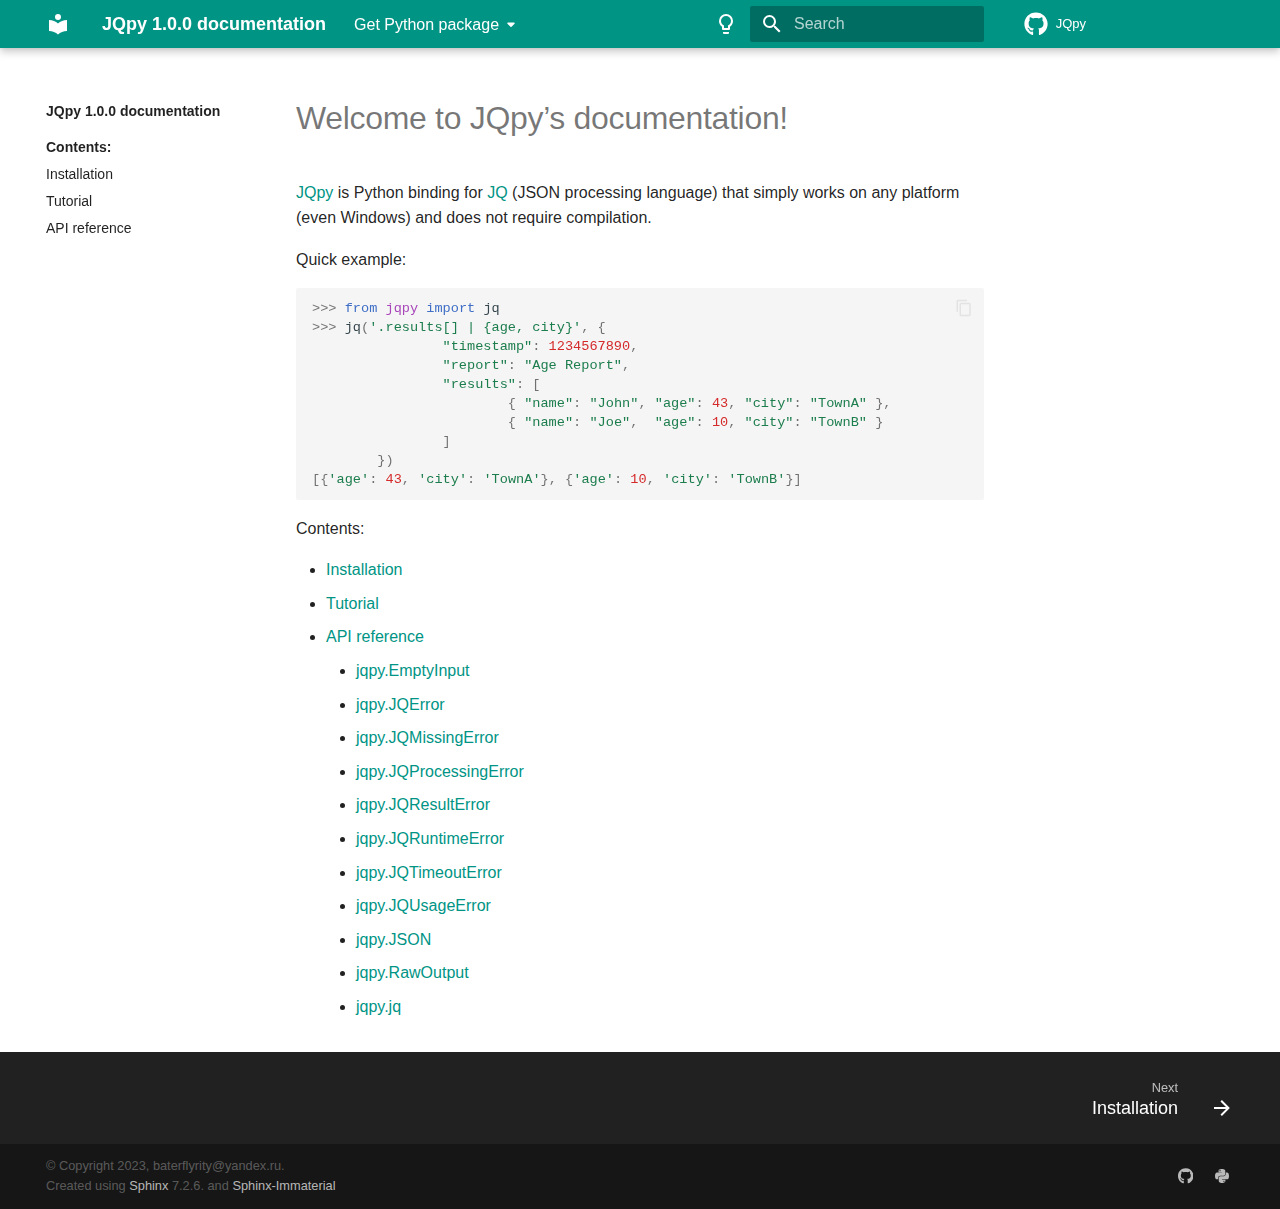
<file: documentation/_build/html/index.html>
<!doctype html>
<html lang="en" class="no-js">
  <head>
    
      <meta charset="utf-8">
      <meta name="viewport" content="width=device-width,initial-scale=1">
      
      
      
      <link rel="icon" href="">
    
    
      
        <title>JQpy 1.0.0 documentation</title>
      
    
    
      
        
        
      
      

    
    
    
      
    
        <link rel="stylesheet" type="text/css" href="_static/sphinx_immaterial_theme.c145f3631d897b861.min.css?v=b0f86f06" />
        <link rel="stylesheet" type="text/css" href="_static/graphviz.css?v=eafc0fe6" />
    <script>__md_scope=new URL(".",location),__md_hash=e=>[...e].reduce((e,_)=>(e<<5)-e+_.charCodeAt(0),0),__md_get=(e,_=localStorage,t=__md_scope)=>JSON.parse(_.getItem(t.pathname+"."+e)),__md_set=(e,_,t=localStorage,a=__md_scope)=>{try{t.setItem(a.pathname+"."+e,JSON.stringify(_))}catch(e){}}</script>
    
      

    
    
    
  </head>
  
  
    
    
      
    
    
    
    
    <body dir="ltr" data-md-color-scheme="default" data-md-color-primary="teal" data-md-color-accent="orange">
  
    
    
      <script>var palette=__md_get("__palette");if(palette&&"object"==typeof palette.color)for(var key of Object.keys(palette.color))document.body.setAttribute("data-md-color-"+key,palette.color[key])</script>
    
    <input class="md-toggle" data-md-toggle="drawer" type="checkbox" id="__drawer" autocomplete="off">
    <input class="md-toggle" data-md-toggle="search" type="checkbox" id="__search" autocomplete="off">
    <label class="md-overlay" for="__drawer"></label>
    <div data-md-component="skip">
      
    </div>
    <div data-md-component="announce">
      
    </div>
    
      <div data-md-component="outdated" hidden>
        
      </div>
    
    
      

<header class="md-header" data-md-component="header">
  <nav class="md-header__inner md-grid" aria-label="Header">
    <a href="#" title="JQpy 1.0.0 documentation" class="md-header__button md-logo" aria-label="JQpy 1.0.0 documentation" data-md-component="logo">
      
  
  <svg xmlns="http://www.w3.org/2000/svg" viewBox="0 0 24 24"><path d="M12 8a3 3 0 0 0 3-3 3 3 0 0 0-3-3 3 3 0 0 0-3 3 3 3 0 0 0 3 3m0 3.54C9.64 9.35 6.5 8 3 8v11c3.5 0 6.64 1.35 9 3.54 2.36-2.19 5.5-3.54 9-3.54V8c-3.5 0-6.64 1.35-9 3.54Z"/></svg>
    </a>
    <label class="md-header__button md-icon" for="__drawer">
      <svg xmlns="http://www.w3.org/2000/svg" viewBox="0 0 24 24"><path d="M3 6h18v2H3V6m0 5h18v2H3v-2m0 5h18v2H3v-2Z"/></svg>
    </label>
    <div class="md-header__title" data-md-component="header-title">
      <div class="md-header__ellipsis">
        <div class="md-header__topic">
          <span class="md-ellipsis">
            JQpy 1.0.0 documentation
          </span>
        </div>
        <div class="md-header__topic" data-md-component="header-topic">
          <span class="md-ellipsis">
            
              Welcome to JQpy’s documentation!
            
          </span>
        </div>
      </div>
    </div>
    
      <form class="md-header__option" data-md-component="palette">
        
          
          
          <input class="md-option" data-md-color-media="(prefers-color-scheme: light)" data-md-color-scheme="default" data-md-color-primary="teal" data-md-color-accent="orange"  aria-label="Switch to dark mode"  type="radio" name="__palette" id="__palette_1">
          
            <label class="md-header__button md-icon" title="Switch to dark mode" for="__palette_2" hidden>
              <svg xmlns="http://www.w3.org/2000/svg" viewBox="0 0 24 24"><path d="M12 2a7 7 0 0 1 7 7c0 2.38-1.19 4.47-3 5.74V17a1 1 0 0 1-1 1H9a1 1 0 0 1-1-1v-2.26C6.19 13.47 5 11.38 5 9a7 7 0 0 1 7-7M9 21v-1h6v1a1 1 0 0 1-1 1h-4a1 1 0 0 1-1-1m3-17a5 5 0 0 0-5 5c0 2.05 1.23 3.81 3 4.58V16h4v-2.42c1.77-.77 3-2.53 3-4.58a5 5 0 0 0-5-5Z"/></svg>
            </label>
          
        
          
          
          <input class="md-option" data-md-color-media="(prefers-color-scheme: dark)" data-md-color-scheme="slate" data-md-color-primary="teal" data-md-color-accent="orange"  aria-label="Switch to light mode"  type="radio" name="__palette" id="__palette_2">
          
            <label class="md-header__button md-icon" title="Switch to light mode" for="__palette_1" hidden>
              <svg xmlns="http://www.w3.org/2000/svg" viewBox="0 0 24 24"><path d="M12 2a7 7 0 0 0-7 7c0 2.38 1.19 4.47 3 5.74V17a1 1 0 0 0 1 1h6a1 1 0 0 0 1-1v-2.26c1.81-1.27 3-3.36 3-5.74a7 7 0 0 0-7-7M9 21a1 1 0 0 0 1 1h4a1 1 0 0 0 1-1v-1H9v1Z"/></svg>
            </label>
          
        
      </form>
    
    
    
      <label class="md-header__button md-icon" for="__search">
        <svg xmlns="http://www.w3.org/2000/svg" viewBox="0 0 24 24"><path d="M9.5 3A6.5 6.5 0 0 1 16 9.5c0 1.61-.59 3.09-1.56 4.23l.27.27h.79l5 5-1.5 1.5-5-5v-.79l-.27-.27A6.516 6.516 0 0 1 9.5 16 6.5 6.5 0 0 1 3 9.5 6.5 6.5 0 0 1 9.5 3m0 2C7 5 5 7 5 9.5S7 14 9.5 14 14 12 14 9.5 12 5 9.5 5Z"/></svg>
      </label>
      <div class="md-search" data-md-component="search" role="dialog">
  <label class="md-search__overlay" for="__search"></label>
  <div class="md-search__inner" role="search">
    <form class="md-search__form" name="search">
      <input type="text" class="md-search__input" name="query" aria-label="Search" placeholder="Search" autocapitalize="off" autocorrect="off" autocomplete="off" spellcheck="false" data-md-component="search-query" required>
      <label class="md-search__icon md-icon" for="__search">
        <svg xmlns="http://www.w3.org/2000/svg" viewBox="0 0 24 24"><path d="M9.5 3A6.5 6.5 0 0 1 16 9.5c0 1.61-.59 3.09-1.56 4.23l.27.27h.79l5 5-1.5 1.5-5-5v-.79l-.27-.27A6.516 6.516 0 0 1 9.5 16 6.5 6.5 0 0 1 3 9.5 6.5 6.5 0 0 1 9.5 3m0 2C7 5 5 7 5 9.5S7 14 9.5 14 14 12 14 9.5 12 5 9.5 5Z"/></svg>
        <svg xmlns="http://www.w3.org/2000/svg" viewBox="0 0 24 24"><path d="M20 11v2H8l5.5 5.5-1.42 1.42L4.16 12l7.92-7.92L13.5 5.5 8 11h12Z"/></svg>
      </label>
      <nav class="md-search__options" aria-label="Search">
        
          <a href="javascript:void(0)" class="md-search__icon md-icon" title="Share" aria-label="Share" data-clipboard data-clipboard-text="" data-md-component="search-share" tabindex="-1">
            <svg xmlns="http://www.w3.org/2000/svg" viewBox="0 0 24 24"><path d="M18 16.08c-.76 0-1.44.3-1.96.77L8.91 12.7c.05-.23.09-.46.09-.7 0-.24-.04-.47-.09-.7l7.05-4.11c.54.5 1.25.81 2.04.81a3 3 0 0 0 3-3 3 3 0 0 0-3-3 3 3 0 0 0-3 3c0 .24.04.47.09.7L8.04 9.81C7.5 9.31 6.79 9 6 9a3 3 0 0 0-3 3 3 3 0 0 0 3 3c.79 0 1.5-.31 2.04-.81l7.12 4.15c-.05.21-.08.43-.08.66 0 1.61 1.31 2.91 2.92 2.91 1.61 0 2.92-1.3 2.92-2.91A2.92 2.92 0 0 0 18 16.08Z"/></svg>
          </a>
        
        <button type="reset" class="md-search__icon md-icon" title="Clear" aria-label="Clear" tabindex="-1">
          <svg xmlns="http://www.w3.org/2000/svg" viewBox="0 0 24 24"><path d="M19 6.41 17.59 5 12 10.59 6.41 5 5 6.41 10.59 12 5 17.59 6.41 19 12 13.41 17.59 19 19 17.59 13.41 12 19 6.41Z"/></svg>
        </button>
      </nav>
      
    </form>
    <div class="md-search__output">
      <div class="md-search__scrollwrap" data-md-scrollfix>
        <div class="md-search-result" data-md-component="search-result">
          <div class="md-search-result__meta">
            Initializing search
          </div>
          <ol class="md-search-result__list"></ol>
        </div>
      </div>
    </div>
  </div>
</div>
    
    
      <div class="md-header__source">
        <a href="https://github.com/baterflyrity/jqpy/" title="Go to repository" class="md-source" data-md-component="source">
  <div class="md-source__icon md-icon">
    
    <svg xmlns="http://www.w3.org/2000/svg" viewBox="0 0 496 512"><!--! Font Awesome Free 6.2.0 by @fontawesome - https://fontawesome.com License - https://fontawesome.com/license/free (Icons: CC BY 4.0, Fonts: SIL OFL 1.1, Code: MIT License) Copyright 2022 Fonticons, Inc.--><path d="M165.9 397.4c0 2-2.3 3.6-5.2 3.6-3.3.3-5.6-1.3-5.6-3.6 0-2 2.3-3.6 5.2-3.6 3-.3 5.6 1.3 5.6 3.6zm-31.1-4.5c-.7 2 1.3 4.3 4.3 4.9 2.6 1 5.6 0 6.2-2s-1.3-4.3-4.3-5.2c-2.6-.7-5.5.3-6.2 2.3zm44.2-1.7c-2.9.7-4.9 2.6-4.6 4.9.3 2 2.9 3.3 5.9 2.6 2.9-.7 4.9-2.6 4.6-4.6-.3-1.9-3-3.2-5.9-2.9zM244.8 8C106.1 8 0 113.3 0 252c0 110.9 69.8 205.8 169.5 239.2 12.8 2.3 17.3-5.6 17.3-12.1 0-6.2-.3-40.4-.3-61.4 0 0-70 15-84.7-29.8 0 0-11.4-29.1-27.8-36.6 0 0-22.9-15.7 1.6-15.4 0 0 24.9 2 38.6 25.8 21.9 38.6 58.6 27.5 72.9 20.9 2.3-16 8.8-27.1 16-33.7-55.9-6.2-112.3-14.3-112.3-110.5 0-27.5 7.6-41.3 23.6-58.9-2.6-6.5-11.1-33.3 2.6-67.9 20.9-6.5 69 27 69 27 20-5.6 41.5-8.5 62.8-8.5s42.8 2.9 62.8 8.5c0 0 48.1-33.6 69-27 13.7 34.7 5.2 61.4 2.6 67.9 16 17.7 25.8 31.5 25.8 58.9 0 96.5-58.9 104.2-114.8 110.5 9.2 7.9 17 22.9 17 46.4 0 33.7-.3 75.4-.3 83.6 0 6.5 4.6 14.4 17.3 12.1C428.2 457.8 496 362.9 496 252 496 113.3 383.5 8 244.8 8zM97.2 352.9c-1.3 1-1 3.3.7 5.2 1.6 1.6 3.9 2.3 5.2 1 1.3-1 1-3.3-.7-5.2-1.6-1.6-3.9-2.3-5.2-1zm-10.8-8.1c-.7 1.3.3 2.9 2.3 3.9 1.6 1 3.6.7 4.3-.7.7-1.3-.3-2.9-2.3-3.9-2-.6-3.6-.3-4.3.7zm32.4 35.6c-1.6 1.3-1 4.3 1.3 6.2 2.3 2.3 5.2 2.6 6.5 1 1.3-1.3.7-4.3-1.3-6.2-2.2-2.3-5.2-2.6-6.5-1zm-11.4-14.7c-1.6 1-1.6 3.6 0 5.9 1.6 2.3 4.3 3.3 5.6 2.3 1.6-1.3 1.6-3.9 0-6.2-1.4-2.3-4-3.3-5.6-2z"/></svg>
  </div>
  <div class="md-source__repository">
    JQpy
  </div>
</a>
      </div>
    
  </nav>
  
</header>
    
    <div class="md-container" data-md-component="container">
      
      
      
      
        
          
        
      
      <main class="md-main" data-md-component="main">
        <div class="md-main__inner md-grid">
          
            
              
              <div class="md-sidebar md-sidebar--primary" data-md-component="sidebar" data-md-type="navigation" >
                <div class="md-sidebar__scrollwrap">
                  <div class="md-sidebar__inner">
                    


<nav class="md-nav md-nav--primary" aria-label="Navigation" data-md-level="0">
  <label class="md-nav__title" for="__drawer">
    <a href="#" title="JQpy 1.0.0 documentation" class="md-nav__button md-logo" aria-label="JQpy 1.0.0 documentation" data-md-component="logo">
      
  
  <svg xmlns="http://www.w3.org/2000/svg" viewBox="0 0 24 24"><path d="M12 8a3 3 0 0 0 3-3 3 3 0 0 0-3-3 3 3 0 0 0-3 3 3 3 0 0 0 3 3m0 3.54C9.64 9.35 6.5 8 3 8v11c3.5 0 6.64 1.35 9 3.54 2.36-2.19 5.5-3.54 9-3.54V8c-3.5 0-6.64 1.35-9 3.54Z"/></svg>
    </a>
    JQpy 1.0.0 documentation
  </label>
  
    <div class="md-nav__source">
      <a href="https://github.com/baterflyrity/jqpy/" title="Go to repository" class="md-source" data-md-component="source">
  <div class="md-source__icon md-icon">
    
    <svg xmlns="http://www.w3.org/2000/svg" viewBox="0 0 496 512"><!--! Font Awesome Free 6.2.0 by @fontawesome - https://fontawesome.com License - https://fontawesome.com/license/free (Icons: CC BY 4.0, Fonts: SIL OFL 1.1, Code: MIT License) Copyright 2022 Fonticons, Inc.--><path d="M165.9 397.4c0 2-2.3 3.6-5.2 3.6-3.3.3-5.6-1.3-5.6-3.6 0-2 2.3-3.6 5.2-3.6 3-.3 5.6 1.3 5.6 3.6zm-31.1-4.5c-.7 2 1.3 4.3 4.3 4.9 2.6 1 5.6 0 6.2-2s-1.3-4.3-4.3-5.2c-2.6-.7-5.5.3-6.2 2.3zm44.2-1.7c-2.9.7-4.9 2.6-4.6 4.9.3 2 2.9 3.3 5.9 2.6 2.9-.7 4.9-2.6 4.6-4.6-.3-1.9-3-3.2-5.9-2.9zM244.8 8C106.1 8 0 113.3 0 252c0 110.9 69.8 205.8 169.5 239.2 12.8 2.3 17.3-5.6 17.3-12.1 0-6.2-.3-40.4-.3-61.4 0 0-70 15-84.7-29.8 0 0-11.4-29.1-27.8-36.6 0 0-22.9-15.7 1.6-15.4 0 0 24.9 2 38.6 25.8 21.9 38.6 58.6 27.5 72.9 20.9 2.3-16 8.8-27.1 16-33.7-55.9-6.2-112.3-14.3-112.3-110.5 0-27.5 7.6-41.3 23.6-58.9-2.6-6.5-11.1-33.3 2.6-67.9 20.9-6.5 69 27 69 27 20-5.6 41.5-8.5 62.8-8.5s42.8 2.9 62.8 8.5c0 0 48.1-33.6 69-27 13.7 34.7 5.2 61.4 2.6 67.9 16 17.7 25.8 31.5 25.8 58.9 0 96.5-58.9 104.2-114.8 110.5 9.2 7.9 17 22.9 17 46.4 0 33.7-.3 75.4-.3 83.6 0 6.5 4.6 14.4 17.3 12.1C428.2 457.8 496 362.9 496 252 496 113.3 383.5 8 244.8 8zM97.2 352.9c-1.3 1-1 3.3.7 5.2 1.6 1.6 3.9 2.3 5.2 1 1.3-1 1-3.3-.7-5.2-1.6-1.6-3.9-2.3-5.2-1zm-10.8-8.1c-.7 1.3.3 2.9 2.3 3.9 1.6 1 3.6.7 4.3-.7.7-1.3-.3-2.9-2.3-3.9-2-.6-3.6-.3-4.3.7zm32.4 35.6c-1.6 1.3-1 4.3 1.3 6.2 2.3 2.3 5.2 2.6 6.5 1 1.3-1.3.7-4.3-1.3-6.2-2.2-2.3-5.2-2.6-6.5-1zm-11.4-14.7c-1.6 1-1.6 3.6 0 5.9 1.6 2.3 4.3 3.3 5.6 2.3 1.6-1.3 1.6-3.9 0-6.2-1.4-2.3-4-3.3-5.6-2z"/></svg>
  </div>
  <div class="md-source__repository">
    JQpy
  </div>
</a>
    </div>
  
  <ul class="md-nav__list" data-md-scrollfix>
    
      
      
      

  
  
  
    
      
    
    <li class="md-nav__item md-nav__item--section md-nav__item--nested">
      
      
        <input class="md-nav__toggle md-toggle md-toggle--indeterminate" data-md-toggle="__nav_1" type="checkbox" id="__nav_1" checked>
      
      
      
        <label class="md-nav__link" for="__nav_1">
          <span class="md-ellipsis">Contents:<wbr></span>
          <span class="md-nav__icon md-icon"></span>
        </label>
      
      <nav class="md-nav" aria-label="Contents:" data-md-level="1">
        <label class="md-nav__title" for="__nav_1">
          <span class="md-nav__icon md-icon"></span>
          <span class="md-ellipsis">Contents:<wbr></span>
        </label>
        <ul class="md-nav__list" data-md-scrollfix>
          
            
              
  
  
  
  
    <li class="md-nav__item">
      <a href="installation.html" class="md-nav__link">
        <span class="md-ellipsis">Installation</span>
      </a>
    </li>
  

            
          
            
              
  
  
  
  
    <li class="md-nav__item">
      <a href="tutorial.html" class="md-nav__link">
        <span class="md-ellipsis">Tutorial</span>
      </a>
    </li>
  

            
          
            
              
  
  
  
  
    <li class="md-nav__item">
      <a href="jqpy.html" class="md-nav__link">
        <span class="md-ellipsis">API reference</span>
      </a>
    </li>
  

            
          
        </ul>
      </nav>
    </li>
  
  

    
  </ul>
</nav>
                  </div>
                </div>
              </div>
            
            
              
              <div class="md-sidebar md-sidebar--secondary" data-md-component="sidebar" data-md-type="toc" >
                <div class="md-sidebar__scrollwrap">
                  <div class="md-sidebar__inner">
                    

<nav class="md-nav md-nav--secondary">
  
  
  
</nav>
                  </div>
                </div>
              </div>
            
          
          
            <div class="md-content" data-md-component="content">
              <article class="md-content__inner md-typeset" role="main">
                  


<h1 id="welcome-to-jqpy-s-documentation">Welcome to JQpy’s documentation!<a class="headerlink" href="#welcome-to-jqpy-s-documentation" title="Link to this heading">¶</a></h1>
<p><a class="reference external" href="https://pypi.org/project/jqpy/">JQpy</a> is Python binding for <a class="reference external" href="https://jqlang.github.io/jq/">JQ</a> (JSON processing language) that simply works on any platform (even Windows) and does not require compilation.</p>
<p>Quick example:</p>
<div class="highlight-ipython notranslate"><div class="highlight"><pre><span></span><code><span class="o">&gt;&gt;&gt;</span> <span class="kn">from</span> <span class="nn">jqpy</span> <span class="kn">import</span> <span class="n">jq</span>
<span class="o">&gt;&gt;&gt;</span> <span class="n">jq</span><span class="p">(</span><span class="s1">&#39;.results[] | {age, city}&#39;</span><span class="p">,</span> <span class="p">{</span>
                <span class="s2">&quot;timestamp&quot;</span><span class="p">:</span> <span class="mi">1234567890</span><span class="p">,</span>
                <span class="s2">&quot;report&quot;</span><span class="p">:</span> <span class="s2">&quot;Age Report&quot;</span><span class="p">,</span>
                <span class="s2">&quot;results&quot;</span><span class="p">:</span> <span class="p">[</span>
                        <span class="p">{</span> <span class="s2">&quot;name&quot;</span><span class="p">:</span> <span class="s2">&quot;John&quot;</span><span class="p">,</span> <span class="s2">&quot;age&quot;</span><span class="p">:</span> <span class="mi">43</span><span class="p">,</span> <span class="s2">&quot;city&quot;</span><span class="p">:</span> <span class="s2">&quot;TownA&quot;</span> <span class="p">},</span>
                        <span class="p">{</span> <span class="s2">&quot;name&quot;</span><span class="p">:</span> <span class="s2">&quot;Joe&quot;</span><span class="p">,</span>  <span class="s2">&quot;age&quot;</span><span class="p">:</span> <span class="mi">10</span><span class="p">,</span> <span class="s2">&quot;city&quot;</span><span class="p">:</span> <span class="s2">&quot;TownB&quot;</span> <span class="p">}</span>
                <span class="p">]</span>
        <span class="p">})</span>
<span class="p">[{</span><span class="s1">&#39;age&#39;</span><span class="p">:</span> <span class="mi">43</span><span class="p">,</span> <span class="s1">&#39;city&#39;</span><span class="p">:</span> <span class="s1">&#39;TownA&#39;</span><span class="p">},</span> <span class="p">{</span><span class="s1">&#39;age&#39;</span><span class="p">:</span> <span class="mi">10</span><span class="p">,</span> <span class="s1">&#39;city&#39;</span><span class="p">:</span> <span class="s1">&#39;TownB&#39;</span><span class="p">}]</span>
</code></pre></div>
</div>
<div class="toctree-wrapper compound">
<p class="caption" role="heading"><span class="caption-text">Contents:</span></p>
<ul>
<li class="toctree-l1"><a class="reference internal" href="installation.html">Installation</a></li>
<li class="toctree-l1"><a class="reference internal" href="tutorial.html">Tutorial</a></li>
<li class="toctree-l1"><a class="reference internal" href="jqpy.html">API reference</a><ul>
<li class="toctree-l2"><a class="reference internal" href="jqpy.html#jqpy.EmptyInput">jqpy.EmptyInput</a></li>
<li class="toctree-l2"><a class="reference internal" href="jqpy.html#jqpy.JQError">jqpy.JQError</a></li>
<li class="toctree-l2"><a class="reference internal" href="jqpy.html#jqpy.JQMissingError">jqpy.JQMissingError</a></li>
<li class="toctree-l2"><a class="reference internal" href="jqpy.html#jqpy.JQProcessingError">jqpy.JQProcessingError</a></li>
<li class="toctree-l2"><a class="reference internal" href="jqpy.html#jqpy.JQResultError">jqpy.JQResultError</a></li>
<li class="toctree-l2"><a class="reference internal" href="jqpy.html#jqpy.JQRuntimeError">jqpy.JQRuntimeError</a></li>
<li class="toctree-l2"><a class="reference internal" href="jqpy.html#jqpy.JQTimeoutError">jqpy.JQTimeoutError</a></li>
<li class="toctree-l2"><a class="reference internal" href="jqpy.html#jqpy.JQUsageError">jqpy.JQUsageError</a></li>
<li class="toctree-l2"><a class="reference internal" href="jqpy.html#jqpy.JSON">jqpy.JSON</a></li>
<li class="toctree-l2"><a class="reference internal" href="jqpy.html#jqpy.RawOutput">jqpy.RawOutput</a></li>
<li class="toctree-l2"><a class="reference internal" href="jqpy.html#jqpy.jq">jqpy.jq</a></li>
</ul>
</li>
</ul>
</div>






                
              </article>
            </div>
          
          
  <script>var tabs=__md_get("__tabs");if(Array.isArray(tabs))e:for(var set of document.querySelectorAll(".tabbed-set")){var tab,labels=set.querySelector(".tabbed-labels");for(tab of tabs)for(var label of labels.getElementsByTagName("label"))if(label.innerText.trim()===tab){var input=document.getElementById(label.htmlFor);input.checked=!0;continue e}}</script>

        </div>
        
          <a href="#" class="md-top md-icon" data-md-component="top" hidden>
            <svg xmlns="http://www.w3.org/2000/svg" viewBox="0 0 24 24"><path d="M13 20h-2V8l-5.5 5.5-1.42-1.42L12 4.16l7.92 7.92-1.42 1.42L13 8v12Z"/></svg>
            Back to top
          </a>
        
      </main>
      
        <footer class="md-footer">
  
    
    <nav class="md-footer__inner md-grid" aria-label="Footer" >
      
      
        
        <a href="installation.html" class="md-footer__link md-footer__link--next" aria-label="Next: Installation" rel="next">
          <div class="md-footer__title">
            <div class="md-ellipsis">
              <span class="md-footer__direction">
                Next
              </span>
              Installation
            </div>
          </div>
          <div class="md-footer__button md-icon">
            <svg xmlns="http://www.w3.org/2000/svg" viewBox="0 0 24 24"><path d="M4 11v2h12l-5.5 5.5 1.42 1.42L19.84 12l-7.92-7.92L10.5 5.5 16 11H4Z"/></svg>
          </div>
        </a>
      
    </nav>
  
  
  
  <div class="md-footer-meta md-typeset">
    
    <div class="md-footer-meta__inner md-grid">
      <div class="md-copyright">
  
    <div class="md-footer-copyright__highlight">
        &#169; Copyright 2023, baterflyrity@yandex.ru.
        
    </div>
  
    Created using
    <a href="https://www.sphinx-doc.org/" target="_blank" rel="noopener">Sphinx</a>
    7.2.6.
     and
    <a href="https://github.com/jbms/sphinx-immaterial/" target="_blank" rel="noopener">Sphinx-Immaterial</a>
  
</div>
      
        <div class="md-social">
  
    
    
    <a href="https://github.com/baterflyrity/jqpy/" target="_blank" rel="noopener" title="Sources on github.com" class="md-social__link">
      <svg xmlns="http://www.w3.org/2000/svg" viewBox="0 0 496 512"><!--! Font Awesome Free 6.2.0 by @fontawesome - https://fontawesome.com License - https://fontawesome.com/license/free (Icons: CC BY 4.0, Fonts: SIL OFL 1.1, Code: MIT License) Copyright 2022 Fonticons, Inc.--><path d="M165.9 397.4c0 2-2.3 3.6-5.2 3.6-3.3.3-5.6-1.3-5.6-3.6 0-2 2.3-3.6 5.2-3.6 3-.3 5.6 1.3 5.6 3.6zm-31.1-4.5c-.7 2 1.3 4.3 4.3 4.9 2.6 1 5.6 0 6.2-2s-1.3-4.3-4.3-5.2c-2.6-.7-5.5.3-6.2 2.3zm44.2-1.7c-2.9.7-4.9 2.6-4.6 4.9.3 2 2.9 3.3 5.9 2.6 2.9-.7 4.9-2.6 4.6-4.6-.3-1.9-3-3.2-5.9-2.9zM244.8 8C106.1 8 0 113.3 0 252c0 110.9 69.8 205.8 169.5 239.2 12.8 2.3 17.3-5.6 17.3-12.1 0-6.2-.3-40.4-.3-61.4 0 0-70 15-84.7-29.8 0 0-11.4-29.1-27.8-36.6 0 0-22.9-15.7 1.6-15.4 0 0 24.9 2 38.6 25.8 21.9 38.6 58.6 27.5 72.9 20.9 2.3-16 8.8-27.1 16-33.7-55.9-6.2-112.3-14.3-112.3-110.5 0-27.5 7.6-41.3 23.6-58.9-2.6-6.5-11.1-33.3 2.6-67.9 20.9-6.5 69 27 69 27 20-5.6 41.5-8.5 62.8-8.5s42.8 2.9 62.8 8.5c0 0 48.1-33.6 69-27 13.7 34.7 5.2 61.4 2.6 67.9 16 17.7 25.8 31.5 25.8 58.9 0 96.5-58.9 104.2-114.8 110.5 9.2 7.9 17 22.9 17 46.4 0 33.7-.3 75.4-.3 83.6 0 6.5 4.6 14.4 17.3 12.1C428.2 457.8 496 362.9 496 252 496 113.3 383.5 8 244.8 8zM97.2 352.9c-1.3 1-1 3.3.7 5.2 1.6 1.6 3.9 2.3 5.2 1 1.3-1 1-3.3-.7-5.2-1.6-1.6-3.9-2.3-5.2-1zm-10.8-8.1c-.7 1.3.3 2.9 2.3 3.9 1.6 1 3.6.7 4.3-.7.7-1.3-.3-2.9-2.3-3.9-2-.6-3.6-.3-4.3.7zm32.4 35.6c-1.6 1.3-1 4.3 1.3 6.2 2.3 2.3 5.2 2.6 6.5 1 1.3-1.3.7-4.3-1.3-6.2-2.2-2.3-5.2-2.6-6.5-1zm-11.4-14.7c-1.6 1-1.6 3.6 0 5.9 1.6 2.3 4.3 3.3 5.6 2.3 1.6-1.3 1.6-3.9 0-6.2-1.4-2.3-4-3.3-5.6-2z"/></svg>
    </a>
  
    
    
    <a href="https://pypi.org/project/jqpy/" target="_blank" rel="noopener" title="Python package" class="md-social__link">
      <svg xmlns="http://www.w3.org/2000/svg" viewBox="0 0 448 512"><!--! Font Awesome Free 6.2.0 by @fontawesome - https://fontawesome.com License - https://fontawesome.com/license/free (Icons: CC BY 4.0, Fonts: SIL OFL 1.1, Code: MIT License) Copyright 2022 Fonticons, Inc.--><path d="M439.8 200.5c-7.7-30.9-22.3-54.2-53.4-54.2h-40.1v47.4c0 36.8-31.2 67.8-66.8 67.8H172.7c-29.2 0-53.4 25-53.4 54.3v101.8c0 29 25.2 46 53.4 54.3 33.8 9.9 66.3 11.7 106.8 0 26.9-7.8 53.4-23.5 53.4-54.3v-40.7H226.2v-13.6h160.2c31.1 0 42.6-21.7 53.4-54.2 11.2-33.5 10.7-65.7 0-108.6zM286.2 404c11.1 0 20.1 9.1 20.1 20.3 0 11.3-9 20.4-20.1 20.4-11 0-20.1-9.2-20.1-20.4.1-11.3 9.1-20.3 20.1-20.3zM167.8 248.1h106.8c29.7 0 53.4-24.5 53.4-54.3V91.9c0-29-24.4-50.7-53.4-55.6-35.8-5.9-74.7-5.6-106.8.1-45.2 8-53.4 24.7-53.4 55.6v40.7h106.9v13.6h-147c-31.1 0-58.3 18.7-66.8 54.2-9.8 40.7-10.2 66.1 0 108.6 7.6 31.6 25.7 54.2 56.8 54.2H101v-48.8c0-35.3 30.5-66.4 66.8-66.4zm-6.7-142.6c-11.1 0-20.1-9.1-20.1-20.3.1-11.3 9-20.4 20.1-20.4 11 0 20.1 9.2 20.1 20.4s-9 20.3-20.1 20.3z"/></svg>
    </a>
  
</div>
      
    </div>
    
  </div>
</footer>
      
    </div>
    <div class="md-dialog" data-md-component="dialog">
      <div class="md-dialog__inner md-typeset"></div>
    </div>
    
    <script id="__config" type="application/json">{"base": ".", "features": ["navigation.expand", "navigation.instant", "navigation.sections", "navigation.top", "search.highlight", "search.share", "toc.follow", "toc.sticky", "content.tabs.link", "announce.dismiss"], "translations": {"clipboard.copied": "Copied to clipboard", "clipboard.copy": "Copy to clipboard", "search.config.lang": "en", "search.config.pipeline": "trimmer, stopWordFilter", "search.config.separator": "[\\s\\-]+", "search.placeholder": "Search", "search.result.more.one": "1 more on this page", "search.result.more.other": "# more on this page", "search.result.none": "No matching documents", "search.result.one": "1 matching document", "search.result.other": "# matching documents", "search.result.placeholder": "Type to start searching", "search.result.term.missing": "Missing", "select.version.title": "Select version"}, "version": {"provider": "mike", "staticVersions": [{"aliases": [], "title": "Get Python package", "version": "https://pypi.org/project/jqpy"}, {"aliases": [], "title": "Get sources", "version": "https://github.com/baterflyrity/jqpy"}], "versionPath": null}}</script>
    
      
        <script src="_static/sphinx_immaterial_theme.1b5b7a2d5891aec19.min.js?v=1e7b0789"></script>
    
  </body>
</html>
</file>
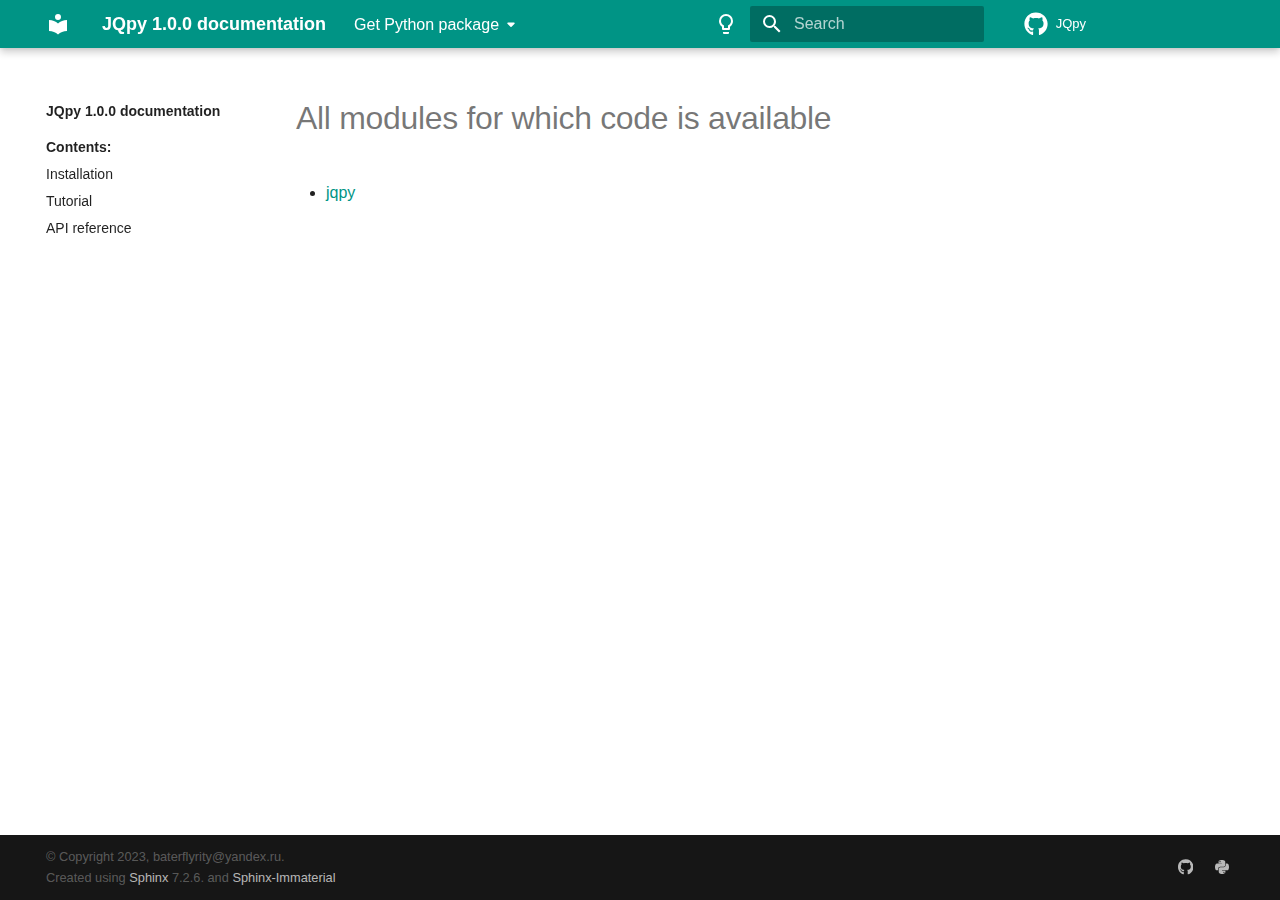
<file: documentation/_build/html/_modules/index.html>
<!doctype html>
<html lang="en" class="no-js">
  <head>
    
      <meta charset="utf-8">
      <meta name="viewport" content="width=device-width,initial-scale=1">
      
      
      
      <link rel="icon" href="">
    
    
      
        <title>Overview: module code - JQpy 1.0.0 documentation</title>
      
    
    
      
        
        
      
      

    
    
    
      
    
        <link rel="stylesheet" type="text/css" href="../_static/sphinx_immaterial_theme.c145f3631d897b861.min.css?v=b0f86f06" />
        <link rel="stylesheet" type="text/css" href="../_static/graphviz.css?v=eafc0fe6" />
    <script>__md_scope=new URL("..",location),__md_hash=e=>[...e].reduce((e,_)=>(e<<5)-e+_.charCodeAt(0),0),__md_get=(e,_=localStorage,t=__md_scope)=>JSON.parse(_.getItem(t.pathname+"."+e)),__md_set=(e,_,t=localStorage,a=__md_scope)=>{try{t.setItem(a.pathname+"."+e,JSON.stringify(_))}catch(e){}}</script>
    
      

    
    
    
  </head>
  
  
    
    
      
    
    
    
    
    <body dir="ltr" data-md-color-scheme="default" data-md-color-primary="teal" data-md-color-accent="orange">
  
    
    
      <script>var palette=__md_get("__palette");if(palette&&"object"==typeof palette.color)for(var key of Object.keys(palette.color))document.body.setAttribute("data-md-color-"+key,palette.color[key])</script>
    
    <input class="md-toggle" data-md-toggle="drawer" type="checkbox" id="__drawer" autocomplete="off">
    <input class="md-toggle" data-md-toggle="search" type="checkbox" id="__search" autocomplete="off">
    <label class="md-overlay" for="__drawer"></label>
    <div data-md-component="skip">
      
    </div>
    <div data-md-component="announce">
      
    </div>
    
      <div data-md-component="outdated" hidden>
        
      </div>
    
    
      

<header class="md-header" data-md-component="header">
  <nav class="md-header__inner md-grid" aria-label="Header">
    <a href="../index.html" title="JQpy 1.0.0 documentation" class="md-header__button md-logo" aria-label="JQpy 1.0.0 documentation" data-md-component="logo">
      
  
  <svg xmlns="http://www.w3.org/2000/svg" viewBox="0 0 24 24"><path d="M12 8a3 3 0 0 0 3-3 3 3 0 0 0-3-3 3 3 0 0 0-3 3 3 3 0 0 0 3 3m0 3.54C9.64 9.35 6.5 8 3 8v11c3.5 0 6.64 1.35 9 3.54 2.36-2.19 5.5-3.54 9-3.54V8c-3.5 0-6.64 1.35-9 3.54Z"/></svg>
    </a>
    <label class="md-header__button md-icon" for="__drawer">
      <svg xmlns="http://www.w3.org/2000/svg" viewBox="0 0 24 24"><path d="M3 6h18v2H3V6m0 5h18v2H3v-2m0 5h18v2H3v-2Z"/></svg>
    </label>
    <div class="md-header__title" data-md-component="header-title">
      <div class="md-header__ellipsis">
        <div class="md-header__topic">
          <span class="md-ellipsis">
            JQpy 1.0.0 documentation
          </span>
        </div>
        <div class="md-header__topic" data-md-component="header-topic">
          <span class="md-ellipsis">
            
              Overview: module code
            
          </span>
        </div>
      </div>
    </div>
    
      <form class="md-header__option" data-md-component="palette">
        
          
          
          <input class="md-option" data-md-color-media="(prefers-color-scheme: light)" data-md-color-scheme="default" data-md-color-primary="teal" data-md-color-accent="orange"  aria-label="Switch to dark mode"  type="radio" name="__palette" id="__palette_1">
          
            <label class="md-header__button md-icon" title="Switch to dark mode" for="__palette_2" hidden>
              <svg xmlns="http://www.w3.org/2000/svg" viewBox="0 0 24 24"><path d="M12 2a7 7 0 0 1 7 7c0 2.38-1.19 4.47-3 5.74V17a1 1 0 0 1-1 1H9a1 1 0 0 1-1-1v-2.26C6.19 13.47 5 11.38 5 9a7 7 0 0 1 7-7M9 21v-1h6v1a1 1 0 0 1-1 1h-4a1 1 0 0 1-1-1m3-17a5 5 0 0 0-5 5c0 2.05 1.23 3.81 3 4.58V16h4v-2.42c1.77-.77 3-2.53 3-4.58a5 5 0 0 0-5-5Z"/></svg>
            </label>
          
        
          
          
          <input class="md-option" data-md-color-media="(prefers-color-scheme: dark)" data-md-color-scheme="slate" data-md-color-primary="teal" data-md-color-accent="orange"  aria-label="Switch to light mode"  type="radio" name="__palette" id="__palette_2">
          
            <label class="md-header__button md-icon" title="Switch to light mode" for="__palette_1" hidden>
              <svg xmlns="http://www.w3.org/2000/svg" viewBox="0 0 24 24"><path d="M12 2a7 7 0 0 0-7 7c0 2.38 1.19 4.47 3 5.74V17a1 1 0 0 0 1 1h6a1 1 0 0 0 1-1v-2.26c1.81-1.27 3-3.36 3-5.74a7 7 0 0 0-7-7M9 21a1 1 0 0 0 1 1h4a1 1 0 0 0 1-1v-1H9v1Z"/></svg>
            </label>
          
        
      </form>
    
    
    
      <label class="md-header__button md-icon" for="__search">
        <svg xmlns="http://www.w3.org/2000/svg" viewBox="0 0 24 24"><path d="M9.5 3A6.5 6.5 0 0 1 16 9.5c0 1.61-.59 3.09-1.56 4.23l.27.27h.79l5 5-1.5 1.5-5-5v-.79l-.27-.27A6.516 6.516 0 0 1 9.5 16 6.5 6.5 0 0 1 3 9.5 6.5 6.5 0 0 1 9.5 3m0 2C7 5 5 7 5 9.5S7 14 9.5 14 14 12 14 9.5 12 5 9.5 5Z"/></svg>
      </label>
      <div class="md-search" data-md-component="search" role="dialog">
  <label class="md-search__overlay" for="__search"></label>
  <div class="md-search__inner" role="search">
    <form class="md-search__form" name="search">
      <input type="text" class="md-search__input" name="query" aria-label="Search" placeholder="Search" autocapitalize="off" autocorrect="off" autocomplete="off" spellcheck="false" data-md-component="search-query" required>
      <label class="md-search__icon md-icon" for="__search">
        <svg xmlns="http://www.w3.org/2000/svg" viewBox="0 0 24 24"><path d="M9.5 3A6.5 6.5 0 0 1 16 9.5c0 1.61-.59 3.09-1.56 4.23l.27.27h.79l5 5-1.5 1.5-5-5v-.79l-.27-.27A6.516 6.516 0 0 1 9.5 16 6.5 6.5 0 0 1 3 9.5 6.5 6.5 0 0 1 9.5 3m0 2C7 5 5 7 5 9.5S7 14 9.5 14 14 12 14 9.5 12 5 9.5 5Z"/></svg>
        <svg xmlns="http://www.w3.org/2000/svg" viewBox="0 0 24 24"><path d="M20 11v2H8l5.5 5.5-1.42 1.42L4.16 12l7.92-7.92L13.5 5.5 8 11h12Z"/></svg>
      </label>
      <nav class="md-search__options" aria-label="Search">
        
          <a href="javascript:void(0)" class="md-search__icon md-icon" title="Share" aria-label="Share" data-clipboard data-clipboard-text="" data-md-component="search-share" tabindex="-1">
            <svg xmlns="http://www.w3.org/2000/svg" viewBox="0 0 24 24"><path d="M18 16.08c-.76 0-1.44.3-1.96.77L8.91 12.7c.05-.23.09-.46.09-.7 0-.24-.04-.47-.09-.7l7.05-4.11c.54.5 1.25.81 2.04.81a3 3 0 0 0 3-3 3 3 0 0 0-3-3 3 3 0 0 0-3 3c0 .24.04.47.09.7L8.04 9.81C7.5 9.31 6.79 9 6 9a3 3 0 0 0-3 3 3 3 0 0 0 3 3c.79 0 1.5-.31 2.04-.81l7.12 4.15c-.05.21-.08.43-.08.66 0 1.61 1.31 2.91 2.92 2.91 1.61 0 2.92-1.3 2.92-2.91A2.92 2.92 0 0 0 18 16.08Z"/></svg>
          </a>
        
        <button type="reset" class="md-search__icon md-icon" title="Clear" aria-label="Clear" tabindex="-1">
          <svg xmlns="http://www.w3.org/2000/svg" viewBox="0 0 24 24"><path d="M19 6.41 17.59 5 12 10.59 6.41 5 5 6.41 10.59 12 5 17.59 6.41 19 12 13.41 17.59 19 19 17.59 13.41 12 19 6.41Z"/></svg>
        </button>
      </nav>
      
    </form>
    <div class="md-search__output">
      <div class="md-search__scrollwrap" data-md-scrollfix>
        <div class="md-search-result" data-md-component="search-result">
          <div class="md-search-result__meta">
            Initializing search
          </div>
          <ol class="md-search-result__list"></ol>
        </div>
      </div>
    </div>
  </div>
</div>
    
    
      <div class="md-header__source">
        <a href="https://github.com/baterflyrity/jqpy/" title="Go to repository" class="md-source" data-md-component="source">
  <div class="md-source__icon md-icon">
    
    <svg xmlns="http://www.w3.org/2000/svg" viewBox="0 0 496 512"><!--! Font Awesome Free 6.2.0 by @fontawesome - https://fontawesome.com License - https://fontawesome.com/license/free (Icons: CC BY 4.0, Fonts: SIL OFL 1.1, Code: MIT License) Copyright 2022 Fonticons, Inc.--><path d="M165.9 397.4c0 2-2.3 3.6-5.2 3.6-3.3.3-5.6-1.3-5.6-3.6 0-2 2.3-3.6 5.2-3.6 3-.3 5.6 1.3 5.6 3.6zm-31.1-4.5c-.7 2 1.3 4.3 4.3 4.9 2.6 1 5.6 0 6.2-2s-1.3-4.3-4.3-5.2c-2.6-.7-5.5.3-6.2 2.3zm44.2-1.7c-2.9.7-4.9 2.6-4.6 4.9.3 2 2.9 3.3 5.9 2.6 2.9-.7 4.9-2.6 4.6-4.6-.3-1.9-3-3.2-5.9-2.9zM244.8 8C106.1 8 0 113.3 0 252c0 110.9 69.8 205.8 169.5 239.2 12.8 2.3 17.3-5.6 17.3-12.1 0-6.2-.3-40.4-.3-61.4 0 0-70 15-84.7-29.8 0 0-11.4-29.1-27.8-36.6 0 0-22.9-15.7 1.6-15.4 0 0 24.9 2 38.6 25.8 21.9 38.6 58.6 27.5 72.9 20.9 2.3-16 8.8-27.1 16-33.7-55.9-6.2-112.3-14.3-112.3-110.5 0-27.5 7.6-41.3 23.6-58.9-2.6-6.5-11.1-33.3 2.6-67.9 20.9-6.5 69 27 69 27 20-5.6 41.5-8.5 62.8-8.5s42.8 2.9 62.8 8.5c0 0 48.1-33.6 69-27 13.7 34.7 5.2 61.4 2.6 67.9 16 17.7 25.8 31.5 25.8 58.9 0 96.5-58.9 104.2-114.8 110.5 9.2 7.9 17 22.9 17 46.4 0 33.7-.3 75.4-.3 83.6 0 6.5 4.6 14.4 17.3 12.1C428.2 457.8 496 362.9 496 252 496 113.3 383.5 8 244.8 8zM97.2 352.9c-1.3 1-1 3.3.7 5.2 1.6 1.6 3.9 2.3 5.2 1 1.3-1 1-3.3-.7-5.2-1.6-1.6-3.9-2.3-5.2-1zm-10.8-8.1c-.7 1.3.3 2.9 2.3 3.9 1.6 1 3.6.7 4.3-.7.7-1.3-.3-2.9-2.3-3.9-2-.6-3.6-.3-4.3.7zm32.4 35.6c-1.6 1.3-1 4.3 1.3 6.2 2.3 2.3 5.2 2.6 6.5 1 1.3-1.3.7-4.3-1.3-6.2-2.2-2.3-5.2-2.6-6.5-1zm-11.4-14.7c-1.6 1-1.6 3.6 0 5.9 1.6 2.3 4.3 3.3 5.6 2.3 1.6-1.3 1.6-3.9 0-6.2-1.4-2.3-4-3.3-5.6-2z"/></svg>
  </div>
  <div class="md-source__repository">
    JQpy
  </div>
</a>
      </div>
    
  </nav>
  
</header>
    
    <div class="md-container" data-md-component="container">
      
      
      
      
        
          
        
      
      <main class="md-main" data-md-component="main">
        <div class="md-main__inner md-grid">
          
            
              
              <div class="md-sidebar md-sidebar--primary" data-md-component="sidebar" data-md-type="navigation" >
                <div class="md-sidebar__scrollwrap">
                  <div class="md-sidebar__inner">
                    


<nav class="md-nav md-nav--primary" aria-label="Navigation" data-md-level="0">
  <label class="md-nav__title" for="__drawer">
    <a href="../index.html" title="JQpy 1.0.0 documentation" class="md-nav__button md-logo" aria-label="JQpy 1.0.0 documentation" data-md-component="logo">
      
  
  <svg xmlns="http://www.w3.org/2000/svg" viewBox="0 0 24 24"><path d="M12 8a3 3 0 0 0 3-3 3 3 0 0 0-3-3 3 3 0 0 0-3 3 3 3 0 0 0 3 3m0 3.54C9.64 9.35 6.5 8 3 8v11c3.5 0 6.64 1.35 9 3.54 2.36-2.19 5.5-3.54 9-3.54V8c-3.5 0-6.64 1.35-9 3.54Z"/></svg>
    </a>
    JQpy 1.0.0 documentation
  </label>
  
    <div class="md-nav__source">
      <a href="https://github.com/baterflyrity/jqpy/" title="Go to repository" class="md-source" data-md-component="source">
  <div class="md-source__icon md-icon">
    
    <svg xmlns="http://www.w3.org/2000/svg" viewBox="0 0 496 512"><!--! Font Awesome Free 6.2.0 by @fontawesome - https://fontawesome.com License - https://fontawesome.com/license/free (Icons: CC BY 4.0, Fonts: SIL OFL 1.1, Code: MIT License) Copyright 2022 Fonticons, Inc.--><path d="M165.9 397.4c0 2-2.3 3.6-5.2 3.6-3.3.3-5.6-1.3-5.6-3.6 0-2 2.3-3.6 5.2-3.6 3-.3 5.6 1.3 5.6 3.6zm-31.1-4.5c-.7 2 1.3 4.3 4.3 4.9 2.6 1 5.6 0 6.2-2s-1.3-4.3-4.3-5.2c-2.6-.7-5.5.3-6.2 2.3zm44.2-1.7c-2.9.7-4.9 2.6-4.6 4.9.3 2 2.9 3.3 5.9 2.6 2.9-.7 4.9-2.6 4.6-4.6-.3-1.9-3-3.2-5.9-2.9zM244.8 8C106.1 8 0 113.3 0 252c0 110.9 69.8 205.8 169.5 239.2 12.8 2.3 17.3-5.6 17.3-12.1 0-6.2-.3-40.4-.3-61.4 0 0-70 15-84.7-29.8 0 0-11.4-29.1-27.8-36.6 0 0-22.9-15.7 1.6-15.4 0 0 24.9 2 38.6 25.8 21.9 38.6 58.6 27.5 72.9 20.9 2.3-16 8.8-27.1 16-33.7-55.9-6.2-112.3-14.3-112.3-110.5 0-27.5 7.6-41.3 23.6-58.9-2.6-6.5-11.1-33.3 2.6-67.9 20.9-6.5 69 27 69 27 20-5.6 41.5-8.5 62.8-8.5s42.8 2.9 62.8 8.5c0 0 48.1-33.6 69-27 13.7 34.7 5.2 61.4 2.6 67.9 16 17.7 25.8 31.5 25.8 58.9 0 96.5-58.9 104.2-114.8 110.5 9.2 7.9 17 22.9 17 46.4 0 33.7-.3 75.4-.3 83.6 0 6.5 4.6 14.4 17.3 12.1C428.2 457.8 496 362.9 496 252 496 113.3 383.5 8 244.8 8zM97.2 352.9c-1.3 1-1 3.3.7 5.2 1.6 1.6 3.9 2.3 5.2 1 1.3-1 1-3.3-.7-5.2-1.6-1.6-3.9-2.3-5.2-1zm-10.8-8.1c-.7 1.3.3 2.9 2.3 3.9 1.6 1 3.6.7 4.3-.7.7-1.3-.3-2.9-2.3-3.9-2-.6-3.6-.3-4.3.7zm32.4 35.6c-1.6 1.3-1 4.3 1.3 6.2 2.3 2.3 5.2 2.6 6.5 1 1.3-1.3.7-4.3-1.3-6.2-2.2-2.3-5.2-2.6-6.5-1zm-11.4-14.7c-1.6 1-1.6 3.6 0 5.9 1.6 2.3 4.3 3.3 5.6 2.3 1.6-1.3 1.6-3.9 0-6.2-1.4-2.3-4-3.3-5.6-2z"/></svg>
  </div>
  <div class="md-source__repository">
    JQpy
  </div>
</a>
    </div>
  
  <ul class="md-nav__list" data-md-scrollfix>
    
      
      
      

  
  
  
    
      
    
    <li class="md-nav__item md-nav__item--section md-nav__item--nested">
      
      
        <input class="md-nav__toggle md-toggle md-toggle--indeterminate" data-md-toggle="__nav_1" type="checkbox" id="__nav_1" checked>
      
      
      
        <label class="md-nav__link" for="__nav_1">
          <span class="md-ellipsis">Contents:<wbr></span>
          <span class="md-nav__icon md-icon"></span>
        </label>
      
      <nav class="md-nav" aria-label="Contents:" data-md-level="1">
        <label class="md-nav__title" for="__nav_1">
          <span class="md-nav__icon md-icon"></span>
          <span class="md-ellipsis">Contents:<wbr></span>
        </label>
        <ul class="md-nav__list" data-md-scrollfix>
          
            
              
  
  
  
  
    <li class="md-nav__item">
      <a href="../installation.html" class="md-nav__link">
        <span class="md-ellipsis">Installation</span>
      </a>
    </li>
  

            
          
            
              
  
  
  
  
    <li class="md-nav__item">
      <a href="../tutorial.html" class="md-nav__link">
        <span class="md-ellipsis">Tutorial</span>
      </a>
    </li>
  

            
          
            
              
  
  
  
  
    <li class="md-nav__item">
      <a href="../jqpy.html" class="md-nav__link">
        <span class="md-ellipsis">API reference</span>
      </a>
    </li>
  

            
          
        </ul>
      </nav>
    </li>
  
  

    
  </ul>
</nav>
                  </div>
                </div>
              </div>
            
            
              
              <div class="md-sidebar md-sidebar--secondary" data-md-component="sidebar" data-md-type="toc" >
                <div class="md-sidebar__scrollwrap">
                  <div class="md-sidebar__inner">
                    

<nav class="md-nav md-nav--secondary">
  
  
  
</nav>
                  </div>
                </div>
              </div>
            
          
          
            <div class="md-content" data-md-component="content">
              <article class="md-content__inner md-typeset" role="main">
                  


<h1>All modules for which code is available</h1>
<ul><li><a href="jqpy.html">jqpy</a></li>
</ul>





                
              </article>
            </div>
          
          
  <script>var tabs=__md_get("__tabs");if(Array.isArray(tabs))e:for(var set of document.querySelectorAll(".tabbed-set")){var tab,labels=set.querySelector(".tabbed-labels");for(tab of tabs)for(var label of labels.getElementsByTagName("label"))if(label.innerText.trim()===tab){var input=document.getElementById(label.htmlFor);input.checked=!0;continue e}}</script>

        </div>
        
          <a href="#" class="md-top md-icon" data-md-component="top" hidden>
            <svg xmlns="http://www.w3.org/2000/svg" viewBox="0 0 24 24"><path d="M13 20h-2V8l-5.5 5.5-1.42-1.42L12 4.16l7.92 7.92-1.42 1.42L13 8v12Z"/></svg>
            Back to top
          </a>
        
      </main>
      
        <footer class="md-footer">
  
  
  
  <div class="md-footer-meta md-typeset">
    
    <div class="md-footer-meta__inner md-grid">
      <div class="md-copyright">
  
    <div class="md-footer-copyright__highlight">
        &#169; Copyright 2023, baterflyrity@yandex.ru.
        
    </div>
  
    Created using
    <a href="https://www.sphinx-doc.org/" target="_blank" rel="noopener">Sphinx</a>
    7.2.6.
     and
    <a href="https://github.com/jbms/sphinx-immaterial/" target="_blank" rel="noopener">Sphinx-Immaterial</a>
  
</div>
      
        <div class="md-social">
  
    
    
    <a href="https://github.com/baterflyrity/jqpy/" target="_blank" rel="noopener" title="Sources on github.com" class="md-social__link">
      <svg xmlns="http://www.w3.org/2000/svg" viewBox="0 0 496 512"><!--! Font Awesome Free 6.2.0 by @fontawesome - https://fontawesome.com License - https://fontawesome.com/license/free (Icons: CC BY 4.0, Fonts: SIL OFL 1.1, Code: MIT License) Copyright 2022 Fonticons, Inc.--><path d="M165.9 397.4c0 2-2.3 3.6-5.2 3.6-3.3.3-5.6-1.3-5.6-3.6 0-2 2.3-3.6 5.2-3.6 3-.3 5.6 1.3 5.6 3.6zm-31.1-4.5c-.7 2 1.3 4.3 4.3 4.9 2.6 1 5.6 0 6.2-2s-1.3-4.3-4.3-5.2c-2.6-.7-5.5.3-6.2 2.3zm44.2-1.7c-2.9.7-4.9 2.6-4.6 4.9.3 2 2.9 3.3 5.9 2.6 2.9-.7 4.9-2.6 4.6-4.6-.3-1.9-3-3.2-5.9-2.9zM244.8 8C106.1 8 0 113.3 0 252c0 110.9 69.8 205.8 169.5 239.2 12.8 2.3 17.3-5.6 17.3-12.1 0-6.2-.3-40.4-.3-61.4 0 0-70 15-84.7-29.8 0 0-11.4-29.1-27.8-36.6 0 0-22.9-15.7 1.6-15.4 0 0 24.9 2 38.6 25.8 21.9 38.6 58.6 27.5 72.9 20.9 2.3-16 8.8-27.1 16-33.7-55.9-6.2-112.3-14.3-112.3-110.5 0-27.5 7.6-41.3 23.6-58.9-2.6-6.5-11.1-33.3 2.6-67.9 20.9-6.5 69 27 69 27 20-5.6 41.5-8.5 62.8-8.5s42.8 2.9 62.8 8.5c0 0 48.1-33.6 69-27 13.7 34.7 5.2 61.4 2.6 67.9 16 17.7 25.8 31.5 25.8 58.9 0 96.5-58.9 104.2-114.8 110.5 9.2 7.9 17 22.9 17 46.4 0 33.7-.3 75.4-.3 83.6 0 6.5 4.6 14.4 17.3 12.1C428.2 457.8 496 362.9 496 252 496 113.3 383.5 8 244.8 8zM97.2 352.9c-1.3 1-1 3.3.7 5.2 1.6 1.6 3.9 2.3 5.2 1 1.3-1 1-3.3-.7-5.2-1.6-1.6-3.9-2.3-5.2-1zm-10.8-8.1c-.7 1.3.3 2.9 2.3 3.9 1.6 1 3.6.7 4.3-.7.7-1.3-.3-2.9-2.3-3.9-2-.6-3.6-.3-4.3.7zm32.4 35.6c-1.6 1.3-1 4.3 1.3 6.2 2.3 2.3 5.2 2.6 6.5 1 1.3-1.3.7-4.3-1.3-6.2-2.2-2.3-5.2-2.6-6.5-1zm-11.4-14.7c-1.6 1-1.6 3.6 0 5.9 1.6 2.3 4.3 3.3 5.6 2.3 1.6-1.3 1.6-3.9 0-6.2-1.4-2.3-4-3.3-5.6-2z"/></svg>
    </a>
  
    
    
    <a href="https://pypi.org/project/jqpy/" target="_blank" rel="noopener" title="Python package" class="md-social__link">
      <svg xmlns="http://www.w3.org/2000/svg" viewBox="0 0 448 512"><!--! Font Awesome Free 6.2.0 by @fontawesome - https://fontawesome.com License - https://fontawesome.com/license/free (Icons: CC BY 4.0, Fonts: SIL OFL 1.1, Code: MIT License) Copyright 2022 Fonticons, Inc.--><path d="M439.8 200.5c-7.7-30.9-22.3-54.2-53.4-54.2h-40.1v47.4c0 36.8-31.2 67.8-66.8 67.8H172.7c-29.2 0-53.4 25-53.4 54.3v101.8c0 29 25.2 46 53.4 54.3 33.8 9.9 66.3 11.7 106.8 0 26.9-7.8 53.4-23.5 53.4-54.3v-40.7H226.2v-13.6h160.2c31.1 0 42.6-21.7 53.4-54.2 11.2-33.5 10.7-65.7 0-108.6zM286.2 404c11.1 0 20.1 9.1 20.1 20.3 0 11.3-9 20.4-20.1 20.4-11 0-20.1-9.2-20.1-20.4.1-11.3 9.1-20.3 20.1-20.3zM167.8 248.1h106.8c29.7 0 53.4-24.5 53.4-54.3V91.9c0-29-24.4-50.7-53.4-55.6-35.8-5.9-74.7-5.6-106.8.1-45.2 8-53.4 24.7-53.4 55.6v40.7h106.9v13.6h-147c-31.1 0-58.3 18.7-66.8 54.2-9.8 40.7-10.2 66.1 0 108.6 7.6 31.6 25.7 54.2 56.8 54.2H101v-48.8c0-35.3 30.5-66.4 66.8-66.4zm-6.7-142.6c-11.1 0-20.1-9.1-20.1-20.3.1-11.3 9-20.4 20.1-20.4 11 0 20.1 9.2 20.1 20.4s-9 20.3-20.1 20.3z"/></svg>
    </a>
  
</div>
      
    </div>
    
  </div>
</footer>
      
    </div>
    <div class="md-dialog" data-md-component="dialog">
      <div class="md-dialog__inner md-typeset"></div>
    </div>
    
    <script id="__config" type="application/json">{"base": "..", "features": ["navigation.expand", "navigation.instant", "navigation.sections", "navigation.top", "search.highlight", "search.share", "toc.follow", "toc.sticky", "content.tabs.link", "announce.dismiss"], "translations": {"clipboard.copied": "Copied to clipboard", "clipboard.copy": "Copy to clipboard", "search.config.lang": "en", "search.config.pipeline": "trimmer, stopWordFilter", "search.config.separator": "[\\s\\-]+", "search.placeholder": "Search", "search.result.more.one": "1 more on this page", "search.result.more.other": "# more on this page", "search.result.none": "No matching documents", "search.result.one": "1 matching document", "search.result.other": "# matching documents", "search.result.placeholder": "Type to start searching", "search.result.term.missing": "Missing", "select.version.title": "Select version"}, "version": {"provider": "mike", "staticVersions": [{"aliases": [], "title": "Get Python package", "version": "https://pypi.org/project/jqpy"}, {"aliases": [], "title": "Get sources", "version": "https://github.com/baterflyrity/jqpy"}], "versionPath": null}}</script>
    
      
        <script src="../_static/sphinx_immaterial_theme.1b5b7a2d5891aec19.min.js?v=1e7b0789"></script>
    
  </body>
</html>
</file>
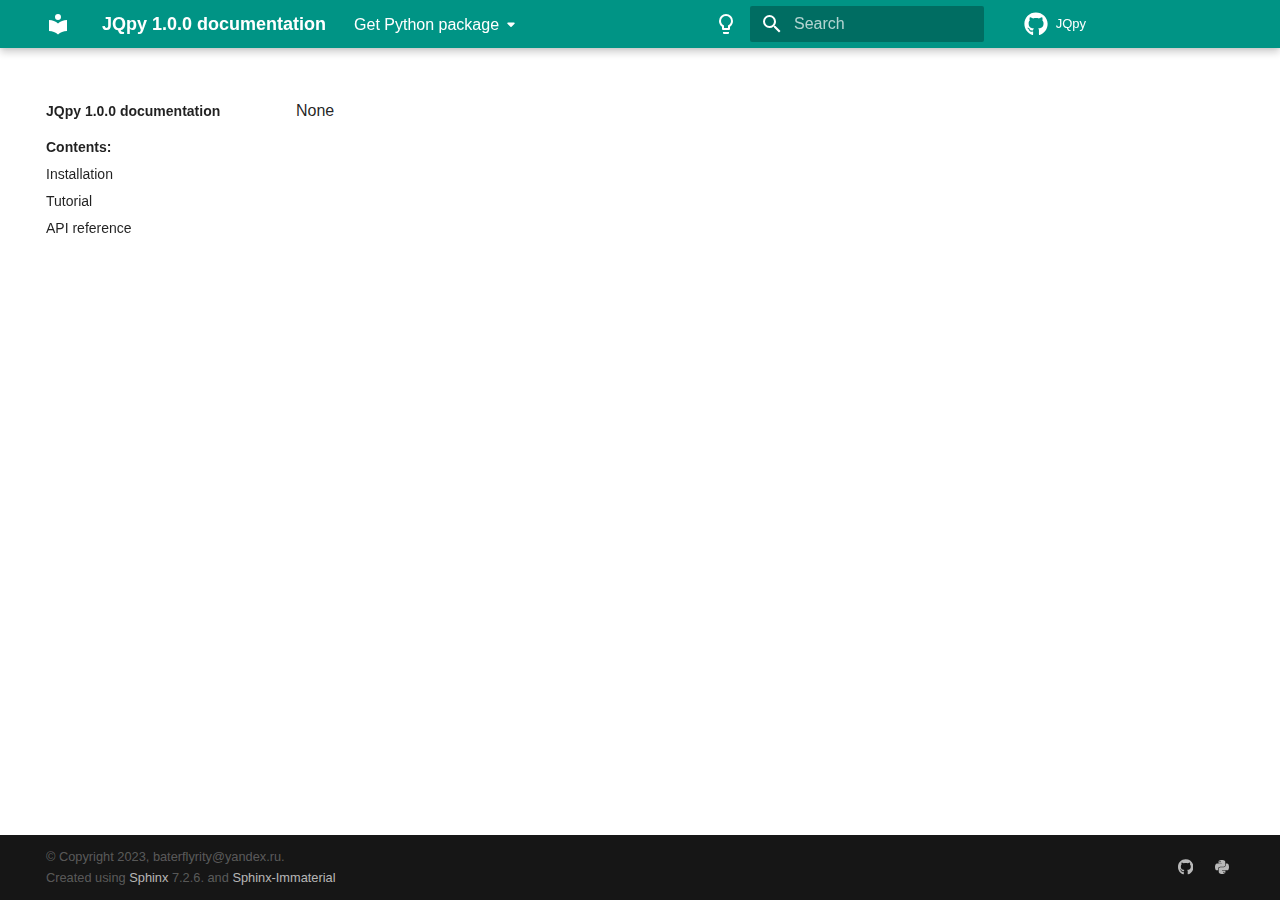
<file: documentation/_build/html/genindex.html>
<!doctype html>
<html lang="en" class="no-js">
  <head>
    
      <meta charset="utf-8">
      <meta name="viewport" content="width=device-width,initial-scale=1">
      
      
      
      <link rel="icon" href="">
    
    
      
        <title>None - JQpy 1.0.0 documentation</title>
      
    
    
      
        
        
      
      

    
    
    
      
    
        <link rel="stylesheet" type="text/css" href="_static/sphinx_immaterial_theme.c145f3631d897b861.min.css?v=b0f86f06" />
        <link rel="stylesheet" type="text/css" href="_static/graphviz.css?v=eafc0fe6" />
    <script>__md_scope=new URL(".",location),__md_hash=e=>[...e].reduce((e,_)=>(e<<5)-e+_.charCodeAt(0),0),__md_get=(e,_=localStorage,t=__md_scope)=>JSON.parse(_.getItem(t.pathname+"."+e)),__md_set=(e,_,t=localStorage,a=__md_scope)=>{try{t.setItem(a.pathname+"."+e,JSON.stringify(_))}catch(e){}}</script>
    
      

    
    
    
  </head>
  
  
    
    
      
    
    
    
    
    <body dir="ltr" data-md-color-scheme="default" data-md-color-primary="teal" data-md-color-accent="orange">
  
    
    
      <script>var palette=__md_get("__palette");if(palette&&"object"==typeof palette.color)for(var key of Object.keys(palette.color))document.body.setAttribute("data-md-color-"+key,palette.color[key])</script>
    
    <input class="md-toggle" data-md-toggle="drawer" type="checkbox" id="__drawer" autocomplete="off">
    <input class="md-toggle" data-md-toggle="search" type="checkbox" id="__search" autocomplete="off">
    <label class="md-overlay" for="__drawer"></label>
    <div data-md-component="skip">
      
    </div>
    <div data-md-component="announce">
      
    </div>
    
      <div data-md-component="outdated" hidden>
        
      </div>
    
    
      

<header class="md-header" data-md-component="header">
  <nav class="md-header__inner md-grid" aria-label="Header">
    <a href="index.html" title="JQpy 1.0.0 documentation" class="md-header__button md-logo" aria-label="JQpy 1.0.0 documentation" data-md-component="logo">
      
  
  <svg xmlns="http://www.w3.org/2000/svg" viewBox="0 0 24 24"><path d="M12 8a3 3 0 0 0 3-3 3 3 0 0 0-3-3 3 3 0 0 0-3 3 3 3 0 0 0 3 3m0 3.54C9.64 9.35 6.5 8 3 8v11c3.5 0 6.64 1.35 9 3.54 2.36-2.19 5.5-3.54 9-3.54V8c-3.5 0-6.64 1.35-9 3.54Z"/></svg>
    </a>
    <label class="md-header__button md-icon" for="__drawer">
      <svg xmlns="http://www.w3.org/2000/svg" viewBox="0 0 24 24"><path d="M3 6h18v2H3V6m0 5h18v2H3v-2m0 5h18v2H3v-2Z"/></svg>
    </label>
    <div class="md-header__title" data-md-component="header-title">
      <div class="md-header__ellipsis">
        <div class="md-header__topic">
          <span class="md-ellipsis">
            JQpy 1.0.0 documentation
          </span>
        </div>
        <div class="md-header__topic" data-md-component="header-topic">
          <span class="md-ellipsis">
            
              None
            
          </span>
        </div>
      </div>
    </div>
    
      <form class="md-header__option" data-md-component="palette">
        
          
          
          <input class="md-option" data-md-color-media="(prefers-color-scheme: light)" data-md-color-scheme="default" data-md-color-primary="teal" data-md-color-accent="orange"  aria-label="Switch to dark mode"  type="radio" name="__palette" id="__palette_1">
          
            <label class="md-header__button md-icon" title="Switch to dark mode" for="__palette_2" hidden>
              <svg xmlns="http://www.w3.org/2000/svg" viewBox="0 0 24 24"><path d="M12 2a7 7 0 0 1 7 7c0 2.38-1.19 4.47-3 5.74V17a1 1 0 0 1-1 1H9a1 1 0 0 1-1-1v-2.26C6.19 13.47 5 11.38 5 9a7 7 0 0 1 7-7M9 21v-1h6v1a1 1 0 0 1-1 1h-4a1 1 0 0 1-1-1m3-17a5 5 0 0 0-5 5c0 2.05 1.23 3.81 3 4.58V16h4v-2.42c1.77-.77 3-2.53 3-4.58a5 5 0 0 0-5-5Z"/></svg>
            </label>
          
        
          
          
          <input class="md-option" data-md-color-media="(prefers-color-scheme: dark)" data-md-color-scheme="slate" data-md-color-primary="teal" data-md-color-accent="orange"  aria-label="Switch to light mode"  type="radio" name="__palette" id="__palette_2">
          
            <label class="md-header__button md-icon" title="Switch to light mode" for="__palette_1" hidden>
              <svg xmlns="http://www.w3.org/2000/svg" viewBox="0 0 24 24"><path d="M12 2a7 7 0 0 0-7 7c0 2.38 1.19 4.47 3 5.74V17a1 1 0 0 0 1 1h6a1 1 0 0 0 1-1v-2.26c1.81-1.27 3-3.36 3-5.74a7 7 0 0 0-7-7M9 21a1 1 0 0 0 1 1h4a1 1 0 0 0 1-1v-1H9v1Z"/></svg>
            </label>
          
        
      </form>
    
    
    
      <label class="md-header__button md-icon" for="__search">
        <svg xmlns="http://www.w3.org/2000/svg" viewBox="0 0 24 24"><path d="M9.5 3A6.5 6.5 0 0 1 16 9.5c0 1.61-.59 3.09-1.56 4.23l.27.27h.79l5 5-1.5 1.5-5-5v-.79l-.27-.27A6.516 6.516 0 0 1 9.5 16 6.5 6.5 0 0 1 3 9.5 6.5 6.5 0 0 1 9.5 3m0 2C7 5 5 7 5 9.5S7 14 9.5 14 14 12 14 9.5 12 5 9.5 5Z"/></svg>
      </label>
      <div class="md-search" data-md-component="search" role="dialog">
  <label class="md-search__overlay" for="__search"></label>
  <div class="md-search__inner" role="search">
    <form class="md-search__form" name="search">
      <input type="text" class="md-search__input" name="query" aria-label="Search" placeholder="Search" autocapitalize="off" autocorrect="off" autocomplete="off" spellcheck="false" data-md-component="search-query" required>
      <label class="md-search__icon md-icon" for="__search">
        <svg xmlns="http://www.w3.org/2000/svg" viewBox="0 0 24 24"><path d="M9.5 3A6.5 6.5 0 0 1 16 9.5c0 1.61-.59 3.09-1.56 4.23l.27.27h.79l5 5-1.5 1.5-5-5v-.79l-.27-.27A6.516 6.516 0 0 1 9.5 16 6.5 6.5 0 0 1 3 9.5 6.5 6.5 0 0 1 9.5 3m0 2C7 5 5 7 5 9.5S7 14 9.5 14 14 12 14 9.5 12 5 9.5 5Z"/></svg>
        <svg xmlns="http://www.w3.org/2000/svg" viewBox="0 0 24 24"><path d="M20 11v2H8l5.5 5.5-1.42 1.42L4.16 12l7.92-7.92L13.5 5.5 8 11h12Z"/></svg>
      </label>
      <nav class="md-search__options" aria-label="Search">
        
          <a href="javascript:void(0)" class="md-search__icon md-icon" title="Share" aria-label="Share" data-clipboard data-clipboard-text="" data-md-component="search-share" tabindex="-1">
            <svg xmlns="http://www.w3.org/2000/svg" viewBox="0 0 24 24"><path d="M18 16.08c-.76 0-1.44.3-1.96.77L8.91 12.7c.05-.23.09-.46.09-.7 0-.24-.04-.47-.09-.7l7.05-4.11c.54.5 1.25.81 2.04.81a3 3 0 0 0 3-3 3 3 0 0 0-3-3 3 3 0 0 0-3 3c0 .24.04.47.09.7L8.04 9.81C7.5 9.31 6.79 9 6 9a3 3 0 0 0-3 3 3 3 0 0 0 3 3c.79 0 1.5-.31 2.04-.81l7.12 4.15c-.05.21-.08.43-.08.66 0 1.61 1.31 2.91 2.92 2.91 1.61 0 2.92-1.3 2.92-2.91A2.92 2.92 0 0 0 18 16.08Z"/></svg>
          </a>
        
        <button type="reset" class="md-search__icon md-icon" title="Clear" aria-label="Clear" tabindex="-1">
          <svg xmlns="http://www.w3.org/2000/svg" viewBox="0 0 24 24"><path d="M19 6.41 17.59 5 12 10.59 6.41 5 5 6.41 10.59 12 5 17.59 6.41 19 12 13.41 17.59 19 19 17.59 13.41 12 19 6.41Z"/></svg>
        </button>
      </nav>
      
    </form>
    <div class="md-search__output">
      <div class="md-search__scrollwrap" data-md-scrollfix>
        <div class="md-search-result" data-md-component="search-result">
          <div class="md-search-result__meta">
            Initializing search
          </div>
          <ol class="md-search-result__list"></ol>
        </div>
      </div>
    </div>
  </div>
</div>
    
    
      <div class="md-header__source">
        <a href="https://github.com/baterflyrity/jqpy/" title="Go to repository" class="md-source" data-md-component="source">
  <div class="md-source__icon md-icon">
    
    <svg xmlns="http://www.w3.org/2000/svg" viewBox="0 0 496 512"><!--! Font Awesome Free 6.2.0 by @fontawesome - https://fontawesome.com License - https://fontawesome.com/license/free (Icons: CC BY 4.0, Fonts: SIL OFL 1.1, Code: MIT License) Copyright 2022 Fonticons, Inc.--><path d="M165.9 397.4c0 2-2.3 3.6-5.2 3.6-3.3.3-5.6-1.3-5.6-3.6 0-2 2.3-3.6 5.2-3.6 3-.3 5.6 1.3 5.6 3.6zm-31.1-4.5c-.7 2 1.3 4.3 4.3 4.9 2.6 1 5.6 0 6.2-2s-1.3-4.3-4.3-5.2c-2.6-.7-5.5.3-6.2 2.3zm44.2-1.7c-2.9.7-4.9 2.6-4.6 4.9.3 2 2.9 3.3 5.9 2.6 2.9-.7 4.9-2.6 4.6-4.6-.3-1.9-3-3.2-5.9-2.9zM244.8 8C106.1 8 0 113.3 0 252c0 110.9 69.8 205.8 169.5 239.2 12.8 2.3 17.3-5.6 17.3-12.1 0-6.2-.3-40.4-.3-61.4 0 0-70 15-84.7-29.8 0 0-11.4-29.1-27.8-36.6 0 0-22.9-15.7 1.6-15.4 0 0 24.9 2 38.6 25.8 21.9 38.6 58.6 27.5 72.9 20.9 2.3-16 8.8-27.1 16-33.7-55.9-6.2-112.3-14.3-112.3-110.5 0-27.5 7.6-41.3 23.6-58.9-2.6-6.5-11.1-33.3 2.6-67.9 20.9-6.5 69 27 69 27 20-5.6 41.5-8.5 62.8-8.5s42.8 2.9 62.8 8.5c0 0 48.1-33.6 69-27 13.7 34.7 5.2 61.4 2.6 67.9 16 17.7 25.8 31.5 25.8 58.9 0 96.5-58.9 104.2-114.8 110.5 9.2 7.9 17 22.9 17 46.4 0 33.7-.3 75.4-.3 83.6 0 6.5 4.6 14.4 17.3 12.1C428.2 457.8 496 362.9 496 252 496 113.3 383.5 8 244.8 8zM97.2 352.9c-1.3 1-1 3.3.7 5.2 1.6 1.6 3.9 2.3 5.2 1 1.3-1 1-3.3-.7-5.2-1.6-1.6-3.9-2.3-5.2-1zm-10.8-8.1c-.7 1.3.3 2.9 2.3 3.9 1.6 1 3.6.7 4.3-.7.7-1.3-.3-2.9-2.3-3.9-2-.6-3.6-.3-4.3.7zm32.4 35.6c-1.6 1.3-1 4.3 1.3 6.2 2.3 2.3 5.2 2.6 6.5 1 1.3-1.3.7-4.3-1.3-6.2-2.2-2.3-5.2-2.6-6.5-1zm-11.4-14.7c-1.6 1-1.6 3.6 0 5.9 1.6 2.3 4.3 3.3 5.6 2.3 1.6-1.3 1.6-3.9 0-6.2-1.4-2.3-4-3.3-5.6-2z"/></svg>
  </div>
  <div class="md-source__repository">
    JQpy
  </div>
</a>
      </div>
    
  </nav>
  
</header>
    
    <div class="md-container" data-md-component="container">
      
      
      
      
        
          
        
      
      <main class="md-main" data-md-component="main">
        <div class="md-main__inner md-grid">
          
            
              
              <div class="md-sidebar md-sidebar--primary" data-md-component="sidebar" data-md-type="navigation" >
                <div class="md-sidebar__scrollwrap">
                  <div class="md-sidebar__inner">
                    


<nav class="md-nav md-nav--primary" aria-label="Navigation" data-md-level="0">
  <label class="md-nav__title" for="__drawer">
    <a href="index.html" title="JQpy 1.0.0 documentation" class="md-nav__button md-logo" aria-label="JQpy 1.0.0 documentation" data-md-component="logo">
      
  
  <svg xmlns="http://www.w3.org/2000/svg" viewBox="0 0 24 24"><path d="M12 8a3 3 0 0 0 3-3 3 3 0 0 0-3-3 3 3 0 0 0-3 3 3 3 0 0 0 3 3m0 3.54C9.64 9.35 6.5 8 3 8v11c3.5 0 6.64 1.35 9 3.54 2.36-2.19 5.5-3.54 9-3.54V8c-3.5 0-6.64 1.35-9 3.54Z"/></svg>
    </a>
    JQpy 1.0.0 documentation
  </label>
  
    <div class="md-nav__source">
      <a href="https://github.com/baterflyrity/jqpy/" title="Go to repository" class="md-source" data-md-component="source">
  <div class="md-source__icon md-icon">
    
    <svg xmlns="http://www.w3.org/2000/svg" viewBox="0 0 496 512"><!--! Font Awesome Free 6.2.0 by @fontawesome - https://fontawesome.com License - https://fontawesome.com/license/free (Icons: CC BY 4.0, Fonts: SIL OFL 1.1, Code: MIT License) Copyright 2022 Fonticons, Inc.--><path d="M165.9 397.4c0 2-2.3 3.6-5.2 3.6-3.3.3-5.6-1.3-5.6-3.6 0-2 2.3-3.6 5.2-3.6 3-.3 5.6 1.3 5.6 3.6zm-31.1-4.5c-.7 2 1.3 4.3 4.3 4.9 2.6 1 5.6 0 6.2-2s-1.3-4.3-4.3-5.2c-2.6-.7-5.5.3-6.2 2.3zm44.2-1.7c-2.9.7-4.9 2.6-4.6 4.9.3 2 2.9 3.3 5.9 2.6 2.9-.7 4.9-2.6 4.6-4.6-.3-1.9-3-3.2-5.9-2.9zM244.8 8C106.1 8 0 113.3 0 252c0 110.9 69.8 205.8 169.5 239.2 12.8 2.3 17.3-5.6 17.3-12.1 0-6.2-.3-40.4-.3-61.4 0 0-70 15-84.7-29.8 0 0-11.4-29.1-27.8-36.6 0 0-22.9-15.7 1.6-15.4 0 0 24.9 2 38.6 25.8 21.9 38.6 58.6 27.5 72.9 20.9 2.3-16 8.8-27.1 16-33.7-55.9-6.2-112.3-14.3-112.3-110.5 0-27.5 7.6-41.3 23.6-58.9-2.6-6.5-11.1-33.3 2.6-67.9 20.9-6.5 69 27 69 27 20-5.6 41.5-8.5 62.8-8.5s42.8 2.9 62.8 8.5c0 0 48.1-33.6 69-27 13.7 34.7 5.2 61.4 2.6 67.9 16 17.7 25.8 31.5 25.8 58.9 0 96.5-58.9 104.2-114.8 110.5 9.2 7.9 17 22.9 17 46.4 0 33.7-.3 75.4-.3 83.6 0 6.5 4.6 14.4 17.3 12.1C428.2 457.8 496 362.9 496 252 496 113.3 383.5 8 244.8 8zM97.2 352.9c-1.3 1-1 3.3.7 5.2 1.6 1.6 3.9 2.3 5.2 1 1.3-1 1-3.3-.7-5.2-1.6-1.6-3.9-2.3-5.2-1zm-10.8-8.1c-.7 1.3.3 2.9 2.3 3.9 1.6 1 3.6.7 4.3-.7.7-1.3-.3-2.9-2.3-3.9-2-.6-3.6-.3-4.3.7zm32.4 35.6c-1.6 1.3-1 4.3 1.3 6.2 2.3 2.3 5.2 2.6 6.5 1 1.3-1.3.7-4.3-1.3-6.2-2.2-2.3-5.2-2.6-6.5-1zm-11.4-14.7c-1.6 1-1.6 3.6 0 5.9 1.6 2.3 4.3 3.3 5.6 2.3 1.6-1.3 1.6-3.9 0-6.2-1.4-2.3-4-3.3-5.6-2z"/></svg>
  </div>
  <div class="md-source__repository">
    JQpy
  </div>
</a>
    </div>
  
  <ul class="md-nav__list" data-md-scrollfix>
    
      
      
      

  
  
  
    
      
    
    <li class="md-nav__item md-nav__item--section md-nav__item--nested">
      
      
        <input class="md-nav__toggle md-toggle md-toggle--indeterminate" data-md-toggle="__nav_1" type="checkbox" id="__nav_1" checked>
      
      
      
        <label class="md-nav__link" for="__nav_1">
          <span class="md-ellipsis">Contents:<wbr></span>
          <span class="md-nav__icon md-icon"></span>
        </label>
      
      <nav class="md-nav" aria-label="Contents:" data-md-level="1">
        <label class="md-nav__title" for="__nav_1">
          <span class="md-nav__icon md-icon"></span>
          <span class="md-ellipsis">Contents:<wbr></span>
        </label>
        <ul class="md-nav__list" data-md-scrollfix>
          
            
              
  
  
  
  
    <li class="md-nav__item">
      <a href="installation.html" class="md-nav__link">
        <span class="md-ellipsis">Installation</span>
      </a>
    </li>
  

            
          
            
              
  
  
  
  
    <li class="md-nav__item">
      <a href="tutorial.html" class="md-nav__link">
        <span class="md-ellipsis">Tutorial</span>
      </a>
    </li>
  

            
          
            
              
  
  
  
  
    <li class="md-nav__item">
      <a href="jqpy.html" class="md-nav__link">
        <span class="md-ellipsis">API reference</span>
      </a>
    </li>
  

            
          
        </ul>
      </nav>
    </li>
  
  

    
  </ul>
</nav>
                  </div>
                </div>
              </div>
            
            
              
              <div class="md-sidebar md-sidebar--secondary" data-md-component="sidebar" data-md-type="toc" >
                <div class="md-sidebar__scrollwrap">
                  <div class="md-sidebar__inner">
                    

<nav class="md-nav md-nav--secondary">
  
  
  
</nav>
                  </div>
                </div>
              </div>
            
          
          
            <div class="md-content" data-md-component="content">
              <article class="md-content__inner md-typeset" role="main">
                  


None





                
              </article>
            </div>
          
          
  <script>var tabs=__md_get("__tabs");if(Array.isArray(tabs))e:for(var set of document.querySelectorAll(".tabbed-set")){var tab,labels=set.querySelector(".tabbed-labels");for(tab of tabs)for(var label of labels.getElementsByTagName("label"))if(label.innerText.trim()===tab){var input=document.getElementById(label.htmlFor);input.checked=!0;continue e}}</script>

        </div>
        
          <a href="#" class="md-top md-icon" data-md-component="top" hidden>
            <svg xmlns="http://www.w3.org/2000/svg" viewBox="0 0 24 24"><path d="M13 20h-2V8l-5.5 5.5-1.42-1.42L12 4.16l7.92 7.92-1.42 1.42L13 8v12Z"/></svg>
            Back to top
          </a>
        
      </main>
      
        <footer class="md-footer">
  
  
  
  <div class="md-footer-meta md-typeset">
    
    <div class="md-footer-meta__inner md-grid">
      <div class="md-copyright">
  
    <div class="md-footer-copyright__highlight">
        &#169; Copyright 2023, baterflyrity@yandex.ru.
        
    </div>
  
    Created using
    <a href="https://www.sphinx-doc.org/" target="_blank" rel="noopener">Sphinx</a>
    7.2.6.
     and
    <a href="https://github.com/jbms/sphinx-immaterial/" target="_blank" rel="noopener">Sphinx-Immaterial</a>
  
</div>
      
        <div class="md-social">
  
    
    
    <a href="https://github.com/baterflyrity/jqpy/" target="_blank" rel="noopener" title="Sources on github.com" class="md-social__link">
      <svg xmlns="http://www.w3.org/2000/svg" viewBox="0 0 496 512"><!--! Font Awesome Free 6.2.0 by @fontawesome - https://fontawesome.com License - https://fontawesome.com/license/free (Icons: CC BY 4.0, Fonts: SIL OFL 1.1, Code: MIT License) Copyright 2022 Fonticons, Inc.--><path d="M165.9 397.4c0 2-2.3 3.6-5.2 3.6-3.3.3-5.6-1.3-5.6-3.6 0-2 2.3-3.6 5.2-3.6 3-.3 5.6 1.3 5.6 3.6zm-31.1-4.5c-.7 2 1.3 4.3 4.3 4.9 2.6 1 5.6 0 6.2-2s-1.3-4.3-4.3-5.2c-2.6-.7-5.5.3-6.2 2.3zm44.2-1.7c-2.9.7-4.9 2.6-4.6 4.9.3 2 2.9 3.3 5.9 2.6 2.9-.7 4.9-2.6 4.6-4.6-.3-1.9-3-3.2-5.9-2.9zM244.8 8C106.1 8 0 113.3 0 252c0 110.9 69.8 205.8 169.5 239.2 12.8 2.3 17.3-5.6 17.3-12.1 0-6.2-.3-40.4-.3-61.4 0 0-70 15-84.7-29.8 0 0-11.4-29.1-27.8-36.6 0 0-22.9-15.7 1.6-15.4 0 0 24.9 2 38.6 25.8 21.9 38.6 58.6 27.5 72.9 20.9 2.3-16 8.8-27.1 16-33.7-55.9-6.2-112.3-14.3-112.3-110.5 0-27.5 7.6-41.3 23.6-58.9-2.6-6.5-11.1-33.3 2.6-67.9 20.9-6.5 69 27 69 27 20-5.6 41.5-8.5 62.8-8.5s42.8 2.9 62.8 8.5c0 0 48.1-33.6 69-27 13.7 34.7 5.2 61.4 2.6 67.9 16 17.7 25.8 31.5 25.8 58.9 0 96.5-58.9 104.2-114.8 110.5 9.2 7.9 17 22.9 17 46.4 0 33.7-.3 75.4-.3 83.6 0 6.5 4.6 14.4 17.3 12.1C428.2 457.8 496 362.9 496 252 496 113.3 383.5 8 244.8 8zM97.2 352.9c-1.3 1-1 3.3.7 5.2 1.6 1.6 3.9 2.3 5.2 1 1.3-1 1-3.3-.7-5.2-1.6-1.6-3.9-2.3-5.2-1zm-10.8-8.1c-.7 1.3.3 2.9 2.3 3.9 1.6 1 3.6.7 4.3-.7.7-1.3-.3-2.9-2.3-3.9-2-.6-3.6-.3-4.3.7zm32.4 35.6c-1.6 1.3-1 4.3 1.3 6.2 2.3 2.3 5.2 2.6 6.5 1 1.3-1.3.7-4.3-1.3-6.2-2.2-2.3-5.2-2.6-6.5-1zm-11.4-14.7c-1.6 1-1.6 3.6 0 5.9 1.6 2.3 4.3 3.3 5.6 2.3 1.6-1.3 1.6-3.9 0-6.2-1.4-2.3-4-3.3-5.6-2z"/></svg>
    </a>
  
    
    
    <a href="https://pypi.org/project/jqpy/" target="_blank" rel="noopener" title="Python package" class="md-social__link">
      <svg xmlns="http://www.w3.org/2000/svg" viewBox="0 0 448 512"><!--! Font Awesome Free 6.2.0 by @fontawesome - https://fontawesome.com License - https://fontawesome.com/license/free (Icons: CC BY 4.0, Fonts: SIL OFL 1.1, Code: MIT License) Copyright 2022 Fonticons, Inc.--><path d="M439.8 200.5c-7.7-30.9-22.3-54.2-53.4-54.2h-40.1v47.4c0 36.8-31.2 67.8-66.8 67.8H172.7c-29.2 0-53.4 25-53.4 54.3v101.8c0 29 25.2 46 53.4 54.3 33.8 9.9 66.3 11.7 106.8 0 26.9-7.8 53.4-23.5 53.4-54.3v-40.7H226.2v-13.6h160.2c31.1 0 42.6-21.7 53.4-54.2 11.2-33.5 10.7-65.7 0-108.6zM286.2 404c11.1 0 20.1 9.1 20.1 20.3 0 11.3-9 20.4-20.1 20.4-11 0-20.1-9.2-20.1-20.4.1-11.3 9.1-20.3 20.1-20.3zM167.8 248.1h106.8c29.7 0 53.4-24.5 53.4-54.3V91.9c0-29-24.4-50.7-53.4-55.6-35.8-5.9-74.7-5.6-106.8.1-45.2 8-53.4 24.7-53.4 55.6v40.7h106.9v13.6h-147c-31.1 0-58.3 18.7-66.8 54.2-9.8 40.7-10.2 66.1 0 108.6 7.6 31.6 25.7 54.2 56.8 54.2H101v-48.8c0-35.3 30.5-66.4 66.8-66.4zm-6.7-142.6c-11.1 0-20.1-9.1-20.1-20.3.1-11.3 9-20.4 20.1-20.4 11 0 20.1 9.2 20.1 20.4s-9 20.3-20.1 20.3z"/></svg>
    </a>
  
</div>
      
    </div>
    
  </div>
</footer>
      
    </div>
    <div class="md-dialog" data-md-component="dialog">
      <div class="md-dialog__inner md-typeset"></div>
    </div>
    
    <script id="__config" type="application/json">{"base": ".", "features": ["navigation.expand", "navigation.instant", "navigation.sections", "navigation.top", "search.highlight", "search.share", "toc.follow", "toc.sticky", "content.tabs.link", "announce.dismiss"], "translations": {"clipboard.copied": "Copied to clipboard", "clipboard.copy": "Copy to clipboard", "search.config.lang": "en", "search.config.pipeline": "trimmer, stopWordFilter", "search.config.separator": "[\\s\\-]+", "search.placeholder": "Search", "search.result.more.one": "1 more on this page", "search.result.more.other": "# more on this page", "search.result.none": "No matching documents", "search.result.one": "1 matching document", "search.result.other": "# matching documents", "search.result.placeholder": "Type to start searching", "search.result.term.missing": "Missing", "select.version.title": "Select version"}, "version": {"provider": "mike", "staticVersions": [{"aliases": [], "title": "Get Python package", "version": "https://pypi.org/project/jqpy"}, {"aliases": [], "title": "Get sources", "version": "https://github.com/baterflyrity/jqpy"}], "versionPath": null}}</script>
    
      
        <script src="_static/sphinx_immaterial_theme.1b5b7a2d5891aec19.min.js?v=1e7b0789"></script>
    
  </body>
</html>
</file>
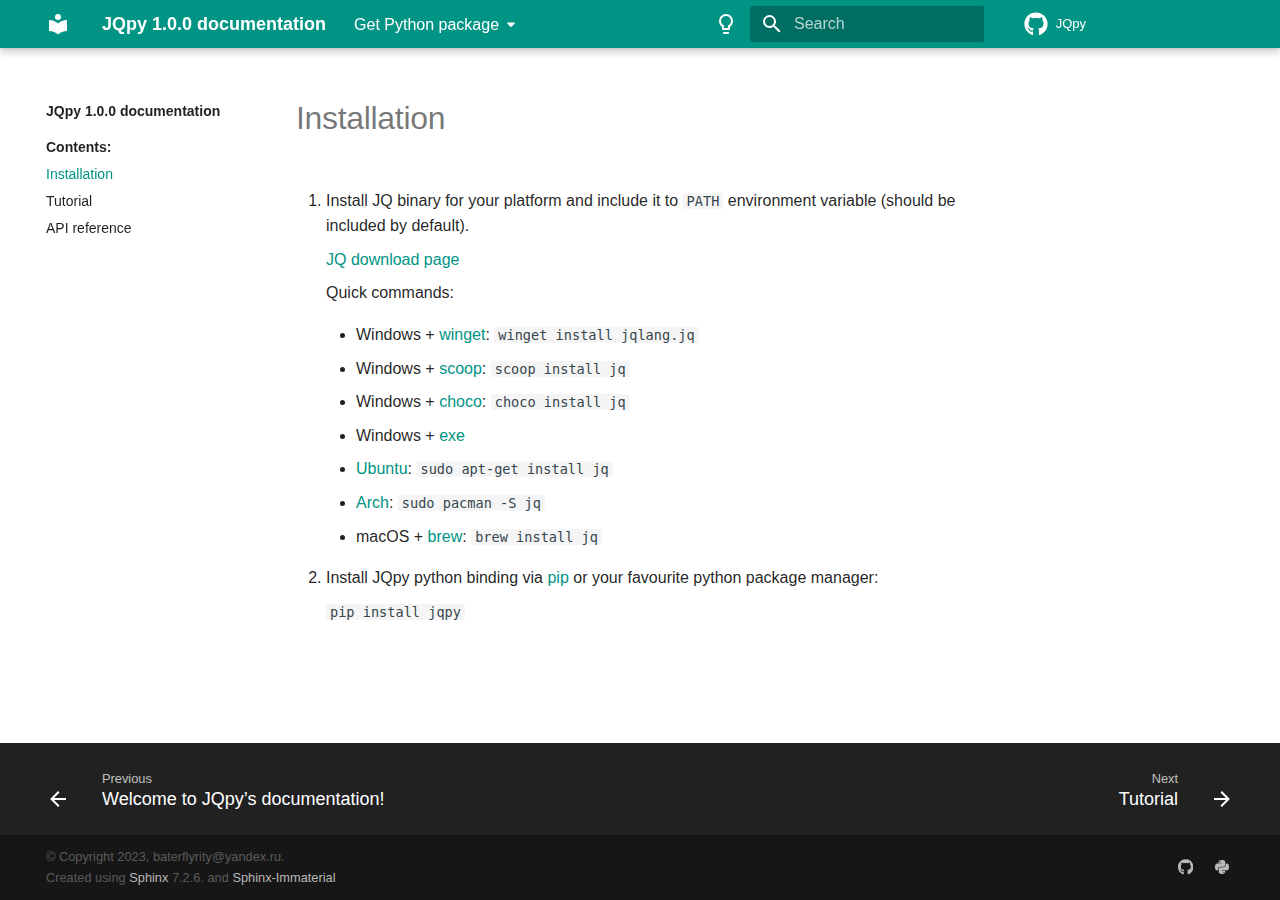
<file: documentation/_build/html/installation.html>
<!doctype html>
<html lang="en" class="no-js">
  <head>
    
      <meta charset="utf-8">
      <meta name="viewport" content="width=device-width,initial-scale=1">
      
      
      
      <link rel="icon" href="">
    
    
      
        <title>Installation - JQpy 1.0.0 documentation</title>
      
    
    
      
        
        
      
      

    
    
    
      
    
        <link rel="stylesheet" type="text/css" href="_static/sphinx_immaterial_theme.c145f3631d897b861.min.css?v=b0f86f06" />
        <link rel="stylesheet" type="text/css" href="_static/graphviz.css?v=eafc0fe6" />
    <script>__md_scope=new URL(".",location),__md_hash=e=>[...e].reduce((e,_)=>(e<<5)-e+_.charCodeAt(0),0),__md_get=(e,_=localStorage,t=__md_scope)=>JSON.parse(_.getItem(t.pathname+"."+e)),__md_set=(e,_,t=localStorage,a=__md_scope)=>{try{t.setItem(a.pathname+"."+e,JSON.stringify(_))}catch(e){}}</script>
    
      

    
    
    
  </head>
  
  
    
    
      
    
    
    
    
    <body dir="ltr" data-md-color-scheme="default" data-md-color-primary="teal" data-md-color-accent="orange">
  
    
    
      <script>var palette=__md_get("__palette");if(palette&&"object"==typeof palette.color)for(var key of Object.keys(palette.color))document.body.setAttribute("data-md-color-"+key,palette.color[key])</script>
    
    <input class="md-toggle" data-md-toggle="drawer" type="checkbox" id="__drawer" autocomplete="off">
    <input class="md-toggle" data-md-toggle="search" type="checkbox" id="__search" autocomplete="off">
    <label class="md-overlay" for="__drawer"></label>
    <div data-md-component="skip">
      
    </div>
    <div data-md-component="announce">
      
    </div>
    
      <div data-md-component="outdated" hidden>
        
      </div>
    
    
      

<header class="md-header" data-md-component="header">
  <nav class="md-header__inner md-grid" aria-label="Header">
    <a href="index.html" title="JQpy 1.0.0 documentation" class="md-header__button md-logo" aria-label="JQpy 1.0.0 documentation" data-md-component="logo">
      
  
  <svg xmlns="http://www.w3.org/2000/svg" viewBox="0 0 24 24"><path d="M12 8a3 3 0 0 0 3-3 3 3 0 0 0-3-3 3 3 0 0 0-3 3 3 3 0 0 0 3 3m0 3.54C9.64 9.35 6.5 8 3 8v11c3.5 0 6.64 1.35 9 3.54 2.36-2.19 5.5-3.54 9-3.54V8c-3.5 0-6.64 1.35-9 3.54Z"/></svg>
    </a>
    <label class="md-header__button md-icon" for="__drawer">
      <svg xmlns="http://www.w3.org/2000/svg" viewBox="0 0 24 24"><path d="M3 6h18v2H3V6m0 5h18v2H3v-2m0 5h18v2H3v-2Z"/></svg>
    </label>
    <div class="md-header__title" data-md-component="header-title">
      <div class="md-header__ellipsis">
        <div class="md-header__topic">
          <span class="md-ellipsis">
            JQpy 1.0.0 documentation
          </span>
        </div>
        <div class="md-header__topic" data-md-component="header-topic">
          <span class="md-ellipsis">
            
              Installation
            
          </span>
        </div>
      </div>
    </div>
    
      <form class="md-header__option" data-md-component="palette">
        
          
          
          <input class="md-option" data-md-color-media="(prefers-color-scheme: light)" data-md-color-scheme="default" data-md-color-primary="teal" data-md-color-accent="orange"  aria-label="Switch to dark mode"  type="radio" name="__palette" id="__palette_1">
          
            <label class="md-header__button md-icon" title="Switch to dark mode" for="__palette_2" hidden>
              <svg xmlns="http://www.w3.org/2000/svg" viewBox="0 0 24 24"><path d="M12 2a7 7 0 0 1 7 7c0 2.38-1.19 4.47-3 5.74V17a1 1 0 0 1-1 1H9a1 1 0 0 1-1-1v-2.26C6.19 13.47 5 11.38 5 9a7 7 0 0 1 7-7M9 21v-1h6v1a1 1 0 0 1-1 1h-4a1 1 0 0 1-1-1m3-17a5 5 0 0 0-5 5c0 2.05 1.23 3.81 3 4.58V16h4v-2.42c1.77-.77 3-2.53 3-4.58a5 5 0 0 0-5-5Z"/></svg>
            </label>
          
        
          
          
          <input class="md-option" data-md-color-media="(prefers-color-scheme: dark)" data-md-color-scheme="slate" data-md-color-primary="teal" data-md-color-accent="orange"  aria-label="Switch to light mode"  type="radio" name="__palette" id="__palette_2">
          
            <label class="md-header__button md-icon" title="Switch to light mode" for="__palette_1" hidden>
              <svg xmlns="http://www.w3.org/2000/svg" viewBox="0 0 24 24"><path d="M12 2a7 7 0 0 0-7 7c0 2.38 1.19 4.47 3 5.74V17a1 1 0 0 0 1 1h6a1 1 0 0 0 1-1v-2.26c1.81-1.27 3-3.36 3-5.74a7 7 0 0 0-7-7M9 21a1 1 0 0 0 1 1h4a1 1 0 0 0 1-1v-1H9v1Z"/></svg>
            </label>
          
        
      </form>
    
    
    
      <label class="md-header__button md-icon" for="__search">
        <svg xmlns="http://www.w3.org/2000/svg" viewBox="0 0 24 24"><path d="M9.5 3A6.5 6.5 0 0 1 16 9.5c0 1.61-.59 3.09-1.56 4.23l.27.27h.79l5 5-1.5 1.5-5-5v-.79l-.27-.27A6.516 6.516 0 0 1 9.5 16 6.5 6.5 0 0 1 3 9.5 6.5 6.5 0 0 1 9.5 3m0 2C7 5 5 7 5 9.5S7 14 9.5 14 14 12 14 9.5 12 5 9.5 5Z"/></svg>
      </label>
      <div class="md-search" data-md-component="search" role="dialog">
  <label class="md-search__overlay" for="__search"></label>
  <div class="md-search__inner" role="search">
    <form class="md-search__form" name="search">
      <input type="text" class="md-search__input" name="query" aria-label="Search" placeholder="Search" autocapitalize="off" autocorrect="off" autocomplete="off" spellcheck="false" data-md-component="search-query" required>
      <label class="md-search__icon md-icon" for="__search">
        <svg xmlns="http://www.w3.org/2000/svg" viewBox="0 0 24 24"><path d="M9.5 3A6.5 6.5 0 0 1 16 9.5c0 1.61-.59 3.09-1.56 4.23l.27.27h.79l5 5-1.5 1.5-5-5v-.79l-.27-.27A6.516 6.516 0 0 1 9.5 16 6.5 6.5 0 0 1 3 9.5 6.5 6.5 0 0 1 9.5 3m0 2C7 5 5 7 5 9.5S7 14 9.5 14 14 12 14 9.5 12 5 9.5 5Z"/></svg>
        <svg xmlns="http://www.w3.org/2000/svg" viewBox="0 0 24 24"><path d="M20 11v2H8l5.5 5.5-1.42 1.42L4.16 12l7.92-7.92L13.5 5.5 8 11h12Z"/></svg>
      </label>
      <nav class="md-search__options" aria-label="Search">
        
          <a href="javascript:void(0)" class="md-search__icon md-icon" title="Share" aria-label="Share" data-clipboard data-clipboard-text="" data-md-component="search-share" tabindex="-1">
            <svg xmlns="http://www.w3.org/2000/svg" viewBox="0 0 24 24"><path d="M18 16.08c-.76 0-1.44.3-1.96.77L8.91 12.7c.05-.23.09-.46.09-.7 0-.24-.04-.47-.09-.7l7.05-4.11c.54.5 1.25.81 2.04.81a3 3 0 0 0 3-3 3 3 0 0 0-3-3 3 3 0 0 0-3 3c0 .24.04.47.09.7L8.04 9.81C7.5 9.31 6.79 9 6 9a3 3 0 0 0-3 3 3 3 0 0 0 3 3c.79 0 1.5-.31 2.04-.81l7.12 4.15c-.05.21-.08.43-.08.66 0 1.61 1.31 2.91 2.92 2.91 1.61 0 2.92-1.3 2.92-2.91A2.92 2.92 0 0 0 18 16.08Z"/></svg>
          </a>
        
        <button type="reset" class="md-search__icon md-icon" title="Clear" aria-label="Clear" tabindex="-1">
          <svg xmlns="http://www.w3.org/2000/svg" viewBox="0 0 24 24"><path d="M19 6.41 17.59 5 12 10.59 6.41 5 5 6.41 10.59 12 5 17.59 6.41 19 12 13.41 17.59 19 19 17.59 13.41 12 19 6.41Z"/></svg>
        </button>
      </nav>
      
    </form>
    <div class="md-search__output">
      <div class="md-search__scrollwrap" data-md-scrollfix>
        <div class="md-search-result" data-md-component="search-result">
          <div class="md-search-result__meta">
            Initializing search
          </div>
          <ol class="md-search-result__list"></ol>
        </div>
      </div>
    </div>
  </div>
</div>
    
    
      <div class="md-header__source">
        <a href="https://github.com/baterflyrity/jqpy/" title="Go to repository" class="md-source" data-md-component="source">
  <div class="md-source__icon md-icon">
    
    <svg xmlns="http://www.w3.org/2000/svg" viewBox="0 0 496 512"><!--! Font Awesome Free 6.2.0 by @fontawesome - https://fontawesome.com License - https://fontawesome.com/license/free (Icons: CC BY 4.0, Fonts: SIL OFL 1.1, Code: MIT License) Copyright 2022 Fonticons, Inc.--><path d="M165.9 397.4c0 2-2.3 3.6-5.2 3.6-3.3.3-5.6-1.3-5.6-3.6 0-2 2.3-3.6 5.2-3.6 3-.3 5.6 1.3 5.6 3.6zm-31.1-4.5c-.7 2 1.3 4.3 4.3 4.9 2.6 1 5.6 0 6.2-2s-1.3-4.3-4.3-5.2c-2.6-.7-5.5.3-6.2 2.3zm44.2-1.7c-2.9.7-4.9 2.6-4.6 4.9.3 2 2.9 3.3 5.9 2.6 2.9-.7 4.9-2.6 4.6-4.6-.3-1.9-3-3.2-5.9-2.9zM244.8 8C106.1 8 0 113.3 0 252c0 110.9 69.8 205.8 169.5 239.2 12.8 2.3 17.3-5.6 17.3-12.1 0-6.2-.3-40.4-.3-61.4 0 0-70 15-84.7-29.8 0 0-11.4-29.1-27.8-36.6 0 0-22.9-15.7 1.6-15.4 0 0 24.9 2 38.6 25.8 21.9 38.6 58.6 27.5 72.9 20.9 2.3-16 8.8-27.1 16-33.7-55.9-6.2-112.3-14.3-112.3-110.5 0-27.5 7.6-41.3 23.6-58.9-2.6-6.5-11.1-33.3 2.6-67.9 20.9-6.5 69 27 69 27 20-5.6 41.5-8.5 62.8-8.5s42.8 2.9 62.8 8.5c0 0 48.1-33.6 69-27 13.7 34.7 5.2 61.4 2.6 67.9 16 17.7 25.8 31.5 25.8 58.9 0 96.5-58.9 104.2-114.8 110.5 9.2 7.9 17 22.9 17 46.4 0 33.7-.3 75.4-.3 83.6 0 6.5 4.6 14.4 17.3 12.1C428.2 457.8 496 362.9 496 252 496 113.3 383.5 8 244.8 8zM97.2 352.9c-1.3 1-1 3.3.7 5.2 1.6 1.6 3.9 2.3 5.2 1 1.3-1 1-3.3-.7-5.2-1.6-1.6-3.9-2.3-5.2-1zm-10.8-8.1c-.7 1.3.3 2.9 2.3 3.9 1.6 1 3.6.7 4.3-.7.7-1.3-.3-2.9-2.3-3.9-2-.6-3.6-.3-4.3.7zm32.4 35.6c-1.6 1.3-1 4.3 1.3 6.2 2.3 2.3 5.2 2.6 6.5 1 1.3-1.3.7-4.3-1.3-6.2-2.2-2.3-5.2-2.6-6.5-1zm-11.4-14.7c-1.6 1-1.6 3.6 0 5.9 1.6 2.3 4.3 3.3 5.6 2.3 1.6-1.3 1.6-3.9 0-6.2-1.4-2.3-4-3.3-5.6-2z"/></svg>
  </div>
  <div class="md-source__repository">
    JQpy
  </div>
</a>
      </div>
    
  </nav>
  
</header>
    
    <div class="md-container" data-md-component="container">
      
      
      
      
        
          
        
      
      <main class="md-main" data-md-component="main">
        <div class="md-main__inner md-grid">
          
            
              
              <div class="md-sidebar md-sidebar--primary" data-md-component="sidebar" data-md-type="navigation" >
                <div class="md-sidebar__scrollwrap">
                  <div class="md-sidebar__inner">
                    


<nav class="md-nav md-nav--primary" aria-label="Navigation" data-md-level="0">
  <label class="md-nav__title" for="__drawer">
    <a href="index.html" title="JQpy 1.0.0 documentation" class="md-nav__button md-logo" aria-label="JQpy 1.0.0 documentation" data-md-component="logo">
      
  
  <svg xmlns="http://www.w3.org/2000/svg" viewBox="0 0 24 24"><path d="M12 8a3 3 0 0 0 3-3 3 3 0 0 0-3-3 3 3 0 0 0-3 3 3 3 0 0 0 3 3m0 3.54C9.64 9.35 6.5 8 3 8v11c3.5 0 6.64 1.35 9 3.54 2.36-2.19 5.5-3.54 9-3.54V8c-3.5 0-6.64 1.35-9 3.54Z"/></svg>
    </a>
    JQpy 1.0.0 documentation
  </label>
  
    <div class="md-nav__source">
      <a href="https://github.com/baterflyrity/jqpy/" title="Go to repository" class="md-source" data-md-component="source">
  <div class="md-source__icon md-icon">
    
    <svg xmlns="http://www.w3.org/2000/svg" viewBox="0 0 496 512"><!--! Font Awesome Free 6.2.0 by @fontawesome - https://fontawesome.com License - https://fontawesome.com/license/free (Icons: CC BY 4.0, Fonts: SIL OFL 1.1, Code: MIT License) Copyright 2022 Fonticons, Inc.--><path d="M165.9 397.4c0 2-2.3 3.6-5.2 3.6-3.3.3-5.6-1.3-5.6-3.6 0-2 2.3-3.6 5.2-3.6 3-.3 5.6 1.3 5.6 3.6zm-31.1-4.5c-.7 2 1.3 4.3 4.3 4.9 2.6 1 5.6 0 6.2-2s-1.3-4.3-4.3-5.2c-2.6-.7-5.5.3-6.2 2.3zm44.2-1.7c-2.9.7-4.9 2.6-4.6 4.9.3 2 2.9 3.3 5.9 2.6 2.9-.7 4.9-2.6 4.6-4.6-.3-1.9-3-3.2-5.9-2.9zM244.8 8C106.1 8 0 113.3 0 252c0 110.9 69.8 205.8 169.5 239.2 12.8 2.3 17.3-5.6 17.3-12.1 0-6.2-.3-40.4-.3-61.4 0 0-70 15-84.7-29.8 0 0-11.4-29.1-27.8-36.6 0 0-22.9-15.7 1.6-15.4 0 0 24.9 2 38.6 25.8 21.9 38.6 58.6 27.5 72.9 20.9 2.3-16 8.8-27.1 16-33.7-55.9-6.2-112.3-14.3-112.3-110.5 0-27.5 7.6-41.3 23.6-58.9-2.6-6.5-11.1-33.3 2.6-67.9 20.9-6.5 69 27 69 27 20-5.6 41.5-8.5 62.8-8.5s42.8 2.9 62.8 8.5c0 0 48.1-33.6 69-27 13.7 34.7 5.2 61.4 2.6 67.9 16 17.7 25.8 31.5 25.8 58.9 0 96.5-58.9 104.2-114.8 110.5 9.2 7.9 17 22.9 17 46.4 0 33.7-.3 75.4-.3 83.6 0 6.5 4.6 14.4 17.3 12.1C428.2 457.8 496 362.9 496 252 496 113.3 383.5 8 244.8 8zM97.2 352.9c-1.3 1-1 3.3.7 5.2 1.6 1.6 3.9 2.3 5.2 1 1.3-1 1-3.3-.7-5.2-1.6-1.6-3.9-2.3-5.2-1zm-10.8-8.1c-.7 1.3.3 2.9 2.3 3.9 1.6 1 3.6.7 4.3-.7.7-1.3-.3-2.9-2.3-3.9-2-.6-3.6-.3-4.3.7zm32.4 35.6c-1.6 1.3-1 4.3 1.3 6.2 2.3 2.3 5.2 2.6 6.5 1 1.3-1.3.7-4.3-1.3-6.2-2.2-2.3-5.2-2.6-6.5-1zm-11.4-14.7c-1.6 1-1.6 3.6 0 5.9 1.6 2.3 4.3 3.3 5.6 2.3 1.6-1.3 1.6-3.9 0-6.2-1.4-2.3-4-3.3-5.6-2z"/></svg>
  </div>
  <div class="md-source__repository">
    JQpy
  </div>
</a>
    </div>
  
  <ul class="md-nav__list" data-md-scrollfix>
    
      
      
      

  
  
    
  
  
    
      
    
    <li class="md-nav__item md-nav__item--active md-nav__item--section md-nav__item--nested">
      
      
        <input class="md-nav__toggle md-toggle" data-md-toggle="__nav_1" type="checkbox" id="__nav_1" checked>
      
      
      
        <label class="md-nav__link" for="__nav_1">
          <span class="md-ellipsis">Contents:<wbr></span>
          <span class="md-nav__icon md-icon"></span>
        </label>
      
      <nav class="md-nav" aria-label="Contents:" data-md-level="1">
        <label class="md-nav__title" for="__nav_1">
          <span class="md-nav__icon md-icon"></span>
          <span class="md-ellipsis">Contents:<wbr></span>
        </label>
        <ul class="md-nav__list" data-md-scrollfix>
          
            
              
  
  
    
  
    
  
  
    <li class="md-nav__item md-nav__item--active">
      
      
      <input class="md-nav__toggle md-toggle" data-md-toggle="toc" type="checkbox" id="__toc">
      
      <a href="#" class="md-nav__link md-nav__link--active">
        <span class="md-ellipsis">Installation</span>
      </a>
      
    </li>
  

            
          
            
              
  
  
  
  
    <li class="md-nav__item">
      <a href="tutorial.html" class="md-nav__link">
        <span class="md-ellipsis">Tutorial</span>
      </a>
    </li>
  

            
          
            
              
  
  
  
  
    <li class="md-nav__item">
      <a href="jqpy.html" class="md-nav__link">
        <span class="md-ellipsis">API reference</span>
      </a>
    </li>
  

            
          
        </ul>
      </nav>
    </li>
  
  

    
  </ul>
</nav>
                  </div>
                </div>
              </div>
            
            
              
              <div class="md-sidebar md-sidebar--secondary" data-md-component="sidebar" data-md-type="toc" >
                <div class="md-sidebar__scrollwrap">
                  <div class="md-sidebar__inner">
                    

<nav class="md-nav md-nav--secondary">
  
  
  
</nav>
                  </div>
                </div>
              </div>
            
          
          
            <div class="md-content" data-md-component="content">
              <article class="md-content__inner md-typeset" role="main">
                  


<h1 id="installation">Installation<a class="headerlink" href="#installation" title="Link to this heading">¶</a></h1>
<ol class="arabic">
<li><p>Install JQ binary for your platform and include it to <code class="docutils literal notranslate"><span class="pre">PATH</span></code> environment variable (should be included by default).</p>
<p><a class="reference external" href="https://jqlang.github.io/jq/download/">JQ download page</a></p>
<p>Quick commands:</p>
<ul class="simple">
<li><p>Windows + <a class="reference external" href="https://learn.microsoft.com/en-us/windows/package-manager/winget/">winget</a>: <code class="docutils literal notranslate"><span class="pre">winget</span> <span class="pre">install</span> <span class="pre">jqlang.jq</span></code></p></li>
<li><p>Windows + <a class="reference external" href="https://scoop.sh/">scoop</a>: <code class="docutils literal notranslate"><span class="pre">scoop</span> <span class="pre">install</span> <span class="pre">jq</span></code></p></li>
<li><p>Windows + <a class="reference external" href="https://chocolatey.org/">choco</a>: <code class="docutils literal notranslate"><span class="pre">choco</span> <span class="pre">install</span> <span class="pre">jq</span></code></p></li>
<li><p>Windows + <a class="reference external" href="https://github.com/jqlang/jq/releases/download/jq-1.7/jq-windows-amd64.exe">exe</a></p></li>
<li><p><a class="reference external" href="https://packages.ubuntu.com/jq">Ubuntu</a>: <code class="docutils literal notranslate"><span class="pre">sudo</span> <span class="pre">apt-get</span> <span class="pre">install</span> <span class="pre">jq</span></code></p></li>
<li><p><a class="reference external" href="https://archlinux.org/packages/?q=jq">Arch</a>: <code class="docutils literal notranslate"><span class="pre">sudo</span> <span class="pre">pacman</span> <span class="pre">-S</span> <span class="pre">jq</span></code></p></li>
<li><p>macOS + <a class="reference external" href="https://brew.sh/">brew</a>: <code class="docutils literal notranslate"><span class="pre">brew</span> <span class="pre">install</span> <span class="pre">jq</span></code></p></li>
</ul>
</li>
<li><p>Install JQpy python binding via <a class="reference external" href="https://pip.pypa.io/en/stable/">pip</a> or your favourite python package manager:</p>
<p><code class="docutils literal notranslate"><span class="pre">pip</span> <span class="pre">install</span> <span class="pre">jqpy</span></code></p>
</li>
</ol>






                
              </article>
            </div>
          
          
  <script>var tabs=__md_get("__tabs");if(Array.isArray(tabs))e:for(var set of document.querySelectorAll(".tabbed-set")){var tab,labels=set.querySelector(".tabbed-labels");for(tab of tabs)for(var label of labels.getElementsByTagName("label"))if(label.innerText.trim()===tab){var input=document.getElementById(label.htmlFor);input.checked=!0;continue e}}</script>

        </div>
        
          <a href="#" class="md-top md-icon" data-md-component="top" hidden>
            <svg xmlns="http://www.w3.org/2000/svg" viewBox="0 0 24 24"><path d="M13 20h-2V8l-5.5 5.5-1.42-1.42L12 4.16l7.92 7.92-1.42 1.42L13 8v12Z"/></svg>
            Back to top
          </a>
        
      </main>
      
        <footer class="md-footer">
  
    
    <nav class="md-footer__inner md-grid" aria-label="Footer" >
      
        
        <a href="index.html" class="md-footer__link md-footer__link--prev" aria-label="Previous: Welcome to JQpy’s documentation!" rel="prev">
          <div class="md-footer__button md-icon">
            <svg xmlns="http://www.w3.org/2000/svg" viewBox="0 0 24 24"><path d="M20 11v2H8l5.5 5.5-1.42 1.42L4.16 12l7.92-7.92L13.5 5.5 8 11h12Z"/></svg>
          </div>
          <div class="md-footer__title">
            <div class="md-ellipsis">
              <span class="md-footer__direction">
                Previous
              </span>
              Welcome to JQpy’s documentation!
            </div>
          </div>
        </a>
      
      
        
        <a href="tutorial.html" class="md-footer__link md-footer__link--next" aria-label="Next: Tutorial" rel="next">
          <div class="md-footer__title">
            <div class="md-ellipsis">
              <span class="md-footer__direction">
                Next
              </span>
              Tutorial
            </div>
          </div>
          <div class="md-footer__button md-icon">
            <svg xmlns="http://www.w3.org/2000/svg" viewBox="0 0 24 24"><path d="M4 11v2h12l-5.5 5.5 1.42 1.42L19.84 12l-7.92-7.92L10.5 5.5 16 11H4Z"/></svg>
          </div>
        </a>
      
    </nav>
  
  
  
  <div class="md-footer-meta md-typeset">
    
    <div class="md-footer-meta__inner md-grid">
      <div class="md-copyright">
  
    <div class="md-footer-copyright__highlight">
        &#169; Copyright 2023, baterflyrity@yandex.ru.
        
    </div>
  
    Created using
    <a href="https://www.sphinx-doc.org/" target="_blank" rel="noopener">Sphinx</a>
    7.2.6.
     and
    <a href="https://github.com/jbms/sphinx-immaterial/" target="_blank" rel="noopener">Sphinx-Immaterial</a>
  
</div>
      
        <div class="md-social">
  
    
    
    <a href="https://github.com/baterflyrity/jqpy/" target="_blank" rel="noopener" title="Sources on github.com" class="md-social__link">
      <svg xmlns="http://www.w3.org/2000/svg" viewBox="0 0 496 512"><!--! Font Awesome Free 6.2.0 by @fontawesome - https://fontawesome.com License - https://fontawesome.com/license/free (Icons: CC BY 4.0, Fonts: SIL OFL 1.1, Code: MIT License) Copyright 2022 Fonticons, Inc.--><path d="M165.9 397.4c0 2-2.3 3.6-5.2 3.6-3.3.3-5.6-1.3-5.6-3.6 0-2 2.3-3.6 5.2-3.6 3-.3 5.6 1.3 5.6 3.6zm-31.1-4.5c-.7 2 1.3 4.3 4.3 4.9 2.6 1 5.6 0 6.2-2s-1.3-4.3-4.3-5.2c-2.6-.7-5.5.3-6.2 2.3zm44.2-1.7c-2.9.7-4.9 2.6-4.6 4.9.3 2 2.9 3.3 5.9 2.6 2.9-.7 4.9-2.6 4.6-4.6-.3-1.9-3-3.2-5.9-2.9zM244.8 8C106.1 8 0 113.3 0 252c0 110.9 69.8 205.8 169.5 239.2 12.8 2.3 17.3-5.6 17.3-12.1 0-6.2-.3-40.4-.3-61.4 0 0-70 15-84.7-29.8 0 0-11.4-29.1-27.8-36.6 0 0-22.9-15.7 1.6-15.4 0 0 24.9 2 38.6 25.8 21.9 38.6 58.6 27.5 72.9 20.9 2.3-16 8.8-27.1 16-33.7-55.9-6.2-112.3-14.3-112.3-110.5 0-27.5 7.6-41.3 23.6-58.9-2.6-6.5-11.1-33.3 2.6-67.9 20.9-6.5 69 27 69 27 20-5.6 41.5-8.5 62.8-8.5s42.8 2.9 62.8 8.5c0 0 48.1-33.6 69-27 13.7 34.7 5.2 61.4 2.6 67.9 16 17.7 25.8 31.5 25.8 58.9 0 96.5-58.9 104.2-114.8 110.5 9.2 7.9 17 22.9 17 46.4 0 33.7-.3 75.4-.3 83.6 0 6.5 4.6 14.4 17.3 12.1C428.2 457.8 496 362.9 496 252 496 113.3 383.5 8 244.8 8zM97.2 352.9c-1.3 1-1 3.3.7 5.2 1.6 1.6 3.9 2.3 5.2 1 1.3-1 1-3.3-.7-5.2-1.6-1.6-3.9-2.3-5.2-1zm-10.8-8.1c-.7 1.3.3 2.9 2.3 3.9 1.6 1 3.6.7 4.3-.7.7-1.3-.3-2.9-2.3-3.9-2-.6-3.6-.3-4.3.7zm32.4 35.6c-1.6 1.3-1 4.3 1.3 6.2 2.3 2.3 5.2 2.6 6.5 1 1.3-1.3.7-4.3-1.3-6.2-2.2-2.3-5.2-2.6-6.5-1zm-11.4-14.7c-1.6 1-1.6 3.6 0 5.9 1.6 2.3 4.3 3.3 5.6 2.3 1.6-1.3 1.6-3.9 0-6.2-1.4-2.3-4-3.3-5.6-2z"/></svg>
    </a>
  
    
    
    <a href="https://pypi.org/project/jqpy/" target="_blank" rel="noopener" title="Python package" class="md-social__link">
      <svg xmlns="http://www.w3.org/2000/svg" viewBox="0 0 448 512"><!--! Font Awesome Free 6.2.0 by @fontawesome - https://fontawesome.com License - https://fontawesome.com/license/free (Icons: CC BY 4.0, Fonts: SIL OFL 1.1, Code: MIT License) Copyright 2022 Fonticons, Inc.--><path d="M439.8 200.5c-7.7-30.9-22.3-54.2-53.4-54.2h-40.1v47.4c0 36.8-31.2 67.8-66.8 67.8H172.7c-29.2 0-53.4 25-53.4 54.3v101.8c0 29 25.2 46 53.4 54.3 33.8 9.9 66.3 11.7 106.8 0 26.9-7.8 53.4-23.5 53.4-54.3v-40.7H226.2v-13.6h160.2c31.1 0 42.6-21.7 53.4-54.2 11.2-33.5 10.7-65.7 0-108.6zM286.2 404c11.1 0 20.1 9.1 20.1 20.3 0 11.3-9 20.4-20.1 20.4-11 0-20.1-9.2-20.1-20.4.1-11.3 9.1-20.3 20.1-20.3zM167.8 248.1h106.8c29.7 0 53.4-24.5 53.4-54.3V91.9c0-29-24.4-50.7-53.4-55.6-35.8-5.9-74.7-5.6-106.8.1-45.2 8-53.4 24.7-53.4 55.6v40.7h106.9v13.6h-147c-31.1 0-58.3 18.7-66.8 54.2-9.8 40.7-10.2 66.1 0 108.6 7.6 31.6 25.7 54.2 56.8 54.2H101v-48.8c0-35.3 30.5-66.4 66.8-66.4zm-6.7-142.6c-11.1 0-20.1-9.1-20.1-20.3.1-11.3 9-20.4 20.1-20.4 11 0 20.1 9.2 20.1 20.4s-9 20.3-20.1 20.3z"/></svg>
    </a>
  
</div>
      
    </div>
    
  </div>
</footer>
      
    </div>
    <div class="md-dialog" data-md-component="dialog">
      <div class="md-dialog__inner md-typeset"></div>
    </div>
    
    <script id="__config" type="application/json">{"base": ".", "features": ["navigation.expand", "navigation.instant", "navigation.sections", "navigation.top", "search.highlight", "search.share", "toc.follow", "toc.sticky", "content.tabs.link", "announce.dismiss"], "translations": {"clipboard.copied": "Copied to clipboard", "clipboard.copy": "Copy to clipboard", "search.config.lang": "en", "search.config.pipeline": "trimmer, stopWordFilter", "search.config.separator": "[\\s\\-]+", "search.placeholder": "Search", "search.result.more.one": "1 more on this page", "search.result.more.other": "# more on this page", "search.result.none": "No matching documents", "search.result.one": "1 matching document", "search.result.other": "# matching documents", "search.result.placeholder": "Type to start searching", "search.result.term.missing": "Missing", "select.version.title": "Select version"}, "version": {"provider": "mike", "staticVersions": [{"aliases": [], "title": "Get Python package", "version": "https://pypi.org/project/jqpy"}, {"aliases": [], "title": "Get sources", "version": "https://github.com/baterflyrity/jqpy"}], "versionPath": null}}</script>
    
      
        <script src="_static/sphinx_immaterial_theme.1b5b7a2d5891aec19.min.js?v=1e7b0789"></script>
    
  </body>
</html>
</file>
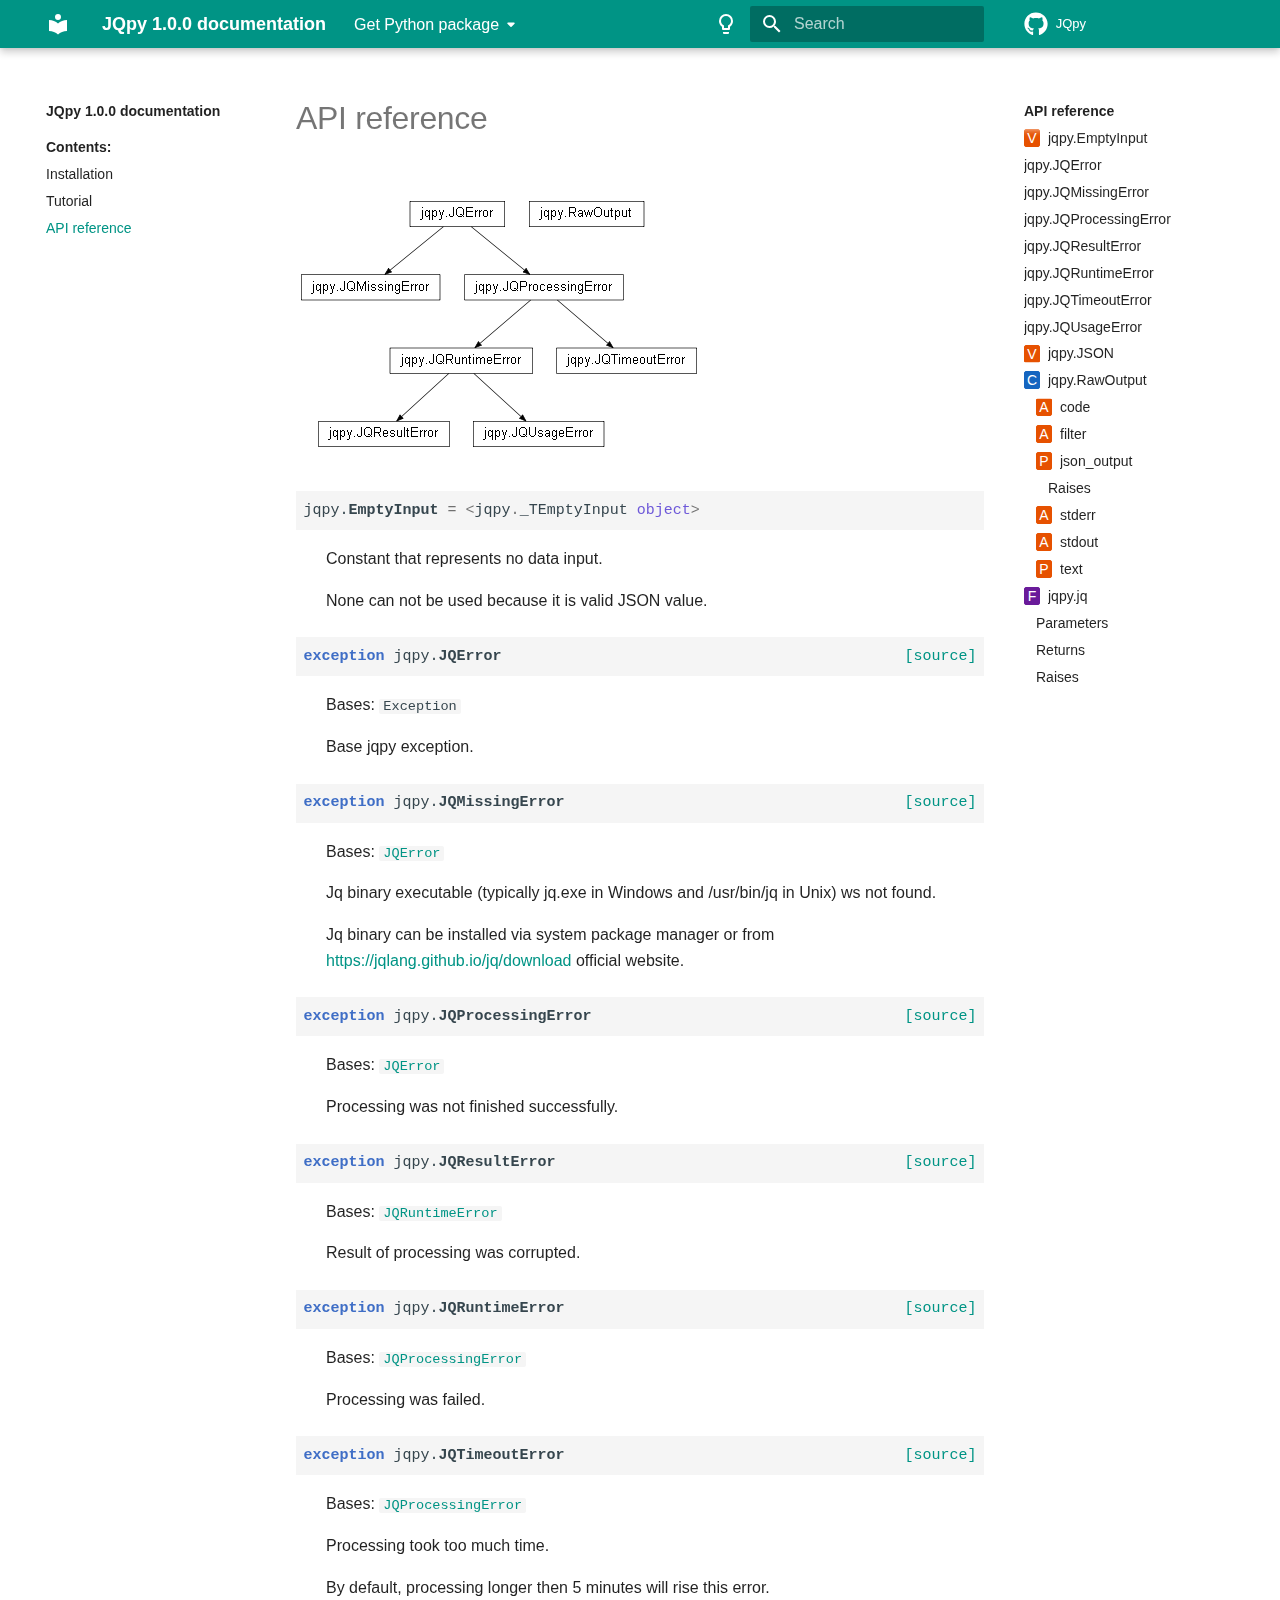
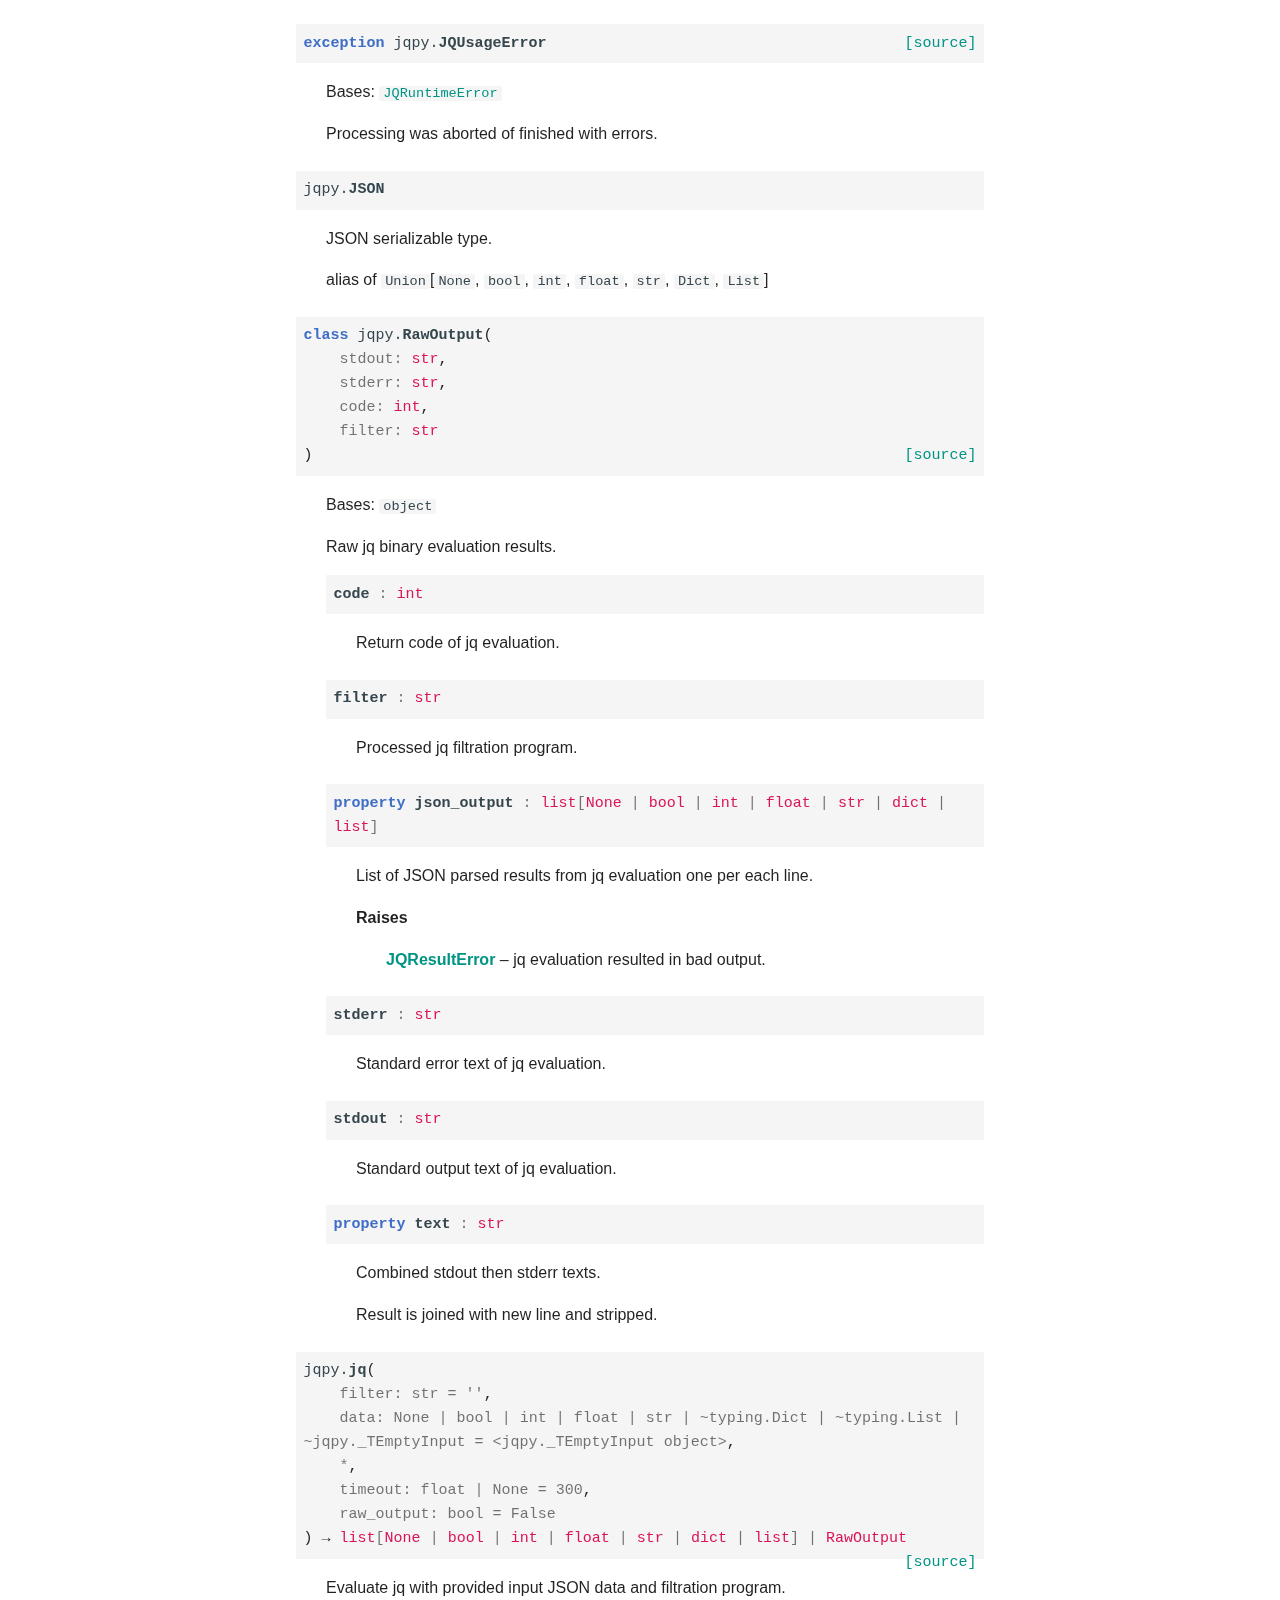
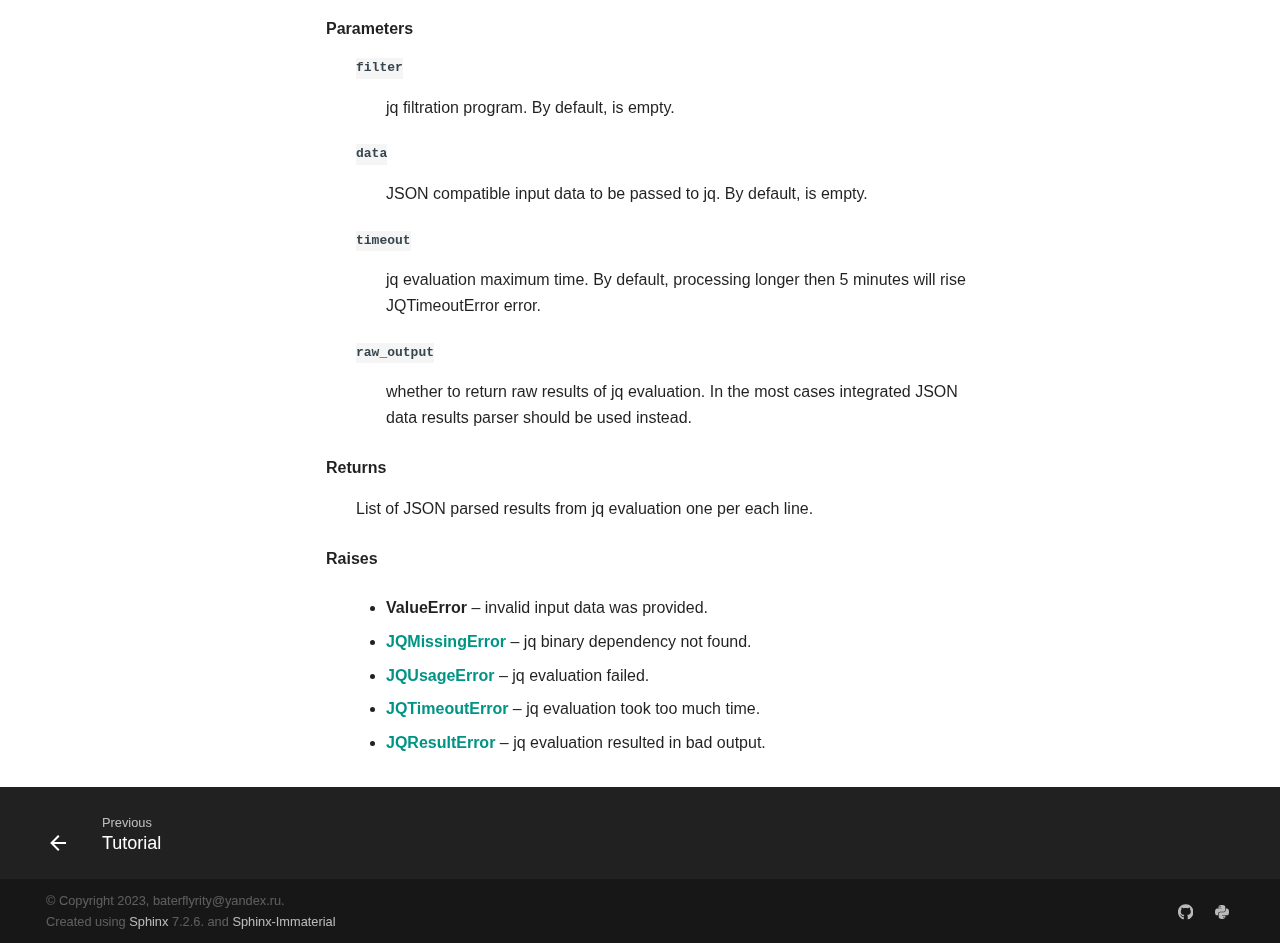
<file: documentation/_build/html/jqpy.html>
<!doctype html>
<html lang="en" class="no-js">
  <head>
    
      <meta charset="utf-8">
      <meta name="viewport" content="width=device-width,initial-scale=1">
      
      
      
      <link rel="icon" href="">
    
    
      
        <title>API reference - JQpy 1.0.0 documentation</title>
      
    
    
      
        
        
      
      

    
    
    
      
    
        <link rel="stylesheet" type="text/css" href="_static/sphinx_immaterial_theme.c145f3631d897b861.min.css?v=b0f86f06" />
        <link rel="stylesheet" type="text/css" href="_static/graphviz.css?v=eafc0fe6" />
    <script>__md_scope=new URL(".",location),__md_hash=e=>[...e].reduce((e,_)=>(e<<5)-e+_.charCodeAt(0),0),__md_get=(e,_=localStorage,t=__md_scope)=>JSON.parse(_.getItem(t.pathname+"."+e)),__md_set=(e,_,t=localStorage,a=__md_scope)=>{try{t.setItem(a.pathname+"."+e,JSON.stringify(_))}catch(e){}}</script>
    
      

    
    
    
  </head>
  
  
    
    
      
    
    
    
    
    <body dir="ltr" data-md-color-scheme="default" data-md-color-primary="teal" data-md-color-accent="orange">
  
    
    
      <script>var palette=__md_get("__palette");if(palette&&"object"==typeof palette.color)for(var key of Object.keys(palette.color))document.body.setAttribute("data-md-color-"+key,palette.color[key])</script>
    
    <input class="md-toggle" data-md-toggle="drawer" type="checkbox" id="__drawer" autocomplete="off">
    <input class="md-toggle" data-md-toggle="search" type="checkbox" id="__search" autocomplete="off">
    <label class="md-overlay" for="__drawer"></label>
    <div data-md-component="skip">
      
        
        <a href="#jqpy.EmptyInput" class="md-skip">
          Skip to content
        </a>
      
    </div>
    <div data-md-component="announce">
      
    </div>
    
      <div data-md-component="outdated" hidden>
        
      </div>
    
    
      

<header class="md-header" data-md-component="header">
  <nav class="md-header__inner md-grid" aria-label="Header">
    <a href="index.html" title="JQpy 1.0.0 documentation" class="md-header__button md-logo" aria-label="JQpy 1.0.0 documentation" data-md-component="logo">
      
  
  <svg xmlns="http://www.w3.org/2000/svg" viewBox="0 0 24 24"><path d="M12 8a3 3 0 0 0 3-3 3 3 0 0 0-3-3 3 3 0 0 0-3 3 3 3 0 0 0 3 3m0 3.54C9.64 9.35 6.5 8 3 8v11c3.5 0 6.64 1.35 9 3.54 2.36-2.19 5.5-3.54 9-3.54V8c-3.5 0-6.64 1.35-9 3.54Z"/></svg>
    </a>
    <label class="md-header__button md-icon" for="__drawer">
      <svg xmlns="http://www.w3.org/2000/svg" viewBox="0 0 24 24"><path d="M3 6h18v2H3V6m0 5h18v2H3v-2m0 5h18v2H3v-2Z"/></svg>
    </label>
    <div class="md-header__title" data-md-component="header-title">
      <div class="md-header__ellipsis">
        <div class="md-header__topic">
          <span class="md-ellipsis">
            JQpy 1.0.0 documentation
          </span>
        </div>
        <div class="md-header__topic" data-md-component="header-topic">
          <span class="md-ellipsis">
            
              API reference
            
          </span>
        </div>
      </div>
    </div>
    
      <form class="md-header__option" data-md-component="palette">
        
          
          
          <input class="md-option" data-md-color-media="(prefers-color-scheme: light)" data-md-color-scheme="default" data-md-color-primary="teal" data-md-color-accent="orange"  aria-label="Switch to dark mode"  type="radio" name="__palette" id="__palette_1">
          
            <label class="md-header__button md-icon" title="Switch to dark mode" for="__palette_2" hidden>
              <svg xmlns="http://www.w3.org/2000/svg" viewBox="0 0 24 24"><path d="M12 2a7 7 0 0 1 7 7c0 2.38-1.19 4.47-3 5.74V17a1 1 0 0 1-1 1H9a1 1 0 0 1-1-1v-2.26C6.19 13.47 5 11.38 5 9a7 7 0 0 1 7-7M9 21v-1h6v1a1 1 0 0 1-1 1h-4a1 1 0 0 1-1-1m3-17a5 5 0 0 0-5 5c0 2.05 1.23 3.81 3 4.58V16h4v-2.42c1.77-.77 3-2.53 3-4.58a5 5 0 0 0-5-5Z"/></svg>
            </label>
          
        
          
          
          <input class="md-option" data-md-color-media="(prefers-color-scheme: dark)" data-md-color-scheme="slate" data-md-color-primary="teal" data-md-color-accent="orange"  aria-label="Switch to light mode"  type="radio" name="__palette" id="__palette_2">
          
            <label class="md-header__button md-icon" title="Switch to light mode" for="__palette_1" hidden>
              <svg xmlns="http://www.w3.org/2000/svg" viewBox="0 0 24 24"><path d="M12 2a7 7 0 0 0-7 7c0 2.38 1.19 4.47 3 5.74V17a1 1 0 0 0 1 1h6a1 1 0 0 0 1-1v-2.26c1.81-1.27 3-3.36 3-5.74a7 7 0 0 0-7-7M9 21a1 1 0 0 0 1 1h4a1 1 0 0 0 1-1v-1H9v1Z"/></svg>
            </label>
          
        
      </form>
    
    
    
      <label class="md-header__button md-icon" for="__search">
        <svg xmlns="http://www.w3.org/2000/svg" viewBox="0 0 24 24"><path d="M9.5 3A6.5 6.5 0 0 1 16 9.5c0 1.61-.59 3.09-1.56 4.23l.27.27h.79l5 5-1.5 1.5-5-5v-.79l-.27-.27A6.516 6.516 0 0 1 9.5 16 6.5 6.5 0 0 1 3 9.5 6.5 6.5 0 0 1 9.5 3m0 2C7 5 5 7 5 9.5S7 14 9.5 14 14 12 14 9.5 12 5 9.5 5Z"/></svg>
      </label>
      <div class="md-search" data-md-component="search" role="dialog">
  <label class="md-search__overlay" for="__search"></label>
  <div class="md-search__inner" role="search">
    <form class="md-search__form" name="search">
      <input type="text" class="md-search__input" name="query" aria-label="Search" placeholder="Search" autocapitalize="off" autocorrect="off" autocomplete="off" spellcheck="false" data-md-component="search-query" required>
      <label class="md-search__icon md-icon" for="__search">
        <svg xmlns="http://www.w3.org/2000/svg" viewBox="0 0 24 24"><path d="M9.5 3A6.5 6.5 0 0 1 16 9.5c0 1.61-.59 3.09-1.56 4.23l.27.27h.79l5 5-1.5 1.5-5-5v-.79l-.27-.27A6.516 6.516 0 0 1 9.5 16 6.5 6.5 0 0 1 3 9.5 6.5 6.5 0 0 1 9.5 3m0 2C7 5 5 7 5 9.5S7 14 9.5 14 14 12 14 9.5 12 5 9.5 5Z"/></svg>
        <svg xmlns="http://www.w3.org/2000/svg" viewBox="0 0 24 24"><path d="M20 11v2H8l5.5 5.5-1.42 1.42L4.16 12l7.92-7.92L13.5 5.5 8 11h12Z"/></svg>
      </label>
      <nav class="md-search__options" aria-label="Search">
        
          <a href="javascript:void(0)" class="md-search__icon md-icon" title="Share" aria-label="Share" data-clipboard data-clipboard-text="" data-md-component="search-share" tabindex="-1">
            <svg xmlns="http://www.w3.org/2000/svg" viewBox="0 0 24 24"><path d="M18 16.08c-.76 0-1.44.3-1.96.77L8.91 12.7c.05-.23.09-.46.09-.7 0-.24-.04-.47-.09-.7l7.05-4.11c.54.5 1.25.81 2.04.81a3 3 0 0 0 3-3 3 3 0 0 0-3-3 3 3 0 0 0-3 3c0 .24.04.47.09.7L8.04 9.81C7.5 9.31 6.79 9 6 9a3 3 0 0 0-3 3 3 3 0 0 0 3 3c.79 0 1.5-.31 2.04-.81l7.12 4.15c-.05.21-.08.43-.08.66 0 1.61 1.31 2.91 2.92 2.91 1.61 0 2.92-1.3 2.92-2.91A2.92 2.92 0 0 0 18 16.08Z"/></svg>
          </a>
        
        <button type="reset" class="md-search__icon md-icon" title="Clear" aria-label="Clear" tabindex="-1">
          <svg xmlns="http://www.w3.org/2000/svg" viewBox="0 0 24 24"><path d="M19 6.41 17.59 5 12 10.59 6.41 5 5 6.41 10.59 12 5 17.59 6.41 19 12 13.41 17.59 19 19 17.59 13.41 12 19 6.41Z"/></svg>
        </button>
      </nav>
      
    </form>
    <div class="md-search__output">
      <div class="md-search__scrollwrap" data-md-scrollfix>
        <div class="md-search-result" data-md-component="search-result">
          <div class="md-search-result__meta">
            Initializing search
          </div>
          <ol class="md-search-result__list"></ol>
        </div>
      </div>
    </div>
  </div>
</div>
    
    
      <div class="md-header__source">
        <a href="https://github.com/baterflyrity/jqpy/" title="Go to repository" class="md-source" data-md-component="source">
  <div class="md-source__icon md-icon">
    
    <svg xmlns="http://www.w3.org/2000/svg" viewBox="0 0 496 512"><!--! Font Awesome Free 6.2.0 by @fontawesome - https://fontawesome.com License - https://fontawesome.com/license/free (Icons: CC BY 4.0, Fonts: SIL OFL 1.1, Code: MIT License) Copyright 2022 Fonticons, Inc.--><path d="M165.9 397.4c0 2-2.3 3.6-5.2 3.6-3.3.3-5.6-1.3-5.6-3.6 0-2 2.3-3.6 5.2-3.6 3-.3 5.6 1.3 5.6 3.6zm-31.1-4.5c-.7 2 1.3 4.3 4.3 4.9 2.6 1 5.6 0 6.2-2s-1.3-4.3-4.3-5.2c-2.6-.7-5.5.3-6.2 2.3zm44.2-1.7c-2.9.7-4.9 2.6-4.6 4.9.3 2 2.9 3.3 5.9 2.6 2.9-.7 4.9-2.6 4.6-4.6-.3-1.9-3-3.2-5.9-2.9zM244.8 8C106.1 8 0 113.3 0 252c0 110.9 69.8 205.8 169.5 239.2 12.8 2.3 17.3-5.6 17.3-12.1 0-6.2-.3-40.4-.3-61.4 0 0-70 15-84.7-29.8 0 0-11.4-29.1-27.8-36.6 0 0-22.9-15.7 1.6-15.4 0 0 24.9 2 38.6 25.8 21.9 38.6 58.6 27.5 72.9 20.9 2.3-16 8.8-27.1 16-33.7-55.9-6.2-112.3-14.3-112.3-110.5 0-27.5 7.6-41.3 23.6-58.9-2.6-6.5-11.1-33.3 2.6-67.9 20.9-6.5 69 27 69 27 20-5.6 41.5-8.5 62.8-8.5s42.8 2.9 62.8 8.5c0 0 48.1-33.6 69-27 13.7 34.7 5.2 61.4 2.6 67.9 16 17.7 25.8 31.5 25.8 58.9 0 96.5-58.9 104.2-114.8 110.5 9.2 7.9 17 22.9 17 46.4 0 33.7-.3 75.4-.3 83.6 0 6.5 4.6 14.4 17.3 12.1C428.2 457.8 496 362.9 496 252 496 113.3 383.5 8 244.8 8zM97.2 352.9c-1.3 1-1 3.3.7 5.2 1.6 1.6 3.9 2.3 5.2 1 1.3-1 1-3.3-.7-5.2-1.6-1.6-3.9-2.3-5.2-1zm-10.8-8.1c-.7 1.3.3 2.9 2.3 3.9 1.6 1 3.6.7 4.3-.7.7-1.3-.3-2.9-2.3-3.9-2-.6-3.6-.3-4.3.7zm32.4 35.6c-1.6 1.3-1 4.3 1.3 6.2 2.3 2.3 5.2 2.6 6.5 1 1.3-1.3.7-4.3-1.3-6.2-2.2-2.3-5.2-2.6-6.5-1zm-11.4-14.7c-1.6 1-1.6 3.6 0 5.9 1.6 2.3 4.3 3.3 5.6 2.3 1.6-1.3 1.6-3.9 0-6.2-1.4-2.3-4-3.3-5.6-2z"/></svg>
  </div>
  <div class="md-source__repository">
    JQpy
  </div>
</a>
      </div>
    
  </nav>
  
</header>
    
    <div class="md-container" data-md-component="container">
      
      
      
      
        
          
        
      
      <main class="md-main" data-md-component="main">
        <div class="md-main__inner md-grid">
          
            
              
              <div class="md-sidebar md-sidebar--primary" data-md-component="sidebar" data-md-type="navigation" >
                <div class="md-sidebar__scrollwrap">
                  <div class="md-sidebar__inner">
                    


<nav class="md-nav md-nav--primary" aria-label="Navigation" data-md-level="0">
  <label class="md-nav__title" for="__drawer">
    <a href="index.html" title="JQpy 1.0.0 documentation" class="md-nav__button md-logo" aria-label="JQpy 1.0.0 documentation" data-md-component="logo">
      
  
  <svg xmlns="http://www.w3.org/2000/svg" viewBox="0 0 24 24"><path d="M12 8a3 3 0 0 0 3-3 3 3 0 0 0-3-3 3 3 0 0 0-3 3 3 3 0 0 0 3 3m0 3.54C9.64 9.35 6.5 8 3 8v11c3.5 0 6.64 1.35 9 3.54 2.36-2.19 5.5-3.54 9-3.54V8c-3.5 0-6.64 1.35-9 3.54Z"/></svg>
    </a>
    JQpy 1.0.0 documentation
  </label>
  
    <div class="md-nav__source">
      <a href="https://github.com/baterflyrity/jqpy/" title="Go to repository" class="md-source" data-md-component="source">
  <div class="md-source__icon md-icon">
    
    <svg xmlns="http://www.w3.org/2000/svg" viewBox="0 0 496 512"><!--! Font Awesome Free 6.2.0 by @fontawesome - https://fontawesome.com License - https://fontawesome.com/license/free (Icons: CC BY 4.0, Fonts: SIL OFL 1.1, Code: MIT License) Copyright 2022 Fonticons, Inc.--><path d="M165.9 397.4c0 2-2.3 3.6-5.2 3.6-3.3.3-5.6-1.3-5.6-3.6 0-2 2.3-3.6 5.2-3.6 3-.3 5.6 1.3 5.6 3.6zm-31.1-4.5c-.7 2 1.3 4.3 4.3 4.9 2.6 1 5.6 0 6.2-2s-1.3-4.3-4.3-5.2c-2.6-.7-5.5.3-6.2 2.3zm44.2-1.7c-2.9.7-4.9 2.6-4.6 4.9.3 2 2.9 3.3 5.9 2.6 2.9-.7 4.9-2.6 4.6-4.6-.3-1.9-3-3.2-5.9-2.9zM244.8 8C106.1 8 0 113.3 0 252c0 110.9 69.8 205.8 169.5 239.2 12.8 2.3 17.3-5.6 17.3-12.1 0-6.2-.3-40.4-.3-61.4 0 0-70 15-84.7-29.8 0 0-11.4-29.1-27.8-36.6 0 0-22.9-15.7 1.6-15.4 0 0 24.9 2 38.6 25.8 21.9 38.6 58.6 27.5 72.9 20.9 2.3-16 8.8-27.1 16-33.7-55.9-6.2-112.3-14.3-112.3-110.5 0-27.5 7.6-41.3 23.6-58.9-2.6-6.5-11.1-33.3 2.6-67.9 20.9-6.5 69 27 69 27 20-5.6 41.5-8.5 62.8-8.5s42.8 2.9 62.8 8.5c0 0 48.1-33.6 69-27 13.7 34.7 5.2 61.4 2.6 67.9 16 17.7 25.8 31.5 25.8 58.9 0 96.5-58.9 104.2-114.8 110.5 9.2 7.9 17 22.9 17 46.4 0 33.7-.3 75.4-.3 83.6 0 6.5 4.6 14.4 17.3 12.1C428.2 457.8 496 362.9 496 252 496 113.3 383.5 8 244.8 8zM97.2 352.9c-1.3 1-1 3.3.7 5.2 1.6 1.6 3.9 2.3 5.2 1 1.3-1 1-3.3-.7-5.2-1.6-1.6-3.9-2.3-5.2-1zm-10.8-8.1c-.7 1.3.3 2.9 2.3 3.9 1.6 1 3.6.7 4.3-.7.7-1.3-.3-2.9-2.3-3.9-2-.6-3.6-.3-4.3.7zm32.4 35.6c-1.6 1.3-1 4.3 1.3 6.2 2.3 2.3 5.2 2.6 6.5 1 1.3-1.3.7-4.3-1.3-6.2-2.2-2.3-5.2-2.6-6.5-1zm-11.4-14.7c-1.6 1-1.6 3.6 0 5.9 1.6 2.3 4.3 3.3 5.6 2.3 1.6-1.3 1.6-3.9 0-6.2-1.4-2.3-4-3.3-5.6-2z"/></svg>
  </div>
  <div class="md-source__repository">
    JQpy
  </div>
</a>
    </div>
  
  <ul class="md-nav__list" data-md-scrollfix>
    
      
      
      

  
  
    
  
  
    
      
    
    <li class="md-nav__item md-nav__item--active md-nav__item--section md-nav__item--nested">
      
      
        <input class="md-nav__toggle md-toggle" data-md-toggle="__nav_1" type="checkbox" id="__nav_1" checked>
      
      
      
        <label class="md-nav__link" for="__nav_1">
          <span class="md-ellipsis">Contents:<wbr></span>
          <span class="md-nav__icon md-icon"></span>
        </label>
      
      <nav class="md-nav" aria-label="Contents:" data-md-level="1">
        <label class="md-nav__title" for="__nav_1">
          <span class="md-nav__icon md-icon"></span>
          <span class="md-ellipsis">Contents:<wbr></span>
        </label>
        <ul class="md-nav__list" data-md-scrollfix>
          
            
              
  
  
  
  
    <li class="md-nav__item">
      <a href="installation.html" class="md-nav__link">
        <span class="md-ellipsis">Installation</span>
      </a>
    </li>
  

            
          
            
              
  
  
  
  
    <li class="md-nav__item">
      <a href="tutorial.html" class="md-nav__link">
        <span class="md-ellipsis">Tutorial</span>
      </a>
    </li>
  

            
          
            
              
  
  
    
  
    
  
  
    <li class="md-nav__item md-nav__item--active">
      
      
      <input class="md-nav__toggle md-toggle" data-md-toggle="toc" type="checkbox" id="__toc">
      
        <label class="md-nav__link md-nav__link--active" for="__toc">
          <span class="md-ellipsis">API reference</span>
          <span class="md-nav__icon md-icon"></span>
        </label>
      
      <a href="#" class="md-nav__link md-nav__link--active">
        <span class="md-ellipsis">API reference</span>
      </a>
      
        

  

<nav class="md-nav md-nav--secondary">
  
  
    
  
  
    <label class="md-nav__title" for="__toc">
      <span class="md-nav__icon md-icon"></span>
      <span class="md-ellipsis">API reference</span>
    </label>
    <ul class="md-nav__list" data-md-component="toc" data-md-scrollfix>
      
        <li class="md-nav__item">
  <a href="#jqpy.EmptyInput" class="md-nav__link">
    <span aria-label="Python data" class="objinfo-icon objinfo-icon__alias" title="Python data">V</span><span title="jqpy.EmptyInput (Python data) — Constant that represents no data input." class="md-ellipsis">jqpy.<wbr>Empty<wbr>Input</span>
  </a>
  
</li>
      
        <li class="md-nav__item">
  <a href="#jqpy.JQError" class="md-nav__link">
    <span title="jqpy.JQError (Python exception) — Bases: Exception" class="md-ellipsis">jqpy.<wbr>JQError</span>
  </a>
  
</li>
      
        <li class="md-nav__item">
  <a href="#jqpy.JQMissingError" class="md-nav__link">
    <span title="jqpy.JQMissingError (Python exception) — Bases: JQError" class="md-ellipsis">jqpy.<wbr>JQMissing<wbr>Error</span>
  </a>
  
</li>
      
        <li class="md-nav__item">
  <a href="#jqpy.JQProcessingError" class="md-nav__link">
    <span title="jqpy.JQProcessingError (Python exception) — Bases: JQError" class="md-ellipsis">jqpy.<wbr>JQProcessing<wbr>Error</span>
  </a>
  
</li>
      
        <li class="md-nav__item">
  <a href="#jqpy.JQResultError" class="md-nav__link">
    <span title="jqpy.JQResultError (Python exception) — Bases: JQRuntimeError" class="md-ellipsis">jqpy.<wbr>JQResult<wbr>Error</span>
  </a>
  
</li>
      
        <li class="md-nav__item">
  <a href="#jqpy.JQRuntimeError" class="md-nav__link">
    <span title="jqpy.JQRuntimeError (Python exception) — Bases: JQProcessingError" class="md-ellipsis">jqpy.<wbr>JQRuntime<wbr>Error</span>
  </a>
  
</li>
      
        <li class="md-nav__item">
  <a href="#jqpy.JQTimeoutError" class="md-nav__link">
    <span title="jqpy.JQTimeoutError (Python exception) — Bases: JQProcessingError" class="md-ellipsis">jqpy.<wbr>JQTimeout<wbr>Error</span>
  </a>
  
</li>
      
        <li class="md-nav__item">
  <a href="#jqpy.JQUsageError" class="md-nav__link">
    <span title="jqpy.JQUsageError (Python exception) — Bases: JQRuntimeError" class="md-ellipsis">jqpy.<wbr>JQUsage<wbr>Error</span>
  </a>
  
</li>
      
        <li class="md-nav__item">
  <a href="#jqpy.JSON" class="md-nav__link">
    <span aria-label="Python data" class="objinfo-icon objinfo-icon__alias" title="Python data">V</span><span title="jqpy.JSON (Python data) — JSON serializable type." class="md-ellipsis">jqpy.<wbr>JSON</span>
  </a>
  
</li>
      
        <li class="md-nav__item">
  <a href="#jqpy.RawOutput" class="md-nav__link">
    <span aria-label="Python class" class="objinfo-icon objinfo-icon__data" title="Python class">C</span><span title="jqpy.RawOutput (Python class) — Bases: object" class="md-ellipsis">jqpy.<wbr>Raw<wbr>Output</span>
  </a>
  
    <nav class="md-nav" aria-label="jqpy.RawOutput">
      <ul class="md-nav__list">
        
          <li class="md-nav__item">
  <a href="#jqpy.RawOutput.code" class="md-nav__link">
    <span aria-label="Python attribute" class="objinfo-icon objinfo-icon__alias" title="Python attribute">A</span><span title="jqpy.RawOutput.code (Python attribute) — Return code of jq evaluation." class="md-ellipsis">code</span>
  </a>
  
</li>
        
          <li class="md-nav__item">
  <a href="#jqpy.RawOutput.filter" class="md-nav__link">
    <span aria-label="Python attribute" class="objinfo-icon objinfo-icon__alias" title="Python attribute">A</span><span title="jqpy.RawOutput.filter (Python attribute) — Processed jq filtration program." class="md-ellipsis">filter</span>
  </a>
  
</li>
        
          <li class="md-nav__item">
  <a href="#jqpy.RawOutput.json_output" class="md-nav__link">
    <span aria-label="Python property" class="objinfo-icon objinfo-icon__alias" title="Python property">P</span><span title="jqpy.RawOutput.json_output (Python property) — List of JSON parsed results from jq evaluation one per each line." class="md-ellipsis">json_<wbr>output</span>
  </a>
  
    <nav class="md-nav" aria-label="json_output">
      <ul class="md-nav__list">
        
          <li class="md-nav__item">
  <a href="#jqpy.RawOutput.json_output-raises" class="md-nav__link">
    <span class="md-ellipsis">Raises</span>
  </a>
  
</li>
        
      </ul>
    </nav>
  
</li>
        
          <li class="md-nav__item">
  <a href="#jqpy.RawOutput.stderr" class="md-nav__link">
    <span aria-label="Python attribute" class="objinfo-icon objinfo-icon__alias" title="Python attribute">A</span><span title="jqpy.RawOutput.stderr (Python attribute) — Standard error text of jq evaluation." class="md-ellipsis">stderr</span>
  </a>
  
</li>
        
          <li class="md-nav__item">
  <a href="#jqpy.RawOutput.stdout" class="md-nav__link">
    <span aria-label="Python attribute" class="objinfo-icon objinfo-icon__alias" title="Python attribute">A</span><span title="jqpy.RawOutput.stdout (Python attribute) — Standard output text of jq evaluation." class="md-ellipsis">stdout</span>
  </a>
  
</li>
        
          <li class="md-nav__item">
  <a href="#jqpy.RawOutput.text" class="md-nav__link">
    <span aria-label="Python property" class="objinfo-icon objinfo-icon__alias" title="Python property">P</span><span title="jqpy.RawOutput.text (Python property) — Combined stdout then stderr texts." class="md-ellipsis">text</span>
  </a>
  
</li>
        
      </ul>
    </nav>
  
</li>
      
        <li class="md-nav__item">
  <a href="#jqpy.jq" class="md-nav__link">
    <span aria-label="Python function" class="objinfo-icon objinfo-icon__procedure" title="Python function">F</span><span title="jqpy.jq (Python function) — Evaluate jq with provided input JSON data and filtration program." class="md-ellipsis">jqpy.<wbr>jq</span>
  </a>
  
    <nav class="md-nav" aria-label="jqpy.jq">
      <ul class="md-nav__list">
        
          <li class="md-nav__item">
  <a href="#jqpy.jq-parameters" class="md-nav__link">
    <span class="md-ellipsis">Parameters</span>
  </a>
  
</li>
        
          <li class="md-nav__item">
  <a href="#jqpy.jq-returns" class="md-nav__link">
    <span class="md-ellipsis">Returns</span>
  </a>
  
</li>
        
          <li class="md-nav__item">
  <a href="#jqpy.jq-raises" class="md-nav__link">
    <span class="md-ellipsis">Raises</span>
  </a>
  
</li>
        
      </ul>
    </nav>
  
</li>
      
    </ul>
  
</nav>
      
    </li>
  

            
          
        </ul>
      </nav>
    </li>
  
  

    
  </ul>
</nav>
                  </div>
                </div>
              </div>
            
            
              
              <div class="md-sidebar md-sidebar--secondary" data-md-component="sidebar" data-md-type="toc" >
                <div class="md-sidebar__scrollwrap">
                  <div class="md-sidebar__inner">
                    

  

<nav class="md-nav md-nav--secondary">
  
  
  
    <label class="md-nav__title" for="__toc">
      <span class="md-nav__icon md-icon"></span>
      <span class="md-ellipsis">API reference</span>
    </label>
    <ul class="md-nav__list" data-md-component="toc" data-md-scrollfix>
      
        <li class="md-nav__item">
  <a href="#jqpy.EmptyInput" class="md-nav__link">
    <span aria-label="Python data" class="objinfo-icon objinfo-icon__alias" title="Python data">V</span><span title="jqpy.EmptyInput (Python data) — Constant that represents no data input." class="md-ellipsis">jqpy.<wbr>Empty<wbr>Input</span>
  </a>
  
</li>
      
        <li class="md-nav__item">
  <a href="#jqpy.JQError" class="md-nav__link">
    <span title="jqpy.JQError (Python exception) — Bases: Exception" class="md-ellipsis">jqpy.<wbr>JQError</span>
  </a>
  
</li>
      
        <li class="md-nav__item">
  <a href="#jqpy.JQMissingError" class="md-nav__link">
    <span title="jqpy.JQMissingError (Python exception) — Bases: JQError" class="md-ellipsis">jqpy.<wbr>JQMissing<wbr>Error</span>
  </a>
  
</li>
      
        <li class="md-nav__item">
  <a href="#jqpy.JQProcessingError" class="md-nav__link">
    <span title="jqpy.JQProcessingError (Python exception) — Bases: JQError" class="md-ellipsis">jqpy.<wbr>JQProcessing<wbr>Error</span>
  </a>
  
</li>
      
        <li class="md-nav__item">
  <a href="#jqpy.JQResultError" class="md-nav__link">
    <span title="jqpy.JQResultError (Python exception) — Bases: JQRuntimeError" class="md-ellipsis">jqpy.<wbr>JQResult<wbr>Error</span>
  </a>
  
</li>
      
        <li class="md-nav__item">
  <a href="#jqpy.JQRuntimeError" class="md-nav__link">
    <span title="jqpy.JQRuntimeError (Python exception) — Bases: JQProcessingError" class="md-ellipsis">jqpy.<wbr>JQRuntime<wbr>Error</span>
  </a>
  
</li>
      
        <li class="md-nav__item">
  <a href="#jqpy.JQTimeoutError" class="md-nav__link">
    <span title="jqpy.JQTimeoutError (Python exception) — Bases: JQProcessingError" class="md-ellipsis">jqpy.<wbr>JQTimeout<wbr>Error</span>
  </a>
  
</li>
      
        <li class="md-nav__item">
  <a href="#jqpy.JQUsageError" class="md-nav__link">
    <span title="jqpy.JQUsageError (Python exception) — Bases: JQRuntimeError" class="md-ellipsis">jqpy.<wbr>JQUsage<wbr>Error</span>
  </a>
  
</li>
      
        <li class="md-nav__item">
  <a href="#jqpy.JSON" class="md-nav__link">
    <span aria-label="Python data" class="objinfo-icon objinfo-icon__alias" title="Python data">V</span><span title="jqpy.JSON (Python data) — JSON serializable type." class="md-ellipsis">jqpy.<wbr>JSON</span>
  </a>
  
</li>
      
        <li class="md-nav__item">
  <a href="#jqpy.RawOutput" class="md-nav__link">
    <span aria-label="Python class" class="objinfo-icon objinfo-icon__data" title="Python class">C</span><span title="jqpy.RawOutput (Python class) — Bases: object" class="md-ellipsis">jqpy.<wbr>Raw<wbr>Output</span>
  </a>
  
    <nav class="md-nav" aria-label="jqpy.RawOutput">
      <ul class="md-nav__list">
        
          <li class="md-nav__item">
  <a href="#jqpy.RawOutput.code" class="md-nav__link">
    <span aria-label="Python attribute" class="objinfo-icon objinfo-icon__alias" title="Python attribute">A</span><span title="jqpy.RawOutput.code (Python attribute) — Return code of jq evaluation." class="md-ellipsis">code</span>
  </a>
  
</li>
        
          <li class="md-nav__item">
  <a href="#jqpy.RawOutput.filter" class="md-nav__link">
    <span aria-label="Python attribute" class="objinfo-icon objinfo-icon__alias" title="Python attribute">A</span><span title="jqpy.RawOutput.filter (Python attribute) — Processed jq filtration program." class="md-ellipsis">filter</span>
  </a>
  
</li>
        
          <li class="md-nav__item">
  <a href="#jqpy.RawOutput.json_output" class="md-nav__link">
    <span aria-label="Python property" class="objinfo-icon objinfo-icon__alias" title="Python property">P</span><span title="jqpy.RawOutput.json_output (Python property) — List of JSON parsed results from jq evaluation one per each line." class="md-ellipsis">json_<wbr>output</span>
  </a>
  
    <nav class="md-nav" aria-label="json_output">
      <ul class="md-nav__list">
        
          <li class="md-nav__item">
  <a href="#jqpy.RawOutput.json_output-raises" class="md-nav__link">
    <span class="md-ellipsis">Raises</span>
  </a>
  
</li>
        
      </ul>
    </nav>
  
</li>
        
          <li class="md-nav__item">
  <a href="#jqpy.RawOutput.stderr" class="md-nav__link">
    <span aria-label="Python attribute" class="objinfo-icon objinfo-icon__alias" title="Python attribute">A</span><span title="jqpy.RawOutput.stderr (Python attribute) — Standard error text of jq evaluation." class="md-ellipsis">stderr</span>
  </a>
  
</li>
        
          <li class="md-nav__item">
  <a href="#jqpy.RawOutput.stdout" class="md-nav__link">
    <span aria-label="Python attribute" class="objinfo-icon objinfo-icon__alias" title="Python attribute">A</span><span title="jqpy.RawOutput.stdout (Python attribute) — Standard output text of jq evaluation." class="md-ellipsis">stdout</span>
  </a>
  
</li>
        
          <li class="md-nav__item">
  <a href="#jqpy.RawOutput.text" class="md-nav__link">
    <span aria-label="Python property" class="objinfo-icon objinfo-icon__alias" title="Python property">P</span><span title="jqpy.RawOutput.text (Python property) — Combined stdout then stderr texts." class="md-ellipsis">text</span>
  </a>
  
</li>
        
      </ul>
    </nav>
  
</li>
      
        <li class="md-nav__item">
  <a href="#jqpy.jq" class="md-nav__link">
    <span aria-label="Python function" class="objinfo-icon objinfo-icon__procedure" title="Python function">F</span><span title="jqpy.jq (Python function) — Evaluate jq with provided input JSON data and filtration program." class="md-ellipsis">jqpy.<wbr>jq</span>
  </a>
  
    <nav class="md-nav" aria-label="jqpy.jq">
      <ul class="md-nav__list">
        
          <li class="md-nav__item">
  <a href="#jqpy.jq-parameters" class="md-nav__link">
    <span class="md-ellipsis">Parameters</span>
  </a>
  
</li>
        
          <li class="md-nav__item">
  <a href="#jqpy.jq-returns" class="md-nav__link">
    <span class="md-ellipsis">Returns</span>
  </a>
  
</li>
        
          <li class="md-nav__item">
  <a href="#jqpy.jq-raises" class="md-nav__link">
    <span class="md-ellipsis">Raises</span>
  </a>
  
</li>
        
      </ul>
    </nav>
  
</li>
      
    </ul>
  
</nav>
                  </div>
                </div>
              </div>
            
          
          
            <div class="md-content" data-md-component="content">
              <article class="md-content__inner md-typeset" role="main">
                  


<h1 id="api-reference">API reference<a class="headerlink" href="#api-reference" title="Link to this heading">¶</a></h1>
<div class="graphviz"><img src="_images/inheritance-aeffb1c4891ad098ee38f74bb1214d3d17db6cbf.png" alt="Inheritance diagram of jqpy" class="inheritance graphviz" /></div>
<dl class="py data objdesc" id="module-jqpy">
<dt class="sig sig-object highlight py" id="jqpy.EmptyInput">
<span class="sig-prename descclassname"><span class="pre">jqpy.</span></span><span class="sig-name descname"><span class="pre">EmptyInput</span></span><span class="p"> <span class="pre">=</span> </span><code class="code python docutils literal highlight highlight-python"><span class="o">&lt;</span><span class="n">jqpy</span><span class="o">.</span><span class="n">_TEmptyInput</span> <span class="nb">object</span><span class="o">&gt;</span></code><a class="headerlink" href="#jqpy.EmptyInput" title="Link to this definition">¶</a></dt>
<dd><p>Constant that represents no data input.</p>
<p>None can not be used because it is valid JSON value.</p>
</dd></dl>

<dl class="py exception objdesc">
<dt class="sig sig-object highlight py" id="jqpy.JQError">
<em class="property"><span class="pre">exception</span><span class="w"> </span></em><span class="sig-prename descclassname"><span class="pre">jqpy.</span></span><span class="sig-name descname"><span class="pre">JQError</span></span><a class="reference internal" href="_modules/jqpy.html#JQError"><span class="viewcode-link"><span class="pre">[source]</span></span></a><a class="headerlink" href="#jqpy.JQError" title="Link to this definition">¶</a></dt>
<dd><p>Bases: <code class="xref py py-class docutils literal notranslate"><span class="pre">Exception</span></code></p>
<p>Base jqpy exception.</p>
</dd></dl>

<dl class="py exception objdesc">
<dt class="sig sig-object highlight py" id="jqpy.JQMissingError">
<em class="property"><span class="pre">exception</span><span class="w"> </span></em><span class="sig-prename descclassname"><span class="pre">jqpy.</span></span><span class="sig-name descname"><span class="pre">JQMissingError</span></span><a class="reference internal" href="_modules/jqpy.html#JQMissingError"><span class="viewcode-link"><span class="pre">[source]</span></span></a><a class="headerlink" href="#jqpy.JQMissingError" title="Link to this definition">¶</a></dt>
<dd><p>Bases: <a class="reference internal" href="#jqpy.JQError" title="jqpy.JQError (Python exception) — Bases: Exception"><code class="xref py py-class docutils literal notranslate"><span class="pre">JQError</span></code></a></p>
<p>Jq binary executable (typically jq.exe in Windows and /usr/bin/jq in Unix) ws not found.</p>
<p>Jq binary can be installed via system package manager or from <a class="reference external" href="https://jqlang.github.io/jq/download">https://jqlang.github.io/jq/download</a> official website.</p>
</dd></dl>

<dl class="py exception objdesc">
<dt class="sig sig-object highlight py" id="jqpy.JQProcessingError">
<em class="property"><span class="pre">exception</span><span class="w"> </span></em><span class="sig-prename descclassname"><span class="pre">jqpy.</span></span><span class="sig-name descname"><span class="pre">JQProcessingError</span></span><a class="reference internal" href="_modules/jqpy.html#JQProcessingError"><span class="viewcode-link"><span class="pre">[source]</span></span></a><a class="headerlink" href="#jqpy.JQProcessingError" title="Link to this definition">¶</a></dt>
<dd><p>Bases: <a class="reference internal" href="#jqpy.JQError" title="jqpy.JQError (Python exception) — Bases: Exception"><code class="xref py py-class docutils literal notranslate"><span class="pre">JQError</span></code></a></p>
<p>Processing was not finished successfully.</p>
</dd></dl>

<dl class="py exception objdesc">
<dt class="sig sig-object highlight py" id="jqpy.JQResultError">
<em class="property"><span class="pre">exception</span><span class="w"> </span></em><span class="sig-prename descclassname"><span class="pre">jqpy.</span></span><span class="sig-name descname"><span class="pre">JQResultError</span></span><a class="reference internal" href="_modules/jqpy.html#JQResultError"><span class="viewcode-link"><span class="pre">[source]</span></span></a><a class="headerlink" href="#jqpy.JQResultError" title="Link to this definition">¶</a></dt>
<dd><p>Bases: <a class="reference internal" href="#jqpy.JQRuntimeError" title="jqpy.JQRuntimeError (Python exception) — Bases: JQProcessingError"><code class="xref py py-class docutils literal notranslate"><span class="pre">JQRuntimeError</span></code></a></p>
<p>Result of processing was corrupted.</p>
</dd></dl>

<dl class="py exception objdesc">
<dt class="sig sig-object highlight py" id="jqpy.JQRuntimeError">
<em class="property"><span class="pre">exception</span><span class="w"> </span></em><span class="sig-prename descclassname"><span class="pre">jqpy.</span></span><span class="sig-name descname"><span class="pre">JQRuntimeError</span></span><a class="reference internal" href="_modules/jqpy.html#JQRuntimeError"><span class="viewcode-link"><span class="pre">[source]</span></span></a><a class="headerlink" href="#jqpy.JQRuntimeError" title="Link to this definition">¶</a></dt>
<dd><p>Bases: <a class="reference internal" href="#jqpy.JQProcessingError" title="jqpy.JQProcessingError (Python exception) — Bases: JQError"><code class="xref py py-class docutils literal notranslate"><span class="pre">JQProcessingError</span></code></a></p>
<p>Processing was failed.</p>
</dd></dl>

<dl class="py exception objdesc">
<dt class="sig sig-object highlight py" id="jqpy.JQTimeoutError">
<em class="property"><span class="pre">exception</span><span class="w"> </span></em><span class="sig-prename descclassname"><span class="pre">jqpy.</span></span><span class="sig-name descname"><span class="pre">JQTimeoutError</span></span><a class="reference internal" href="_modules/jqpy.html#JQTimeoutError"><span class="viewcode-link"><span class="pre">[source]</span></span></a><a class="headerlink" href="#jqpy.JQTimeoutError" title="Link to this definition">¶</a></dt>
<dd><p>Bases: <a class="reference internal" href="#jqpy.JQProcessingError" title="jqpy.JQProcessingError (Python exception) — Bases: JQError"><code class="xref py py-class docutils literal notranslate"><span class="pre">JQProcessingError</span></code></a></p>
<p>Processing took too much time.</p>
<p>By default, processing longer then 5 minutes will rise this error.</p>
</dd></dl>

<dl class="py exception objdesc">
<dt class="sig sig-object highlight py" id="jqpy.JQUsageError">
<em class="property"><span class="pre">exception</span><span class="w"> </span></em><span class="sig-prename descclassname"><span class="pre">jqpy.</span></span><span class="sig-name descname"><span class="pre">JQUsageError</span></span><a class="reference internal" href="_modules/jqpy.html#JQUsageError"><span class="viewcode-link"><span class="pre">[source]</span></span></a><a class="headerlink" href="#jqpy.JQUsageError" title="Link to this definition">¶</a></dt>
<dd><p>Bases: <a class="reference internal" href="#jqpy.JQRuntimeError" title="jqpy.JQRuntimeError (Python exception) — Bases: JQProcessingError"><code class="xref py py-class docutils literal notranslate"><span class="pre">JQRuntimeError</span></code></a></p>
<p>Processing was aborted of finished with errors.</p>
</dd></dl>

<dl class="py data objdesc">
<dt class="sig sig-object highlight py" id="jqpy.JSON">
<span class="sig-prename descclassname"><span class="pre">jqpy.</span></span><span class="sig-name descname"><span class="pre">JSON</span></span><a class="headerlink" href="#jqpy.JSON" title="Link to this definition">¶</a></dt>
<dd><p>JSON serializable type.</p>
<p>alias of <code class="xref py py-obj docutils literal notranslate"><span class="pre">Union</span></code>[<code class="xref py py-obj docutils literal notranslate"><span class="pre">None</span></code>, <code class="xref py py-class docutils literal notranslate"><span class="pre">bool</span></code>, <code class="xref py py-class docutils literal notranslate"><span class="pre">int</span></code>, <code class="xref py py-class docutils literal notranslate"><span class="pre">float</span></code>, <code class="xref py py-class docutils literal notranslate"><span class="pre">str</span></code>, <code class="xref py py-class docutils literal notranslate"><span class="pre">Dict</span></code>, <code class="xref py py-class docutils literal notranslate"><span class="pre">List</span></code>]</p>
</dd></dl>

<dl class="py class objdesc">
<dt class="sig sig-object highlight sig-wrap py" id="jqpy.RawOutput">
<em class="property"><span class="pre">class</span><span class="w"> </span></em><span class="sig-prename descclassname"><span class="pre">jqpy.</span></span><span class="sig-name descname"><span class="pre">RawOutput</span></span><span class="sig-paren">(</span><span class="sig-param-decl"><em class="sig-param"><span class="n"><span class="pre">stdout</span></span><span class="p"><span class="pre">:</span></span><span class="w"> </span><span class="n"><span class="desctype"><span class="pre">str</span></span></span></em>, </span><span class="sig-param-decl"><em class="sig-param"><span class="n"><span class="pre">stderr</span></span><span class="p"><span class="pre">:</span></span><span class="w"> </span><span class="n"><span class="desctype"><span class="pre">str</span></span></span></em>, </span><span class="sig-param-decl"><em class="sig-param"><span class="n"><span class="pre">code</span></span><span class="p"><span class="pre">:</span></span><span class="w"> </span><span class="n"><span class="desctype"><span class="pre">int</span></span></span></em>, </span><span class="sig-param-decl"><em class="sig-param"><span class="n"><span class="pre">filter</span></span><span class="p"><span class="pre">:</span></span><span class="w"> </span><span class="n"><span class="desctype"><span class="pre">str</span></span></span></em></span><span class="sig-paren">)</span><a class="reference internal" href="_modules/jqpy.html#RawOutput"><span class="viewcode-link"><span class="pre">[source]</span></span></a><a class="headerlink" href="#jqpy.RawOutput" title="Link to this definition">¶</a></dt>
<dd><p>Bases: <code class="xref py py-class docutils literal notranslate"><span class="pre">object</span></code></p>
<p>Raw jq binary evaluation results.</p>
<dl class="py attribute objdesc">
<dt class="sig sig-object highlight py" id="jqpy.RawOutput.code">
<span class="sig-name descname"><span class="pre">code</span></span><span class="p"> <span class="pre">:</span> </span><span class="desctype"><span class="pre">int</span></span><a class="headerlink" href="#jqpy.RawOutput.code" title="Link to this definition">¶</a></dt>
<dd><p>Return code of jq evaluation.</p>
</dd></dl>

<dl class="py attribute objdesc">
<dt class="sig sig-object highlight py" id="jqpy.RawOutput.filter">
<span class="sig-name descname"><span class="pre">filter</span></span><span class="p"> <span class="pre">:</span> </span><span class="desctype"><span class="pre">str</span></span><a class="headerlink" href="#jqpy.RawOutput.filter" title="Link to this definition">¶</a></dt>
<dd><p>Processed jq filtration program.</p>
</dd></dl>

<dl class="py property objdesc">
<dt class="sig sig-object highlight sig-wrap py" id="jqpy.RawOutput.json_output">
<em class="property"><span class="pre">property</span><span class="w"> </span></em><span class="sig-name descname"><span class="pre">json_output</span></span><span class="p"> <span class="pre">:</span> </span><span class="desctype"><span class="pre">list</span><span class="p"><span class="pre">[</span></span><span class="pre">None</span><span class="w"> </span><span class="p"><span class="pre">|</span></span><span class="w"> </span><span class="pre">bool</span><span class="w"> </span><span class="p"><span class="pre">|</span></span><span class="w"> </span><span class="pre">int</span><span class="w"> </span><span class="p"><span class="pre">|</span></span><span class="w"> </span><span class="pre">float</span><span class="w"> </span><span class="p"><span class="pre">|</span></span><span class="w"> </span><span class="pre">str</span><span class="w"> </span><span class="p"><span class="pre">|</span></span><span class="w"> </span><span class="pre">dict</span><span class="w"> </span><span class="p"><span class="pre">|</span></span><span class="w"> </span><span class="pre">list</span><span class="p"><span class="pre">]</span></span></span><a class="headerlink" href="#jqpy.RawOutput.json_output" title="Link to this definition">¶</a></dt>
<dd><p>List of JSON parsed results from jq evaluation one per each line.</p>
<dl class="field-list simple">
<dt class="field-odd" id="jqpy.RawOutput.json_output-raises">Raises<span class="colon">:</span><a class="headerlink" href="#jqpy.RawOutput.json_output-raises" title="Permalink to this headline">¶</a></dt>
<dd class="field-odd"><p><a class="reference internal" href="#jqpy.JQResultError" title="jqpy.JQResultError (Python exception) — Bases: JQRuntimeError"><strong>JQResultError</strong></a> – jq evaluation resulted in bad output.</p>
</dd>
</dl>
</dd></dl>

<dl class="py attribute objdesc">
<dt class="sig sig-object highlight py" id="jqpy.RawOutput.stderr">
<span class="sig-name descname"><span class="pre">stderr</span></span><span class="p"> <span class="pre">:</span> </span><span class="desctype"><span class="pre">str</span></span><a class="headerlink" href="#jqpy.RawOutput.stderr" title="Link to this definition">¶</a></dt>
<dd><p>Standard error text of jq evaluation.</p>
</dd></dl>

<dl class="py attribute objdesc">
<dt class="sig sig-object highlight py" id="jqpy.RawOutput.stdout">
<span class="sig-name descname"><span class="pre">stdout</span></span><span class="p"> <span class="pre">:</span> </span><span class="desctype"><span class="pre">str</span></span><a class="headerlink" href="#jqpy.RawOutput.stdout" title="Link to this definition">¶</a></dt>
<dd><p>Standard output text of jq evaluation.</p>
</dd></dl>

<dl class="py property objdesc">
<dt class="sig sig-object highlight py" id="jqpy.RawOutput.text">
<em class="property"><span class="pre">property</span><span class="w"> </span></em><span class="sig-name descname"><span class="pre">text</span></span><span class="p"> <span class="pre">:</span> </span><span class="desctype"><span class="pre">str</span></span><a class="headerlink" href="#jqpy.RawOutput.text" title="Link to this definition">¶</a></dt>
<dd><p>Combined stdout then stderr texts.</p>
<p>Result is joined with new line and stripped.</p>
</dd></dl>

</dd></dl>

<dl class="py function objdesc">
<dt class="sig sig-object highlight sig-wrap py" id="jqpy.jq">
<span class="sig-prename descclassname"><span class="pre">jqpy.</span></span><span class="sig-name descname"><span class="pre">jq</span></span><span class="sig-paren">(</span><span class="sig-param-decl"><em class="sig-param"><span class="n"><span class="pre">filter:</span> <span class="pre">str</span> <span class="pre">=</span> <span class="pre">''</span></span></em>, </span><span class="sig-param-decl"><em class="sig-param"><span class="n"><span class="pre">data:</span> <span class="pre">None</span> <span class="pre">|</span> <span class="pre">bool</span> <span class="pre">|</span> <span class="pre">int</span> <span class="pre">|</span> <span class="pre">float</span> <span class="pre">|</span> <span class="pre">str</span> <span class="pre">|</span> <span class="pre">~typing.Dict</span> <span class="pre">|</span> <span class="pre">~typing.List</span> <span class="pre">|</span> <span class="pre">~jqpy._TEmptyInput</span> <span class="pre">=</span> <span class="pre">&lt;jqpy._TEmptyInput</span> <span class="pre">object&gt;</span></span></em>, </span><span class="sig-param-decl"><em class="sig-param"><span class="n"><span class="pre">*</span></span></em>, </span><span class="sig-param-decl"><em class="sig-param"><span class="n"><span class="pre">timeout:</span> <span class="pre">float</span> <span class="pre">|</span> <span class="pre">None</span> <span class="pre">=</span> <span class="pre">300</span></span></em>, </span><span class="sig-param-decl"><em class="sig-param"><span class="n"><span class="pre">raw_output:</span> <span class="pre">bool</span> <span class="pre">=</span> <span class="pre">False</span></span></em></span><span class="sig-paren">)</span> <span class="sig-return"><span class="sig-return-icon">&#x2192;</span> <span class="sig-return-typehint"><span class="desctype"><span class="pre">list</span><span class="p"><span class="pre">[</span></span><span class="pre">None</span><span class="w"> </span><span class="p"><span class="pre">|</span></span><span class="w"> </span><span class="pre">bool</span><span class="w"> </span><span class="p"><span class="pre">|</span></span><span class="w"> </span><span class="pre">int</span><span class="w"> </span><span class="p"><span class="pre">|</span></span><span class="w"> </span><span class="pre">float</span><span class="w"> </span><span class="p"><span class="pre">|</span></span><span class="w"> </span><span class="pre">str</span><span class="w"> </span><span class="p"><span class="pre">|</span></span><span class="w"> </span><span class="pre">dict</span><span class="w"> </span><span class="p"><span class="pre">|</span></span><span class="w"> </span><span class="pre">list</span><span class="p"><span class="pre">]</span></span><span class="w"> </span><span class="p"><span class="pre">|</span></span><span class="w"> </span><a class="reference internal" href="#jqpy.RawOutput" title="jqpy.RawOutput (Python class) — Bases: object"><span class="pre">RawOutput</span></a></span></span></span><a class="reference internal" href="_modules/jqpy.html#jq"><span class="viewcode-link"><span class="pre">[source]</span></span></a><a class="headerlink" href="#jqpy.jq" title="Link to this definition">¶</a></dt>
<dd><p>Evaluate jq with provided input JSON data and filtration program.</p>
<dl class="field-list simple">
<dt class="field-odd" id="jqpy.jq-parameters">Parameters<span class="colon">:</span><a class="headerlink" href="#jqpy.jq-parameters" title="Permalink to this headline">¶</a></dt>
<dd class="field-odd"><dl class="simple api-field highlight">
<dt><span class="sig-name descname">filter</span></dt><dd><p>jq filtration program. By default, is empty.</p>
</dd>
<dt><span class="sig-name descname">data</span></dt><dd><p>JSON compatible input data to be passed to jq. By default, is empty.</p>
</dd>
<dt><span class="sig-name descname">timeout</span></dt><dd><p>jq evaluation maximum time. By default, processing longer then 5 minutes will rise JQTimeoutError error.</p>
</dd>
<dt><span class="sig-name descname">raw_output</span></dt><dd><p>whether to return raw results of jq evaluation. In the most cases integrated JSON data results parser should be used instead.</p>
</dd>
</dl>
</dd>
<dt class="field-even" id="jqpy.jq-returns">Returns<span class="colon">:</span><a class="headerlink" href="#jqpy.jq-returns" title="Permalink to this headline">¶</a></dt>
<dd class="field-even"><p>List of JSON parsed results from jq evaluation one per each line.</p>
</dd>
<dt class="field-odd" id="jqpy.jq-raises">Raises<span class="colon">:</span><a class="headerlink" href="#jqpy.jq-raises" title="Permalink to this headline">¶</a></dt>
<dd class="field-odd"><ul class="simple">
<li><p><strong>ValueError</strong> – invalid input data was provided.</p></li>
<li><p><a class="reference internal" href="#jqpy.JQMissingError" title="jqpy.JQMissingError (Python exception) — Bases: JQError"><strong>JQMissingError</strong></a> – jq binary dependency not found.</p></li>
<li><p><a class="reference internal" href="#jqpy.JQUsageError" title="jqpy.JQUsageError (Python exception) — Bases: JQRuntimeError"><strong>JQUsageError</strong></a> – jq evaluation failed.</p></li>
<li><p><a class="reference internal" href="#jqpy.JQTimeoutError" title="jqpy.JQTimeoutError (Python exception) — Bases: JQProcessingError"><strong>JQTimeoutError</strong></a> – jq evaluation took too much time.</p></li>
<li><p><a class="reference internal" href="#jqpy.JQResultError" title="jqpy.JQResultError (Python exception) — Bases: JQRuntimeError"><strong>JQResultError</strong></a> – jq evaluation resulted in bad output.</p></li>
</ul>
</dd>
</dl>
</dd></dl>







                
              </article>
            </div>
          
          
  <script>var tabs=__md_get("__tabs");if(Array.isArray(tabs))e:for(var set of document.querySelectorAll(".tabbed-set")){var tab,labels=set.querySelector(".tabbed-labels");for(tab of tabs)for(var label of labels.getElementsByTagName("label"))if(label.innerText.trim()===tab){var input=document.getElementById(label.htmlFor);input.checked=!0;continue e}}</script>

        </div>
        
          <a href="#" class="md-top md-icon" data-md-component="top" hidden>
            <svg xmlns="http://www.w3.org/2000/svg" viewBox="0 0 24 24"><path d="M13 20h-2V8l-5.5 5.5-1.42-1.42L12 4.16l7.92 7.92-1.42 1.42L13 8v12Z"/></svg>
            Back to top
          </a>
        
      </main>
      
        <footer class="md-footer">
  
    
    <nav class="md-footer__inner md-grid" aria-label="Footer" >
      
        
        <a href="tutorial.html" class="md-footer__link md-footer__link--prev" aria-label="Previous: Tutorial" rel="prev">
          <div class="md-footer__button md-icon">
            <svg xmlns="http://www.w3.org/2000/svg" viewBox="0 0 24 24"><path d="M20 11v2H8l5.5 5.5-1.42 1.42L4.16 12l7.92-7.92L13.5 5.5 8 11h12Z"/></svg>
          </div>
          <div class="md-footer__title">
            <div class="md-ellipsis">
              <span class="md-footer__direction">
                Previous
              </span>
              Tutorial
            </div>
          </div>
        </a>
      
      
    </nav>
  
  
  
  <div class="md-footer-meta md-typeset">
    
    <div class="md-footer-meta__inner md-grid">
      <div class="md-copyright">
  
    <div class="md-footer-copyright__highlight">
        &#169; Copyright 2023, baterflyrity@yandex.ru.
        
    </div>
  
    Created using
    <a href="https://www.sphinx-doc.org/" target="_blank" rel="noopener">Sphinx</a>
    7.2.6.
     and
    <a href="https://github.com/jbms/sphinx-immaterial/" target="_blank" rel="noopener">Sphinx-Immaterial</a>
  
</div>
      
        <div class="md-social">
  
    
    
    <a href="https://github.com/baterflyrity/jqpy/" target="_blank" rel="noopener" title="Sources on github.com" class="md-social__link">
      <svg xmlns="http://www.w3.org/2000/svg" viewBox="0 0 496 512"><!--! Font Awesome Free 6.2.0 by @fontawesome - https://fontawesome.com License - https://fontawesome.com/license/free (Icons: CC BY 4.0, Fonts: SIL OFL 1.1, Code: MIT License) Copyright 2022 Fonticons, Inc.--><path d="M165.9 397.4c0 2-2.3 3.6-5.2 3.6-3.3.3-5.6-1.3-5.6-3.6 0-2 2.3-3.6 5.2-3.6 3-.3 5.6 1.3 5.6 3.6zm-31.1-4.5c-.7 2 1.3 4.3 4.3 4.9 2.6 1 5.6 0 6.2-2s-1.3-4.3-4.3-5.2c-2.6-.7-5.5.3-6.2 2.3zm44.2-1.7c-2.9.7-4.9 2.6-4.6 4.9.3 2 2.9 3.3 5.9 2.6 2.9-.7 4.9-2.6 4.6-4.6-.3-1.9-3-3.2-5.9-2.9zM244.8 8C106.1 8 0 113.3 0 252c0 110.9 69.8 205.8 169.5 239.2 12.8 2.3 17.3-5.6 17.3-12.1 0-6.2-.3-40.4-.3-61.4 0 0-70 15-84.7-29.8 0 0-11.4-29.1-27.8-36.6 0 0-22.9-15.7 1.6-15.4 0 0 24.9 2 38.6 25.8 21.9 38.6 58.6 27.5 72.9 20.9 2.3-16 8.8-27.1 16-33.7-55.9-6.2-112.3-14.3-112.3-110.5 0-27.5 7.6-41.3 23.6-58.9-2.6-6.5-11.1-33.3 2.6-67.9 20.9-6.5 69 27 69 27 20-5.6 41.5-8.5 62.8-8.5s42.8 2.9 62.8 8.5c0 0 48.1-33.6 69-27 13.7 34.7 5.2 61.4 2.6 67.9 16 17.7 25.8 31.5 25.8 58.9 0 96.5-58.9 104.2-114.8 110.5 9.2 7.9 17 22.9 17 46.4 0 33.7-.3 75.4-.3 83.6 0 6.5 4.6 14.4 17.3 12.1C428.2 457.8 496 362.9 496 252 496 113.3 383.5 8 244.8 8zM97.2 352.9c-1.3 1-1 3.3.7 5.2 1.6 1.6 3.9 2.3 5.2 1 1.3-1 1-3.3-.7-5.2-1.6-1.6-3.9-2.3-5.2-1zm-10.8-8.1c-.7 1.3.3 2.9 2.3 3.9 1.6 1 3.6.7 4.3-.7.7-1.3-.3-2.9-2.3-3.9-2-.6-3.6-.3-4.3.7zm32.4 35.6c-1.6 1.3-1 4.3 1.3 6.2 2.3 2.3 5.2 2.6 6.5 1 1.3-1.3.7-4.3-1.3-6.2-2.2-2.3-5.2-2.6-6.5-1zm-11.4-14.7c-1.6 1-1.6 3.6 0 5.9 1.6 2.3 4.3 3.3 5.6 2.3 1.6-1.3 1.6-3.9 0-6.2-1.4-2.3-4-3.3-5.6-2z"/></svg>
    </a>
  
    
    
    <a href="https://pypi.org/project/jqpy/" target="_blank" rel="noopener" title="Python package" class="md-social__link">
      <svg xmlns="http://www.w3.org/2000/svg" viewBox="0 0 448 512"><!--! Font Awesome Free 6.2.0 by @fontawesome - https://fontawesome.com License - https://fontawesome.com/license/free (Icons: CC BY 4.0, Fonts: SIL OFL 1.1, Code: MIT License) Copyright 2022 Fonticons, Inc.--><path d="M439.8 200.5c-7.7-30.9-22.3-54.2-53.4-54.2h-40.1v47.4c0 36.8-31.2 67.8-66.8 67.8H172.7c-29.2 0-53.4 25-53.4 54.3v101.8c0 29 25.2 46 53.4 54.3 33.8 9.9 66.3 11.7 106.8 0 26.9-7.8 53.4-23.5 53.4-54.3v-40.7H226.2v-13.6h160.2c31.1 0 42.6-21.7 53.4-54.2 11.2-33.5 10.7-65.7 0-108.6zM286.2 404c11.1 0 20.1 9.1 20.1 20.3 0 11.3-9 20.4-20.1 20.4-11 0-20.1-9.2-20.1-20.4.1-11.3 9.1-20.3 20.1-20.3zM167.8 248.1h106.8c29.7 0 53.4-24.5 53.4-54.3V91.9c0-29-24.4-50.7-53.4-55.6-35.8-5.9-74.7-5.6-106.8.1-45.2 8-53.4 24.7-53.4 55.6v40.7h106.9v13.6h-147c-31.1 0-58.3 18.7-66.8 54.2-9.8 40.7-10.2 66.1 0 108.6 7.6 31.6 25.7 54.2 56.8 54.2H101v-48.8c0-35.3 30.5-66.4 66.8-66.4zm-6.7-142.6c-11.1 0-20.1-9.1-20.1-20.3.1-11.3 9-20.4 20.1-20.4 11 0 20.1 9.2 20.1 20.4s-9 20.3-20.1 20.3z"/></svg>
    </a>
  
</div>
      
    </div>
    
  </div>
</footer>
      
    </div>
    <div class="md-dialog" data-md-component="dialog">
      <div class="md-dialog__inner md-typeset"></div>
    </div>
    
    <script id="__config" type="application/json">{"base": ".", "features": ["navigation.expand", "navigation.instant", "navigation.sections", "navigation.top", "search.highlight", "search.share", "toc.follow", "toc.sticky", "content.tabs.link", "announce.dismiss"], "translations": {"clipboard.copied": "Copied to clipboard", "clipboard.copy": "Copy to clipboard", "search.config.lang": "en", "search.config.pipeline": "trimmer, stopWordFilter", "search.config.separator": "[\\s\\-]+", "search.placeholder": "Search", "search.result.more.one": "1 more on this page", "search.result.more.other": "# more on this page", "search.result.none": "No matching documents", "search.result.one": "1 matching document", "search.result.other": "# matching documents", "search.result.placeholder": "Type to start searching", "search.result.term.missing": "Missing", "select.version.title": "Select version"}, "version": {"provider": "mike", "staticVersions": [{"aliases": [], "title": "Get Python package", "version": "https://pypi.org/project/jqpy"}, {"aliases": [], "title": "Get sources", "version": "https://github.com/baterflyrity/jqpy"}], "versionPath": null}}</script>
    
      
        <script src="_static/sphinx_immaterial_theme.1b5b7a2d5891aec19.min.js?v=1e7b0789"></script>
    
  </body>
</html>
</file>
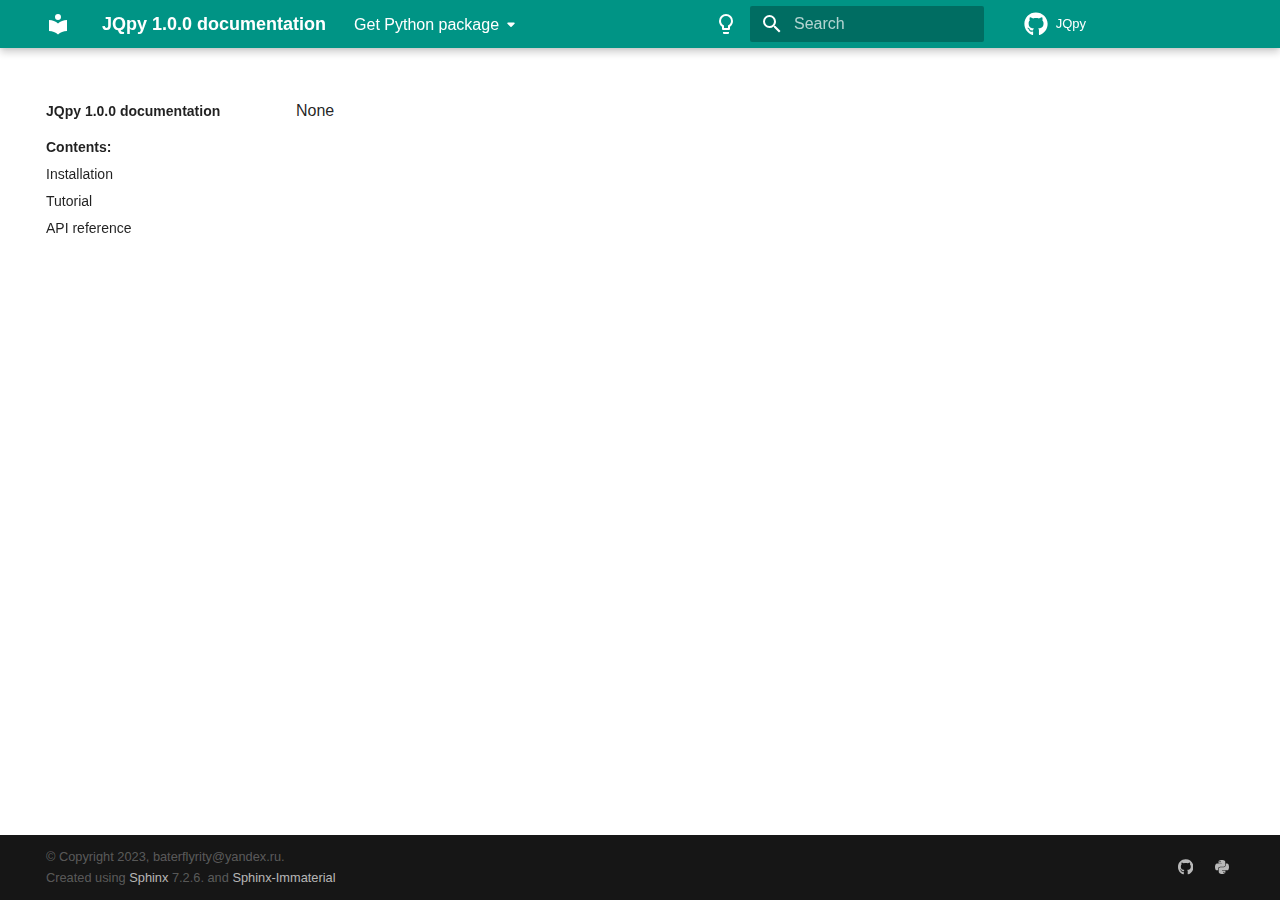
<file: documentation/_build/html/py-modindex.html>
<!doctype html>
<html lang="en" class="no-js">
  <head>
    
      <meta charset="utf-8">
      <meta name="viewport" content="width=device-width,initial-scale=1">
      
      
      
      <link rel="icon" href="">
    
    
      
        <title>None - JQpy 1.0.0 documentation</title>
      
    
    
      
        
        
      
      

    
    
    
      
    
        <link rel="stylesheet" type="text/css" href="_static/sphinx_immaterial_theme.c145f3631d897b861.min.css?v=b0f86f06" />
        <link rel="stylesheet" type="text/css" href="_static/graphviz.css?v=eafc0fe6" />
    <script>__md_scope=new URL(".",location),__md_hash=e=>[...e].reduce((e,_)=>(e<<5)-e+_.charCodeAt(0),0),__md_get=(e,_=localStorage,t=__md_scope)=>JSON.parse(_.getItem(t.pathname+"."+e)),__md_set=(e,_,t=localStorage,a=__md_scope)=>{try{t.setItem(a.pathname+"."+e,JSON.stringify(_))}catch(e){}}</script>
    
      

    
    
    


    <script>
      DOCUMENTATION_OPTIONS.COLLAPSE_INDEX = true;
    </script>


  </head>
  
  
    
    
      
    
    
    
    
    <body dir="ltr" data-md-color-scheme="default" data-md-color-primary="teal" data-md-color-accent="orange">
  
    
    
      <script>var palette=__md_get("__palette");if(palette&&"object"==typeof palette.color)for(var key of Object.keys(palette.color))document.body.setAttribute("data-md-color-"+key,palette.color[key])</script>
    
    <input class="md-toggle" data-md-toggle="drawer" type="checkbox" id="__drawer" autocomplete="off">
    <input class="md-toggle" data-md-toggle="search" type="checkbox" id="__search" autocomplete="off">
    <label class="md-overlay" for="__drawer"></label>
    <div data-md-component="skip">
      
    </div>
    <div data-md-component="announce">
      
    </div>
    
      <div data-md-component="outdated" hidden>
        
      </div>
    
    
      

<header class="md-header" data-md-component="header">
  <nav class="md-header__inner md-grid" aria-label="Header">
    <a href="index.html" title="JQpy 1.0.0 documentation" class="md-header__button md-logo" aria-label="JQpy 1.0.0 documentation" data-md-component="logo">
      
  
  <svg xmlns="http://www.w3.org/2000/svg" viewBox="0 0 24 24"><path d="M12 8a3 3 0 0 0 3-3 3 3 0 0 0-3-3 3 3 0 0 0-3 3 3 3 0 0 0 3 3m0 3.54C9.64 9.35 6.5 8 3 8v11c3.5 0 6.64 1.35 9 3.54 2.36-2.19 5.5-3.54 9-3.54V8c-3.5 0-6.64 1.35-9 3.54Z"/></svg>
    </a>
    <label class="md-header__button md-icon" for="__drawer">
      <svg xmlns="http://www.w3.org/2000/svg" viewBox="0 0 24 24"><path d="M3 6h18v2H3V6m0 5h18v2H3v-2m0 5h18v2H3v-2Z"/></svg>
    </label>
    <div class="md-header__title" data-md-component="header-title">
      <div class="md-header__ellipsis">
        <div class="md-header__topic">
          <span class="md-ellipsis">
            JQpy 1.0.0 documentation
          </span>
        </div>
        <div class="md-header__topic" data-md-component="header-topic">
          <span class="md-ellipsis">
            
              None
            
          </span>
        </div>
      </div>
    </div>
    
      <form class="md-header__option" data-md-component="palette">
        
          
          
          <input class="md-option" data-md-color-media="(prefers-color-scheme: light)" data-md-color-scheme="default" data-md-color-primary="teal" data-md-color-accent="orange"  aria-label="Switch to dark mode"  type="radio" name="__palette" id="__palette_1">
          
            <label class="md-header__button md-icon" title="Switch to dark mode" for="__palette_2" hidden>
              <svg xmlns="http://www.w3.org/2000/svg" viewBox="0 0 24 24"><path d="M12 2a7 7 0 0 1 7 7c0 2.38-1.19 4.47-3 5.74V17a1 1 0 0 1-1 1H9a1 1 0 0 1-1-1v-2.26C6.19 13.47 5 11.38 5 9a7 7 0 0 1 7-7M9 21v-1h6v1a1 1 0 0 1-1 1h-4a1 1 0 0 1-1-1m3-17a5 5 0 0 0-5 5c0 2.05 1.23 3.81 3 4.58V16h4v-2.42c1.77-.77 3-2.53 3-4.58a5 5 0 0 0-5-5Z"/></svg>
            </label>
          
        
          
          
          <input class="md-option" data-md-color-media="(prefers-color-scheme: dark)" data-md-color-scheme="slate" data-md-color-primary="teal" data-md-color-accent="orange"  aria-label="Switch to light mode"  type="radio" name="__palette" id="__palette_2">
          
            <label class="md-header__button md-icon" title="Switch to light mode" for="__palette_1" hidden>
              <svg xmlns="http://www.w3.org/2000/svg" viewBox="0 0 24 24"><path d="M12 2a7 7 0 0 0-7 7c0 2.38 1.19 4.47 3 5.74V17a1 1 0 0 0 1 1h6a1 1 0 0 0 1-1v-2.26c1.81-1.27 3-3.36 3-5.74a7 7 0 0 0-7-7M9 21a1 1 0 0 0 1 1h4a1 1 0 0 0 1-1v-1H9v1Z"/></svg>
            </label>
          
        
      </form>
    
    
    
      <label class="md-header__button md-icon" for="__search">
        <svg xmlns="http://www.w3.org/2000/svg" viewBox="0 0 24 24"><path d="M9.5 3A6.5 6.5 0 0 1 16 9.5c0 1.61-.59 3.09-1.56 4.23l.27.27h.79l5 5-1.5 1.5-5-5v-.79l-.27-.27A6.516 6.516 0 0 1 9.5 16 6.5 6.5 0 0 1 3 9.5 6.5 6.5 0 0 1 9.5 3m0 2C7 5 5 7 5 9.5S7 14 9.5 14 14 12 14 9.5 12 5 9.5 5Z"/></svg>
      </label>
      <div class="md-search" data-md-component="search" role="dialog">
  <label class="md-search__overlay" for="__search"></label>
  <div class="md-search__inner" role="search">
    <form class="md-search__form" name="search">
      <input type="text" class="md-search__input" name="query" aria-label="Search" placeholder="Search" autocapitalize="off" autocorrect="off" autocomplete="off" spellcheck="false" data-md-component="search-query" required>
      <label class="md-search__icon md-icon" for="__search">
        <svg xmlns="http://www.w3.org/2000/svg" viewBox="0 0 24 24"><path d="M9.5 3A6.5 6.5 0 0 1 16 9.5c0 1.61-.59 3.09-1.56 4.23l.27.27h.79l5 5-1.5 1.5-5-5v-.79l-.27-.27A6.516 6.516 0 0 1 9.5 16 6.5 6.5 0 0 1 3 9.5 6.5 6.5 0 0 1 9.5 3m0 2C7 5 5 7 5 9.5S7 14 9.5 14 14 12 14 9.5 12 5 9.5 5Z"/></svg>
        <svg xmlns="http://www.w3.org/2000/svg" viewBox="0 0 24 24"><path d="M20 11v2H8l5.5 5.5-1.42 1.42L4.16 12l7.92-7.92L13.5 5.5 8 11h12Z"/></svg>
      </label>
      <nav class="md-search__options" aria-label="Search">
        
          <a href="javascript:void(0)" class="md-search__icon md-icon" title="Share" aria-label="Share" data-clipboard data-clipboard-text="" data-md-component="search-share" tabindex="-1">
            <svg xmlns="http://www.w3.org/2000/svg" viewBox="0 0 24 24"><path d="M18 16.08c-.76 0-1.44.3-1.96.77L8.91 12.7c.05-.23.09-.46.09-.7 0-.24-.04-.47-.09-.7l7.05-4.11c.54.5 1.25.81 2.04.81a3 3 0 0 0 3-3 3 3 0 0 0-3-3 3 3 0 0 0-3 3c0 .24.04.47.09.7L8.04 9.81C7.5 9.31 6.79 9 6 9a3 3 0 0 0-3 3 3 3 0 0 0 3 3c.79 0 1.5-.31 2.04-.81l7.12 4.15c-.05.21-.08.43-.08.66 0 1.61 1.31 2.91 2.92 2.91 1.61 0 2.92-1.3 2.92-2.91A2.92 2.92 0 0 0 18 16.08Z"/></svg>
          </a>
        
        <button type="reset" class="md-search__icon md-icon" title="Clear" aria-label="Clear" tabindex="-1">
          <svg xmlns="http://www.w3.org/2000/svg" viewBox="0 0 24 24"><path d="M19 6.41 17.59 5 12 10.59 6.41 5 5 6.41 10.59 12 5 17.59 6.41 19 12 13.41 17.59 19 19 17.59 13.41 12 19 6.41Z"/></svg>
        </button>
      </nav>
      
    </form>
    <div class="md-search__output">
      <div class="md-search__scrollwrap" data-md-scrollfix>
        <div class="md-search-result" data-md-component="search-result">
          <div class="md-search-result__meta">
            Initializing search
          </div>
          <ol class="md-search-result__list"></ol>
        </div>
      </div>
    </div>
  </div>
</div>
    
    
      <div class="md-header__source">
        <a href="https://github.com/baterflyrity/jqpy/" title="Go to repository" class="md-source" data-md-component="source">
  <div class="md-source__icon md-icon">
    
    <svg xmlns="http://www.w3.org/2000/svg" viewBox="0 0 496 512"><!--! Font Awesome Free 6.2.0 by @fontawesome - https://fontawesome.com License - https://fontawesome.com/license/free (Icons: CC BY 4.0, Fonts: SIL OFL 1.1, Code: MIT License) Copyright 2022 Fonticons, Inc.--><path d="M165.9 397.4c0 2-2.3 3.6-5.2 3.6-3.3.3-5.6-1.3-5.6-3.6 0-2 2.3-3.6 5.2-3.6 3-.3 5.6 1.3 5.6 3.6zm-31.1-4.5c-.7 2 1.3 4.3 4.3 4.9 2.6 1 5.6 0 6.2-2s-1.3-4.3-4.3-5.2c-2.6-.7-5.5.3-6.2 2.3zm44.2-1.7c-2.9.7-4.9 2.6-4.6 4.9.3 2 2.9 3.3 5.9 2.6 2.9-.7 4.9-2.6 4.6-4.6-.3-1.9-3-3.2-5.9-2.9zM244.8 8C106.1 8 0 113.3 0 252c0 110.9 69.8 205.8 169.5 239.2 12.8 2.3 17.3-5.6 17.3-12.1 0-6.2-.3-40.4-.3-61.4 0 0-70 15-84.7-29.8 0 0-11.4-29.1-27.8-36.6 0 0-22.9-15.7 1.6-15.4 0 0 24.9 2 38.6 25.8 21.9 38.6 58.6 27.5 72.9 20.9 2.3-16 8.8-27.1 16-33.7-55.9-6.2-112.3-14.3-112.3-110.5 0-27.5 7.6-41.3 23.6-58.9-2.6-6.5-11.1-33.3 2.6-67.9 20.9-6.5 69 27 69 27 20-5.6 41.5-8.5 62.8-8.5s42.8 2.9 62.8 8.5c0 0 48.1-33.6 69-27 13.7 34.7 5.2 61.4 2.6 67.9 16 17.7 25.8 31.5 25.8 58.9 0 96.5-58.9 104.2-114.8 110.5 9.2 7.9 17 22.9 17 46.4 0 33.7-.3 75.4-.3 83.6 0 6.5 4.6 14.4 17.3 12.1C428.2 457.8 496 362.9 496 252 496 113.3 383.5 8 244.8 8zM97.2 352.9c-1.3 1-1 3.3.7 5.2 1.6 1.6 3.9 2.3 5.2 1 1.3-1 1-3.3-.7-5.2-1.6-1.6-3.9-2.3-5.2-1zm-10.8-8.1c-.7 1.3.3 2.9 2.3 3.9 1.6 1 3.6.7 4.3-.7.7-1.3-.3-2.9-2.3-3.9-2-.6-3.6-.3-4.3.7zm32.4 35.6c-1.6 1.3-1 4.3 1.3 6.2 2.3 2.3 5.2 2.6 6.5 1 1.3-1.3.7-4.3-1.3-6.2-2.2-2.3-5.2-2.6-6.5-1zm-11.4-14.7c-1.6 1-1.6 3.6 0 5.9 1.6 2.3 4.3 3.3 5.6 2.3 1.6-1.3 1.6-3.9 0-6.2-1.4-2.3-4-3.3-5.6-2z"/></svg>
  </div>
  <div class="md-source__repository">
    JQpy
  </div>
</a>
      </div>
    
  </nav>
  
</header>
    
    <div class="md-container" data-md-component="container">
      
      
      
      
        
          
        
      
      <main class="md-main" data-md-component="main">
        <div class="md-main__inner md-grid">
          
            
              
              <div class="md-sidebar md-sidebar--primary" data-md-component="sidebar" data-md-type="navigation" >
                <div class="md-sidebar__scrollwrap">
                  <div class="md-sidebar__inner">
                    


<nav class="md-nav md-nav--primary" aria-label="Navigation" data-md-level="0">
  <label class="md-nav__title" for="__drawer">
    <a href="index.html" title="JQpy 1.0.0 documentation" class="md-nav__button md-logo" aria-label="JQpy 1.0.0 documentation" data-md-component="logo">
      
  
  <svg xmlns="http://www.w3.org/2000/svg" viewBox="0 0 24 24"><path d="M12 8a3 3 0 0 0 3-3 3 3 0 0 0-3-3 3 3 0 0 0-3 3 3 3 0 0 0 3 3m0 3.54C9.64 9.35 6.5 8 3 8v11c3.5 0 6.64 1.35 9 3.54 2.36-2.19 5.5-3.54 9-3.54V8c-3.5 0-6.64 1.35-9 3.54Z"/></svg>
    </a>
    JQpy 1.0.0 documentation
  </label>
  
    <div class="md-nav__source">
      <a href="https://github.com/baterflyrity/jqpy/" title="Go to repository" class="md-source" data-md-component="source">
  <div class="md-source__icon md-icon">
    
    <svg xmlns="http://www.w3.org/2000/svg" viewBox="0 0 496 512"><!--! Font Awesome Free 6.2.0 by @fontawesome - https://fontawesome.com License - https://fontawesome.com/license/free (Icons: CC BY 4.0, Fonts: SIL OFL 1.1, Code: MIT License) Copyright 2022 Fonticons, Inc.--><path d="M165.9 397.4c0 2-2.3 3.6-5.2 3.6-3.3.3-5.6-1.3-5.6-3.6 0-2 2.3-3.6 5.2-3.6 3-.3 5.6 1.3 5.6 3.6zm-31.1-4.5c-.7 2 1.3 4.3 4.3 4.9 2.6 1 5.6 0 6.2-2s-1.3-4.3-4.3-5.2c-2.6-.7-5.5.3-6.2 2.3zm44.2-1.7c-2.9.7-4.9 2.6-4.6 4.9.3 2 2.9 3.3 5.9 2.6 2.9-.7 4.9-2.6 4.6-4.6-.3-1.9-3-3.2-5.9-2.9zM244.8 8C106.1 8 0 113.3 0 252c0 110.9 69.8 205.8 169.5 239.2 12.8 2.3 17.3-5.6 17.3-12.1 0-6.2-.3-40.4-.3-61.4 0 0-70 15-84.7-29.8 0 0-11.4-29.1-27.8-36.6 0 0-22.9-15.7 1.6-15.4 0 0 24.9 2 38.6 25.8 21.9 38.6 58.6 27.5 72.9 20.9 2.3-16 8.8-27.1 16-33.7-55.9-6.2-112.3-14.3-112.3-110.5 0-27.5 7.6-41.3 23.6-58.9-2.6-6.5-11.1-33.3 2.6-67.9 20.9-6.5 69 27 69 27 20-5.6 41.5-8.5 62.8-8.5s42.8 2.9 62.8 8.5c0 0 48.1-33.6 69-27 13.7 34.7 5.2 61.4 2.6 67.9 16 17.7 25.8 31.5 25.8 58.9 0 96.5-58.9 104.2-114.8 110.5 9.2 7.9 17 22.9 17 46.4 0 33.7-.3 75.4-.3 83.6 0 6.5 4.6 14.4 17.3 12.1C428.2 457.8 496 362.9 496 252 496 113.3 383.5 8 244.8 8zM97.2 352.9c-1.3 1-1 3.3.7 5.2 1.6 1.6 3.9 2.3 5.2 1 1.3-1 1-3.3-.7-5.2-1.6-1.6-3.9-2.3-5.2-1zm-10.8-8.1c-.7 1.3.3 2.9 2.3 3.9 1.6 1 3.6.7 4.3-.7.7-1.3-.3-2.9-2.3-3.9-2-.6-3.6-.3-4.3.7zm32.4 35.6c-1.6 1.3-1 4.3 1.3 6.2 2.3 2.3 5.2 2.6 6.5 1 1.3-1.3.7-4.3-1.3-6.2-2.2-2.3-5.2-2.6-6.5-1zm-11.4-14.7c-1.6 1-1.6 3.6 0 5.9 1.6 2.3 4.3 3.3 5.6 2.3 1.6-1.3 1.6-3.9 0-6.2-1.4-2.3-4-3.3-5.6-2z"/></svg>
  </div>
  <div class="md-source__repository">
    JQpy
  </div>
</a>
    </div>
  
  <ul class="md-nav__list" data-md-scrollfix>
    
      
      
      

  
  
  
    
      
    
    <li class="md-nav__item md-nav__item--section md-nav__item--nested">
      
      
        <input class="md-nav__toggle md-toggle md-toggle--indeterminate" data-md-toggle="__nav_1" type="checkbox" id="__nav_1" checked>
      
      
      
        <label class="md-nav__link" for="__nav_1">
          <span class="md-ellipsis">Contents:<wbr></span>
          <span class="md-nav__icon md-icon"></span>
        </label>
      
      <nav class="md-nav" aria-label="Contents:" data-md-level="1">
        <label class="md-nav__title" for="__nav_1">
          <span class="md-nav__icon md-icon"></span>
          <span class="md-ellipsis">Contents:<wbr></span>
        </label>
        <ul class="md-nav__list" data-md-scrollfix>
          
            
              
  
  
  
  
    <li class="md-nav__item">
      <a href="installation.html" class="md-nav__link">
        <span class="md-ellipsis">Installation</span>
      </a>
    </li>
  

            
          
            
              
  
  
  
  
    <li class="md-nav__item">
      <a href="tutorial.html" class="md-nav__link">
        <span class="md-ellipsis">Tutorial</span>
      </a>
    </li>
  

            
          
            
              
  
  
  
  
    <li class="md-nav__item">
      <a href="jqpy.html" class="md-nav__link">
        <span class="md-ellipsis">API reference</span>
      </a>
    </li>
  

            
          
        </ul>
      </nav>
    </li>
  
  

    
  </ul>
</nav>
                  </div>
                </div>
              </div>
            
            
              
              <div class="md-sidebar md-sidebar--secondary" data-md-component="sidebar" data-md-type="toc" >
                <div class="md-sidebar__scrollwrap">
                  <div class="md-sidebar__inner">
                    

<nav class="md-nav md-nav--secondary">
  
  
  
</nav>
                  </div>
                </div>
              </div>
            
          
          
            <div class="md-content" data-md-component="content">
              <article class="md-content__inner md-typeset" role="main">
                  


None





                
              </article>
            </div>
          
          
  <script>var tabs=__md_get("__tabs");if(Array.isArray(tabs))e:for(var set of document.querySelectorAll(".tabbed-set")){var tab,labels=set.querySelector(".tabbed-labels");for(tab of tabs)for(var label of labels.getElementsByTagName("label"))if(label.innerText.trim()===tab){var input=document.getElementById(label.htmlFor);input.checked=!0;continue e}}</script>

        </div>
        
          <a href="#" class="md-top md-icon" data-md-component="top" hidden>
            <svg xmlns="http://www.w3.org/2000/svg" viewBox="0 0 24 24"><path d="M13 20h-2V8l-5.5 5.5-1.42-1.42L12 4.16l7.92 7.92-1.42 1.42L13 8v12Z"/></svg>
            Back to top
          </a>
        
      </main>
      
        <footer class="md-footer">
  
  
  
  <div class="md-footer-meta md-typeset">
    
    <div class="md-footer-meta__inner md-grid">
      <div class="md-copyright">
  
    <div class="md-footer-copyright__highlight">
        &#169; Copyright 2023, baterflyrity@yandex.ru.
        
    </div>
  
    Created using
    <a href="https://www.sphinx-doc.org/" target="_blank" rel="noopener">Sphinx</a>
    7.2.6.
     and
    <a href="https://github.com/jbms/sphinx-immaterial/" target="_blank" rel="noopener">Sphinx-Immaterial</a>
  
</div>
      
        <div class="md-social">
  
    
    
    <a href="https://github.com/baterflyrity/jqpy/" target="_blank" rel="noopener" title="Sources on github.com" class="md-social__link">
      <svg xmlns="http://www.w3.org/2000/svg" viewBox="0 0 496 512"><!--! Font Awesome Free 6.2.0 by @fontawesome - https://fontawesome.com License - https://fontawesome.com/license/free (Icons: CC BY 4.0, Fonts: SIL OFL 1.1, Code: MIT License) Copyright 2022 Fonticons, Inc.--><path d="M165.9 397.4c0 2-2.3 3.6-5.2 3.6-3.3.3-5.6-1.3-5.6-3.6 0-2 2.3-3.6 5.2-3.6 3-.3 5.6 1.3 5.6 3.6zm-31.1-4.5c-.7 2 1.3 4.3 4.3 4.9 2.6 1 5.6 0 6.2-2s-1.3-4.3-4.3-5.2c-2.6-.7-5.5.3-6.2 2.3zm44.2-1.7c-2.9.7-4.9 2.6-4.6 4.9.3 2 2.9 3.3 5.9 2.6 2.9-.7 4.9-2.6 4.6-4.6-.3-1.9-3-3.2-5.9-2.9zM244.8 8C106.1 8 0 113.3 0 252c0 110.9 69.8 205.8 169.5 239.2 12.8 2.3 17.3-5.6 17.3-12.1 0-6.2-.3-40.4-.3-61.4 0 0-70 15-84.7-29.8 0 0-11.4-29.1-27.8-36.6 0 0-22.9-15.7 1.6-15.4 0 0 24.9 2 38.6 25.8 21.9 38.6 58.6 27.5 72.9 20.9 2.3-16 8.8-27.1 16-33.7-55.9-6.2-112.3-14.3-112.3-110.5 0-27.5 7.6-41.3 23.6-58.9-2.6-6.5-11.1-33.3 2.6-67.9 20.9-6.5 69 27 69 27 20-5.6 41.5-8.5 62.8-8.5s42.8 2.9 62.8 8.5c0 0 48.1-33.6 69-27 13.7 34.7 5.2 61.4 2.6 67.9 16 17.7 25.8 31.5 25.8 58.9 0 96.5-58.9 104.2-114.8 110.5 9.2 7.9 17 22.9 17 46.4 0 33.7-.3 75.4-.3 83.6 0 6.5 4.6 14.4 17.3 12.1C428.2 457.8 496 362.9 496 252 496 113.3 383.5 8 244.8 8zM97.2 352.9c-1.3 1-1 3.3.7 5.2 1.6 1.6 3.9 2.3 5.2 1 1.3-1 1-3.3-.7-5.2-1.6-1.6-3.9-2.3-5.2-1zm-10.8-8.1c-.7 1.3.3 2.9 2.3 3.9 1.6 1 3.6.7 4.3-.7.7-1.3-.3-2.9-2.3-3.9-2-.6-3.6-.3-4.3.7zm32.4 35.6c-1.6 1.3-1 4.3 1.3 6.2 2.3 2.3 5.2 2.6 6.5 1 1.3-1.3.7-4.3-1.3-6.2-2.2-2.3-5.2-2.6-6.5-1zm-11.4-14.7c-1.6 1-1.6 3.6 0 5.9 1.6 2.3 4.3 3.3 5.6 2.3 1.6-1.3 1.6-3.9 0-6.2-1.4-2.3-4-3.3-5.6-2z"/></svg>
    </a>
  
    
    
    <a href="https://pypi.org/project/jqpy/" target="_blank" rel="noopener" title="Python package" class="md-social__link">
      <svg xmlns="http://www.w3.org/2000/svg" viewBox="0 0 448 512"><!--! Font Awesome Free 6.2.0 by @fontawesome - https://fontawesome.com License - https://fontawesome.com/license/free (Icons: CC BY 4.0, Fonts: SIL OFL 1.1, Code: MIT License) Copyright 2022 Fonticons, Inc.--><path d="M439.8 200.5c-7.7-30.9-22.3-54.2-53.4-54.2h-40.1v47.4c0 36.8-31.2 67.8-66.8 67.8H172.7c-29.2 0-53.4 25-53.4 54.3v101.8c0 29 25.2 46 53.4 54.3 33.8 9.9 66.3 11.7 106.8 0 26.9-7.8 53.4-23.5 53.4-54.3v-40.7H226.2v-13.6h160.2c31.1 0 42.6-21.7 53.4-54.2 11.2-33.5 10.7-65.7 0-108.6zM286.2 404c11.1 0 20.1 9.1 20.1 20.3 0 11.3-9 20.4-20.1 20.4-11 0-20.1-9.2-20.1-20.4.1-11.3 9.1-20.3 20.1-20.3zM167.8 248.1h106.8c29.7 0 53.4-24.5 53.4-54.3V91.9c0-29-24.4-50.7-53.4-55.6-35.8-5.9-74.7-5.6-106.8.1-45.2 8-53.4 24.7-53.4 55.6v40.7h106.9v13.6h-147c-31.1 0-58.3 18.7-66.8 54.2-9.8 40.7-10.2 66.1 0 108.6 7.6 31.6 25.7 54.2 56.8 54.2H101v-48.8c0-35.3 30.5-66.4 66.8-66.4zm-6.7-142.6c-11.1 0-20.1-9.1-20.1-20.3.1-11.3 9-20.4 20.1-20.4 11 0 20.1 9.2 20.1 20.4s-9 20.3-20.1 20.3z"/></svg>
    </a>
  
</div>
      
    </div>
    
  </div>
</footer>
      
    </div>
    <div class="md-dialog" data-md-component="dialog">
      <div class="md-dialog__inner md-typeset"></div>
    </div>
    
    <script id="__config" type="application/json">{"base": ".", "features": ["navigation.expand", "navigation.instant", "navigation.sections", "navigation.top", "search.highlight", "search.share", "toc.follow", "toc.sticky", "content.tabs.link", "announce.dismiss"], "translations": {"clipboard.copied": "Copied to clipboard", "clipboard.copy": "Copy to clipboard", "search.config.lang": "en", "search.config.pipeline": "trimmer, stopWordFilter", "search.config.separator": "[\\s\\-]+", "search.placeholder": "Search", "search.result.more.one": "1 more on this page", "search.result.more.other": "# more on this page", "search.result.none": "No matching documents", "search.result.one": "1 matching document", "search.result.other": "# matching documents", "search.result.placeholder": "Type to start searching", "search.result.term.missing": "Missing", "select.version.title": "Select version"}, "version": {"provider": "mike", "staticVersions": [{"aliases": [], "title": "Get Python package", "version": "https://pypi.org/project/jqpy"}, {"aliases": [], "title": "Get sources", "version": "https://github.com/baterflyrity/jqpy"}], "versionPath": null}}</script>
    
      
        <script src="_static/sphinx_immaterial_theme.1b5b7a2d5891aec19.min.js?v=1e7b0789"></script>
    
  </body>
</html>
</file>
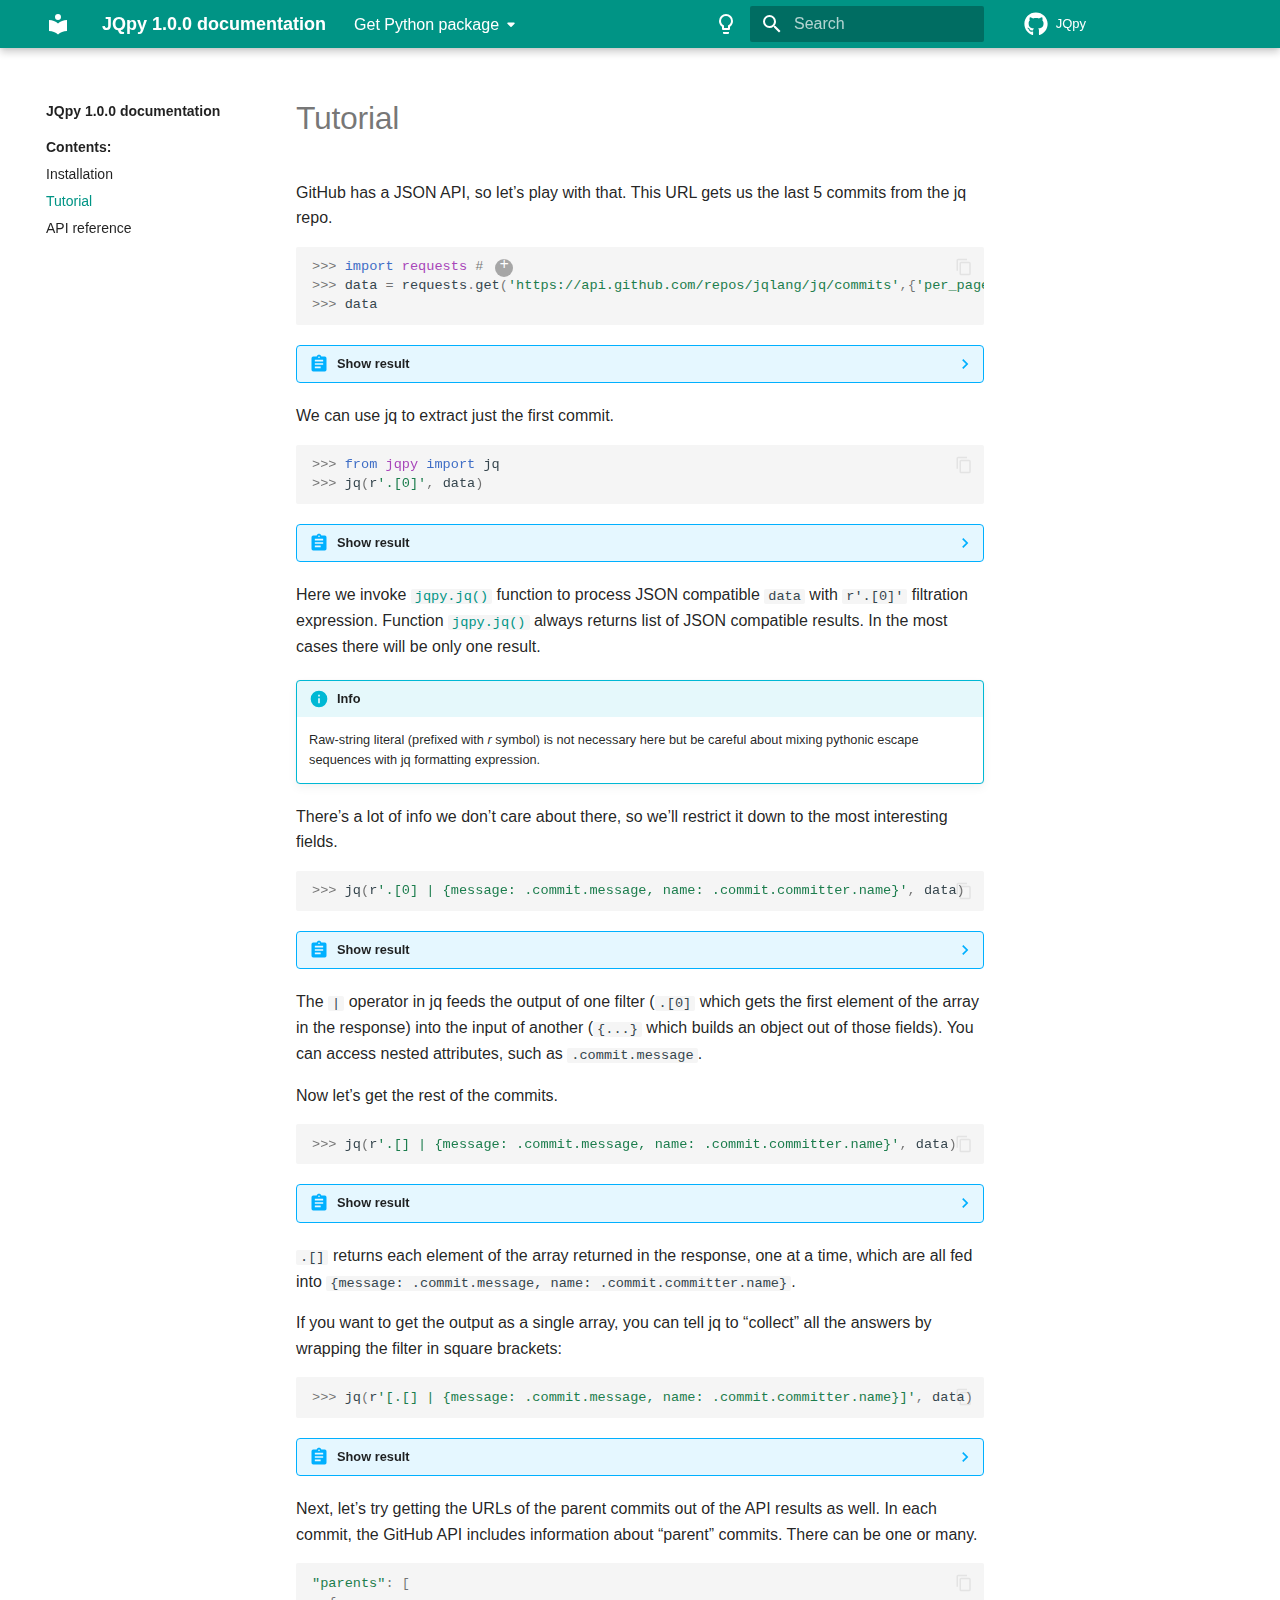
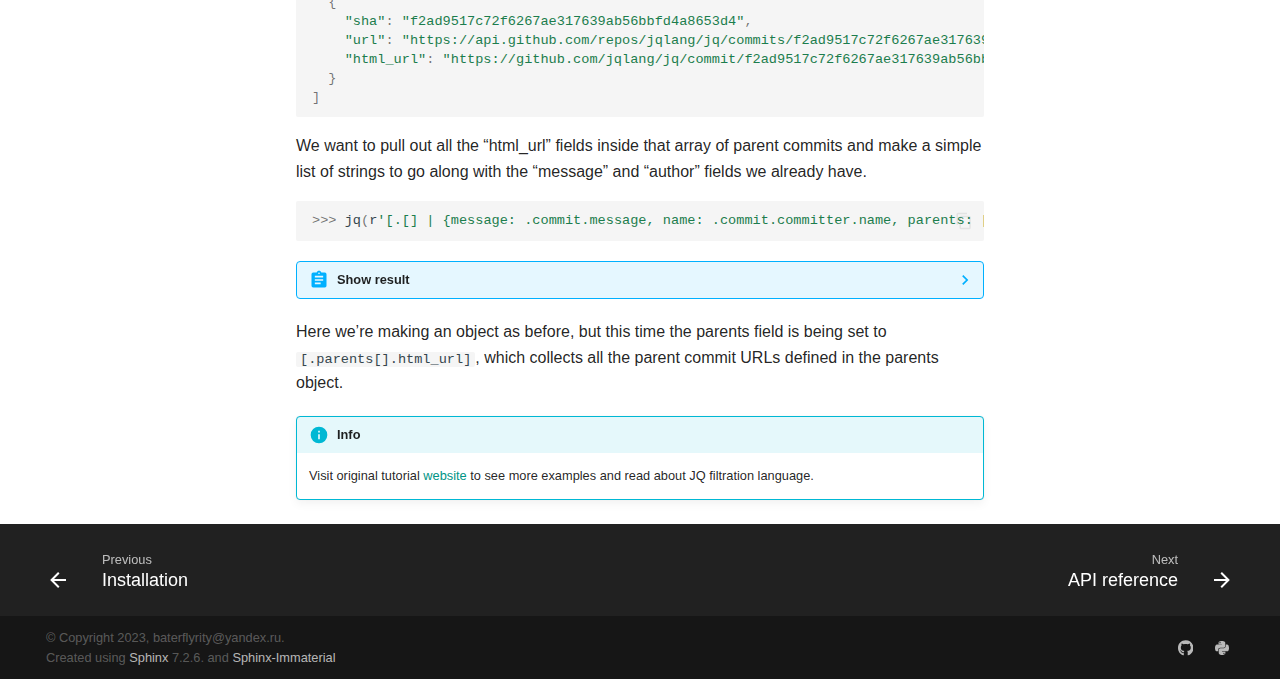
<file: documentation/_build/html/tutorial.html>
<!doctype html>
<html lang="en" class="no-js">
  <head>
    
      <meta charset="utf-8">
      <meta name="viewport" content="width=device-width,initial-scale=1">
      
      
      
      <link rel="icon" href="">
    
    
      
        <title>Tutorial - JQpy 1.0.0 documentation</title>
      
    
    
      
        
        
      
      

    
    
    
      
    
        <link rel="stylesheet" type="text/css" href="_static/sphinx_immaterial_theme.c145f3631d897b861.min.css?v=b0f86f06" />
        <link rel="stylesheet" type="text/css" href="_static/graphviz.css?v=eafc0fe6" />
    <script>__md_scope=new URL(".",location),__md_hash=e=>[...e].reduce((e,_)=>(e<<5)-e+_.charCodeAt(0),0),__md_get=(e,_=localStorage,t=__md_scope)=>JSON.parse(_.getItem(t.pathname+"."+e)),__md_set=(e,_,t=localStorage,a=__md_scope)=>{try{t.setItem(a.pathname+"."+e,JSON.stringify(_))}catch(e){}}</script>
    
      

    
    
    
  </head>
  
  
    
    
      
    
    
    
    
    <body dir="ltr" data-md-color-scheme="default" data-md-color-primary="teal" data-md-color-accent="orange">
  
    
    
      <script>var palette=__md_get("__palette");if(palette&&"object"==typeof palette.color)for(var key of Object.keys(palette.color))document.body.setAttribute("data-md-color-"+key,palette.color[key])</script>
    
    <input class="md-toggle" data-md-toggle="drawer" type="checkbox" id="__drawer" autocomplete="off">
    <input class="md-toggle" data-md-toggle="search" type="checkbox" id="__search" autocomplete="off">
    <label class="md-overlay" for="__drawer"></label>
    <div data-md-component="skip">
      
    </div>
    <div data-md-component="announce">
      
    </div>
    
      <div data-md-component="outdated" hidden>
        
      </div>
    
    
      

<header class="md-header" data-md-component="header">
  <nav class="md-header__inner md-grid" aria-label="Header">
    <a href="index.html" title="JQpy 1.0.0 documentation" class="md-header__button md-logo" aria-label="JQpy 1.0.0 documentation" data-md-component="logo">
      
  
  <svg xmlns="http://www.w3.org/2000/svg" viewBox="0 0 24 24"><path d="M12 8a3 3 0 0 0 3-3 3 3 0 0 0-3-3 3 3 0 0 0-3 3 3 3 0 0 0 3 3m0 3.54C9.64 9.35 6.5 8 3 8v11c3.5 0 6.64 1.35 9 3.54 2.36-2.19 5.5-3.54 9-3.54V8c-3.5 0-6.64 1.35-9 3.54Z"/></svg>
    </a>
    <label class="md-header__button md-icon" for="__drawer">
      <svg xmlns="http://www.w3.org/2000/svg" viewBox="0 0 24 24"><path d="M3 6h18v2H3V6m0 5h18v2H3v-2m0 5h18v2H3v-2Z"/></svg>
    </label>
    <div class="md-header__title" data-md-component="header-title">
      <div class="md-header__ellipsis">
        <div class="md-header__topic">
          <span class="md-ellipsis">
            JQpy 1.0.0 documentation
          </span>
        </div>
        <div class="md-header__topic" data-md-component="header-topic">
          <span class="md-ellipsis">
            
              Tutorial
            
          </span>
        </div>
      </div>
    </div>
    
      <form class="md-header__option" data-md-component="palette">
        
          
          
          <input class="md-option" data-md-color-media="(prefers-color-scheme: light)" data-md-color-scheme="default" data-md-color-primary="teal" data-md-color-accent="orange"  aria-label="Switch to dark mode"  type="radio" name="__palette" id="__palette_1">
          
            <label class="md-header__button md-icon" title="Switch to dark mode" for="__palette_2" hidden>
              <svg xmlns="http://www.w3.org/2000/svg" viewBox="0 0 24 24"><path d="M12 2a7 7 0 0 1 7 7c0 2.38-1.19 4.47-3 5.74V17a1 1 0 0 1-1 1H9a1 1 0 0 1-1-1v-2.26C6.19 13.47 5 11.38 5 9a7 7 0 0 1 7-7M9 21v-1h6v1a1 1 0 0 1-1 1h-4a1 1 0 0 1-1-1m3-17a5 5 0 0 0-5 5c0 2.05 1.23 3.81 3 4.58V16h4v-2.42c1.77-.77 3-2.53 3-4.58a5 5 0 0 0-5-5Z"/></svg>
            </label>
          
        
          
          
          <input class="md-option" data-md-color-media="(prefers-color-scheme: dark)" data-md-color-scheme="slate" data-md-color-primary="teal" data-md-color-accent="orange"  aria-label="Switch to light mode"  type="radio" name="__palette" id="__palette_2">
          
            <label class="md-header__button md-icon" title="Switch to light mode" for="__palette_1" hidden>
              <svg xmlns="http://www.w3.org/2000/svg" viewBox="0 0 24 24"><path d="M12 2a7 7 0 0 0-7 7c0 2.38 1.19 4.47 3 5.74V17a1 1 0 0 0 1 1h6a1 1 0 0 0 1-1v-2.26c1.81-1.27 3-3.36 3-5.74a7 7 0 0 0-7-7M9 21a1 1 0 0 0 1 1h4a1 1 0 0 0 1-1v-1H9v1Z"/></svg>
            </label>
          
        
      </form>
    
    
    
      <label class="md-header__button md-icon" for="__search">
        <svg xmlns="http://www.w3.org/2000/svg" viewBox="0 0 24 24"><path d="M9.5 3A6.5 6.5 0 0 1 16 9.5c0 1.61-.59 3.09-1.56 4.23l.27.27h.79l5 5-1.5 1.5-5-5v-.79l-.27-.27A6.516 6.516 0 0 1 9.5 16 6.5 6.5 0 0 1 3 9.5 6.5 6.5 0 0 1 9.5 3m0 2C7 5 5 7 5 9.5S7 14 9.5 14 14 12 14 9.5 12 5 9.5 5Z"/></svg>
      </label>
      <div class="md-search" data-md-component="search" role="dialog">
  <label class="md-search__overlay" for="__search"></label>
  <div class="md-search__inner" role="search">
    <form class="md-search__form" name="search">
      <input type="text" class="md-search__input" name="query" aria-label="Search" placeholder="Search" autocapitalize="off" autocorrect="off" autocomplete="off" spellcheck="false" data-md-component="search-query" required>
      <label class="md-search__icon md-icon" for="__search">
        <svg xmlns="http://www.w3.org/2000/svg" viewBox="0 0 24 24"><path d="M9.5 3A6.5 6.5 0 0 1 16 9.5c0 1.61-.59 3.09-1.56 4.23l.27.27h.79l5 5-1.5 1.5-5-5v-.79l-.27-.27A6.516 6.516 0 0 1 9.5 16 6.5 6.5 0 0 1 3 9.5 6.5 6.5 0 0 1 9.5 3m0 2C7 5 5 7 5 9.5S7 14 9.5 14 14 12 14 9.5 12 5 9.5 5Z"/></svg>
        <svg xmlns="http://www.w3.org/2000/svg" viewBox="0 0 24 24"><path d="M20 11v2H8l5.5 5.5-1.42 1.42L4.16 12l7.92-7.92L13.5 5.5 8 11h12Z"/></svg>
      </label>
      <nav class="md-search__options" aria-label="Search">
        
          <a href="javascript:void(0)" class="md-search__icon md-icon" title="Share" aria-label="Share" data-clipboard data-clipboard-text="" data-md-component="search-share" tabindex="-1">
            <svg xmlns="http://www.w3.org/2000/svg" viewBox="0 0 24 24"><path d="M18 16.08c-.76 0-1.44.3-1.96.77L8.91 12.7c.05-.23.09-.46.09-.7 0-.24-.04-.47-.09-.7l7.05-4.11c.54.5 1.25.81 2.04.81a3 3 0 0 0 3-3 3 3 0 0 0-3-3 3 3 0 0 0-3 3c0 .24.04.47.09.7L8.04 9.81C7.5 9.31 6.79 9 6 9a3 3 0 0 0-3 3 3 3 0 0 0 3 3c.79 0 1.5-.31 2.04-.81l7.12 4.15c-.05.21-.08.43-.08.66 0 1.61 1.31 2.91 2.92 2.91 1.61 0 2.92-1.3 2.92-2.91A2.92 2.92 0 0 0 18 16.08Z"/></svg>
          </a>
        
        <button type="reset" class="md-search__icon md-icon" title="Clear" aria-label="Clear" tabindex="-1">
          <svg xmlns="http://www.w3.org/2000/svg" viewBox="0 0 24 24"><path d="M19 6.41 17.59 5 12 10.59 6.41 5 5 6.41 10.59 12 5 17.59 6.41 19 12 13.41 17.59 19 19 17.59 13.41 12 19 6.41Z"/></svg>
        </button>
      </nav>
      
    </form>
    <div class="md-search__output">
      <div class="md-search__scrollwrap" data-md-scrollfix>
        <div class="md-search-result" data-md-component="search-result">
          <div class="md-search-result__meta">
            Initializing search
          </div>
          <ol class="md-search-result__list"></ol>
        </div>
      </div>
    </div>
  </div>
</div>
    
    
      <div class="md-header__source">
        <a href="https://github.com/baterflyrity/jqpy/" title="Go to repository" class="md-source" data-md-component="source">
  <div class="md-source__icon md-icon">
    
    <svg xmlns="http://www.w3.org/2000/svg" viewBox="0 0 496 512"><!--! Font Awesome Free 6.2.0 by @fontawesome - https://fontawesome.com License - https://fontawesome.com/license/free (Icons: CC BY 4.0, Fonts: SIL OFL 1.1, Code: MIT License) Copyright 2022 Fonticons, Inc.--><path d="M165.9 397.4c0 2-2.3 3.6-5.2 3.6-3.3.3-5.6-1.3-5.6-3.6 0-2 2.3-3.6 5.2-3.6 3-.3 5.6 1.3 5.6 3.6zm-31.1-4.5c-.7 2 1.3 4.3 4.3 4.9 2.6 1 5.6 0 6.2-2s-1.3-4.3-4.3-5.2c-2.6-.7-5.5.3-6.2 2.3zm44.2-1.7c-2.9.7-4.9 2.6-4.6 4.9.3 2 2.9 3.3 5.9 2.6 2.9-.7 4.9-2.6 4.6-4.6-.3-1.9-3-3.2-5.9-2.9zM244.8 8C106.1 8 0 113.3 0 252c0 110.9 69.8 205.8 169.5 239.2 12.8 2.3 17.3-5.6 17.3-12.1 0-6.2-.3-40.4-.3-61.4 0 0-70 15-84.7-29.8 0 0-11.4-29.1-27.8-36.6 0 0-22.9-15.7 1.6-15.4 0 0 24.9 2 38.6 25.8 21.9 38.6 58.6 27.5 72.9 20.9 2.3-16 8.8-27.1 16-33.7-55.9-6.2-112.3-14.3-112.3-110.5 0-27.5 7.6-41.3 23.6-58.9-2.6-6.5-11.1-33.3 2.6-67.9 20.9-6.5 69 27 69 27 20-5.6 41.5-8.5 62.8-8.5s42.8 2.9 62.8 8.5c0 0 48.1-33.6 69-27 13.7 34.7 5.2 61.4 2.6 67.9 16 17.7 25.8 31.5 25.8 58.9 0 96.5-58.9 104.2-114.8 110.5 9.2 7.9 17 22.9 17 46.4 0 33.7-.3 75.4-.3 83.6 0 6.5 4.6 14.4 17.3 12.1C428.2 457.8 496 362.9 496 252 496 113.3 383.5 8 244.8 8zM97.2 352.9c-1.3 1-1 3.3.7 5.2 1.6 1.6 3.9 2.3 5.2 1 1.3-1 1-3.3-.7-5.2-1.6-1.6-3.9-2.3-5.2-1zm-10.8-8.1c-.7 1.3.3 2.9 2.3 3.9 1.6 1 3.6.7 4.3-.7.7-1.3-.3-2.9-2.3-3.9-2-.6-3.6-.3-4.3.7zm32.4 35.6c-1.6 1.3-1 4.3 1.3 6.2 2.3 2.3 5.2 2.6 6.5 1 1.3-1.3.7-4.3-1.3-6.2-2.2-2.3-5.2-2.6-6.5-1zm-11.4-14.7c-1.6 1-1.6 3.6 0 5.9 1.6 2.3 4.3 3.3 5.6 2.3 1.6-1.3 1.6-3.9 0-6.2-1.4-2.3-4-3.3-5.6-2z"/></svg>
  </div>
  <div class="md-source__repository">
    JQpy
  </div>
</a>
      </div>
    
  </nav>
  
</header>
    
    <div class="md-container" data-md-component="container">
      
      
      
      
        
          
        
      
      <main class="md-main" data-md-component="main">
        <div class="md-main__inner md-grid">
          
            
              
              <div class="md-sidebar md-sidebar--primary" data-md-component="sidebar" data-md-type="navigation" >
                <div class="md-sidebar__scrollwrap">
                  <div class="md-sidebar__inner">
                    


<nav class="md-nav md-nav--primary" aria-label="Navigation" data-md-level="0">
  <label class="md-nav__title" for="__drawer">
    <a href="index.html" title="JQpy 1.0.0 documentation" class="md-nav__button md-logo" aria-label="JQpy 1.0.0 documentation" data-md-component="logo">
      
  
  <svg xmlns="http://www.w3.org/2000/svg" viewBox="0 0 24 24"><path d="M12 8a3 3 0 0 0 3-3 3 3 0 0 0-3-3 3 3 0 0 0-3 3 3 3 0 0 0 3 3m0 3.54C9.64 9.35 6.5 8 3 8v11c3.5 0 6.64 1.35 9 3.54 2.36-2.19 5.5-3.54 9-3.54V8c-3.5 0-6.64 1.35-9 3.54Z"/></svg>
    </a>
    JQpy 1.0.0 documentation
  </label>
  
    <div class="md-nav__source">
      <a href="https://github.com/baterflyrity/jqpy/" title="Go to repository" class="md-source" data-md-component="source">
  <div class="md-source__icon md-icon">
    
    <svg xmlns="http://www.w3.org/2000/svg" viewBox="0 0 496 512"><!--! Font Awesome Free 6.2.0 by @fontawesome - https://fontawesome.com License - https://fontawesome.com/license/free (Icons: CC BY 4.0, Fonts: SIL OFL 1.1, Code: MIT License) Copyright 2022 Fonticons, Inc.--><path d="M165.9 397.4c0 2-2.3 3.6-5.2 3.6-3.3.3-5.6-1.3-5.6-3.6 0-2 2.3-3.6 5.2-3.6 3-.3 5.6 1.3 5.6 3.6zm-31.1-4.5c-.7 2 1.3 4.3 4.3 4.9 2.6 1 5.6 0 6.2-2s-1.3-4.3-4.3-5.2c-2.6-.7-5.5.3-6.2 2.3zm44.2-1.7c-2.9.7-4.9 2.6-4.6 4.9.3 2 2.9 3.3 5.9 2.6 2.9-.7 4.9-2.6 4.6-4.6-.3-1.9-3-3.2-5.9-2.9zM244.8 8C106.1 8 0 113.3 0 252c0 110.9 69.8 205.8 169.5 239.2 12.8 2.3 17.3-5.6 17.3-12.1 0-6.2-.3-40.4-.3-61.4 0 0-70 15-84.7-29.8 0 0-11.4-29.1-27.8-36.6 0 0-22.9-15.7 1.6-15.4 0 0 24.9 2 38.6 25.8 21.9 38.6 58.6 27.5 72.9 20.9 2.3-16 8.8-27.1 16-33.7-55.9-6.2-112.3-14.3-112.3-110.5 0-27.5 7.6-41.3 23.6-58.9-2.6-6.5-11.1-33.3 2.6-67.9 20.9-6.5 69 27 69 27 20-5.6 41.5-8.5 62.8-8.5s42.8 2.9 62.8 8.5c0 0 48.1-33.6 69-27 13.7 34.7 5.2 61.4 2.6 67.9 16 17.7 25.8 31.5 25.8 58.9 0 96.5-58.9 104.2-114.8 110.5 9.2 7.9 17 22.9 17 46.4 0 33.7-.3 75.4-.3 83.6 0 6.5 4.6 14.4 17.3 12.1C428.2 457.8 496 362.9 496 252 496 113.3 383.5 8 244.8 8zM97.2 352.9c-1.3 1-1 3.3.7 5.2 1.6 1.6 3.9 2.3 5.2 1 1.3-1 1-3.3-.7-5.2-1.6-1.6-3.9-2.3-5.2-1zm-10.8-8.1c-.7 1.3.3 2.9 2.3 3.9 1.6 1 3.6.7 4.3-.7.7-1.3-.3-2.9-2.3-3.9-2-.6-3.6-.3-4.3.7zm32.4 35.6c-1.6 1.3-1 4.3 1.3 6.2 2.3 2.3 5.2 2.6 6.5 1 1.3-1.3.7-4.3-1.3-6.2-2.2-2.3-5.2-2.6-6.5-1zm-11.4-14.7c-1.6 1-1.6 3.6 0 5.9 1.6 2.3 4.3 3.3 5.6 2.3 1.6-1.3 1.6-3.9 0-6.2-1.4-2.3-4-3.3-5.6-2z"/></svg>
  </div>
  <div class="md-source__repository">
    JQpy
  </div>
</a>
    </div>
  
  <ul class="md-nav__list" data-md-scrollfix>
    
      
      
      

  
  
    
  
  
    
      
    
    <li class="md-nav__item md-nav__item--active md-nav__item--section md-nav__item--nested">
      
      
        <input class="md-nav__toggle md-toggle" data-md-toggle="__nav_1" type="checkbox" id="__nav_1" checked>
      
      
      
        <label class="md-nav__link" for="__nav_1">
          <span class="md-ellipsis">Contents:<wbr></span>
          <span class="md-nav__icon md-icon"></span>
        </label>
      
      <nav class="md-nav" aria-label="Contents:" data-md-level="1">
        <label class="md-nav__title" for="__nav_1">
          <span class="md-nav__icon md-icon"></span>
          <span class="md-ellipsis">Contents:<wbr></span>
        </label>
        <ul class="md-nav__list" data-md-scrollfix>
          
            
              
  
  
  
  
    <li class="md-nav__item">
      <a href="installation.html" class="md-nav__link">
        <span class="md-ellipsis">Installation</span>
      </a>
    </li>
  

            
          
            
              
  
  
    
  
    
  
  
    <li class="md-nav__item md-nav__item--active">
      
      
      <input class="md-nav__toggle md-toggle" data-md-toggle="toc" type="checkbox" id="__toc">
      
      <a href="#" class="md-nav__link md-nav__link--active">
        <span class="md-ellipsis">Tutorial</span>
      </a>
      
    </li>
  

            
          
            
              
  
  
  
  
    <li class="md-nav__item">
      <a href="jqpy.html" class="md-nav__link">
        <span class="md-ellipsis">API reference</span>
      </a>
    </li>
  

            
          
        </ul>
      </nav>
    </li>
  
  

    
  </ul>
</nav>
                  </div>
                </div>
              </div>
            
            
              
              <div class="md-sidebar md-sidebar--secondary" data-md-component="sidebar" data-md-type="toc" >
                <div class="md-sidebar__scrollwrap">
                  <div class="md-sidebar__inner">
                    

<nav class="md-nav md-nav--secondary">
  
  
  
</nav>
                  </div>
                </div>
              </div>
            
          
          
            <div class="md-content" data-md-component="content">
              <article class="md-content__inner md-typeset" role="main">
                  


<h1 id="tutorial">Tutorial<a class="headerlink" href="#tutorial" title="Link to this heading">¶</a></h1>
<p>GitHub has a JSON API, so let’s play with that. This URL gets us the
last 5 commits from the jq repo.</p>
<div class="highlight-ipython notranslate"><div class="annotate highlight"><pre><span></span><code><span class="o">&gt;&gt;&gt;</span> <span class="kn">import</span> <span class="nn">requests</span> <span class="c1"># (1)</span>
<span class="o">&gt;&gt;&gt;</span> <span class="n">data</span> <span class="o">=</span> <span class="n">requests</span><span class="o">.</span><span class="n">get</span><span class="p">(</span><span class="s1">&#39;https://api.github.com/repos/jqlang/jq/commits&#39;</span><span class="p">,{</span><span class="s1">&#39;per_page&#39;</span><span class="p">:</span><span class="mi">5</span><span class="p">})</span><span class="o">.</span><span class="n">json</span><span class="p">()</span>
<span class="o">&gt;&gt;&gt;</span> <span class="n">data</span>
</code></pre></div>
<ol class="arabic simple">
<li><p>On some platforms and python versions requires <code class="docutils literal notranslate"><span class="pre">pip</span> <span class="pre">install</span> <span class="pre">requests</span></code>.</p></li>
</ol>
</div>
<details class="abstract admonition">
<summary class="admonition-title">Show result</summary><div class="highlight-default notranslate"><div class="highlight"><pre><span></span><code><span class="p">[</span>
        <span class="p">{</span>
                <span class="s1">&#39;sha&#39;</span><span class="p">:</span> <span class="s1">&#39;bfb7fd570f521ef832fe1c3bca0e05abd398284c&#39;</span><span class="p">,</span>
                <span class="s1">&#39;node_id&#39;</span><span class="p">:</span>
<span class="s1">&#39;C_kwDOAE3WVdoAKGJmYjdmZDU3MGY1MjFlZjgzMmZlMWMzYmNhMGUwNWFiZDM5ODI4NGM&#39;</span><span class="p">,</span>
                <span class="s1">&#39;commit&#39;</span><span class="p">:</span> <span class="p">{</span>
                        <span class="s1">&#39;author&#39;</span><span class="p">:</span> <span class="p">{</span>
                                <span class="s1">&#39;name&#39;</span><span class="p">:</span> <span class="s1">&#39;David Korczynski&#39;</span><span class="p">,</span>
                                <span class="s1">&#39;email&#39;</span><span class="p">:</span> <span class="s1">&#39;david@adalogics.com&#39;</span><span class="p">,</span>
                                <span class="s1">&#39;date&#39;</span><span class="p">:</span> <span class="s1">&#39;2023-11-30T13:33:01Z&#39;</span>
                        <span class="p">},</span>
                        <span class="s1">&#39;committer&#39;</span><span class="p">:</span> <span class="p">{</span>
                                <span class="s1">&#39;name&#39;</span><span class="p">:</span> <span class="s1">&#39;Emanuele Torre&#39;</span><span class="p">,</span>
                                <span class="s1">&#39;email&#39;</span><span class="p">:</span> <span class="s1">&#39;torreemanuele6@gmail.com&#39;</span><span class="p">,</span>
                                <span class="s1">&#39;date&#39;</span><span class="p">:</span> <span class="s1">&#39;2023-11-30T13:40:36Z&#39;</span>
                        <span class="p">},</span>
                        <span class="s1">&#39;message&#39;</span><span class="p">:</span> <span class="s1">&#39;jq_fuzz_execute: cleanup un-needed</span>
<span class="n">extern</span>\<span class="n">n</span>\<span class="n">nSigned</span><span class="o">-</span><span class="n">off</span><span class="o">-</span><span class="n">by</span><span class="p">:</span> <span class="n">David</span> <span class="n">Korczynski</span> <span class="o">&lt;</span><span class="n">david</span><span class="nd">@adalogics</span><span class="o">.</span><span class="n">com</span><span class="o">&gt;</span><span class="s1">&#39;,</span>
                        <span class="s1">&#39;tree&#39;</span><span class="p">:</span> <span class="p">{</span>
                                <span class="s1">&#39;sha&#39;</span><span class="p">:</span> <span class="s1">&#39;47b08e6bc3e47c9ab13092d613bda7e4cf35bba0&#39;</span><span class="p">,</span>
                                <span class="s1">&#39;url&#39;</span><span class="p">:</span>
<span class="s1">&#39;https://api.github.com/repos/jqlang/jq/git/trees/47b08e6bc3e47c9ab13092d613bda</span>
<span class="mf">7e4</span><span class="n">cf35bba0</span><span class="s1">&#39;</span>
                        <span class="p">},</span>
                        <span class="s1">&#39;url&#39;</span><span class="p">:</span>
<span class="s1">&#39;https://api.github.com/repos/jqlang/jq/git/commits/bfb7fd570f521ef832fe1c3bca0</span>
<span class="n">e05abd398284c</span><span class="s1">&#39;,</span>
                        <span class="s1">&#39;comment_count&#39;</span><span class="p">:</span> <span class="mi">0</span><span class="p">,</span>
                        <span class="s1">&#39;verification&#39;</span><span class="p">:</span> <span class="p">{</span>
                                <span class="s1">&#39;verified&#39;</span><span class="p">:</span> <span class="kc">False</span><span class="p">,</span>
                                <span class="s1">&#39;reason&#39;</span><span class="p">:</span> <span class="s1">&#39;unsigned&#39;</span><span class="p">,</span>
                                <span class="s1">&#39;signature&#39;</span><span class="p">:</span> <span class="kc">None</span><span class="p">,</span>
                                <span class="s1">&#39;payload&#39;</span><span class="p">:</span> <span class="kc">None</span>
                        <span class="p">}</span>
                <span class="p">},</span>
                <span class="s1">&#39;url&#39;</span><span class="p">:</span>
<span class="s1">&#39;https://api.github.com/repos/jqlang/jq/commits/bfb7fd570f521ef832fe1c3bca0e05a</span>
<span class="n">bd398284c</span><span class="s1">&#39;,</span>
                <span class="s1">&#39;html_url&#39;</span><span class="p">:</span>
<span class="s1">&#39;https://github.com/jqlang/jq/commit/bfb7fd570f521ef832fe1c3bca0e05abd398284c&#39;</span><span class="p">,</span>
                <span class="s1">&#39;comments_url&#39;</span><span class="p">:</span>
<span class="s1">&#39;https://api.github.com/repos/jqlang/jq/commits/bfb7fd570f521ef832fe1c3bca0e05a</span>
<span class="n">bd398284c</span><span class="o">/</span><span class="n">comments</span><span class="s1">&#39;,</span>
                <span class="s1">&#39;author&#39;</span><span class="p">:</span> <span class="p">{</span>
                        <span class="s1">&#39;login&#39;</span><span class="p">:</span> <span class="s1">&#39;DavidKorczynski&#39;</span><span class="p">,</span>
                        <span class="s1">&#39;id&#39;</span><span class="p">:</span> <span class="mi">657617</span><span class="p">,</span>
                        <span class="s1">&#39;node_id&#39;</span><span class="p">:</span> <span class="s1">&#39;MDQ6VXNlcjY1NzYxNw==&#39;</span><span class="p">,</span>
                        <span class="s1">&#39;avatar_url&#39;</span><span class="p">:</span> <span class="s1">&#39;https://avatars.githubusercontent.com/u/657617?v=4&#39;</span><span class="p">,</span>
                        <span class="s1">&#39;gravatar_id&#39;</span><span class="p">:</span> <span class="s1">&#39;&#39;</span><span class="p">,</span>
                        <span class="s1">&#39;url&#39;</span><span class="p">:</span> <span class="s1">&#39;https://api.github.com/users/DavidKorczynski&#39;</span><span class="p">,</span>
                        <span class="s1">&#39;html_url&#39;</span><span class="p">:</span> <span class="s1">&#39;https://github.com/DavidKorczynski&#39;</span><span class="p">,</span>
                        <span class="s1">&#39;followers_url&#39;</span><span class="p">:</span>
<span class="s1">&#39;https://api.github.com/users/DavidKorczynski/followers&#39;</span><span class="p">,</span>
                        <span class="s1">&#39;following_url&#39;</span><span class="p">:</span>
<span class="s1">&#39;https://api.github.com/users/DavidKorczynski/following{/other_user}&#39;</span><span class="p">,</span>
                        <span class="s1">&#39;gists_url&#39;</span><span class="p">:</span>
<span class="s1">&#39;https://api.github.com/users/DavidKorczynski/gists{/gist_id}&#39;</span><span class="p">,</span>
                        <span class="s1">&#39;starred_url&#39;</span><span class="p">:</span>
<span class="s1">&#39;https://api.github.com/users/DavidKorczynski/starred{/owner}{/repo}&#39;</span><span class="p">,</span>
                        <span class="s1">&#39;subscriptions_url&#39;</span><span class="p">:</span>
<span class="s1">&#39;https://api.github.com/users/DavidKorczynski/subscriptions&#39;</span><span class="p">,</span>
                        <span class="s1">&#39;organizations_url&#39;</span><span class="p">:</span>
<span class="s1">&#39;https://api.github.com/users/DavidKorczynski/orgs&#39;</span><span class="p">,</span>
                        <span class="s1">&#39;repos_url&#39;</span><span class="p">:</span> <span class="s1">&#39;https://api.github.com/users/DavidKorczynski/repos&#39;</span><span class="p">,</span>
                        <span class="s1">&#39;events_url&#39;</span><span class="p">:</span>
<span class="s1">&#39;https://api.github.com/users/DavidKorczynski/events{/privacy}&#39;</span><span class="p">,</span>
                        <span class="s1">&#39;received_events_url&#39;</span><span class="p">:</span>
<span class="s1">&#39;https://api.github.com/users/DavidKorczynski/received_events&#39;</span><span class="p">,</span>
                        <span class="s1">&#39;type&#39;</span><span class="p">:</span> <span class="s1">&#39;User&#39;</span><span class="p">,</span>
                        <span class="s1">&#39;site_admin&#39;</span><span class="p">:</span> <span class="kc">False</span>
                <span class="p">},</span>
                <span class="s1">&#39;committer&#39;</span><span class="p">:</span> <span class="p">{</span>
                        <span class="s1">&#39;login&#39;</span><span class="p">:</span> <span class="s1">&#39;emanuele6&#39;</span><span class="p">,</span>
                        <span class="s1">&#39;id&#39;</span><span class="p">:</span> <span class="mi">20175435</span><span class="p">,</span>
                        <span class="s1">&#39;node_id&#39;</span><span class="p">:</span> <span class="s1">&#39;MDQ6VXNlcjIwMTc1NDM1&#39;</span><span class="p">,</span>
                        <span class="s1">&#39;avatar_url&#39;</span><span class="p">:</span>
<span class="s1">&#39;https://avatars.githubusercontent.com/u/20175435?v=4&#39;</span><span class="p">,</span>
                        <span class="s1">&#39;gravatar_id&#39;</span><span class="p">:</span> <span class="s1">&#39;&#39;</span><span class="p">,</span>
                        <span class="s1">&#39;url&#39;</span><span class="p">:</span> <span class="s1">&#39;https://api.github.com/users/emanuele6&#39;</span><span class="p">,</span>
                        <span class="s1">&#39;html_url&#39;</span><span class="p">:</span> <span class="s1">&#39;https://github.com/emanuele6&#39;</span><span class="p">,</span>
                        <span class="s1">&#39;followers_url&#39;</span><span class="p">:</span>
<span class="s1">&#39;https://api.github.com/users/emanuele6/followers&#39;</span><span class="p">,</span>
                        <span class="s1">&#39;following_url&#39;</span><span class="p">:</span>
<span class="s1">&#39;https://api.github.com/users/emanuele6/following{/other_user}&#39;</span><span class="p">,</span>
                        <span class="s1">&#39;gists_url&#39;</span><span class="p">:</span>
<span class="s1">&#39;https://api.github.com/users/emanuele6/gists{/gist_id}&#39;</span><span class="p">,</span>
                        <span class="s1">&#39;starred_url&#39;</span><span class="p">:</span>
<span class="s1">&#39;https://api.github.com/users/emanuele6/starred{/owner}{/repo}&#39;</span><span class="p">,</span>
                        <span class="s1">&#39;subscriptions_url&#39;</span><span class="p">:</span>
<span class="s1">&#39;https://api.github.com/users/emanuele6/subscriptions&#39;</span><span class="p">,</span>
                        <span class="s1">&#39;organizations_url&#39;</span><span class="p">:</span> <span class="s1">&#39;https://api.github.com/users/emanuele6/orgs&#39;</span><span class="p">,</span>
                        <span class="s1">&#39;repos_url&#39;</span><span class="p">:</span> <span class="s1">&#39;https://api.github.com/users/emanuele6/repos&#39;</span><span class="p">,</span>
                        <span class="s1">&#39;events_url&#39;</span><span class="p">:</span>
<span class="s1">&#39;https://api.github.com/users/emanuele6/events{/privacy}&#39;</span><span class="p">,</span>
                        <span class="s1">&#39;received_events_url&#39;</span><span class="p">:</span>
<span class="s1">&#39;https://api.github.com/users/emanuele6/received_events&#39;</span><span class="p">,</span>
                        <span class="s1">&#39;type&#39;</span><span class="p">:</span> <span class="s1">&#39;User&#39;</span><span class="p">,</span>
                        <span class="s1">&#39;site_admin&#39;</span><span class="p">:</span> <span class="kc">False</span>
                <span class="p">},</span>
                <span class="s1">&#39;parents&#39;</span><span class="p">:</span> <span class="p">[</span>
                        <span class="p">{</span>
                                <span class="s1">&#39;sha&#39;</span><span class="p">:</span> <span class="s1">&#39;252ab244cead3670a11d06bc3110f3a4577a2341&#39;</span><span class="p">,</span>
                                <span class="s1">&#39;url&#39;</span><span class="p">:</span>
<span class="s1">&#39;https://api.github.com/repos/jqlang/jq/commits/252ab244cead3670a11d06bc3110f3a</span>
<span class="mi">4577</span><span class="n">a2341</span><span class="s1">&#39;,</span>
                                <span class="s1">&#39;html_url&#39;</span><span class="p">:</span>
<span class="s1">&#39;https://github.com/jqlang/jq/commit/252ab244cead3670a11d06bc3110f3a4577a2341&#39;</span>
                        <span class="p">}</span>
                <span class="p">]</span>
        <span class="p">},</span>
        <span class="p">{</span>
                <span class="s1">&#39;sha&#39;</span><span class="p">:</span> <span class="s1">&#39;252ab244cead3670a11d06bc3110f3a4577a2341&#39;</span><span class="p">,</span>
                <span class="s1">&#39;node_id&#39;</span><span class="p">:</span>
<span class="s1">&#39;C_kwDOAE3WVdoAKDI1MmFiMjQ0Y2VhZDM2NzBhMTFkMDZiYzMxMTBmM2E0NTc3YTIzNDE&#39;</span><span class="p">,</span>
                <span class="s1">&#39;commit&#39;</span><span class="p">:</span> <span class="p">{</span>
                        <span class="s1">&#39;author&#39;</span><span class="p">:</span> <span class="p">{</span>
                                <span class="s1">&#39;name&#39;</span><span class="p">:</span> <span class="s1">&#39;David Korczynski&#39;</span><span class="p">,</span>
                                <span class="s1">&#39;email&#39;</span><span class="p">:</span> <span class="s1">&#39;david@adalogics.com&#39;</span><span class="p">,</span>
                                <span class="s1">&#39;date&#39;</span><span class="p">:</span> <span class="s1">&#39;2023-11-30T13:22:27Z&#39;</span>
                        <span class="p">},</span>
                        <span class="s1">&#39;committer&#39;</span><span class="p">:</span> <span class="p">{</span>
                                <span class="s1">&#39;name&#39;</span><span class="p">:</span> <span class="s1">&#39;Emanuele Torre&#39;</span><span class="p">,</span>
                                <span class="s1">&#39;email&#39;</span><span class="p">:</span> <span class="s1">&#39;torreemanuele6@gmail.com&#39;</span><span class="p">,</span>
                                <span class="s1">&#39;date&#39;</span><span class="p">:</span> <span class="s1">&#39;2023-11-30T13:40:36Z&#39;</span>
                        <span class="p">},</span>
                        <span class="s1">&#39;message&#39;</span><span class="p">:</span> <span class="s1">&#39;Add fuzzer targeting jq_next</span><span class="se">\n\n</span><span class="s1">Signed-off-by: David</span>
<span class="n">Korczynski</span> <span class="o">&lt;</span><span class="n">david</span><span class="nd">@adalogics</span><span class="o">.</span><span class="n">com</span><span class="o">&gt;</span><span class="s1">&#39;,</span>
                        <span class="s1">&#39;tree&#39;</span><span class="p">:</span> <span class="p">{</span>
                                <span class="s1">&#39;sha&#39;</span><span class="p">:</span> <span class="s1">&#39;7c6832a4b7376e7793d1239bd0abe0d580c69ee3&#39;</span><span class="p">,</span>
                                <span class="s1">&#39;url&#39;</span><span class="p">:</span>
<span class="s1">&#39;https://api.github.com/repos/jqlang/jq/git/trees/7c6832a4b7376e7793d1239bd0abe</span>
<span class="mi">0</span><span class="n">d580c69ee3</span><span class="s1">&#39;</span>
                        <span class="p">},</span>
                        <span class="s1">&#39;url&#39;</span><span class="p">:</span>
<span class="s1">&#39;https://api.github.com/repos/jqlang/jq/git/commits/252ab244cead3670a11d06bc311</span>
<span class="mi">0</span><span class="n">f3a4577a2341</span><span class="s1">&#39;,</span>
                        <span class="s1">&#39;comment_count&#39;</span><span class="p">:</span> <span class="mi">0</span><span class="p">,</span>
                        <span class="s1">&#39;verification&#39;</span><span class="p">:</span> <span class="p">{</span>
                                <span class="s1">&#39;verified&#39;</span><span class="p">:</span> <span class="kc">False</span><span class="p">,</span>
                                <span class="s1">&#39;reason&#39;</span><span class="p">:</span> <span class="s1">&#39;unsigned&#39;</span><span class="p">,</span>
                                <span class="s1">&#39;signature&#39;</span><span class="p">:</span> <span class="kc">None</span><span class="p">,</span>
                                <span class="s1">&#39;payload&#39;</span><span class="p">:</span> <span class="kc">None</span>
                        <span class="p">}</span>
                <span class="p">},</span>
                <span class="s1">&#39;url&#39;</span><span class="p">:</span>
<span class="s1">&#39;https://api.github.com/repos/jqlang/jq/commits/252ab244cead3670a11d06bc3110f3a</span>
<span class="mi">4577</span><span class="n">a2341</span><span class="s1">&#39;,</span>
                <span class="s1">&#39;html_url&#39;</span><span class="p">:</span>
<span class="s1">&#39;https://github.com/jqlang/jq/commit/252ab244cead3670a11d06bc3110f3a4577a2341&#39;</span><span class="p">,</span>
                <span class="s1">&#39;comments_url&#39;</span><span class="p">:</span>
<span class="s1">&#39;https://api.github.com/repos/jqlang/jq/commits/252ab244cead3670a11d06bc3110f3a</span>
<span class="mi">4577</span><span class="n">a2341</span><span class="o">/</span><span class="n">comments</span><span class="s1">&#39;,</span>
                <span class="s1">&#39;author&#39;</span><span class="p">:</span> <span class="p">{</span>
                        <span class="s1">&#39;login&#39;</span><span class="p">:</span> <span class="s1">&#39;DavidKorczynski&#39;</span><span class="p">,</span>
                        <span class="s1">&#39;id&#39;</span><span class="p">:</span> <span class="mi">657617</span><span class="p">,</span>
                        <span class="s1">&#39;node_id&#39;</span><span class="p">:</span> <span class="s1">&#39;MDQ6VXNlcjY1NzYxNw==&#39;</span><span class="p">,</span>
                        <span class="s1">&#39;avatar_url&#39;</span><span class="p">:</span> <span class="s1">&#39;https://avatars.githubusercontent.com/u/657617?v=4&#39;</span><span class="p">,</span>
                        <span class="s1">&#39;gravatar_id&#39;</span><span class="p">:</span> <span class="s1">&#39;&#39;</span><span class="p">,</span>
                        <span class="s1">&#39;url&#39;</span><span class="p">:</span> <span class="s1">&#39;https://api.github.com/users/DavidKorczynski&#39;</span><span class="p">,</span>
                        <span class="s1">&#39;html_url&#39;</span><span class="p">:</span> <span class="s1">&#39;https://github.com/DavidKorczynski&#39;</span><span class="p">,</span>
                        <span class="s1">&#39;followers_url&#39;</span><span class="p">:</span>
<span class="s1">&#39;https://api.github.com/users/DavidKorczynski/followers&#39;</span><span class="p">,</span>
                        <span class="s1">&#39;following_url&#39;</span><span class="p">:</span>
<span class="s1">&#39;https://api.github.com/users/DavidKorczynski/following{/other_user}&#39;</span><span class="p">,</span>
                        <span class="s1">&#39;gists_url&#39;</span><span class="p">:</span>
<span class="s1">&#39;https://api.github.com/users/DavidKorczynski/gists{/gist_id}&#39;</span><span class="p">,</span>
                        <span class="s1">&#39;starred_url&#39;</span><span class="p">:</span>
<span class="s1">&#39;https://api.github.com/users/DavidKorczynski/starred{/owner}{/repo}&#39;</span><span class="p">,</span>
                        <span class="s1">&#39;subscriptions_url&#39;</span><span class="p">:</span>
<span class="s1">&#39;https://api.github.com/users/DavidKorczynski/subscriptions&#39;</span><span class="p">,</span>
                        <span class="s1">&#39;organizations_url&#39;</span><span class="p">:</span>
<span class="s1">&#39;https://api.github.com/users/DavidKorczynski/orgs&#39;</span><span class="p">,</span>
                        <span class="s1">&#39;repos_url&#39;</span><span class="p">:</span> <span class="s1">&#39;https://api.github.com/users/DavidKorczynski/repos&#39;</span><span class="p">,</span>
                        <span class="s1">&#39;events_url&#39;</span><span class="p">:</span>
<span class="s1">&#39;https://api.github.com/users/DavidKorczynski/events{/privacy}&#39;</span><span class="p">,</span>
                        <span class="s1">&#39;received_events_url&#39;</span><span class="p">:</span>
<span class="s1">&#39;https://api.github.com/users/DavidKorczynski/received_events&#39;</span><span class="p">,</span>
                        <span class="s1">&#39;type&#39;</span><span class="p">:</span> <span class="s1">&#39;User&#39;</span><span class="p">,</span>
                        <span class="s1">&#39;site_admin&#39;</span><span class="p">:</span> <span class="kc">False</span>
                <span class="p">},</span>
                <span class="s1">&#39;committer&#39;</span><span class="p">:</span> <span class="p">{</span>
                        <span class="s1">&#39;login&#39;</span><span class="p">:</span> <span class="s1">&#39;emanuele6&#39;</span><span class="p">,</span>
                        <span class="s1">&#39;id&#39;</span><span class="p">:</span> <span class="mi">20175435</span><span class="p">,</span>
                        <span class="s1">&#39;node_id&#39;</span><span class="p">:</span> <span class="s1">&#39;MDQ6VXNlcjIwMTc1NDM1&#39;</span><span class="p">,</span>
                        <span class="s1">&#39;avatar_url&#39;</span><span class="p">:</span>
<span class="s1">&#39;https://avatars.githubusercontent.com/u/20175435?v=4&#39;</span><span class="p">,</span>
                        <span class="s1">&#39;gravatar_id&#39;</span><span class="p">:</span> <span class="s1">&#39;&#39;</span><span class="p">,</span>
                        <span class="s1">&#39;url&#39;</span><span class="p">:</span> <span class="s1">&#39;https://api.github.com/users/emanuele6&#39;</span><span class="p">,</span>
                        <span class="s1">&#39;html_url&#39;</span><span class="p">:</span> <span class="s1">&#39;https://github.com/emanuele6&#39;</span><span class="p">,</span>
                        <span class="s1">&#39;followers_url&#39;</span><span class="p">:</span>
<span class="s1">&#39;https://api.github.com/users/emanuele6/followers&#39;</span><span class="p">,</span>
                        <span class="s1">&#39;following_url&#39;</span><span class="p">:</span>
<span class="s1">&#39;https://api.github.com/users/emanuele6/following{/other_user}&#39;</span><span class="p">,</span>
                        <span class="s1">&#39;gists_url&#39;</span><span class="p">:</span>
<span class="s1">&#39;https://api.github.com/users/emanuele6/gists{/gist_id}&#39;</span><span class="p">,</span>
                        <span class="s1">&#39;starred_url&#39;</span><span class="p">:</span>
<span class="s1">&#39;https://api.github.com/users/emanuele6/starred{/owner}{/repo}&#39;</span><span class="p">,</span>
                        <span class="s1">&#39;subscriptions_url&#39;</span><span class="p">:</span>
<span class="s1">&#39;https://api.github.com/users/emanuele6/subscriptions&#39;</span><span class="p">,</span>
                        <span class="s1">&#39;organizations_url&#39;</span><span class="p">:</span> <span class="s1">&#39;https://api.github.com/users/emanuele6/orgs&#39;</span><span class="p">,</span>
                        <span class="s1">&#39;repos_url&#39;</span><span class="p">:</span> <span class="s1">&#39;https://api.github.com/users/emanuele6/repos&#39;</span><span class="p">,</span>
                        <span class="s1">&#39;events_url&#39;</span><span class="p">:</span>
<span class="s1">&#39;https://api.github.com/users/emanuele6/events{/privacy}&#39;</span><span class="p">,</span>
                        <span class="s1">&#39;received_events_url&#39;</span><span class="p">:</span>
<span class="s1">&#39;https://api.github.com/users/emanuele6/received_events&#39;</span><span class="p">,</span>
                        <span class="s1">&#39;type&#39;</span><span class="p">:</span> <span class="s1">&#39;User&#39;</span><span class="p">,</span>
                        <span class="s1">&#39;site_admin&#39;</span><span class="p">:</span> <span class="kc">False</span>
                <span class="p">},</span>
                <span class="s1">&#39;parents&#39;</span><span class="p">:</span> <span class="p">[</span>
                        <span class="p">{</span>
                                <span class="s1">&#39;sha&#39;</span><span class="p">:</span> <span class="s1">&#39;13353515bd3aedf84c6e6ebfb726563ae84db778&#39;</span><span class="p">,</span>
                                <span class="s1">&#39;url&#39;</span><span class="p">:</span>
<span class="s1">&#39;https://api.github.com/repos/jqlang/jq/commits/13353515bd3aedf84c6e6ebfb726563</span>
<span class="n">ae84db778</span><span class="s1">&#39;,</span>
                                <span class="s1">&#39;html_url&#39;</span><span class="p">:</span>
<span class="s1">&#39;https://github.com/jqlang/jq/commit/13353515bd3aedf84c6e6ebfb726563ae84db778&#39;</span>
                        <span class="p">}</span>
                <span class="p">]</span>
        <span class="p">},</span>
        <span class="p">{</span>
                <span class="s1">&#39;sha&#39;</span><span class="p">:</span> <span class="s1">&#39;13353515bd3aedf84c6e6ebfb726563ae84db778&#39;</span><span class="p">,</span>
                <span class="s1">&#39;node_id&#39;</span><span class="p">:</span>
<span class="s1">&#39;C_kwDOAE3WVdoAKDEzMzUzNTE1YmQzYWVkZjg0YzZlNmViZmI3MjY1NjNhZTg0ZGI3Nzg&#39;</span><span class="p">,</span>
                <span class="s1">&#39;commit&#39;</span><span class="p">:</span> <span class="p">{</span>
                        <span class="s1">&#39;author&#39;</span><span class="p">:</span> <span class="p">{</span>
                                <span class="s1">&#39;name&#39;</span><span class="p">:</span> <span class="s1">&#39;David Korczynski&#39;</span><span class="p">,</span>
                                <span class="s1">&#39;email&#39;</span><span class="p">:</span> <span class="s1">&#39;david@adalogics.com&#39;</span><span class="p">,</span>
                                <span class="s1">&#39;date&#39;</span><span class="p">:</span> <span class="s1">&#39;2023-11-30T13:22:07Z&#39;</span>
                        <span class="p">},</span>
                        <span class="s1">&#39;committer&#39;</span><span class="p">:</span> <span class="p">{</span>
                                <span class="s1">&#39;name&#39;</span><span class="p">:</span> <span class="s1">&#39;Emanuele Torre&#39;</span><span class="p">,</span>
                                <span class="s1">&#39;email&#39;</span><span class="p">:</span> <span class="s1">&#39;torreemanuele6@gmail.com&#39;</span><span class="p">,</span>
                                <span class="s1">&#39;date&#39;</span><span class="p">:</span> <span class="s1">&#39;2023-11-30T13:40:36Z&#39;</span>
                        <span class="p">},</span>
                        <span class="s1">&#39;message&#39;</span><span class="p">:</span> <span class="s1">&#39;jq_fuzz_compile: dump disassembly</span><span class="se">\n\n</span><span class="s1">Signed-off-by:</span>
<span class="n">David</span> <span class="n">Korczynski</span> <span class="o">&lt;</span><span class="n">david</span><span class="nd">@adalogics</span><span class="o">.</span><span class="n">com</span><span class="o">&gt;</span><span class="s1">&#39;,</span>
                        <span class="s1">&#39;tree&#39;</span><span class="p">:</span> <span class="p">{</span>
                                <span class="s1">&#39;sha&#39;</span><span class="p">:</span> <span class="s1">&#39;a4fe1a9f424352a5f989b629ba666ccacd3ebd61&#39;</span><span class="p">,</span>
                                <span class="s1">&#39;url&#39;</span><span class="p">:</span>
<span class="s1">&#39;https://api.github.com/repos/jqlang/jq/git/trees/a4fe1a9f424352a5f989b629ba666</span>
<span class="n">ccacd3ebd61</span><span class="s1">&#39;</span>
                        <span class="p">},</span>
                        <span class="s1">&#39;url&#39;</span><span class="p">:</span>
<span class="s1">&#39;https://api.github.com/repos/jqlang/jq/git/commits/13353515bd3aedf84c6e6ebfb72</span>
<span class="mi">6563</span><span class="n">ae84db778</span><span class="s1">&#39;,</span>
                        <span class="s1">&#39;comment_count&#39;</span><span class="p">:</span> <span class="mi">0</span><span class="p">,</span>
                        <span class="s1">&#39;verification&#39;</span><span class="p">:</span> <span class="p">{</span>
                                <span class="s1">&#39;verified&#39;</span><span class="p">:</span> <span class="kc">False</span><span class="p">,</span>
                                <span class="s1">&#39;reason&#39;</span><span class="p">:</span> <span class="s1">&#39;unsigned&#39;</span><span class="p">,</span>
                                <span class="s1">&#39;signature&#39;</span><span class="p">:</span> <span class="kc">None</span><span class="p">,</span>
                                <span class="s1">&#39;payload&#39;</span><span class="p">:</span> <span class="kc">None</span>
                        <span class="p">}</span>
                <span class="p">},</span>
                <span class="s1">&#39;url&#39;</span><span class="p">:</span>
<span class="s1">&#39;https://api.github.com/repos/jqlang/jq/commits/13353515bd3aedf84c6e6ebfb726563</span>
<span class="n">ae84db778</span><span class="s1">&#39;,</span>
                <span class="s1">&#39;html_url&#39;</span><span class="p">:</span>
<span class="s1">&#39;https://github.com/jqlang/jq/commit/13353515bd3aedf84c6e6ebfb726563ae84db778&#39;</span><span class="p">,</span>
                <span class="s1">&#39;comments_url&#39;</span><span class="p">:</span>
<span class="s1">&#39;https://api.github.com/repos/jqlang/jq/commits/13353515bd3aedf84c6e6ebfb726563</span>
<span class="n">ae84db778</span><span class="o">/</span><span class="n">comments</span><span class="s1">&#39;,</span>
                <span class="s1">&#39;author&#39;</span><span class="p">:</span> <span class="p">{</span>
                        <span class="s1">&#39;login&#39;</span><span class="p">:</span> <span class="s1">&#39;DavidKorczynski&#39;</span><span class="p">,</span>
                        <span class="s1">&#39;id&#39;</span><span class="p">:</span> <span class="mi">657617</span><span class="p">,</span>
                        <span class="s1">&#39;node_id&#39;</span><span class="p">:</span> <span class="s1">&#39;MDQ6VXNlcjY1NzYxNw==&#39;</span><span class="p">,</span>
                        <span class="s1">&#39;avatar_url&#39;</span><span class="p">:</span> <span class="s1">&#39;https://avatars.githubusercontent.com/u/657617?v=4&#39;</span><span class="p">,</span>
                        <span class="s1">&#39;gravatar_id&#39;</span><span class="p">:</span> <span class="s1">&#39;&#39;</span><span class="p">,</span>
                        <span class="s1">&#39;url&#39;</span><span class="p">:</span> <span class="s1">&#39;https://api.github.com/users/DavidKorczynski&#39;</span><span class="p">,</span>
                        <span class="s1">&#39;html_url&#39;</span><span class="p">:</span> <span class="s1">&#39;https://github.com/DavidKorczynski&#39;</span><span class="p">,</span>
                        <span class="s1">&#39;followers_url&#39;</span><span class="p">:</span>
<span class="s1">&#39;https://api.github.com/users/DavidKorczynski/followers&#39;</span><span class="p">,</span>
                        <span class="s1">&#39;following_url&#39;</span><span class="p">:</span>
<span class="s1">&#39;https://api.github.com/users/DavidKorczynski/following{/other_user}&#39;</span><span class="p">,</span>
                        <span class="s1">&#39;gists_url&#39;</span><span class="p">:</span>
<span class="s1">&#39;https://api.github.com/users/DavidKorczynski/gists{/gist_id}&#39;</span><span class="p">,</span>
                        <span class="s1">&#39;starred_url&#39;</span><span class="p">:</span>
<span class="s1">&#39;https://api.github.com/users/DavidKorczynski/starred{/owner}{/repo}&#39;</span><span class="p">,</span>
                        <span class="s1">&#39;subscriptions_url&#39;</span><span class="p">:</span>
<span class="s1">&#39;https://api.github.com/users/DavidKorczynski/subscriptions&#39;</span><span class="p">,</span>
                        <span class="s1">&#39;organizations_url&#39;</span><span class="p">:</span>
<span class="s1">&#39;https://api.github.com/users/DavidKorczynski/orgs&#39;</span><span class="p">,</span>
                        <span class="s1">&#39;repos_url&#39;</span><span class="p">:</span> <span class="s1">&#39;https://api.github.com/users/DavidKorczynski/repos&#39;</span><span class="p">,</span>
                        <span class="s1">&#39;events_url&#39;</span><span class="p">:</span>
<span class="s1">&#39;https://api.github.com/users/DavidKorczynski/events{/privacy}&#39;</span><span class="p">,</span>
                        <span class="s1">&#39;received_events_url&#39;</span><span class="p">:</span>
<span class="s1">&#39;https://api.github.com/users/DavidKorczynski/received_events&#39;</span><span class="p">,</span>
                        <span class="s1">&#39;type&#39;</span><span class="p">:</span> <span class="s1">&#39;User&#39;</span><span class="p">,</span>
                        <span class="s1">&#39;site_admin&#39;</span><span class="p">:</span> <span class="kc">False</span>
                <span class="p">},</span>
                <span class="s1">&#39;committer&#39;</span><span class="p">:</span> <span class="p">{</span>
                        <span class="s1">&#39;login&#39;</span><span class="p">:</span> <span class="s1">&#39;emanuele6&#39;</span><span class="p">,</span>
                        <span class="s1">&#39;id&#39;</span><span class="p">:</span> <span class="mi">20175435</span><span class="p">,</span>
                        <span class="s1">&#39;node_id&#39;</span><span class="p">:</span> <span class="s1">&#39;MDQ6VXNlcjIwMTc1NDM1&#39;</span><span class="p">,</span>
                        <span class="s1">&#39;avatar_url&#39;</span><span class="p">:</span>
<span class="s1">&#39;https://avatars.githubusercontent.com/u/20175435?v=4&#39;</span><span class="p">,</span>
                        <span class="s1">&#39;gravatar_id&#39;</span><span class="p">:</span> <span class="s1">&#39;&#39;</span><span class="p">,</span>
                        <span class="s1">&#39;url&#39;</span><span class="p">:</span> <span class="s1">&#39;https://api.github.com/users/emanuele6&#39;</span><span class="p">,</span>
                        <span class="s1">&#39;html_url&#39;</span><span class="p">:</span> <span class="s1">&#39;https://github.com/emanuele6&#39;</span><span class="p">,</span>
                        <span class="s1">&#39;followers_url&#39;</span><span class="p">:</span>
<span class="s1">&#39;https://api.github.com/users/emanuele6/followers&#39;</span><span class="p">,</span>
                        <span class="s1">&#39;following_url&#39;</span><span class="p">:</span>
<span class="s1">&#39;https://api.github.com/users/emanuele6/following{/other_user}&#39;</span><span class="p">,</span>
                        <span class="s1">&#39;gists_url&#39;</span><span class="p">:</span>
<span class="s1">&#39;https://api.github.com/users/emanuele6/gists{/gist_id}&#39;</span><span class="p">,</span>
                        <span class="s1">&#39;starred_url&#39;</span><span class="p">:</span>
<span class="s1">&#39;https://api.github.com/users/emanuele6/starred{/owner}{/repo}&#39;</span><span class="p">,</span>
                        <span class="s1">&#39;subscriptions_url&#39;</span><span class="p">:</span>
<span class="s1">&#39;https://api.github.com/users/emanuele6/subscriptions&#39;</span><span class="p">,</span>
                        <span class="s1">&#39;organizations_url&#39;</span><span class="p">:</span> <span class="s1">&#39;https://api.github.com/users/emanuele6/orgs&#39;</span><span class="p">,</span>
                        <span class="s1">&#39;repos_url&#39;</span><span class="p">:</span> <span class="s1">&#39;https://api.github.com/users/emanuele6/repos&#39;</span><span class="p">,</span>
                        <span class="s1">&#39;events_url&#39;</span><span class="p">:</span>
<span class="s1">&#39;https://api.github.com/users/emanuele6/events{/privacy}&#39;</span><span class="p">,</span>
                        <span class="s1">&#39;received_events_url&#39;</span><span class="p">:</span>
<span class="s1">&#39;https://api.github.com/users/emanuele6/received_events&#39;</span><span class="p">,</span>
                        <span class="s1">&#39;type&#39;</span><span class="p">:</span> <span class="s1">&#39;User&#39;</span><span class="p">,</span>
                        <span class="s1">&#39;site_admin&#39;</span><span class="p">:</span> <span class="kc">False</span>
                <span class="p">},</span>
                <span class="s1">&#39;parents&#39;</span><span class="p">:</span> <span class="p">[</span>
                        <span class="p">{</span>
                                <span class="s1">&#39;sha&#39;</span><span class="p">:</span> <span class="s1">&#39;98a206964d59143c6ed9189b91cdb34af1ae5071&#39;</span><span class="p">,</span>
                                <span class="s1">&#39;url&#39;</span><span class="p">:</span>
<span class="s1">&#39;https://api.github.com/repos/jqlang/jq/commits/98a206964d59143c6ed9189b91cdb34</span>
<span class="n">af1ae5071</span><span class="s1">&#39;,</span>
                                <span class="s1">&#39;html_url&#39;</span><span class="p">:</span>
<span class="s1">&#39;https://github.com/jqlang/jq/commit/98a206964d59143c6ed9189b91cdb34af1ae5071&#39;</span>
                        <span class="p">}</span>
                <span class="p">]</span>
        <span class="p">},</span>
        <span class="p">{</span>
                <span class="s1">&#39;sha&#39;</span><span class="p">:</span> <span class="s1">&#39;98a206964d59143c6ed9189b91cdb34af1ae5071&#39;</span><span class="p">,</span>
                <span class="s1">&#39;node_id&#39;</span><span class="p">:</span>
<span class="s1">&#39;C_kwDOAE3WVdoAKDk4YTIwNjk2NGQ1OTE0M2M2ZWQ5MTg5YjkxY2RiMzRhZjFhZTUwNzE&#39;</span><span class="p">,</span>
                <span class="s1">&#39;commit&#39;</span><span class="p">:</span> <span class="p">{</span>
                        <span class="s1">&#39;author&#39;</span><span class="p">:</span> <span class="p">{</span>
                                <span class="s1">&#39;name&#39;</span><span class="p">:</span> <span class="s1">&#39;Mattias Wadman&#39;</span><span class="p">,</span>
                                <span class="s1">&#39;email&#39;</span><span class="p">:</span> <span class="s1">&#39;mattias.wadman@gmail.com&#39;</span><span class="p">,</span>
                                <span class="s1">&#39;date&#39;</span><span class="p">:</span> <span class="s1">&#39;2023-11-29T08:36:33Z&#39;</span>
                        <span class="p">},</span>
                        <span class="s1">&#39;committer&#39;</span><span class="p">:</span> <span class="p">{</span>
                                <span class="s1">&#39;name&#39;</span><span class="p">:</span> <span class="s1">&#39;GitHub&#39;</span><span class="p">,</span>
                                <span class="s1">&#39;email&#39;</span><span class="p">:</span> <span class="s1">&#39;noreply@github.com&#39;</span><span class="p">,</span>
                                <span class="s1">&#39;date&#39;</span><span class="p">:</span> <span class="s1">&#39;2023-11-29T08:36:33Z&#39;</span>
                        <span class="p">},</span>
                        <span class="s1">&#39;message&#39;</span><span class="p">:</span> <span class="s1">&#39;Convert decnum to binary64 (double) instead of</span>
<span class="n">decimal64</span>\<span class="n">n</span>\<span class="n">nThis</span> <span class="ow">is</span> <span class="n">what</span> <span class="n">the</span> <span class="n">JSON</span> <span class="n">spec</span> <span class="n">suggests</span> <span class="ow">and</span> <span class="n">will</span> <span class="n">also</span> <span class="n">be</span> <span class="n">less</span>
<span class="n">confusing</span> <span class="n">compared</span> <span class="n">to</span> <span class="n">other</span> <span class="n">jq</span> <span class="n">implementations</span> <span class="ow">and</span> <span class="n">langauges</span><span class="o">.</span>\<span class="n">r</span>\<span class="n">n</span>\<span class="n">r</span>\<span class="n">nRelated</span> <span class="n">to</span>
<span class="c1">#2939&#39;,</span>
                        <span class="s1">&#39;tree&#39;</span><span class="p">:</span> <span class="p">{</span>
                                <span class="s1">&#39;sha&#39;</span><span class="p">:</span> <span class="s1">&#39;e8055db585b3fa602b289b1fc2e725e293600a17&#39;</span><span class="p">,</span>
                                <span class="s1">&#39;url&#39;</span><span class="p">:</span>
<span class="s1">&#39;https://api.github.com/repos/jqlang/jq/git/trees/e8055db585b3fa602b289b1fc2e72</span>
<span class="mf">5e293600</span><span class="n">a17</span><span class="s1">&#39;</span>
                        <span class="p">},</span>
                        <span class="s1">&#39;url&#39;</span><span class="p">:</span>
<span class="s1">&#39;https://api.github.com/repos/jqlang/jq/git/commits/98a206964d59143c6ed9189b91c</span>
<span class="n">db34af1ae5071</span><span class="s1">&#39;,</span>
                        <span class="s1">&#39;comment_count&#39;</span><span class="p">:</span> <span class="mi">0</span><span class="p">,</span>
                        <span class="s1">&#39;verification&#39;</span><span class="p">:</span> <span class="p">{</span>
                                <span class="s1">&#39;verified&#39;</span><span class="p">:</span> <span class="kc">True</span><span class="p">,</span>
                                <span class="s1">&#39;reason&#39;</span><span class="p">:</span> <span class="s1">&#39;valid&#39;</span><span class="p">,</span>
                                <span class="s1">&#39;signature&#39;</span><span class="p">:</span> <span class="s1">&#39;-----BEGIN PGP</span>
<span class="n">SIGNATURE</span><span class="o">-----</span>\<span class="n">n</span>\<span class="n">nwsBcBAABCAAQBQJlZvgRCRBK7hj4Ov3rIwAAe</span><span class="o">+</span><span class="n">MIAB0NJnboF3tHVY</span><span class="o">+</span><span class="n">d6VqlY</span>
<span class="n">Fxe</span>\<span class="n">nA4RP</span><span class="o">/</span><span class="mi">9</span><span class="n">ZjFlUrRLCe5jwQU9irhDQuPICjvYa</span><span class="o">/</span><span class="n">K0xrIc3oaAnTE4AEM7HxJku9sGdj</span>\<span class="n">ngfRZI1BV</span>
<span class="n">XKMTpGz0cWX7HpDCJsz9oGIR4myNXyJdsHSgaMeE8</span><span class="o">/</span><span class="n">QnedGt2PTGyFoV</span>\<span class="n">nAdH6bj8XyirrPEvJtnhlo</span>
<span class="n">NS7GMrTfWjVIBRhP5OqIsSN4MgRbxGBHdLTB</span><span class="o">+</span><span class="n">g</span><span class="o">+</span><span class="n">V</span><span class="o">/</span><span class="n">Vq</span>\<span class="n">nRHji3DUdD6HyWrdmwJ3zAlMkyjcfvtgkyY</span>
<span class="n">OHj9qYWFNXDWtfB1nlhbqW</span><span class="o">+</span><span class="n">MVGScOD</span>\<span class="n">nOkZguRVV3xgRa6EFjn32ltzcwB1B5XsoQF</span><span class="o">+</span><span class="n">PWfX1pfEseEO</span>
<span class="n">HVyTFdo</span><span class="o">/</span><span class="n">kufADLQM</span><span class="o">=</span>\<span class="n">n</span><span class="o">=</span><span class="n">fC</span><span class="o">+</span><span class="n">V</span>\<span class="n">n</span><span class="o">-----</span><span class="n">END</span> <span class="n">PGP</span> <span class="n">SIGNATURE</span><span class="o">-----</span>\<span class="n">n</span><span class="s1">&#39;,</span>
                                <span class="s1">&#39;payload&#39;</span><span class="p">:</span> <span class="s1">&#39;tree</span>
<span class="n">e8055db585b3fa602b289b1fc2e725e293600a17</span>\<span class="n">nparent</span>
<span class="mi">16170910332</span><span class="n">b51f1ff497ef566d6a525acdb5b43</span>\<span class="n">nauthor</span> <span class="n">Mattias</span> <span class="n">Wadman</span>
<span class="o">&lt;</span><span class="n">mattias</span><span class="o">.</span><span class="n">wadman</span><span class="nd">@gmail</span><span class="o">.</span><span class="n">com</span><span class="o">&gt;</span> <span class="mi">1701246993</span> <span class="o">+</span><span class="mi">0100</span>\<span class="n">ncommitter</span> <span class="n">GitHub</span>
<span class="o">&lt;</span><span class="n">noreply</span><span class="nd">@github</span><span class="o">.</span><span class="n">com</span><span class="o">&gt;</span> <span class="mi">1701246993</span> <span class="o">+</span><span class="mi">0100</span>\<span class="n">n</span>\<span class="n">nConvert</span> <span class="n">decnum</span> <span class="n">to</span> <span class="n">binary64</span> <span class="p">(</span><span class="n">double</span><span class="p">)</span>
<span class="n">instead</span> <span class="n">of</span> <span class="n">decimal64</span>\<span class="n">n</span>\<span class="n">nThis</span> <span class="ow">is</span> <span class="n">what</span> <span class="n">the</span> <span class="n">JSON</span> <span class="n">spec</span> <span class="n">suggests</span> <span class="ow">and</span> <span class="n">will</span> <span class="n">also</span> <span class="n">be</span>
<span class="n">less</span> <span class="n">confusing</span> <span class="n">compared</span> <span class="n">to</span> <span class="n">other</span> <span class="n">jq</span> <span class="n">implementations</span> <span class="ow">and</span>
<span class="n">langauges</span><span class="o">.</span>\<span class="n">r</span>\<span class="n">n</span>\<span class="n">r</span>\<span class="n">nRelated</span> <span class="n">to</span> <span class="c1">#2939&#39;</span>
                        <span class="p">}</span>
                <span class="p">},</span>
                <span class="s1">&#39;url&#39;</span><span class="p">:</span>
<span class="s1">&#39;https://api.github.com/repos/jqlang/jq/commits/98a206964d59143c6ed9189b91cdb34</span>
<span class="n">af1ae5071</span><span class="s1">&#39;,</span>
                <span class="s1">&#39;html_url&#39;</span><span class="p">:</span>
<span class="s1">&#39;https://github.com/jqlang/jq/commit/98a206964d59143c6ed9189b91cdb34af1ae5071&#39;</span><span class="p">,</span>
                <span class="s1">&#39;comments_url&#39;</span><span class="p">:</span>
<span class="s1">&#39;https://api.github.com/repos/jqlang/jq/commits/98a206964d59143c6ed9189b91cdb34</span>
<span class="n">af1ae5071</span><span class="o">/</span><span class="n">comments</span><span class="s1">&#39;,</span>
                <span class="s1">&#39;author&#39;</span><span class="p">:</span> <span class="p">{</span>
                        <span class="s1">&#39;login&#39;</span><span class="p">:</span> <span class="s1">&#39;wader&#39;</span><span class="p">,</span>
                        <span class="s1">&#39;id&#39;</span><span class="p">:</span> <span class="mi">185566</span><span class="p">,</span>
                        <span class="s1">&#39;node_id&#39;</span><span class="p">:</span> <span class="s1">&#39;MDQ6VXNlcjE4NTU2Ng==&#39;</span><span class="p">,</span>
                        <span class="s1">&#39;avatar_url&#39;</span><span class="p">:</span> <span class="s1">&#39;https://avatars.githubusercontent.com/u/185566?v=4&#39;</span><span class="p">,</span>
                        <span class="s1">&#39;gravatar_id&#39;</span><span class="p">:</span> <span class="s1">&#39;&#39;</span><span class="p">,</span>
                        <span class="s1">&#39;url&#39;</span><span class="p">:</span> <span class="s1">&#39;https://api.github.com/users/wader&#39;</span><span class="p">,</span>
                        <span class="s1">&#39;html_url&#39;</span><span class="p">:</span> <span class="s1">&#39;https://github.com/wader&#39;</span><span class="p">,</span>
                        <span class="s1">&#39;followers_url&#39;</span><span class="p">:</span> <span class="s1">&#39;https://api.github.com/users/wader/followers&#39;</span><span class="p">,</span>
                        <span class="s1">&#39;following_url&#39;</span><span class="p">:</span>
<span class="s1">&#39;https://api.github.com/users/wader/following{/other_user}&#39;</span><span class="p">,</span>
                        <span class="s1">&#39;gists_url&#39;</span><span class="p">:</span> <span class="s1">&#39;https://api.github.com/users/wader/gists{/gist_id}&#39;</span><span class="p">,</span>
                        <span class="s1">&#39;starred_url&#39;</span><span class="p">:</span>
<span class="s1">&#39;https://api.github.com/users/wader/starred{/owner}{/repo}&#39;</span><span class="p">,</span>
                        <span class="s1">&#39;subscriptions_url&#39;</span><span class="p">:</span>
<span class="s1">&#39;https://api.github.com/users/wader/subscriptions&#39;</span><span class="p">,</span>
                        <span class="s1">&#39;organizations_url&#39;</span><span class="p">:</span> <span class="s1">&#39;https://api.github.com/users/wader/orgs&#39;</span><span class="p">,</span>
                        <span class="s1">&#39;repos_url&#39;</span><span class="p">:</span> <span class="s1">&#39;https://api.github.com/users/wader/repos&#39;</span><span class="p">,</span>
                        <span class="s1">&#39;events_url&#39;</span><span class="p">:</span>
<span class="s1">&#39;https://api.github.com/users/wader/events{/privacy}&#39;</span><span class="p">,</span>
                        <span class="s1">&#39;received_events_url&#39;</span><span class="p">:</span>
<span class="s1">&#39;https://api.github.com/users/wader/received_events&#39;</span><span class="p">,</span>
                        <span class="s1">&#39;type&#39;</span><span class="p">:</span> <span class="s1">&#39;User&#39;</span><span class="p">,</span>
                        <span class="s1">&#39;site_admin&#39;</span><span class="p">:</span> <span class="kc">False</span>
                <span class="p">},</span>
                <span class="s1">&#39;committer&#39;</span><span class="p">:</span> <span class="p">{</span>
                        <span class="s1">&#39;login&#39;</span><span class="p">:</span> <span class="s1">&#39;web-flow&#39;</span><span class="p">,</span>
                        <span class="s1">&#39;id&#39;</span><span class="p">:</span> <span class="mi">19864447</span><span class="p">,</span>
                        <span class="s1">&#39;node_id&#39;</span><span class="p">:</span> <span class="s1">&#39;MDQ6VXNlcjE5ODY0NDQ3&#39;</span><span class="p">,</span>
                        <span class="s1">&#39;avatar_url&#39;</span><span class="p">:</span>
<span class="s1">&#39;https://avatars.githubusercontent.com/u/19864447?v=4&#39;</span><span class="p">,</span>
                        <span class="s1">&#39;gravatar_id&#39;</span><span class="p">:</span> <span class="s1">&#39;&#39;</span><span class="p">,</span>
                        <span class="s1">&#39;url&#39;</span><span class="p">:</span> <span class="s1">&#39;https://api.github.com/users/web-flow&#39;</span><span class="p">,</span>
                        <span class="s1">&#39;html_url&#39;</span><span class="p">:</span> <span class="s1">&#39;https://github.com/web-flow&#39;</span><span class="p">,</span>
                        <span class="s1">&#39;followers_url&#39;</span><span class="p">:</span> <span class="s1">&#39;https://api.github.com/users/web-flow/followers&#39;</span><span class="p">,</span>
                        <span class="s1">&#39;following_url&#39;</span><span class="p">:</span>
<span class="s1">&#39;https://api.github.com/users/web-flow/following{/other_user}&#39;</span><span class="p">,</span>
                        <span class="s1">&#39;gists_url&#39;</span><span class="p">:</span>
<span class="s1">&#39;https://api.github.com/users/web-flow/gists{/gist_id}&#39;</span><span class="p">,</span>
                        <span class="s1">&#39;starred_url&#39;</span><span class="p">:</span>
<span class="s1">&#39;https://api.github.com/users/web-flow/starred{/owner}{/repo}&#39;</span><span class="p">,</span>
                        <span class="s1">&#39;subscriptions_url&#39;</span><span class="p">:</span>
<span class="s1">&#39;https://api.github.com/users/web-flow/subscriptions&#39;</span><span class="p">,</span>
                        <span class="s1">&#39;organizations_url&#39;</span><span class="p">:</span> <span class="s1">&#39;https://api.github.com/users/web-flow/orgs&#39;</span><span class="p">,</span>
                        <span class="s1">&#39;repos_url&#39;</span><span class="p">:</span> <span class="s1">&#39;https://api.github.com/users/web-flow/repos&#39;</span><span class="p">,</span>
                        <span class="s1">&#39;events_url&#39;</span><span class="p">:</span>
<span class="s1">&#39;https://api.github.com/users/web-flow/events{/privacy}&#39;</span><span class="p">,</span>
                        <span class="s1">&#39;received_events_url&#39;</span><span class="p">:</span>
<span class="s1">&#39;https://api.github.com/users/web-flow/received_events&#39;</span><span class="p">,</span>
                        <span class="s1">&#39;type&#39;</span><span class="p">:</span> <span class="s1">&#39;User&#39;</span><span class="p">,</span>
                        <span class="s1">&#39;site_admin&#39;</span><span class="p">:</span> <span class="kc">False</span>
                <span class="p">},</span>
                <span class="s1">&#39;parents&#39;</span><span class="p">:</span> <span class="p">[</span>
                        <span class="p">{</span>
                                <span class="s1">&#39;sha&#39;</span><span class="p">:</span> <span class="s1">&#39;16170910332b51f1ff497ef566d6a525acdb5b43&#39;</span><span class="p">,</span>
                                <span class="s1">&#39;url&#39;</span><span class="p">:</span>
<span class="s1">&#39;https://api.github.com/repos/jqlang/jq/commits/16170910332b51f1ff497ef566d6a52</span>
<span class="mi">5</span><span class="n">acdb5b43</span><span class="s1">&#39;,</span>
                                <span class="s1">&#39;html_url&#39;</span><span class="p">:</span>
<span class="s1">&#39;https://github.com/jqlang/jq/commit/16170910332b51f1ff497ef566d6a525acdb5b43&#39;</span>
                        <span class="p">}</span>
                <span class="p">]</span>
        <span class="p">},</span>
        <span class="p">{</span>
                <span class="s1">&#39;sha&#39;</span><span class="p">:</span> <span class="s1">&#39;16170910332b51f1ff497ef566d6a525acdb5b43&#39;</span><span class="p">,</span>
                <span class="s1">&#39;node_id&#39;</span><span class="p">:</span>
<span class="s1">&#39;C_kwDOAE3WVdoAKDE2MTcwOTEwMzMyYjUxZjFmZjQ5N2VmNTY2ZDZhNTI1YWNkYjViNDM&#39;</span><span class="p">,</span>
                <span class="s1">&#39;commit&#39;</span><span class="p">:</span> <span class="p">{</span>
                        <span class="s1">&#39;author&#39;</span><span class="p">:</span> <span class="p">{</span>
                                <span class="s1">&#39;name&#39;</span><span class="p">:</span> <span class="s1">&#39;Emanuele Torre&#39;</span><span class="p">,</span>
                                <span class="s1">&#39;email&#39;</span><span class="p">:</span> <span class="s1">&#39;torreemanuele6@gmail.com&#39;</span><span class="p">,</span>
                                <span class="s1">&#39;date&#39;</span><span class="p">:</span> <span class="s1">&#39;2023-11-29T05:12:25Z&#39;</span>
                        <span class="p">},</span>
                        <span class="s1">&#39;committer&#39;</span><span class="p">:</span> <span class="p">{</span>
                                <span class="s1">&#39;name&#39;</span><span class="p">:</span> <span class="s1">&#39;Emanuele Torre&#39;</span><span class="p">,</span>
                                <span class="s1">&#39;email&#39;</span><span class="p">:</span> <span class="s1">&#39;torreemanuele6@gmail.com&#39;</span><span class="p">,</span>
                                <span class="s1">&#39;date&#39;</span><span class="p">:</span> <span class="s1">&#39;2023-11-29T08:35:36Z&#39;</span>
                        <span class="p">},</span>
                        <span class="s1">&#39;message&#39;</span><span class="p">:</span> <span class="s1">&#39;website: use https URLs instead of http URLs in</span>
<span class="n">download</span> <span class="n">page</span>\<span class="n">n</span>\<span class="n">nAlso</span> <span class="n">add</span> <span class="n">markdown</span> <span class="n">formatting</span> <span class="k">for</span> <span class="n">decNumber</span> <span class="n">URL</span> <span class="n">so</span> <span class="n">it</span> <span class="n">gets</span>
<span class="n">rendered</span> <span class="k">as</span> <span class="n">a</span>\<span class="n">nlink</span> <span class="ow">in</span> <span class="n">the</span> <span class="n">html</span> <span class="n">page</span><span class="o">.</span><span class="s1">&#39;,</span>
                        <span class="s1">&#39;tree&#39;</span><span class="p">:</span> <span class="p">{</span>
                                <span class="s1">&#39;sha&#39;</span><span class="p">:</span> <span class="s1">&#39;ff8b801f14994e4a177ee22b3c9b649281ec8af6&#39;</span><span class="p">,</span>
                                <span class="s1">&#39;url&#39;</span><span class="p">:</span>
<span class="s1">&#39;https://api.github.com/repos/jqlang/jq/git/trees/ff8b801f14994e4a177ee22b3c9b6</span>
<span class="mi">49281</span><span class="n">ec8af6</span><span class="s1">&#39;</span>
                        <span class="p">},</span>
                        <span class="s1">&#39;url&#39;</span><span class="p">:</span>
<span class="s1">&#39;https://api.github.com/repos/jqlang/jq/git/commits/16170910332b51f1ff497ef566d</span>
<span class="mi">6</span><span class="n">a525acdb5b43</span><span class="s1">&#39;,</span>
                        <span class="s1">&#39;comment_count&#39;</span><span class="p">:</span> <span class="mi">0</span><span class="p">,</span>
                        <span class="s1">&#39;verification&#39;</span><span class="p">:</span> <span class="p">{</span>
                                <span class="s1">&#39;verified&#39;</span><span class="p">:</span> <span class="kc">False</span><span class="p">,</span>
                                <span class="s1">&#39;reason&#39;</span><span class="p">:</span> <span class="s1">&#39;unsigned&#39;</span><span class="p">,</span>
                                <span class="s1">&#39;signature&#39;</span><span class="p">:</span> <span class="kc">None</span><span class="p">,</span>
                                <span class="s1">&#39;payload&#39;</span><span class="p">:</span> <span class="kc">None</span>
                        <span class="p">}</span>
                <span class="p">},</span>
                <span class="s1">&#39;url&#39;</span><span class="p">:</span>
<span class="s1">&#39;https://api.github.com/repos/jqlang/jq/commits/16170910332b51f1ff497ef566d6a52</span>
<span class="mi">5</span><span class="n">acdb5b43</span><span class="s1">&#39;,</span>
                <span class="s1">&#39;html_url&#39;</span><span class="p">:</span>
<span class="s1">&#39;https://github.com/jqlang/jq/commit/16170910332b51f1ff497ef566d6a525acdb5b43&#39;</span><span class="p">,</span>
                <span class="s1">&#39;comments_url&#39;</span><span class="p">:</span>
<span class="s1">&#39;https://api.github.com/repos/jqlang/jq/commits/16170910332b51f1ff497ef566d6a52</span>
<span class="mi">5</span><span class="n">acdb5b43</span><span class="o">/</span><span class="n">comments</span><span class="s1">&#39;,</span>
                <span class="s1">&#39;author&#39;</span><span class="p">:</span> <span class="p">{</span>
                        <span class="s1">&#39;login&#39;</span><span class="p">:</span> <span class="s1">&#39;emanuele6&#39;</span><span class="p">,</span>
                        <span class="s1">&#39;id&#39;</span><span class="p">:</span> <span class="mi">20175435</span><span class="p">,</span>
                        <span class="s1">&#39;node_id&#39;</span><span class="p">:</span> <span class="s1">&#39;MDQ6VXNlcjIwMTc1NDM1&#39;</span><span class="p">,</span>
                        <span class="s1">&#39;avatar_url&#39;</span><span class="p">:</span>
<span class="s1">&#39;https://avatars.githubusercontent.com/u/20175435?v=4&#39;</span><span class="p">,</span>
                        <span class="s1">&#39;gravatar_id&#39;</span><span class="p">:</span> <span class="s1">&#39;&#39;</span><span class="p">,</span>
                        <span class="s1">&#39;url&#39;</span><span class="p">:</span> <span class="s1">&#39;https://api.github.com/users/emanuele6&#39;</span><span class="p">,</span>
                        <span class="s1">&#39;html_url&#39;</span><span class="p">:</span> <span class="s1">&#39;https://github.com/emanuele6&#39;</span><span class="p">,</span>
                        <span class="s1">&#39;followers_url&#39;</span><span class="p">:</span>
<span class="s1">&#39;https://api.github.com/users/emanuele6/followers&#39;</span><span class="p">,</span>
                        <span class="s1">&#39;following_url&#39;</span><span class="p">:</span>
<span class="s1">&#39;https://api.github.com/users/emanuele6/following{/other_user}&#39;</span><span class="p">,</span>
                        <span class="s1">&#39;gists_url&#39;</span><span class="p">:</span>
<span class="s1">&#39;https://api.github.com/users/emanuele6/gists{/gist_id}&#39;</span><span class="p">,</span>
                        <span class="s1">&#39;starred_url&#39;</span><span class="p">:</span>
<span class="s1">&#39;https://api.github.com/users/emanuele6/starred{/owner}{/repo}&#39;</span><span class="p">,</span>
                        <span class="s1">&#39;subscriptions_url&#39;</span><span class="p">:</span>
<span class="s1">&#39;https://api.github.com/users/emanuele6/subscriptions&#39;</span><span class="p">,</span>
                        <span class="s1">&#39;organizations_url&#39;</span><span class="p">:</span> <span class="s1">&#39;https://api.github.com/users/emanuele6/orgs&#39;</span><span class="p">,</span>
                        <span class="s1">&#39;repos_url&#39;</span><span class="p">:</span> <span class="s1">&#39;https://api.github.com/users/emanuele6/repos&#39;</span><span class="p">,</span>
                        <span class="s1">&#39;events_url&#39;</span><span class="p">:</span>
<span class="s1">&#39;https://api.github.com/users/emanuele6/events{/privacy}&#39;</span><span class="p">,</span>
                        <span class="s1">&#39;received_events_url&#39;</span><span class="p">:</span>
<span class="s1">&#39;https://api.github.com/users/emanuele6/received_events&#39;</span><span class="p">,</span>
                        <span class="s1">&#39;type&#39;</span><span class="p">:</span> <span class="s1">&#39;User&#39;</span><span class="p">,</span>
                        <span class="s1">&#39;site_admin&#39;</span><span class="p">:</span> <span class="kc">False</span>
                <span class="p">},</span>
                <span class="s1">&#39;committer&#39;</span><span class="p">:</span> <span class="p">{</span>
                        <span class="s1">&#39;login&#39;</span><span class="p">:</span> <span class="s1">&#39;emanuele6&#39;</span><span class="p">,</span>
                        <span class="s1">&#39;id&#39;</span><span class="p">:</span> <span class="mi">20175435</span><span class="p">,</span>
                        <span class="s1">&#39;node_id&#39;</span><span class="p">:</span> <span class="s1">&#39;MDQ6VXNlcjIwMTc1NDM1&#39;</span><span class="p">,</span>
                        <span class="s1">&#39;avatar_url&#39;</span><span class="p">:</span>
<span class="s1">&#39;https://avatars.githubusercontent.com/u/20175435?v=4&#39;</span><span class="p">,</span>
                        <span class="s1">&#39;gravatar_id&#39;</span><span class="p">:</span> <span class="s1">&#39;&#39;</span><span class="p">,</span>
                        <span class="s1">&#39;url&#39;</span><span class="p">:</span> <span class="s1">&#39;https://api.github.com/users/emanuele6&#39;</span><span class="p">,</span>
                        <span class="s1">&#39;html_url&#39;</span><span class="p">:</span> <span class="s1">&#39;https://github.com/emanuele6&#39;</span><span class="p">,</span>
                        <span class="s1">&#39;followers_url&#39;</span><span class="p">:</span>
<span class="s1">&#39;https://api.github.com/users/emanuele6/followers&#39;</span><span class="p">,</span>
                        <span class="s1">&#39;following_url&#39;</span><span class="p">:</span>
<span class="s1">&#39;https://api.github.com/users/emanuele6/following{/other_user}&#39;</span><span class="p">,</span>
                        <span class="s1">&#39;gists_url&#39;</span><span class="p">:</span>
<span class="s1">&#39;https://api.github.com/users/emanuele6/gists{/gist_id}&#39;</span><span class="p">,</span>
                        <span class="s1">&#39;starred_url&#39;</span><span class="p">:</span>
<span class="s1">&#39;https://api.github.com/users/emanuele6/starred{/owner}{/repo}&#39;</span><span class="p">,</span>
                        <span class="s1">&#39;subscriptions_url&#39;</span><span class="p">:</span>
<span class="s1">&#39;https://api.github.com/users/emanuele6/subscriptions&#39;</span><span class="p">,</span>
                        <span class="s1">&#39;organizations_url&#39;</span><span class="p">:</span> <span class="s1">&#39;https://api.github.com/users/emanuele6/orgs&#39;</span><span class="p">,</span>
                        <span class="s1">&#39;repos_url&#39;</span><span class="p">:</span> <span class="s1">&#39;https://api.github.com/users/emanuele6/repos&#39;</span><span class="p">,</span>
                        <span class="s1">&#39;events_url&#39;</span><span class="p">:</span>
<span class="s1">&#39;https://api.github.com/users/emanuele6/events{/privacy}&#39;</span><span class="p">,</span>
                        <span class="s1">&#39;received_events_url&#39;</span><span class="p">:</span>
<span class="s1">&#39;https://api.github.com/users/emanuele6/received_events&#39;</span><span class="p">,</span>
                        <span class="s1">&#39;type&#39;</span><span class="p">:</span> <span class="s1">&#39;User&#39;</span><span class="p">,</span>
                        <span class="s1">&#39;site_admin&#39;</span><span class="p">:</span> <span class="kc">False</span>
                <span class="p">},</span>
                <span class="s1">&#39;parents&#39;</span><span class="p">:</span> <span class="p">[</span>
                        <span class="p">{</span>
                                <span class="s1">&#39;sha&#39;</span><span class="p">:</span> <span class="s1">&#39;d14393f5522531f57b8e3a83c04b7990c64a249e&#39;</span><span class="p">,</span>
                                <span class="s1">&#39;url&#39;</span><span class="p">:</span>
<span class="s1">&#39;https://api.github.com/repos/jqlang/jq/commits/d14393f5522531f57b8e3a83c04b799</span>
<span class="mi">0</span><span class="n">c64a249e</span><span class="s1">&#39;,</span>
                                <span class="s1">&#39;html_url&#39;</span><span class="p">:</span>
<span class="s1">&#39;https://github.com/jqlang/jq/commit/d14393f5522531f57b8e3a83c04b7990c64a249e&#39;</span>
                        <span class="p">}</span>
                <span class="p">]</span>
        <span class="p">}</span>
<span class="p">]</span>
</code></pre></div>
</div>
</details>
<p>We can use jq to extract just the first commit.</p>
<div class="highlight-ipython notranslate"><div class="highlight"><pre><span></span><code><span class="o">&gt;&gt;&gt;</span> <span class="kn">from</span> <span class="nn">jqpy</span> <span class="kn">import</span> <span class="n">jq</span>
<span class="o">&gt;&gt;&gt;</span> <span class="n">jq</span><span class="p">(</span><span class="sa">r</span><span class="s1">&#39;.[0]&#39;</span><span class="p">,</span> <span class="n">data</span><span class="p">)</span>
</code></pre></div>
</div>
<details class="abstract admonition">
<summary class="admonition-title">Show result</summary><div class="highlight-default notranslate"><div class="highlight"><pre><span></span><code><span class="p">[</span>
        <span class="p">{</span>
                <span class="s1">&#39;sha&#39;</span><span class="p">:</span> <span class="s1">&#39;bfb7fd570f521ef832fe1c3bca0e05abd398284c&#39;</span><span class="p">,</span>
                <span class="s1">&#39;node_id&#39;</span><span class="p">:</span>
<span class="s1">&#39;C_kwDOAE3WVdoAKGJmYjdmZDU3MGY1MjFlZjgzMmZlMWMzYmNhMGUwNWFiZDM5ODI4NGM&#39;</span><span class="p">,</span>
                <span class="s1">&#39;commit&#39;</span><span class="p">:</span> <span class="p">{</span>
                        <span class="s1">&#39;author&#39;</span><span class="p">:</span> <span class="p">{</span>
                                <span class="s1">&#39;name&#39;</span><span class="p">:</span> <span class="s1">&#39;David Korczynski&#39;</span><span class="p">,</span>
                                <span class="s1">&#39;email&#39;</span><span class="p">:</span> <span class="s1">&#39;david@adalogics.com&#39;</span><span class="p">,</span>
                                <span class="s1">&#39;date&#39;</span><span class="p">:</span> <span class="s1">&#39;2023-11-30T13:33:01Z&#39;</span>
                        <span class="p">},</span>
                        <span class="s1">&#39;committer&#39;</span><span class="p">:</span> <span class="p">{</span>
                                <span class="s1">&#39;name&#39;</span><span class="p">:</span> <span class="s1">&#39;Emanuele Torre&#39;</span><span class="p">,</span>
                                <span class="s1">&#39;email&#39;</span><span class="p">:</span> <span class="s1">&#39;torreemanuele6@gmail.com&#39;</span><span class="p">,</span>
                                <span class="s1">&#39;date&#39;</span><span class="p">:</span> <span class="s1">&#39;2023-11-30T13:40:36Z&#39;</span>
                        <span class="p">},</span>
                        <span class="s1">&#39;message&#39;</span><span class="p">:</span> <span class="s1">&#39;jq_fuzz_execute: cleanup un-needed</span>
<span class="n">extern</span>\<span class="n">n</span>\<span class="n">nSigned</span><span class="o">-</span><span class="n">off</span><span class="o">-</span><span class="n">by</span><span class="p">:</span> <span class="n">David</span> <span class="n">Korczynski</span> <span class="o">&lt;</span><span class="n">david</span><span class="nd">@adalogics</span><span class="o">.</span><span class="n">com</span><span class="o">&gt;</span><span class="s1">&#39;,</span>
                        <span class="s1">&#39;tree&#39;</span><span class="p">:</span> <span class="p">{</span>
                                <span class="s1">&#39;sha&#39;</span><span class="p">:</span> <span class="s1">&#39;47b08e6bc3e47c9ab13092d613bda7e4cf35bba0&#39;</span><span class="p">,</span>
                                <span class="s1">&#39;url&#39;</span><span class="p">:</span>
<span class="s1">&#39;https://api.github.com/repos/jqlang/jq/git/trees/47b08e6bc3e47c9ab13092d613bda</span>
<span class="mf">7e4</span><span class="n">cf35bba0</span><span class="s1">&#39;</span>
                        <span class="p">},</span>
                        <span class="s1">&#39;url&#39;</span><span class="p">:</span>
<span class="s1">&#39;https://api.github.com/repos/jqlang/jq/git/commits/bfb7fd570f521ef832fe1c3bca0</span>
<span class="n">e05abd398284c</span><span class="s1">&#39;,</span>
                        <span class="s1">&#39;comment_count&#39;</span><span class="p">:</span> <span class="mi">0</span><span class="p">,</span>
                        <span class="s1">&#39;verification&#39;</span><span class="p">:</span> <span class="p">{</span>
                                <span class="s1">&#39;verified&#39;</span><span class="p">:</span> <span class="kc">False</span><span class="p">,</span>
                                <span class="s1">&#39;reason&#39;</span><span class="p">:</span> <span class="s1">&#39;unsigned&#39;</span><span class="p">,</span>
                                <span class="s1">&#39;signature&#39;</span><span class="p">:</span> <span class="kc">None</span><span class="p">,</span>
                                <span class="s1">&#39;payload&#39;</span><span class="p">:</span> <span class="kc">None</span>
                        <span class="p">}</span>
                <span class="p">},</span>
                <span class="s1">&#39;url&#39;</span><span class="p">:</span>
<span class="s1">&#39;https://api.github.com/repos/jqlang/jq/commits/bfb7fd570f521ef832fe1c3bca0e05a</span>
<span class="n">bd398284c</span><span class="s1">&#39;,</span>
                <span class="s1">&#39;html_url&#39;</span><span class="p">:</span>
<span class="s1">&#39;https://github.com/jqlang/jq/commit/bfb7fd570f521ef832fe1c3bca0e05abd398284c&#39;</span><span class="p">,</span>
                <span class="s1">&#39;comments_url&#39;</span><span class="p">:</span>
<span class="s1">&#39;https://api.github.com/repos/jqlang/jq/commits/bfb7fd570f521ef832fe1c3bca0e05a</span>
<span class="n">bd398284c</span><span class="o">/</span><span class="n">comments</span><span class="s1">&#39;,</span>
                <span class="s1">&#39;author&#39;</span><span class="p">:</span> <span class="p">{</span>
                        <span class="s1">&#39;login&#39;</span><span class="p">:</span> <span class="s1">&#39;DavidKorczynski&#39;</span><span class="p">,</span>
                        <span class="s1">&#39;id&#39;</span><span class="p">:</span> <span class="mi">657617</span><span class="p">,</span>
                        <span class="s1">&#39;node_id&#39;</span><span class="p">:</span> <span class="s1">&#39;MDQ6VXNlcjY1NzYxNw==&#39;</span><span class="p">,</span>
                        <span class="s1">&#39;avatar_url&#39;</span><span class="p">:</span> <span class="s1">&#39;https://avatars.githubusercontent.com/u/657617?v=4&#39;</span><span class="p">,</span>
                        <span class="s1">&#39;gravatar_id&#39;</span><span class="p">:</span> <span class="s1">&#39;&#39;</span><span class="p">,</span>
                        <span class="s1">&#39;url&#39;</span><span class="p">:</span> <span class="s1">&#39;https://api.github.com/users/DavidKorczynski&#39;</span><span class="p">,</span>
                        <span class="s1">&#39;html_url&#39;</span><span class="p">:</span> <span class="s1">&#39;https://github.com/DavidKorczynski&#39;</span><span class="p">,</span>
                        <span class="s1">&#39;followers_url&#39;</span><span class="p">:</span>
<span class="s1">&#39;https://api.github.com/users/DavidKorczynski/followers&#39;</span><span class="p">,</span>
                        <span class="s1">&#39;following_url&#39;</span><span class="p">:</span>
<span class="s1">&#39;https://api.github.com/users/DavidKorczynski/following{/other_user}&#39;</span><span class="p">,</span>
                        <span class="s1">&#39;gists_url&#39;</span><span class="p">:</span>
<span class="s1">&#39;https://api.github.com/users/DavidKorczynski/gists{/gist_id}&#39;</span><span class="p">,</span>
                        <span class="s1">&#39;starred_url&#39;</span><span class="p">:</span>
<span class="s1">&#39;https://api.github.com/users/DavidKorczynski/starred{/owner}{/repo}&#39;</span><span class="p">,</span>
                        <span class="s1">&#39;subscriptions_url&#39;</span><span class="p">:</span>
<span class="s1">&#39;https://api.github.com/users/DavidKorczynski/subscriptions&#39;</span><span class="p">,</span>
                        <span class="s1">&#39;organizations_url&#39;</span><span class="p">:</span>
<span class="s1">&#39;https://api.github.com/users/DavidKorczynski/orgs&#39;</span><span class="p">,</span>
                        <span class="s1">&#39;repos_url&#39;</span><span class="p">:</span> <span class="s1">&#39;https://api.github.com/users/DavidKorczynski/repos&#39;</span><span class="p">,</span>
                        <span class="s1">&#39;events_url&#39;</span><span class="p">:</span>
<span class="s1">&#39;https://api.github.com/users/DavidKorczynski/events{/privacy}&#39;</span><span class="p">,</span>
                        <span class="s1">&#39;received_events_url&#39;</span><span class="p">:</span>
<span class="s1">&#39;https://api.github.com/users/DavidKorczynski/received_events&#39;</span><span class="p">,</span>
                        <span class="s1">&#39;type&#39;</span><span class="p">:</span> <span class="s1">&#39;User&#39;</span><span class="p">,</span>
                        <span class="s1">&#39;site_admin&#39;</span><span class="p">:</span> <span class="kc">False</span>
                <span class="p">},</span>
                <span class="s1">&#39;committer&#39;</span><span class="p">:</span> <span class="p">{</span>
                        <span class="s1">&#39;login&#39;</span><span class="p">:</span> <span class="s1">&#39;emanuele6&#39;</span><span class="p">,</span>
                        <span class="s1">&#39;id&#39;</span><span class="p">:</span> <span class="mi">20175435</span><span class="p">,</span>
                        <span class="s1">&#39;node_id&#39;</span><span class="p">:</span> <span class="s1">&#39;MDQ6VXNlcjIwMTc1NDM1&#39;</span><span class="p">,</span>
                        <span class="s1">&#39;avatar_url&#39;</span><span class="p">:</span>
<span class="s1">&#39;https://avatars.githubusercontent.com/u/20175435?v=4&#39;</span><span class="p">,</span>
                        <span class="s1">&#39;gravatar_id&#39;</span><span class="p">:</span> <span class="s1">&#39;&#39;</span><span class="p">,</span>
                        <span class="s1">&#39;url&#39;</span><span class="p">:</span> <span class="s1">&#39;https://api.github.com/users/emanuele6&#39;</span><span class="p">,</span>
                        <span class="s1">&#39;html_url&#39;</span><span class="p">:</span> <span class="s1">&#39;https://github.com/emanuele6&#39;</span><span class="p">,</span>
                        <span class="s1">&#39;followers_url&#39;</span><span class="p">:</span>
<span class="s1">&#39;https://api.github.com/users/emanuele6/followers&#39;</span><span class="p">,</span>
                        <span class="s1">&#39;following_url&#39;</span><span class="p">:</span>
<span class="s1">&#39;https://api.github.com/users/emanuele6/following{/other_user}&#39;</span><span class="p">,</span>
                        <span class="s1">&#39;gists_url&#39;</span><span class="p">:</span>
<span class="s1">&#39;https://api.github.com/users/emanuele6/gists{/gist_id}&#39;</span><span class="p">,</span>
                        <span class="s1">&#39;starred_url&#39;</span><span class="p">:</span>
<span class="s1">&#39;https://api.github.com/users/emanuele6/starred{/owner}{/repo}&#39;</span><span class="p">,</span>
                        <span class="s1">&#39;subscriptions_url&#39;</span><span class="p">:</span>
<span class="s1">&#39;https://api.github.com/users/emanuele6/subscriptions&#39;</span><span class="p">,</span>
                        <span class="s1">&#39;organizations_url&#39;</span><span class="p">:</span> <span class="s1">&#39;https://api.github.com/users/emanuele6/orgs&#39;</span><span class="p">,</span>
                        <span class="s1">&#39;repos_url&#39;</span><span class="p">:</span> <span class="s1">&#39;https://api.github.com/users/emanuele6/repos&#39;</span><span class="p">,</span>
                        <span class="s1">&#39;events_url&#39;</span><span class="p">:</span>
<span class="s1">&#39;https://api.github.com/users/emanuele6/events{/privacy}&#39;</span><span class="p">,</span>
                        <span class="s1">&#39;received_events_url&#39;</span><span class="p">:</span>
<span class="s1">&#39;https://api.github.com/users/emanuele6/received_events&#39;</span><span class="p">,</span>
                        <span class="s1">&#39;type&#39;</span><span class="p">:</span> <span class="s1">&#39;User&#39;</span><span class="p">,</span>
                        <span class="s1">&#39;site_admin&#39;</span><span class="p">:</span> <span class="kc">False</span>
                <span class="p">},</span>
                <span class="s1">&#39;parents&#39;</span><span class="p">:</span> <span class="p">[</span>
                        <span class="p">{</span>
                                <span class="s1">&#39;sha&#39;</span><span class="p">:</span> <span class="s1">&#39;252ab244cead3670a11d06bc3110f3a4577a2341&#39;</span><span class="p">,</span>
                                <span class="s1">&#39;url&#39;</span><span class="p">:</span>
<span class="s1">&#39;https://api.github.com/repos/jqlang/jq/commits/252ab244cead3670a11d06bc3110f3a</span>
<span class="mi">4577</span><span class="n">a2341</span><span class="s1">&#39;,</span>
                                <span class="s1">&#39;html_url&#39;</span><span class="p">:</span>
<span class="s1">&#39;https://github.com/jqlang/jq/commit/252ab244cead3670a11d06bc3110f3a4577a2341&#39;</span>
                        <span class="p">}</span>
                <span class="p">]</span>
        <span class="p">}</span>
<span class="p">]</span>
</code></pre></div>
</div>
</details>
<p>Here we invoke <a class="reference internal" href="jqpy.html#jqpy.jq" title="jqpy.jq (Python function) — Evaluate jq with provided input JSON data and filtration program."><code class="xref py py-func docutils literal notranslate"><span class="pre">jqpy.jq()</span></code></a> function to process JSON compatible <code class="docutils literal notranslate"><span class="pre">data</span></code> with
<code class="docutils literal notranslate"><span class="pre">r'.[0]'</span></code> filtration expression. Function <a class="reference internal" href="jqpy.html#jqpy.jq" title="jqpy.jq (Python function) — Evaluate jq with provided input JSON data and filtration program."><code class="xref py py-func docutils literal notranslate"><span class="pre">jqpy.jq()</span></code></a> always returns list
of JSON compatible results. In the most cases there will be only one
result.</p>
<div class="info admonition">
<p class="admonition-title">Info</p>
<p>Raw-string literal (prefixed with <em>r</em> symbol) is not necessary here but be careful about mixing pythonic escape sequences with jq formatting expression.</p>
</div>
<p>There’s a lot of info we don’t care about there, so we’ll restrict it
down to the most interesting fields.</p>
<div class="highlight-ipython notranslate"><div class="highlight"><pre><span></span><code><span class="o">&gt;&gt;&gt;</span> <span class="n">jq</span><span class="p">(</span><span class="sa">r</span><span class="s1">&#39;.[0] | {message: .commit.message, name: .commit.committer.name}&#39;</span><span class="p">,</span> <span class="n">data</span><span class="p">)</span>
</code></pre></div>
</div>
<details class="abstract admonition">
<summary class="admonition-title">Show result</summary><div class="highlight-default notranslate"><div class="highlight"><pre><span></span><code><span class="p">[</span>
        <span class="p">{</span>
                <span class="s1">&#39;message&#39;</span><span class="p">:</span> <span class="s1">&#39;jq_fuzz_execute: cleanup un-needed extern</span><span class="se">\n\n</span><span class="s1">Signed-off-by:</span>
<span class="n">David</span> <span class="n">Korczynski</span> <span class="o">&lt;</span><span class="n">david</span><span class="nd">@adalogics</span><span class="o">.</span><span class="n">com</span><span class="o">&gt;</span><span class="s1">&#39;,</span>
                <span class="s1">&#39;name&#39;</span><span class="p">:</span> <span class="s1">&#39;Emanuele Torre&#39;</span>
        <span class="p">}</span>
<span class="p">]</span>
</code></pre></div>
</div>
</details>
<p>The <code class="docutils literal notranslate"><span class="pre">|</span></code> operator in jq feeds the output of one filter (<code class="docutils literal notranslate"><span class="pre">.[0]</span></code> which
gets the first element of the array in the response) into the input of
another (<code class="docutils literal notranslate"><span class="pre">{...}</span></code> which builds an object out of those fields). You can
access nested attributes, such as <code class="docutils literal notranslate"><span class="pre">.commit.message</span></code>.</p>
<p>Now let’s get the rest of the commits.</p>
<div class="highlight-ipython notranslate"><div class="highlight"><pre><span></span><code><span class="o">&gt;&gt;&gt;</span> <span class="n">jq</span><span class="p">(</span><span class="sa">r</span><span class="s1">&#39;.[] | {message: .commit.message, name: .commit.committer.name}&#39;</span><span class="p">,</span> <span class="n">data</span><span class="p">)</span>
</code></pre></div>
</div>
<details class="abstract admonition">
<summary class="admonition-title">Show result</summary><div class="highlight-default notranslate"><div class="highlight"><pre><span></span><code><span class="p">[</span>
        <span class="p">{</span>
                <span class="s1">&#39;message&#39;</span><span class="p">:</span> <span class="s1">&#39;jq_fuzz_execute: cleanup un-needed extern</span><span class="se">\n\n</span><span class="s1">Signed-off-by:</span>
<span class="n">David</span> <span class="n">Korczynski</span> <span class="o">&lt;</span><span class="n">david</span><span class="nd">@adalogics</span><span class="o">.</span><span class="n">com</span><span class="o">&gt;</span><span class="s1">&#39;,</span>
                <span class="s1">&#39;name&#39;</span><span class="p">:</span> <span class="s1">&#39;Emanuele Torre&#39;</span>
        <span class="p">},</span>
        <span class="p">{</span>
                <span class="s1">&#39;message&#39;</span><span class="p">:</span> <span class="s1">&#39;Add fuzzer targeting jq_next</span><span class="se">\n\n</span><span class="s1">Signed-off-by: David</span>
<span class="n">Korczynski</span> <span class="o">&lt;</span><span class="n">david</span><span class="nd">@adalogics</span><span class="o">.</span><span class="n">com</span><span class="o">&gt;</span><span class="s1">&#39;,</span>
                <span class="s1">&#39;name&#39;</span><span class="p">:</span> <span class="s1">&#39;Emanuele Torre&#39;</span>
        <span class="p">},</span>
        <span class="p">{</span>
                <span class="s1">&#39;message&#39;</span><span class="p">:</span> <span class="s1">&#39;jq_fuzz_compile: dump disassembly</span><span class="se">\n\n</span><span class="s1">Signed-off-by: David</span>
<span class="n">Korczynski</span> <span class="o">&lt;</span><span class="n">david</span><span class="nd">@adalogics</span><span class="o">.</span><span class="n">com</span><span class="o">&gt;</span><span class="s1">&#39;,</span>
                <span class="s1">&#39;name&#39;</span><span class="p">:</span> <span class="s1">&#39;Emanuele Torre&#39;</span>
        <span class="p">},</span>
        <span class="p">{</span>
                <span class="s1">&#39;message&#39;</span><span class="p">:</span> <span class="s1">&#39;Convert decnum to binary64 (double) instead of</span>
<span class="n">decimal64</span>\<span class="n">n</span>\<span class="n">nThis</span> <span class="ow">is</span> <span class="n">what</span> <span class="n">the</span> <span class="n">JSON</span> <span class="n">spec</span> <span class="n">suggests</span> <span class="ow">and</span> <span class="n">will</span> <span class="n">also</span> <span class="n">be</span> <span class="n">less</span>
<span class="n">confusing</span> <span class="n">compared</span> <span class="n">to</span> <span class="n">other</span> <span class="n">jq</span> <span class="n">implementations</span> <span class="ow">and</span> <span class="n">langauges</span><span class="o">.</span>\<span class="n">r</span>\<span class="n">n</span>\<span class="n">r</span>\<span class="n">nRelated</span> <span class="n">to</span>
<span class="c1">#2939&#39;,</span>
                <span class="s1">&#39;name&#39;</span><span class="p">:</span> <span class="s1">&#39;GitHub&#39;</span>
        <span class="p">},</span>
        <span class="p">{</span>
                <span class="s1">&#39;message&#39;</span><span class="p">:</span> <span class="s1">&#39;website: use https URLs instead of http URLs in download</span>
<span class="n">page</span>\<span class="n">n</span>\<span class="n">nAlso</span> <span class="n">add</span> <span class="n">markdown</span> <span class="n">formatting</span> <span class="k">for</span> <span class="n">decNumber</span> <span class="n">URL</span> <span class="n">so</span> <span class="n">it</span> <span class="n">gets</span> <span class="n">rendered</span> <span class="k">as</span>
<span class="n">a</span>\<span class="n">nlink</span> <span class="ow">in</span> <span class="n">the</span> <span class="n">html</span> <span class="n">page</span><span class="o">.</span><span class="s1">&#39;,</span>
                <span class="s1">&#39;name&#39;</span><span class="p">:</span> <span class="s1">&#39;Emanuele Torre&#39;</span>
        <span class="p">}</span>
<span class="p">]</span>
</code></pre></div>
</div>
</details>
<p><code class="docutils literal notranslate"><span class="pre">.[]</span></code> returns each element of the array returned in the response, one
at a time, which are all fed into
<code class="docutils literal notranslate"><span class="pre">{message:</span> <span class="pre">.commit.message,</span> <span class="pre">name:</span> <span class="pre">.commit.committer.name}</span></code>.</p>
<p>If you want to get the output as a single array, you can tell jq to
“collect” all the answers by wrapping the filter in square brackets:</p>
<div class="highlight-ipython notranslate"><div class="highlight"><pre><span></span><code><span class="o">&gt;&gt;&gt;</span> <span class="n">jq</span><span class="p">(</span><span class="sa">r</span><span class="s1">&#39;[.[] | {message: .commit.message, name: .commit.committer.name}]&#39;</span><span class="p">,</span> <span class="n">data</span><span class="p">)</span>
</code></pre></div>
</div>
<details class="abstract admonition">
<summary class="admonition-title">Show result</summary><div class="highlight-default notranslate"><div class="highlight"><pre><span></span><code><span class="p">[</span>
        <span class="p">[</span>
                <span class="p">{</span>
                        <span class="s1">&#39;message&#39;</span><span class="p">:</span> <span class="s1">&#39;jq_fuzz_execute: cleanup un-needed</span>
<span class="n">extern</span>\<span class="n">n</span>\<span class="n">nSigned</span><span class="o">-</span><span class="n">off</span><span class="o">-</span><span class="n">by</span><span class="p">:</span> <span class="n">David</span> <span class="n">Korczynski</span> <span class="o">&lt;</span><span class="n">david</span><span class="nd">@adalogics</span><span class="o">.</span><span class="n">com</span><span class="o">&gt;</span><span class="s1">&#39;,</span>
                        <span class="s1">&#39;name&#39;</span><span class="p">:</span> <span class="s1">&#39;Emanuele Torre&#39;</span>
                <span class="p">},</span>
                <span class="p">{</span>
                        <span class="s1">&#39;message&#39;</span><span class="p">:</span> <span class="s1">&#39;Add fuzzer targeting jq_next</span><span class="se">\n\n</span><span class="s1">Signed-off-by: David</span>
<span class="n">Korczynski</span> <span class="o">&lt;</span><span class="n">david</span><span class="nd">@adalogics</span><span class="o">.</span><span class="n">com</span><span class="o">&gt;</span><span class="s1">&#39;,</span>
                        <span class="s1">&#39;name&#39;</span><span class="p">:</span> <span class="s1">&#39;Emanuele Torre&#39;</span>
                <span class="p">},</span>
                <span class="p">{</span>
                        <span class="s1">&#39;message&#39;</span><span class="p">:</span> <span class="s1">&#39;jq_fuzz_compile: dump disassembly</span><span class="se">\n\n</span><span class="s1">Signed-off-by:</span>
<span class="n">David</span> <span class="n">Korczynski</span> <span class="o">&lt;</span><span class="n">david</span><span class="nd">@adalogics</span><span class="o">.</span><span class="n">com</span><span class="o">&gt;</span><span class="s1">&#39;,</span>
                        <span class="s1">&#39;name&#39;</span><span class="p">:</span> <span class="s1">&#39;Emanuele Torre&#39;</span>
                <span class="p">},</span>
                <span class="p">{</span>
                        <span class="s1">&#39;message&#39;</span><span class="p">:</span> <span class="s1">&#39;Convert decnum to binary64 (double) instead of</span>
<span class="n">decimal64</span>\<span class="n">n</span>\<span class="n">nThis</span> <span class="ow">is</span> <span class="n">what</span> <span class="n">the</span> <span class="n">JSON</span> <span class="n">spec</span> <span class="n">suggests</span> <span class="ow">and</span> <span class="n">will</span> <span class="n">also</span> <span class="n">be</span> <span class="n">less</span>
<span class="n">confusing</span> <span class="n">compared</span> <span class="n">to</span> <span class="n">other</span> <span class="n">jq</span> <span class="n">implementations</span> <span class="ow">and</span> <span class="n">langauges</span><span class="o">.</span>\<span class="n">r</span>\<span class="n">n</span>\<span class="n">r</span>\<span class="n">nRelated</span> <span class="n">to</span>
<span class="c1">#2939&#39;,</span>
                        <span class="s1">&#39;name&#39;</span><span class="p">:</span> <span class="s1">&#39;GitHub&#39;</span>
                <span class="p">},</span>
                <span class="p">{</span>
                        <span class="s1">&#39;message&#39;</span><span class="p">:</span> <span class="s1">&#39;website: use https URLs instead of http URLs in</span>
<span class="n">download</span> <span class="n">page</span>\<span class="n">n</span>\<span class="n">nAlso</span> <span class="n">add</span> <span class="n">markdown</span> <span class="n">formatting</span> <span class="k">for</span> <span class="n">decNumber</span> <span class="n">URL</span> <span class="n">so</span> <span class="n">it</span> <span class="n">gets</span>
<span class="n">rendered</span> <span class="k">as</span> <span class="n">a</span>\<span class="n">nlink</span> <span class="ow">in</span> <span class="n">the</span> <span class="n">html</span> <span class="n">page</span><span class="o">.</span><span class="s1">&#39;,</span>
                        <span class="s1">&#39;name&#39;</span><span class="p">:</span> <span class="s1">&#39;Emanuele Torre&#39;</span>
                <span class="p">}</span>
        <span class="p">]</span>
<span class="p">]</span>
</code></pre></div>
</div>
</details>
<p>Next, let’s try getting the URLs of the parent commits out of the API
results as well. In each commit, the GitHub API includes information
about “parent” commits. There can be one or many.</p>
<div class="highlight-default notranslate"><div class="highlight"><pre><span></span><code><span class="s2">&quot;parents&quot;</span><span class="p">:</span> <span class="p">[</span>
  <span class="p">{</span>
    <span class="s2">&quot;sha&quot;</span><span class="p">:</span> <span class="s2">&quot;f2ad9517c72f6267ae317639ab56bbfd4a8653d4&quot;</span><span class="p">,</span>
    <span class="s2">&quot;url&quot;</span><span class="p">:</span> <span class="s2">&quot;https://api.github.com/repos/jqlang/jq/commits/f2ad9517c72f6267ae317639ab56bbfd4a8653d4&quot;</span><span class="p">,</span>
    <span class="s2">&quot;html_url&quot;</span><span class="p">:</span> <span class="s2">&quot;https://github.com/jqlang/jq/commit/f2ad9517c72f6267ae317639ab56bbfd4a8653d4&quot;</span>
  <span class="p">}</span>
<span class="p">]</span>
</code></pre></div>
</div>
<p>We want to pull out all the “html_url” fields inside that array of
parent commits and make a simple list of strings to go along with the
“message” and “author” fields we already have.</p>
<div class="highlight-ipython notranslate"><div class="highlight"><pre><span></span><code><span class="o">&gt;&gt;&gt;</span> <span class="n">jq</span><span class="p">(</span><span class="sa">r</span><span class="s1">&#39;[.[] | {message: .commit.message, name: .commit.committer.name, parents: [.parents[].html_url]}]&#39;</span><span class="p">,</span> <span class="n">data</span><span class="p">)</span>
</code></pre></div>
</div>
<details class="abstract admonition">
<summary class="admonition-title">Show result</summary><div class="highlight-default notranslate"><div class="highlight"><pre><span></span><code><span class="p">[</span>
        <span class="p">[</span>
                <span class="p">{</span>
                        <span class="s1">&#39;message&#39;</span><span class="p">:</span> <span class="s1">&#39;jq_fuzz_execute: cleanup un-needed</span>
<span class="n">extern</span>\<span class="n">n</span>\<span class="n">nSigned</span><span class="o">-</span><span class="n">off</span><span class="o">-</span><span class="n">by</span><span class="p">:</span> <span class="n">David</span> <span class="n">Korczynski</span> <span class="o">&lt;</span><span class="n">david</span><span class="nd">@adalogics</span><span class="o">.</span><span class="n">com</span><span class="o">&gt;</span><span class="s1">&#39;,</span>
                        <span class="s1">&#39;name&#39;</span><span class="p">:</span> <span class="s1">&#39;Emanuele Torre&#39;</span><span class="p">,</span>
                        <span class="s1">&#39;parents&#39;</span><span class="p">:</span> <span class="p">[</span>
                                <span class="s1">&#39;https://github.com/jqlang/jq/commit/252ab244cead3670a11d06bc31</span>
<span class="mi">10</span><span class="n">f3a4577a2341</span><span class="s1">&#39;</span>
                        <span class="p">]</span>
                <span class="p">},</span>
                <span class="p">{</span>
                        <span class="s1">&#39;message&#39;</span><span class="p">:</span> <span class="s1">&#39;Add fuzzer targeting jq_next</span><span class="se">\n\n</span><span class="s1">Signed-off-by: David</span>
<span class="n">Korczynski</span> <span class="o">&lt;</span><span class="n">david</span><span class="nd">@adalogics</span><span class="o">.</span><span class="n">com</span><span class="o">&gt;</span><span class="s1">&#39;,</span>
                        <span class="s1">&#39;name&#39;</span><span class="p">:</span> <span class="s1">&#39;Emanuele Torre&#39;</span><span class="p">,</span>
                        <span class="s1">&#39;parents&#39;</span><span class="p">:</span> <span class="p">[</span>
                                <span class="s1">&#39;https://github.com/jqlang/jq/commit/13353515bd3aedf84c6e6ebfb7</span>
<span class="mi">26563</span><span class="n">ae84db778</span><span class="s1">&#39;</span>
                        <span class="p">]</span>
                <span class="p">},</span>
                <span class="p">{</span>
                        <span class="s1">&#39;message&#39;</span><span class="p">:</span> <span class="s1">&#39;jq_fuzz_compile: dump disassembly</span><span class="se">\n\n</span><span class="s1">Signed-off-by:</span>
<span class="n">David</span> <span class="n">Korczynski</span> <span class="o">&lt;</span><span class="n">david</span><span class="nd">@adalogics</span><span class="o">.</span><span class="n">com</span><span class="o">&gt;</span><span class="s1">&#39;,</span>
                        <span class="s1">&#39;name&#39;</span><span class="p">:</span> <span class="s1">&#39;Emanuele Torre&#39;</span><span class="p">,</span>
                        <span class="s1">&#39;parents&#39;</span><span class="p">:</span> <span class="p">[</span>
                                <span class="s1">&#39;https://github.com/jqlang/jq/commit/98a206964d59143c6ed9189b91</span>
<span class="n">cdb34af1ae5071</span><span class="s1">&#39;</span>
                        <span class="p">]</span>
                <span class="p">},</span>
                <span class="p">{</span>
                        <span class="s1">&#39;message&#39;</span><span class="p">:</span> <span class="s1">&#39;Convert decnum to binary64 (double) instead of</span>
<span class="n">decimal64</span>\<span class="n">n</span>\<span class="n">nThis</span> <span class="ow">is</span> <span class="n">what</span> <span class="n">the</span> <span class="n">JSON</span> <span class="n">spec</span> <span class="n">suggests</span> <span class="ow">and</span> <span class="n">will</span> <span class="n">also</span> <span class="n">be</span> <span class="n">less</span>
<span class="n">confusing</span> <span class="n">compared</span> <span class="n">to</span> <span class="n">other</span> <span class="n">jq</span> <span class="n">implementations</span> <span class="ow">and</span> <span class="n">langauges</span><span class="o">.</span>\<span class="n">r</span>\<span class="n">n</span>\<span class="n">r</span>\<span class="n">nRelated</span> <span class="n">to</span>
<span class="c1">#2939&#39;,</span>
                        <span class="s1">&#39;name&#39;</span><span class="p">:</span> <span class="s1">&#39;GitHub&#39;</span><span class="p">,</span>
                        <span class="s1">&#39;parents&#39;</span><span class="p">:</span> <span class="p">[</span>
                                <span class="s1">&#39;https://github.com/jqlang/jq/commit/16170910332b51f1ff497ef566</span>
<span class="n">d6a525acdb5b43</span><span class="s1">&#39;</span>
                        <span class="p">]</span>
                <span class="p">},</span>
                <span class="p">{</span>
                        <span class="s1">&#39;message&#39;</span><span class="p">:</span> <span class="s1">&#39;website: use https URLs instead of http URLs in</span>
<span class="n">download</span> <span class="n">page</span>\<span class="n">n</span>\<span class="n">nAlso</span> <span class="n">add</span> <span class="n">markdown</span> <span class="n">formatting</span> <span class="k">for</span> <span class="n">decNumber</span> <span class="n">URL</span> <span class="n">so</span> <span class="n">it</span> <span class="n">gets</span>
<span class="n">rendered</span> <span class="k">as</span> <span class="n">a</span>\<span class="n">nlink</span> <span class="ow">in</span> <span class="n">the</span> <span class="n">html</span> <span class="n">page</span><span class="o">.</span><span class="s1">&#39;,</span>
                        <span class="s1">&#39;name&#39;</span><span class="p">:</span> <span class="s1">&#39;Emanuele Torre&#39;</span><span class="p">,</span>
                        <span class="s1">&#39;parents&#39;</span><span class="p">:</span> <span class="p">[</span>
                                <span class="s1">&#39;https://github.com/jqlang/jq/commit/d14393f5522531f57b8e3a83c0</span>
<span class="mi">4</span><span class="n">b7990c64a249e</span><span class="s1">&#39;</span>
                        <span class="p">]</span>
                <span class="p">}</span>
        <span class="p">]</span>
<span class="p">]</span>
</code></pre></div>
</div>
</details>
<p>Here we’re making an object as before, but this time the parents field
is being set to <code class="docutils literal notranslate"><span class="pre">[.parents[].html_url]</span></code>, which collects all the parent
commit URLs defined in the parents object.</p>
<div class="info admonition">
<p class="admonition-title">Info</p>
<p>Visit original tutorial <a class="reference external" href="https://jqlang.github.io/jq/manual/">website</a> to see more examples and read about JQ filtration language.</p>
</div>






                
              </article>
            </div>
          
          
  <script>var tabs=__md_get("__tabs");if(Array.isArray(tabs))e:for(var set of document.querySelectorAll(".tabbed-set")){var tab,labels=set.querySelector(".tabbed-labels");for(tab of tabs)for(var label of labels.getElementsByTagName("label"))if(label.innerText.trim()===tab){var input=document.getElementById(label.htmlFor);input.checked=!0;continue e}}</script>

        </div>
        
          <a href="#" class="md-top md-icon" data-md-component="top" hidden>
            <svg xmlns="http://www.w3.org/2000/svg" viewBox="0 0 24 24"><path d="M13 20h-2V8l-5.5 5.5-1.42-1.42L12 4.16l7.92 7.92-1.42 1.42L13 8v12Z"/></svg>
            Back to top
          </a>
        
      </main>
      
        <footer class="md-footer">
  
    
    <nav class="md-footer__inner md-grid" aria-label="Footer" >
      
        
        <a href="installation.html" class="md-footer__link md-footer__link--prev" aria-label="Previous: Installation" rel="prev">
          <div class="md-footer__button md-icon">
            <svg xmlns="http://www.w3.org/2000/svg" viewBox="0 0 24 24"><path d="M20 11v2H8l5.5 5.5-1.42 1.42L4.16 12l7.92-7.92L13.5 5.5 8 11h12Z"/></svg>
          </div>
          <div class="md-footer__title">
            <div class="md-ellipsis">
              <span class="md-footer__direction">
                Previous
              </span>
              Installation
            </div>
          </div>
        </a>
      
      
        
        <a href="jqpy.html" class="md-footer__link md-footer__link--next" aria-label="Next: API reference" rel="next">
          <div class="md-footer__title">
            <div class="md-ellipsis">
              <span class="md-footer__direction">
                Next
              </span>
              API reference
            </div>
          </div>
          <div class="md-footer__button md-icon">
            <svg xmlns="http://www.w3.org/2000/svg" viewBox="0 0 24 24"><path d="M4 11v2h12l-5.5 5.5 1.42 1.42L19.84 12l-7.92-7.92L10.5 5.5 16 11H4Z"/></svg>
          </div>
        </a>
      
    </nav>
  
  
  
  <div class="md-footer-meta md-typeset">
    
    <div class="md-footer-meta__inner md-grid">
      <div class="md-copyright">
  
    <div class="md-footer-copyright__highlight">
        &#169; Copyright 2023, baterflyrity@yandex.ru.
        
    </div>
  
    Created using
    <a href="https://www.sphinx-doc.org/" target="_blank" rel="noopener">Sphinx</a>
    7.2.6.
     and
    <a href="https://github.com/jbms/sphinx-immaterial/" target="_blank" rel="noopener">Sphinx-Immaterial</a>
  
</div>
      
        <div class="md-social">
  
    
    
    <a href="https://github.com/baterflyrity/jqpy/" target="_blank" rel="noopener" title="Sources on github.com" class="md-social__link">
      <svg xmlns="http://www.w3.org/2000/svg" viewBox="0 0 496 512"><!--! Font Awesome Free 6.2.0 by @fontawesome - https://fontawesome.com License - https://fontawesome.com/license/free (Icons: CC BY 4.0, Fonts: SIL OFL 1.1, Code: MIT License) Copyright 2022 Fonticons, Inc.--><path d="M165.9 397.4c0 2-2.3 3.6-5.2 3.6-3.3.3-5.6-1.3-5.6-3.6 0-2 2.3-3.6 5.2-3.6 3-.3 5.6 1.3 5.6 3.6zm-31.1-4.5c-.7 2 1.3 4.3 4.3 4.9 2.6 1 5.6 0 6.2-2s-1.3-4.3-4.3-5.2c-2.6-.7-5.5.3-6.2 2.3zm44.2-1.7c-2.9.7-4.9 2.6-4.6 4.9.3 2 2.9 3.3 5.9 2.6 2.9-.7 4.9-2.6 4.6-4.6-.3-1.9-3-3.2-5.9-2.9zM244.8 8C106.1 8 0 113.3 0 252c0 110.9 69.8 205.8 169.5 239.2 12.8 2.3 17.3-5.6 17.3-12.1 0-6.2-.3-40.4-.3-61.4 0 0-70 15-84.7-29.8 0 0-11.4-29.1-27.8-36.6 0 0-22.9-15.7 1.6-15.4 0 0 24.9 2 38.6 25.8 21.9 38.6 58.6 27.5 72.9 20.9 2.3-16 8.8-27.1 16-33.7-55.9-6.2-112.3-14.3-112.3-110.5 0-27.5 7.6-41.3 23.6-58.9-2.6-6.5-11.1-33.3 2.6-67.9 20.9-6.5 69 27 69 27 20-5.6 41.5-8.5 62.8-8.5s42.8 2.9 62.8 8.5c0 0 48.1-33.6 69-27 13.7 34.7 5.2 61.4 2.6 67.9 16 17.7 25.8 31.5 25.8 58.9 0 96.5-58.9 104.2-114.8 110.5 9.2 7.9 17 22.9 17 46.4 0 33.7-.3 75.4-.3 83.6 0 6.5 4.6 14.4 17.3 12.1C428.2 457.8 496 362.9 496 252 496 113.3 383.5 8 244.8 8zM97.2 352.9c-1.3 1-1 3.3.7 5.2 1.6 1.6 3.9 2.3 5.2 1 1.3-1 1-3.3-.7-5.2-1.6-1.6-3.9-2.3-5.2-1zm-10.8-8.1c-.7 1.3.3 2.9 2.3 3.9 1.6 1 3.6.7 4.3-.7.7-1.3-.3-2.9-2.3-3.9-2-.6-3.6-.3-4.3.7zm32.4 35.6c-1.6 1.3-1 4.3 1.3 6.2 2.3 2.3 5.2 2.6 6.5 1 1.3-1.3.7-4.3-1.3-6.2-2.2-2.3-5.2-2.6-6.5-1zm-11.4-14.7c-1.6 1-1.6 3.6 0 5.9 1.6 2.3 4.3 3.3 5.6 2.3 1.6-1.3 1.6-3.9 0-6.2-1.4-2.3-4-3.3-5.6-2z"/></svg>
    </a>
  
    
    
    <a href="https://pypi.org/project/jqpy/" target="_blank" rel="noopener" title="Python package" class="md-social__link">
      <svg xmlns="http://www.w3.org/2000/svg" viewBox="0 0 448 512"><!--! Font Awesome Free 6.2.0 by @fontawesome - https://fontawesome.com License - https://fontawesome.com/license/free (Icons: CC BY 4.0, Fonts: SIL OFL 1.1, Code: MIT License) Copyright 2022 Fonticons, Inc.--><path d="M439.8 200.5c-7.7-30.9-22.3-54.2-53.4-54.2h-40.1v47.4c0 36.8-31.2 67.8-66.8 67.8H172.7c-29.2 0-53.4 25-53.4 54.3v101.8c0 29 25.2 46 53.4 54.3 33.8 9.9 66.3 11.7 106.8 0 26.9-7.8 53.4-23.5 53.4-54.3v-40.7H226.2v-13.6h160.2c31.1 0 42.6-21.7 53.4-54.2 11.2-33.5 10.7-65.7 0-108.6zM286.2 404c11.1 0 20.1 9.1 20.1 20.3 0 11.3-9 20.4-20.1 20.4-11 0-20.1-9.2-20.1-20.4.1-11.3 9.1-20.3 20.1-20.3zM167.8 248.1h106.8c29.7 0 53.4-24.5 53.4-54.3V91.9c0-29-24.4-50.7-53.4-55.6-35.8-5.9-74.7-5.6-106.8.1-45.2 8-53.4 24.7-53.4 55.6v40.7h106.9v13.6h-147c-31.1 0-58.3 18.7-66.8 54.2-9.8 40.7-10.2 66.1 0 108.6 7.6 31.6 25.7 54.2 56.8 54.2H101v-48.8c0-35.3 30.5-66.4 66.8-66.4zm-6.7-142.6c-11.1 0-20.1-9.1-20.1-20.3.1-11.3 9-20.4 20.1-20.4 11 0 20.1 9.2 20.1 20.4s-9 20.3-20.1 20.3z"/></svg>
    </a>
  
</div>
      
    </div>
    
  </div>
</footer>
      
    </div>
    <div class="md-dialog" data-md-component="dialog">
      <div class="md-dialog__inner md-typeset"></div>
    </div>
    
    <script id="__config" type="application/json">{"base": ".", "features": ["navigation.expand", "navigation.instant", "navigation.sections", "navigation.top", "search.highlight", "search.share", "toc.follow", "toc.sticky", "content.tabs.link", "announce.dismiss"], "translations": {"clipboard.copied": "Copied to clipboard", "clipboard.copy": "Copy to clipboard", "search.config.lang": "en", "search.config.pipeline": "trimmer, stopWordFilter", "search.config.separator": "[\\s\\-]+", "search.placeholder": "Search", "search.result.more.one": "1 more on this page", "search.result.more.other": "# more on this page", "search.result.none": "No matching documents", "search.result.one": "1 matching document", "search.result.other": "# matching documents", "search.result.placeholder": "Type to start searching", "search.result.term.missing": "Missing", "select.version.title": "Select version"}, "version": {"provider": "mike", "staticVersions": [{"aliases": [], "title": "Get Python package", "version": "https://pypi.org/project/jqpy"}, {"aliases": [], "title": "Get sources", "version": "https://github.com/baterflyrity/jqpy"}], "versionPath": null}}</script>
    
      
        <script src="_static/sphinx_immaterial_theme.1b5b7a2d5891aec19.min.js?v=1e7b0789"></script>
    
  </body>
</html>
</file>
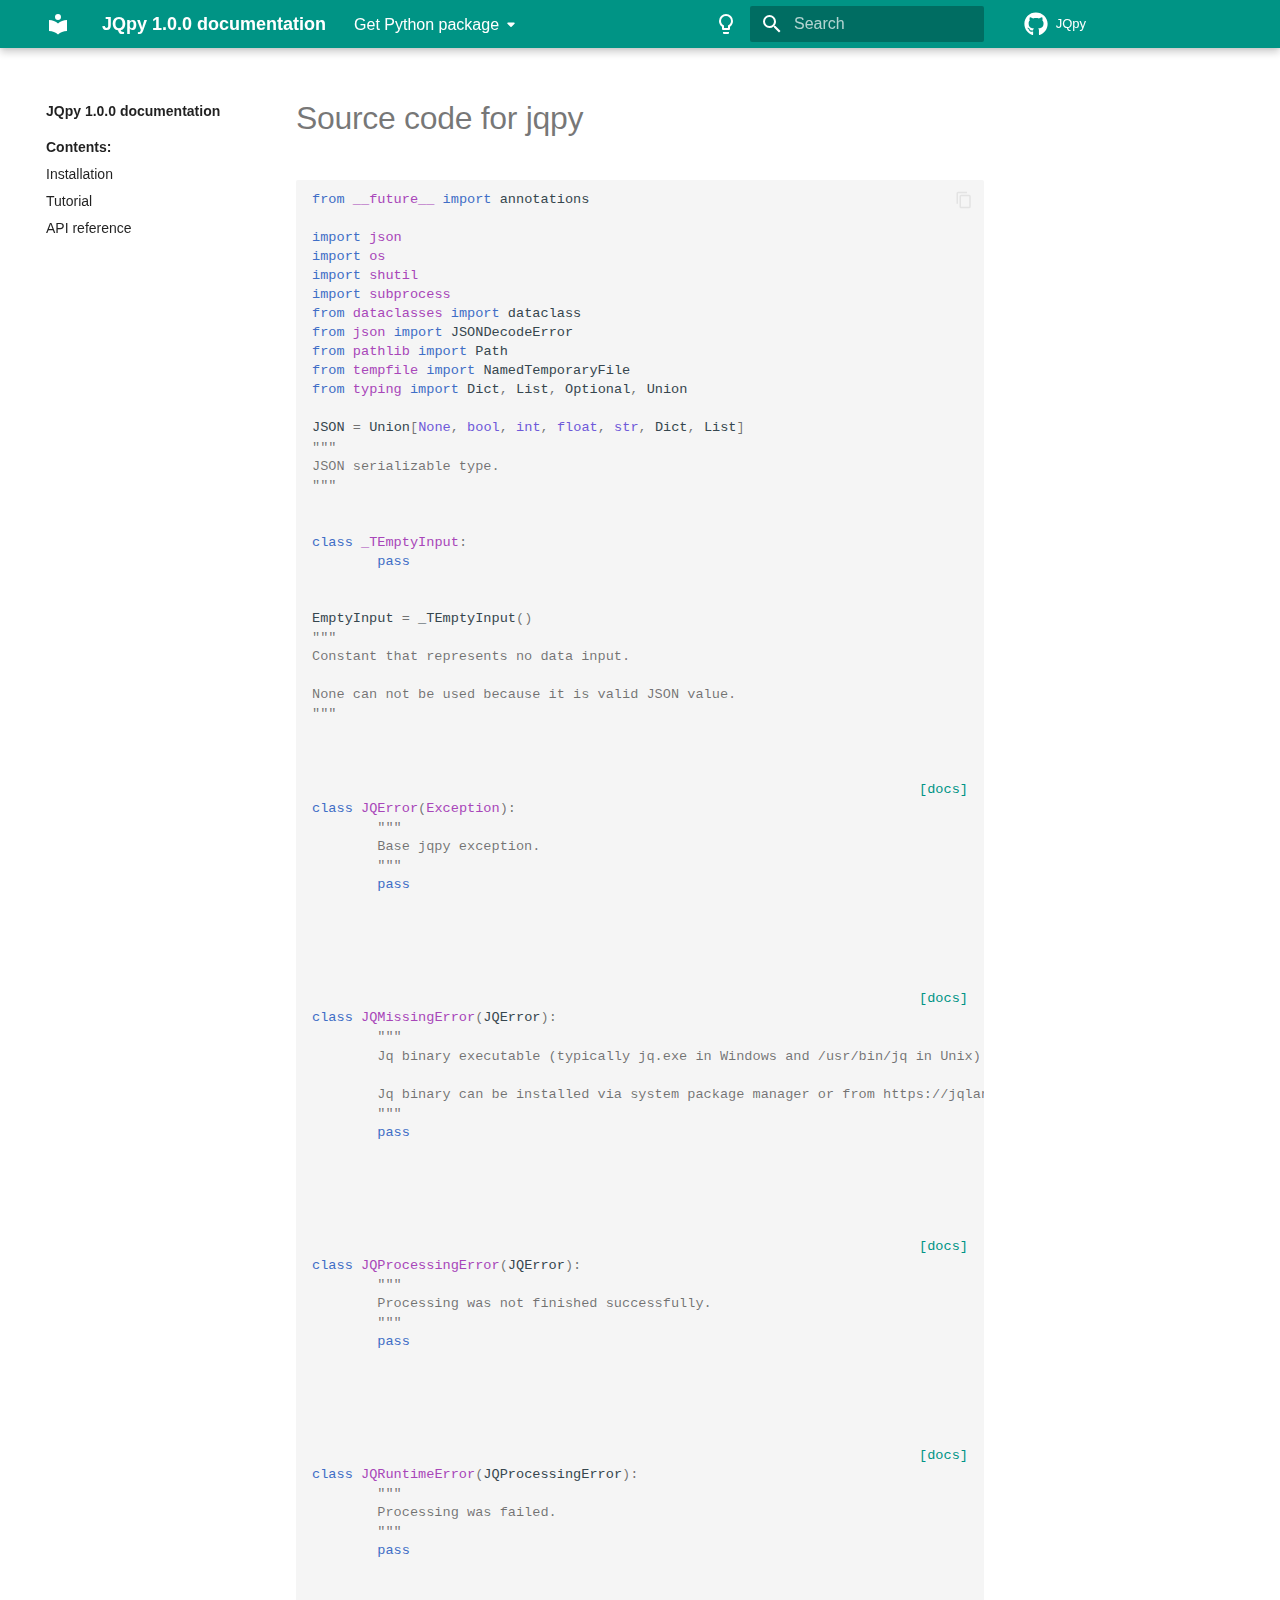
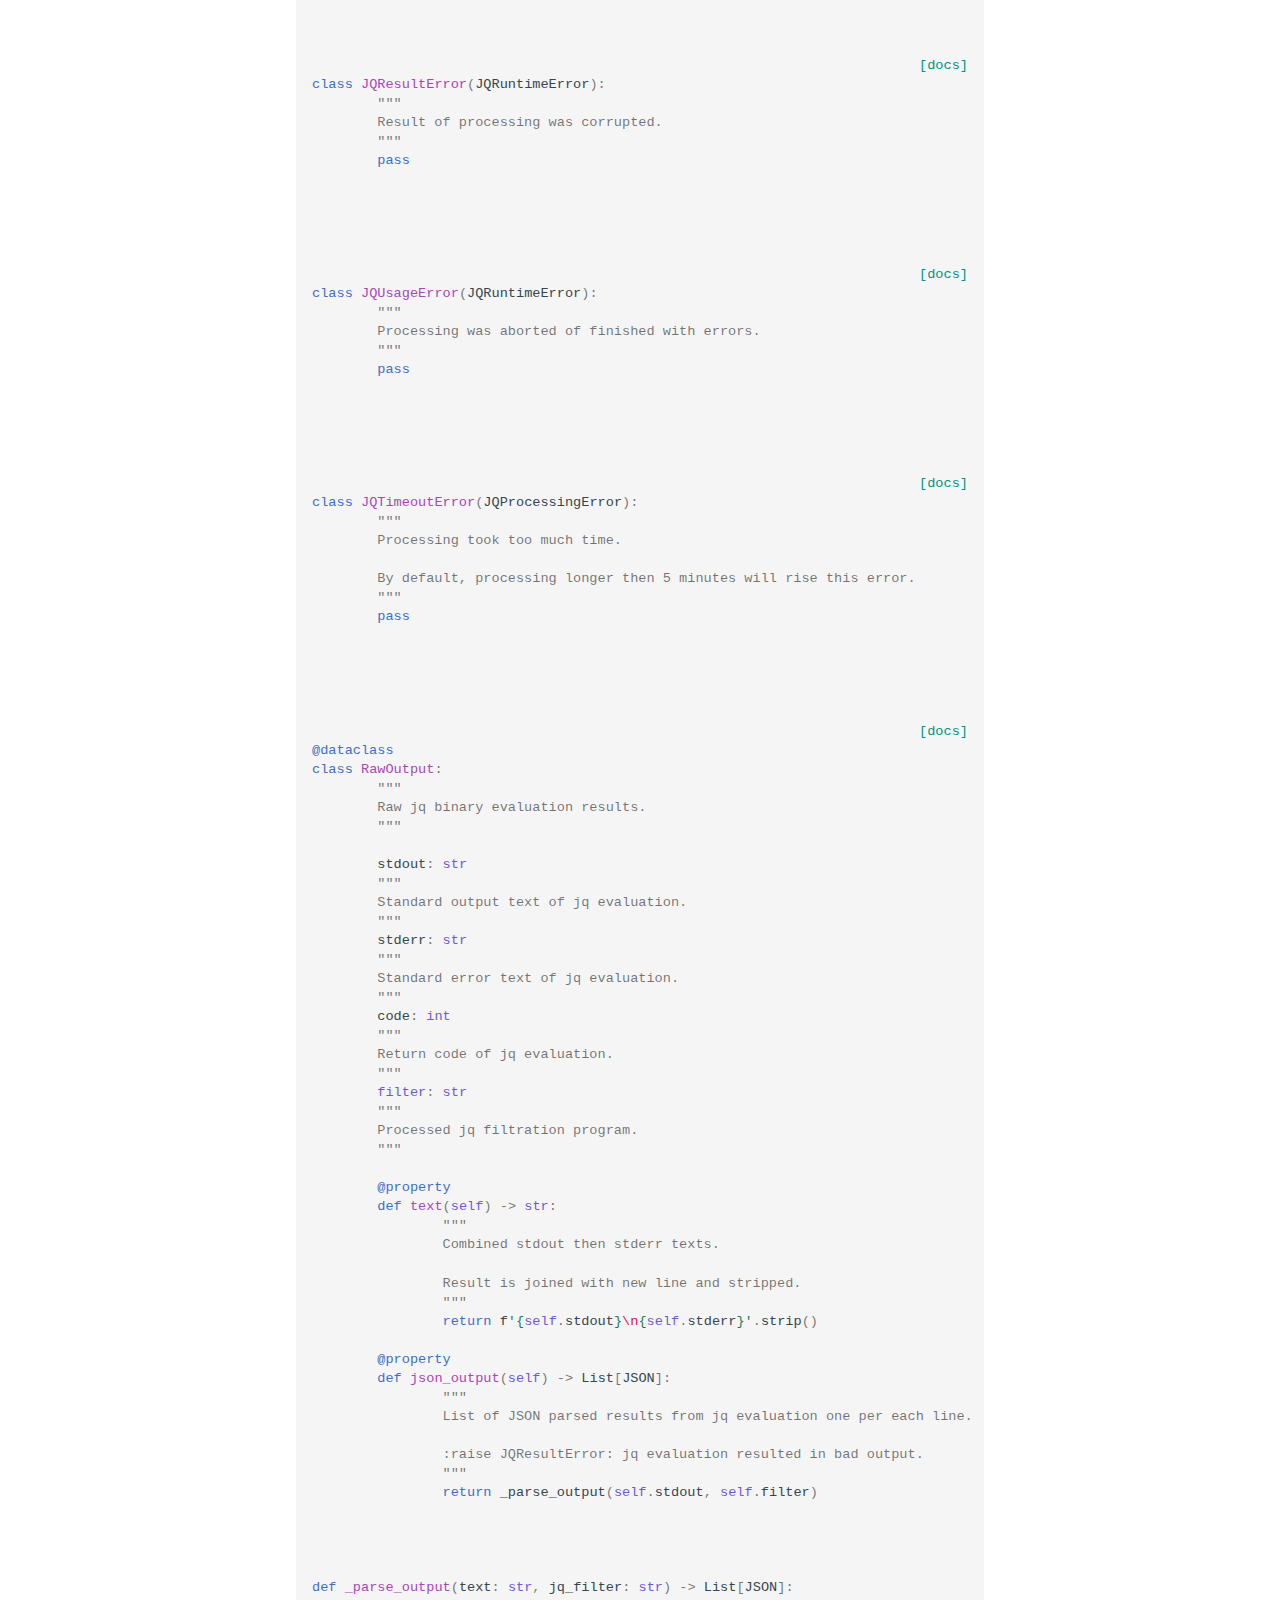
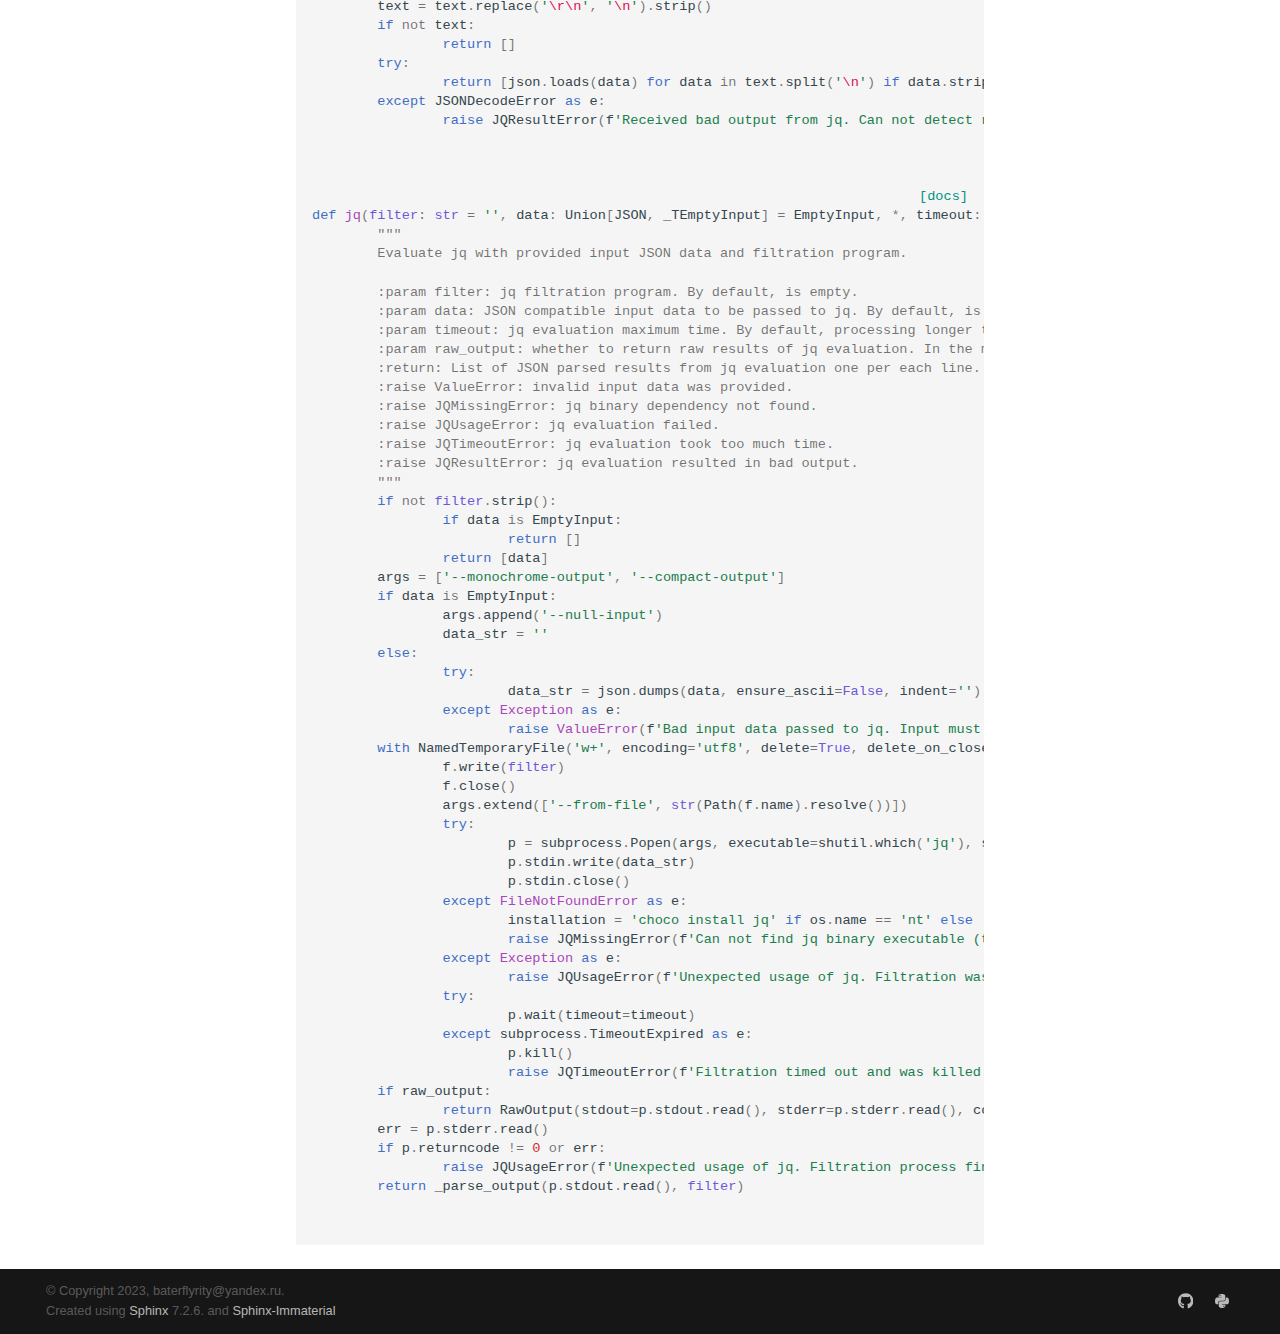
<file: documentation/_build/html/_modules/jqpy.html>
<!doctype html>
<html lang="en" class="no-js">
  <head>
    
      <meta charset="utf-8">
      <meta name="viewport" content="width=device-width,initial-scale=1">
      
      
      
      <link rel="icon" href="">
    
    
      
        <title>jqpy - JQpy 1.0.0 documentation</title>
      
    
    
      
        
        
      
      

    
    
    
      
    
        <link rel="stylesheet" type="text/css" href="../_static/sphinx_immaterial_theme.c145f3631d897b861.min.css?v=b0f86f06" />
        <link rel="stylesheet" type="text/css" href="../_static/graphviz.css?v=eafc0fe6" />
    <script>__md_scope=new URL("..",location),__md_hash=e=>[...e].reduce((e,_)=>(e<<5)-e+_.charCodeAt(0),0),__md_get=(e,_=localStorage,t=__md_scope)=>JSON.parse(_.getItem(t.pathname+"."+e)),__md_set=(e,_,t=localStorage,a=__md_scope)=>{try{t.setItem(a.pathname+"."+e,JSON.stringify(_))}catch(e){}}</script>
    
      

    
    
    
  </head>
  
  
    
    
      
    
    
    
    
    <body dir="ltr" data-md-color-scheme="default" data-md-color-primary="teal" data-md-color-accent="orange">
  
    
    
      <script>var palette=__md_get("__palette");if(palette&&"object"==typeof palette.color)for(var key of Object.keys(palette.color))document.body.setAttribute("data-md-color-"+key,palette.color[key])</script>
    
    <input class="md-toggle" data-md-toggle="drawer" type="checkbox" id="__drawer" autocomplete="off">
    <input class="md-toggle" data-md-toggle="search" type="checkbox" id="__search" autocomplete="off">
    <label class="md-overlay" for="__drawer"></label>
    <div data-md-component="skip">
      
    </div>
    <div data-md-component="announce">
      
    </div>
    
      <div data-md-component="outdated" hidden>
        
      </div>
    
    
      

<header class="md-header" data-md-component="header">
  <nav class="md-header__inner md-grid" aria-label="Header">
    <a href="../index.html" title="JQpy 1.0.0 documentation" class="md-header__button md-logo" aria-label="JQpy 1.0.0 documentation" data-md-component="logo">
      
  
  <svg xmlns="http://www.w3.org/2000/svg" viewBox="0 0 24 24"><path d="M12 8a3 3 0 0 0 3-3 3 3 0 0 0-3-3 3 3 0 0 0-3 3 3 3 0 0 0 3 3m0 3.54C9.64 9.35 6.5 8 3 8v11c3.5 0 6.64 1.35 9 3.54 2.36-2.19 5.5-3.54 9-3.54V8c-3.5 0-6.64 1.35-9 3.54Z"/></svg>
    </a>
    <label class="md-header__button md-icon" for="__drawer">
      <svg xmlns="http://www.w3.org/2000/svg" viewBox="0 0 24 24"><path d="M3 6h18v2H3V6m0 5h18v2H3v-2m0 5h18v2H3v-2Z"/></svg>
    </label>
    <div class="md-header__title" data-md-component="header-title">
      <div class="md-header__ellipsis">
        <div class="md-header__topic">
          <span class="md-ellipsis">
            JQpy 1.0.0 documentation
          </span>
        </div>
        <div class="md-header__topic" data-md-component="header-topic">
          <span class="md-ellipsis">
            
              jqpy
            
          </span>
        </div>
      </div>
    </div>
    
      <form class="md-header__option" data-md-component="palette">
        
          
          
          <input class="md-option" data-md-color-media="(prefers-color-scheme: light)" data-md-color-scheme="default" data-md-color-primary="teal" data-md-color-accent="orange"  aria-label="Switch to dark mode"  type="radio" name="__palette" id="__palette_1">
          
            <label class="md-header__button md-icon" title="Switch to dark mode" for="__palette_2" hidden>
              <svg xmlns="http://www.w3.org/2000/svg" viewBox="0 0 24 24"><path d="M12 2a7 7 0 0 1 7 7c0 2.38-1.19 4.47-3 5.74V17a1 1 0 0 1-1 1H9a1 1 0 0 1-1-1v-2.26C6.19 13.47 5 11.38 5 9a7 7 0 0 1 7-7M9 21v-1h6v1a1 1 0 0 1-1 1h-4a1 1 0 0 1-1-1m3-17a5 5 0 0 0-5 5c0 2.05 1.23 3.81 3 4.58V16h4v-2.42c1.77-.77 3-2.53 3-4.58a5 5 0 0 0-5-5Z"/></svg>
            </label>
          
        
          
          
          <input class="md-option" data-md-color-media="(prefers-color-scheme: dark)" data-md-color-scheme="slate" data-md-color-primary="teal" data-md-color-accent="orange"  aria-label="Switch to light mode"  type="radio" name="__palette" id="__palette_2">
          
            <label class="md-header__button md-icon" title="Switch to light mode" for="__palette_1" hidden>
              <svg xmlns="http://www.w3.org/2000/svg" viewBox="0 0 24 24"><path d="M12 2a7 7 0 0 0-7 7c0 2.38 1.19 4.47 3 5.74V17a1 1 0 0 0 1 1h6a1 1 0 0 0 1-1v-2.26c1.81-1.27 3-3.36 3-5.74a7 7 0 0 0-7-7M9 21a1 1 0 0 0 1 1h4a1 1 0 0 0 1-1v-1H9v1Z"/></svg>
            </label>
          
        
      </form>
    
    
    
      <label class="md-header__button md-icon" for="__search">
        <svg xmlns="http://www.w3.org/2000/svg" viewBox="0 0 24 24"><path d="M9.5 3A6.5 6.5 0 0 1 16 9.5c0 1.61-.59 3.09-1.56 4.23l.27.27h.79l5 5-1.5 1.5-5-5v-.79l-.27-.27A6.516 6.516 0 0 1 9.5 16 6.5 6.5 0 0 1 3 9.5 6.5 6.5 0 0 1 9.5 3m0 2C7 5 5 7 5 9.5S7 14 9.5 14 14 12 14 9.5 12 5 9.5 5Z"/></svg>
      </label>
      <div class="md-search" data-md-component="search" role="dialog">
  <label class="md-search__overlay" for="__search"></label>
  <div class="md-search__inner" role="search">
    <form class="md-search__form" name="search">
      <input type="text" class="md-search__input" name="query" aria-label="Search" placeholder="Search" autocapitalize="off" autocorrect="off" autocomplete="off" spellcheck="false" data-md-component="search-query" required>
      <label class="md-search__icon md-icon" for="__search">
        <svg xmlns="http://www.w3.org/2000/svg" viewBox="0 0 24 24"><path d="M9.5 3A6.5 6.5 0 0 1 16 9.5c0 1.61-.59 3.09-1.56 4.23l.27.27h.79l5 5-1.5 1.5-5-5v-.79l-.27-.27A6.516 6.516 0 0 1 9.5 16 6.5 6.5 0 0 1 3 9.5 6.5 6.5 0 0 1 9.5 3m0 2C7 5 5 7 5 9.5S7 14 9.5 14 14 12 14 9.5 12 5 9.5 5Z"/></svg>
        <svg xmlns="http://www.w3.org/2000/svg" viewBox="0 0 24 24"><path d="M20 11v2H8l5.5 5.5-1.42 1.42L4.16 12l7.92-7.92L13.5 5.5 8 11h12Z"/></svg>
      </label>
      <nav class="md-search__options" aria-label="Search">
        
          <a href="javascript:void(0)" class="md-search__icon md-icon" title="Share" aria-label="Share" data-clipboard data-clipboard-text="" data-md-component="search-share" tabindex="-1">
            <svg xmlns="http://www.w3.org/2000/svg" viewBox="0 0 24 24"><path d="M18 16.08c-.76 0-1.44.3-1.96.77L8.91 12.7c.05-.23.09-.46.09-.7 0-.24-.04-.47-.09-.7l7.05-4.11c.54.5 1.25.81 2.04.81a3 3 0 0 0 3-3 3 3 0 0 0-3-3 3 3 0 0 0-3 3c0 .24.04.47.09.7L8.04 9.81C7.5 9.31 6.79 9 6 9a3 3 0 0 0-3 3 3 3 0 0 0 3 3c.79 0 1.5-.31 2.04-.81l7.12 4.15c-.05.21-.08.43-.08.66 0 1.61 1.31 2.91 2.92 2.91 1.61 0 2.92-1.3 2.92-2.91A2.92 2.92 0 0 0 18 16.08Z"/></svg>
          </a>
        
        <button type="reset" class="md-search__icon md-icon" title="Clear" aria-label="Clear" tabindex="-1">
          <svg xmlns="http://www.w3.org/2000/svg" viewBox="0 0 24 24"><path d="M19 6.41 17.59 5 12 10.59 6.41 5 5 6.41 10.59 12 5 17.59 6.41 19 12 13.41 17.59 19 19 17.59 13.41 12 19 6.41Z"/></svg>
        </button>
      </nav>
      
    </form>
    <div class="md-search__output">
      <div class="md-search__scrollwrap" data-md-scrollfix>
        <div class="md-search-result" data-md-component="search-result">
          <div class="md-search-result__meta">
            Initializing search
          </div>
          <ol class="md-search-result__list"></ol>
        </div>
      </div>
    </div>
  </div>
</div>
    
    
      <div class="md-header__source">
        <a href="https://github.com/baterflyrity/jqpy/" title="Go to repository" class="md-source" data-md-component="source">
  <div class="md-source__icon md-icon">
    
    <svg xmlns="http://www.w3.org/2000/svg" viewBox="0 0 496 512"><!--! Font Awesome Free 6.2.0 by @fontawesome - https://fontawesome.com License - https://fontawesome.com/license/free (Icons: CC BY 4.0, Fonts: SIL OFL 1.1, Code: MIT License) Copyright 2022 Fonticons, Inc.--><path d="M165.9 397.4c0 2-2.3 3.6-5.2 3.6-3.3.3-5.6-1.3-5.6-3.6 0-2 2.3-3.6 5.2-3.6 3-.3 5.6 1.3 5.6 3.6zm-31.1-4.5c-.7 2 1.3 4.3 4.3 4.9 2.6 1 5.6 0 6.2-2s-1.3-4.3-4.3-5.2c-2.6-.7-5.5.3-6.2 2.3zm44.2-1.7c-2.9.7-4.9 2.6-4.6 4.9.3 2 2.9 3.3 5.9 2.6 2.9-.7 4.9-2.6 4.6-4.6-.3-1.9-3-3.2-5.9-2.9zM244.8 8C106.1 8 0 113.3 0 252c0 110.9 69.8 205.8 169.5 239.2 12.8 2.3 17.3-5.6 17.3-12.1 0-6.2-.3-40.4-.3-61.4 0 0-70 15-84.7-29.8 0 0-11.4-29.1-27.8-36.6 0 0-22.9-15.7 1.6-15.4 0 0 24.9 2 38.6 25.8 21.9 38.6 58.6 27.5 72.9 20.9 2.3-16 8.8-27.1 16-33.7-55.9-6.2-112.3-14.3-112.3-110.5 0-27.5 7.6-41.3 23.6-58.9-2.6-6.5-11.1-33.3 2.6-67.9 20.9-6.5 69 27 69 27 20-5.6 41.5-8.5 62.8-8.5s42.8 2.9 62.8 8.5c0 0 48.1-33.6 69-27 13.7 34.7 5.2 61.4 2.6 67.9 16 17.7 25.8 31.5 25.8 58.9 0 96.5-58.9 104.2-114.8 110.5 9.2 7.9 17 22.9 17 46.4 0 33.7-.3 75.4-.3 83.6 0 6.5 4.6 14.4 17.3 12.1C428.2 457.8 496 362.9 496 252 496 113.3 383.5 8 244.8 8zM97.2 352.9c-1.3 1-1 3.3.7 5.2 1.6 1.6 3.9 2.3 5.2 1 1.3-1 1-3.3-.7-5.2-1.6-1.6-3.9-2.3-5.2-1zm-10.8-8.1c-.7 1.3.3 2.9 2.3 3.9 1.6 1 3.6.7 4.3-.7.7-1.3-.3-2.9-2.3-3.9-2-.6-3.6-.3-4.3.7zm32.4 35.6c-1.6 1.3-1 4.3 1.3 6.2 2.3 2.3 5.2 2.6 6.5 1 1.3-1.3.7-4.3-1.3-6.2-2.2-2.3-5.2-2.6-6.5-1zm-11.4-14.7c-1.6 1-1.6 3.6 0 5.9 1.6 2.3 4.3 3.3 5.6 2.3 1.6-1.3 1.6-3.9 0-6.2-1.4-2.3-4-3.3-5.6-2z"/></svg>
  </div>
  <div class="md-source__repository">
    JQpy
  </div>
</a>
      </div>
    
  </nav>
  
</header>
    
    <div class="md-container" data-md-component="container">
      
      
      
      
        
          
        
      
      <main class="md-main" data-md-component="main">
        <div class="md-main__inner md-grid">
          
            
              
              <div class="md-sidebar md-sidebar--primary" data-md-component="sidebar" data-md-type="navigation" >
                <div class="md-sidebar__scrollwrap">
                  <div class="md-sidebar__inner">
                    


<nav class="md-nav md-nav--primary" aria-label="Navigation" data-md-level="0">
  <label class="md-nav__title" for="__drawer">
    <a href="../index.html" title="JQpy 1.0.0 documentation" class="md-nav__button md-logo" aria-label="JQpy 1.0.0 documentation" data-md-component="logo">
      
  
  <svg xmlns="http://www.w3.org/2000/svg" viewBox="0 0 24 24"><path d="M12 8a3 3 0 0 0 3-3 3 3 0 0 0-3-3 3 3 0 0 0-3 3 3 3 0 0 0 3 3m0 3.54C9.64 9.35 6.5 8 3 8v11c3.5 0 6.64 1.35 9 3.54 2.36-2.19 5.5-3.54 9-3.54V8c-3.5 0-6.64 1.35-9 3.54Z"/></svg>
    </a>
    JQpy 1.0.0 documentation
  </label>
  
    <div class="md-nav__source">
      <a href="https://github.com/baterflyrity/jqpy/" title="Go to repository" class="md-source" data-md-component="source">
  <div class="md-source__icon md-icon">
    
    <svg xmlns="http://www.w3.org/2000/svg" viewBox="0 0 496 512"><!--! Font Awesome Free 6.2.0 by @fontawesome - https://fontawesome.com License - https://fontawesome.com/license/free (Icons: CC BY 4.0, Fonts: SIL OFL 1.1, Code: MIT License) Copyright 2022 Fonticons, Inc.--><path d="M165.9 397.4c0 2-2.3 3.6-5.2 3.6-3.3.3-5.6-1.3-5.6-3.6 0-2 2.3-3.6 5.2-3.6 3-.3 5.6 1.3 5.6 3.6zm-31.1-4.5c-.7 2 1.3 4.3 4.3 4.9 2.6 1 5.6 0 6.2-2s-1.3-4.3-4.3-5.2c-2.6-.7-5.5.3-6.2 2.3zm44.2-1.7c-2.9.7-4.9 2.6-4.6 4.9.3 2 2.9 3.3 5.9 2.6 2.9-.7 4.9-2.6 4.6-4.6-.3-1.9-3-3.2-5.9-2.9zM244.8 8C106.1 8 0 113.3 0 252c0 110.9 69.8 205.8 169.5 239.2 12.8 2.3 17.3-5.6 17.3-12.1 0-6.2-.3-40.4-.3-61.4 0 0-70 15-84.7-29.8 0 0-11.4-29.1-27.8-36.6 0 0-22.9-15.7 1.6-15.4 0 0 24.9 2 38.6 25.8 21.9 38.6 58.6 27.5 72.9 20.9 2.3-16 8.8-27.1 16-33.7-55.9-6.2-112.3-14.3-112.3-110.5 0-27.5 7.6-41.3 23.6-58.9-2.6-6.5-11.1-33.3 2.6-67.9 20.9-6.5 69 27 69 27 20-5.6 41.5-8.5 62.8-8.5s42.8 2.9 62.8 8.5c0 0 48.1-33.6 69-27 13.7 34.7 5.2 61.4 2.6 67.9 16 17.7 25.8 31.5 25.8 58.9 0 96.5-58.9 104.2-114.8 110.5 9.2 7.9 17 22.9 17 46.4 0 33.7-.3 75.4-.3 83.6 0 6.5 4.6 14.4 17.3 12.1C428.2 457.8 496 362.9 496 252 496 113.3 383.5 8 244.8 8zM97.2 352.9c-1.3 1-1 3.3.7 5.2 1.6 1.6 3.9 2.3 5.2 1 1.3-1 1-3.3-.7-5.2-1.6-1.6-3.9-2.3-5.2-1zm-10.8-8.1c-.7 1.3.3 2.9 2.3 3.9 1.6 1 3.6.7 4.3-.7.7-1.3-.3-2.9-2.3-3.9-2-.6-3.6-.3-4.3.7zm32.4 35.6c-1.6 1.3-1 4.3 1.3 6.2 2.3 2.3 5.2 2.6 6.5 1 1.3-1.3.7-4.3-1.3-6.2-2.2-2.3-5.2-2.6-6.5-1zm-11.4-14.7c-1.6 1-1.6 3.6 0 5.9 1.6 2.3 4.3 3.3 5.6 2.3 1.6-1.3 1.6-3.9 0-6.2-1.4-2.3-4-3.3-5.6-2z"/></svg>
  </div>
  <div class="md-source__repository">
    JQpy
  </div>
</a>
    </div>
  
  <ul class="md-nav__list" data-md-scrollfix>
    
      
      
      

  
  
  
    
      
    
    <li class="md-nav__item md-nav__item--section md-nav__item--nested">
      
      
        <input class="md-nav__toggle md-toggle md-toggle--indeterminate" data-md-toggle="__nav_1" type="checkbox" id="__nav_1" checked>
      
      
      
        <label class="md-nav__link" for="__nav_1">
          <span class="md-ellipsis">Contents:<wbr></span>
          <span class="md-nav__icon md-icon"></span>
        </label>
      
      <nav class="md-nav" aria-label="Contents:" data-md-level="1">
        <label class="md-nav__title" for="__nav_1">
          <span class="md-nav__icon md-icon"></span>
          <span class="md-ellipsis">Contents:<wbr></span>
        </label>
        <ul class="md-nav__list" data-md-scrollfix>
          
            
              
  
  
  
  
    <li class="md-nav__item">
      <a href="../installation.html" class="md-nav__link">
        <span class="md-ellipsis">Installation</span>
      </a>
    </li>
  

            
          
            
              
  
  
  
  
    <li class="md-nav__item">
      <a href="../tutorial.html" class="md-nav__link">
        <span class="md-ellipsis">Tutorial</span>
      </a>
    </li>
  

            
          
            
              
  
  
  
  
    <li class="md-nav__item">
      <a href="../jqpy.html" class="md-nav__link">
        <span class="md-ellipsis">API reference</span>
      </a>
    </li>
  

            
          
        </ul>
      </nav>
    </li>
  
  

    
  </ul>
</nav>
                  </div>
                </div>
              </div>
            
            
              
              <div class="md-sidebar md-sidebar--secondary" data-md-component="sidebar" data-md-type="toc" >
                <div class="md-sidebar__scrollwrap">
                  <div class="md-sidebar__inner">
                    

<nav class="md-nav md-nav--secondary">
  
  
  
</nav>
                  </div>
                </div>
              </div>
            
          
          
            <div class="md-content" data-md-component="content">
              <article class="md-content__inner md-typeset" role="main">
                  


<h1>Source code for jqpy</h1><div class="highlight"><pre>
<span></span><code><span class="kn">from</span> <span class="nn">__future__</span> <span class="kn">import</span> <span class="n">annotations</span>

<span class="kn">import</span> <span class="nn">json</span>
<span class="kn">import</span> <span class="nn">os</span>
<span class="kn">import</span> <span class="nn">shutil</span>
<span class="kn">import</span> <span class="nn">subprocess</span>
<span class="kn">from</span> <span class="nn">dataclasses</span> <span class="kn">import</span> <span class="n">dataclass</span>
<span class="kn">from</span> <span class="nn">json</span> <span class="kn">import</span> <span class="n">JSONDecodeError</span>
<span class="kn">from</span> <span class="nn">pathlib</span> <span class="kn">import</span> <span class="n">Path</span>
<span class="kn">from</span> <span class="nn">tempfile</span> <span class="kn">import</span> <span class="n">NamedTemporaryFile</span>
<span class="kn">from</span> <span class="nn">typing</span> <span class="kn">import</span> <span class="n">Dict</span><span class="p">,</span> <span class="n">List</span><span class="p">,</span> <span class="n">Optional</span><span class="p">,</span> <span class="n">Union</span>

<span class="n">JSON</span> <span class="o">=</span> <span class="n">Union</span><span class="p">[</span><span class="kc">None</span><span class="p">,</span> <span class="nb">bool</span><span class="p">,</span> <span class="nb">int</span><span class="p">,</span> <span class="nb">float</span><span class="p">,</span> <span class="nb">str</span><span class="p">,</span> <span class="n">Dict</span><span class="p">,</span> <span class="n">List</span><span class="p">]</span>
<span class="sd">&quot;&quot;&quot;</span>
<span class="sd">JSON serializable type.</span>
<span class="sd">&quot;&quot;&quot;</span>


<span class="k">class</span> <span class="nc">_TEmptyInput</span><span class="p">:</span>
	<span class="k">pass</span>


<span class="n">EmptyInput</span> <span class="o">=</span> <span class="n">_TEmptyInput</span><span class="p">()</span>
<span class="sd">&quot;&quot;&quot;</span>
<span class="sd">Constant that represents no data input.</span>

<span class="sd">None can not be used because it is valid JSON value.</span>
<span class="sd">&quot;&quot;&quot;</span>


<div class="viewcode-block" id="JQError">
<a class="viewcode-back" href="../jqpy.html#jqpy.JQError">[docs]</a>
<span class="k">class</span> <span class="nc">JQError</span><span class="p">(</span><span class="ne">Exception</span><span class="p">):</span>
<span class="w">	</span><span class="sd">&quot;&quot;&quot;</span>
<span class="sd">	Base jqpy exception.</span>
<span class="sd">	&quot;&quot;&quot;</span>
	<span class="k">pass</span></div>



<div class="viewcode-block" id="JQMissingError">
<a class="viewcode-back" href="../jqpy.html#jqpy.JQMissingError">[docs]</a>
<span class="k">class</span> <span class="nc">JQMissingError</span><span class="p">(</span><span class="n">JQError</span><span class="p">):</span>
<span class="w">	</span><span class="sd">&quot;&quot;&quot;</span>
<span class="sd">	Jq binary executable (typically jq.exe in Windows and /usr/bin/jq in Unix) ws not found.</span>

<span class="sd">	Jq binary can be installed via system package manager or from https://jqlang.github.io/jq/download official website.</span>
<span class="sd">	&quot;&quot;&quot;</span>
	<span class="k">pass</span></div>



<div class="viewcode-block" id="JQProcessingError">
<a class="viewcode-back" href="../jqpy.html#jqpy.JQProcessingError">[docs]</a>
<span class="k">class</span> <span class="nc">JQProcessingError</span><span class="p">(</span><span class="n">JQError</span><span class="p">):</span>
<span class="w">	</span><span class="sd">&quot;&quot;&quot;</span>
<span class="sd">	Processing was not finished successfully.</span>
<span class="sd">	&quot;&quot;&quot;</span>
	<span class="k">pass</span></div>



<div class="viewcode-block" id="JQRuntimeError">
<a class="viewcode-back" href="../jqpy.html#jqpy.JQRuntimeError">[docs]</a>
<span class="k">class</span> <span class="nc">JQRuntimeError</span><span class="p">(</span><span class="n">JQProcessingError</span><span class="p">):</span>
<span class="w">	</span><span class="sd">&quot;&quot;&quot;</span>
<span class="sd">	Processing was failed.</span>
<span class="sd">	&quot;&quot;&quot;</span>
	<span class="k">pass</span></div>



<div class="viewcode-block" id="JQResultError">
<a class="viewcode-back" href="../jqpy.html#jqpy.JQResultError">[docs]</a>
<span class="k">class</span> <span class="nc">JQResultError</span><span class="p">(</span><span class="n">JQRuntimeError</span><span class="p">):</span>
<span class="w">	</span><span class="sd">&quot;&quot;&quot;</span>
<span class="sd">	Result of processing was corrupted.</span>
<span class="sd">	&quot;&quot;&quot;</span>
	<span class="k">pass</span></div>



<div class="viewcode-block" id="JQUsageError">
<a class="viewcode-back" href="../jqpy.html#jqpy.JQUsageError">[docs]</a>
<span class="k">class</span> <span class="nc">JQUsageError</span><span class="p">(</span><span class="n">JQRuntimeError</span><span class="p">):</span>
<span class="w">	</span><span class="sd">&quot;&quot;&quot;</span>
<span class="sd">	Processing was aborted of finished with errors.</span>
<span class="sd">	&quot;&quot;&quot;</span>
	<span class="k">pass</span></div>



<div class="viewcode-block" id="JQTimeoutError">
<a class="viewcode-back" href="../jqpy.html#jqpy.JQTimeoutError">[docs]</a>
<span class="k">class</span> <span class="nc">JQTimeoutError</span><span class="p">(</span><span class="n">JQProcessingError</span><span class="p">):</span>
<span class="w">	</span><span class="sd">&quot;&quot;&quot;</span>
<span class="sd">	Processing took too much time.</span>

<span class="sd">	By default, processing longer then 5 minutes will rise this error.</span>
<span class="sd">	&quot;&quot;&quot;</span>
	<span class="k">pass</span></div>



<div class="viewcode-block" id="RawOutput">
<a class="viewcode-back" href="../jqpy.html#jqpy.RawOutput">[docs]</a>
<span class="nd">@dataclass</span>
<span class="k">class</span> <span class="nc">RawOutput</span><span class="p">:</span>
<span class="w">	</span><span class="sd">&quot;&quot;&quot;</span>
<span class="sd">	Raw jq binary evaluation results.</span>
<span class="sd">	&quot;&quot;&quot;</span>

	<span class="n">stdout</span><span class="p">:</span> <span class="nb">str</span>
<span class="w">	</span><span class="sd">&quot;&quot;&quot;</span>
<span class="sd">	Standard output text of jq evaluation.</span>
<span class="sd">	&quot;&quot;&quot;</span>
	<span class="n">stderr</span><span class="p">:</span> <span class="nb">str</span>
<span class="w">	</span><span class="sd">&quot;&quot;&quot;</span>
<span class="sd">	Standard error text of jq evaluation.</span>
<span class="sd">	&quot;&quot;&quot;</span>
	<span class="n">code</span><span class="p">:</span> <span class="nb">int</span>
<span class="w">	</span><span class="sd">&quot;&quot;&quot;</span>
<span class="sd">	Return code of jq evaluation.</span>
<span class="sd">	&quot;&quot;&quot;</span>
	<span class="nb">filter</span><span class="p">:</span> <span class="nb">str</span>
<span class="w">	</span><span class="sd">&quot;&quot;&quot;</span>
<span class="sd">	Processed jq filtration program.</span>
<span class="sd">	&quot;&quot;&quot;</span>

	<span class="nd">@property</span>
	<span class="k">def</span> <span class="nf">text</span><span class="p">(</span><span class="bp">self</span><span class="p">)</span> <span class="o">-&gt;</span> <span class="nb">str</span><span class="p">:</span>
<span class="w">		</span><span class="sd">&quot;&quot;&quot;</span>
<span class="sd">		Combined stdout then stderr texts.</span>

<span class="sd">		Result is joined with new line and stripped.</span>
<span class="sd">		&quot;&quot;&quot;</span>
		<span class="k">return</span> <span class="sa">f</span><span class="s1">&#39;</span><span class="si">{</span><span class="bp">self</span><span class="o">.</span><span class="n">stdout</span><span class="si">}</span><span class="se">\n</span><span class="si">{</span><span class="bp">self</span><span class="o">.</span><span class="n">stderr</span><span class="si">}</span><span class="s1">&#39;</span><span class="o">.</span><span class="n">strip</span><span class="p">()</span>

	<span class="nd">@property</span>
	<span class="k">def</span> <span class="nf">json_output</span><span class="p">(</span><span class="bp">self</span><span class="p">)</span> <span class="o">-&gt;</span> <span class="n">List</span><span class="p">[</span><span class="n">JSON</span><span class="p">]:</span>
<span class="w">		</span><span class="sd">&quot;&quot;&quot;</span>
<span class="sd">		List of JSON parsed results from jq evaluation one per each line.</span>

<span class="sd">		:raise JQResultError: jq evaluation resulted in bad output.</span>
<span class="sd">		&quot;&quot;&quot;</span>
		<span class="k">return</span> <span class="n">_parse_output</span><span class="p">(</span><span class="bp">self</span><span class="o">.</span><span class="n">stdout</span><span class="p">,</span> <span class="bp">self</span><span class="o">.</span><span class="n">filter</span><span class="p">)</span></div>



<span class="k">def</span> <span class="nf">_parse_output</span><span class="p">(</span><span class="n">text</span><span class="p">:</span> <span class="nb">str</span><span class="p">,</span> <span class="n">jq_filter</span><span class="p">:</span> <span class="nb">str</span><span class="p">)</span> <span class="o">-&gt;</span> <span class="n">List</span><span class="p">[</span><span class="n">JSON</span><span class="p">]:</span>
	<span class="n">text</span> <span class="o">=</span> <span class="n">text</span><span class="o">.</span><span class="n">replace</span><span class="p">(</span><span class="s1">&#39;</span><span class="se">\r\n</span><span class="s1">&#39;</span><span class="p">,</span> <span class="s1">&#39;</span><span class="se">\n</span><span class="s1">&#39;</span><span class="p">)</span><span class="o">.</span><span class="n">strip</span><span class="p">()</span>
	<span class="k">if</span> <span class="ow">not</span> <span class="n">text</span><span class="p">:</span>
		<span class="k">return</span> <span class="p">[]</span>
	<span class="k">try</span><span class="p">:</span>
		<span class="k">return</span> <span class="p">[</span><span class="n">json</span><span class="o">.</span><span class="n">loads</span><span class="p">(</span><span class="n">data</span><span class="p">)</span> <span class="k">for</span> <span class="n">data</span> <span class="ow">in</span> <span class="n">text</span><span class="o">.</span><span class="n">split</span><span class="p">(</span><span class="s1">&#39;</span><span class="se">\n</span><span class="s1">&#39;</span><span class="p">)</span> <span class="k">if</span> <span class="n">data</span><span class="o">.</span><span class="n">strip</span><span class="p">()]</span>
	<span class="k">except</span> <span class="n">JSONDecodeError</span> <span class="k">as</span> <span class="n">e</span><span class="p">:</span>
		<span class="k">raise</span> <span class="n">JQResultError</span><span class="p">(</span><span class="sa">f</span><span class="s1">&#39;Received bad output from jq. Can not detect result from string: </span><span class="si">{</span><span class="n">text</span><span class="si">}</span><span class="se">\n\n</span><span class="s1">Filtration command: </span><span class="si">{</span><span class="n">jq_filter</span><span class="si">}</span><span class="s1">&#39;</span><span class="p">)</span> <span class="kn">from</span> <span class="nn">e</span>


<div class="viewcode-block" id="jq">
<a class="viewcode-back" href="../jqpy.html#jqpy.jq">[docs]</a>
<span class="k">def</span> <span class="nf">jq</span><span class="p">(</span><span class="nb">filter</span><span class="p">:</span> <span class="nb">str</span> <span class="o">=</span> <span class="s1">&#39;&#39;</span><span class="p">,</span> <span class="n">data</span><span class="p">:</span> <span class="n">Union</span><span class="p">[</span><span class="n">JSON</span><span class="p">,</span> <span class="n">_TEmptyInput</span><span class="p">]</span> <span class="o">=</span> <span class="n">EmptyInput</span><span class="p">,</span> <span class="o">*</span><span class="p">,</span> <span class="n">timeout</span><span class="p">:</span> <span class="n">Optional</span><span class="p">[</span><span class="nb">float</span><span class="p">]</span> <span class="o">=</span> <span class="mi">300</span><span class="p">,</span> <span class="n">raw_output</span><span class="p">:</span> <span class="nb">bool</span> <span class="o">=</span> <span class="kc">False</span><span class="p">)</span> <span class="o">-&gt;</span> <span class="n">Union</span><span class="p">[</span><span class="n">List</span><span class="p">[</span><span class="n">JSON</span><span class="p">],</span> <span class="n">RawOutput</span><span class="p">]:</span>
<span class="w">	</span><span class="sd">&quot;&quot;&quot;</span>
<span class="sd">	Evaluate jq with provided input JSON data and filtration program.</span>

<span class="sd">	:param filter: jq filtration program. By default, is empty.</span>
<span class="sd">	:param data: JSON compatible input data to be passed to jq. By default, is empty.</span>
<span class="sd">	:param timeout: jq evaluation maximum time. By default, processing longer then 5 minutes will rise JQTimeoutError error.</span>
<span class="sd">	:param raw_output: whether to return raw results of jq evaluation. In the most cases integrated JSON data results parser should be used instead.</span>
<span class="sd">	:return: List of JSON parsed results from jq evaluation one per each line.</span>
<span class="sd">	:raise ValueError: invalid input data was provided.</span>
<span class="sd">	:raise JQMissingError: jq binary dependency not found.</span>
<span class="sd">	:raise JQUsageError: jq evaluation failed.</span>
<span class="sd">	:raise JQTimeoutError: jq evaluation took too much time.</span>
<span class="sd">	:raise JQResultError: jq evaluation resulted in bad output.</span>
<span class="sd">	&quot;&quot;&quot;</span>
	<span class="k">if</span> <span class="ow">not</span> <span class="nb">filter</span><span class="o">.</span><span class="n">strip</span><span class="p">():</span>
		<span class="k">if</span> <span class="n">data</span> <span class="ow">is</span> <span class="n">EmptyInput</span><span class="p">:</span>
			<span class="k">return</span> <span class="p">[]</span>
		<span class="k">return</span> <span class="p">[</span><span class="n">data</span><span class="p">]</span>
	<span class="n">args</span> <span class="o">=</span> <span class="p">[</span><span class="s1">&#39;--monochrome-output&#39;</span><span class="p">,</span> <span class="s1">&#39;--compact-output&#39;</span><span class="p">]</span>
	<span class="k">if</span> <span class="n">data</span> <span class="ow">is</span> <span class="n">EmptyInput</span><span class="p">:</span>
		<span class="n">args</span><span class="o">.</span><span class="n">append</span><span class="p">(</span><span class="s1">&#39;--null-input&#39;</span><span class="p">)</span>
		<span class="n">data_str</span> <span class="o">=</span> <span class="s1">&#39;&#39;</span>
	<span class="k">else</span><span class="p">:</span>
		<span class="k">try</span><span class="p">:</span>
			<span class="n">data_str</span> <span class="o">=</span> <span class="n">json</span><span class="o">.</span><span class="n">dumps</span><span class="p">(</span><span class="n">data</span><span class="p">,</span> <span class="n">ensure_ascii</span><span class="o">=</span><span class="kc">False</span><span class="p">,</span> <span class="n">indent</span><span class="o">=</span><span class="s1">&#39;&#39;</span><span class="p">)</span>
		<span class="k">except</span> <span class="ne">Exception</span> <span class="k">as</span> <span class="n">e</span><span class="p">:</span>
			<span class="k">raise</span> <span class="ne">ValueError</span><span class="p">(</span><span class="sa">f</span><span class="s1">&#39;Bad input data passed to jq. Input must be any JSON compatible object (see https://docs.python.org/3/library/json.html). Given input: </span><span class="si">{</span><span class="n">data</span><span class="si">}</span><span class="s1">&#39;</span><span class="p">)</span> <span class="kn">from</span> <span class="nn">e</span>
	<span class="k">with</span> <span class="n">NamedTemporaryFile</span><span class="p">(</span><span class="s1">&#39;w+&#39;</span><span class="p">,</span> <span class="n">encoding</span><span class="o">=</span><span class="s1">&#39;utf8&#39;</span><span class="p">,</span> <span class="n">delete</span><span class="o">=</span><span class="kc">True</span><span class="p">,</span> <span class="n">delete_on_close</span><span class="o">=</span><span class="kc">False</span><span class="p">)</span> <span class="k">as</span> <span class="n">f</span><span class="p">:</span>
		<span class="n">f</span><span class="o">.</span><span class="n">write</span><span class="p">(</span><span class="nb">filter</span><span class="p">)</span>
		<span class="n">f</span><span class="o">.</span><span class="n">close</span><span class="p">()</span>
		<span class="n">args</span><span class="o">.</span><span class="n">extend</span><span class="p">([</span><span class="s1">&#39;--from-file&#39;</span><span class="p">,</span> <span class="nb">str</span><span class="p">(</span><span class="n">Path</span><span class="p">(</span><span class="n">f</span><span class="o">.</span><span class="n">name</span><span class="p">)</span><span class="o">.</span><span class="n">resolve</span><span class="p">())])</span>
		<span class="k">try</span><span class="p">:</span>
			<span class="n">p</span> <span class="o">=</span> <span class="n">subprocess</span><span class="o">.</span><span class="n">Popen</span><span class="p">(</span><span class="n">args</span><span class="p">,</span> <span class="n">executable</span><span class="o">=</span><span class="n">shutil</span><span class="o">.</span><span class="n">which</span><span class="p">(</span><span class="s1">&#39;jq&#39;</span><span class="p">),</span> <span class="n">stdin</span><span class="o">=</span><span class="n">subprocess</span><span class="o">.</span><span class="n">PIPE</span><span class="p">,</span> <span class="n">stdout</span><span class="o">=</span><span class="n">subprocess</span><span class="o">.</span><span class="n">PIPE</span><span class="p">,</span> <span class="n">stderr</span><span class="o">=</span><span class="n">subprocess</span><span class="o">.</span><span class="n">PIPE</span><span class="p">,</span> <span class="n">shell</span><span class="o">=</span><span class="kc">False</span><span class="p">,</span> <span class="n">encoding</span><span class="o">=</span><span class="s1">&#39;utf8&#39;</span><span class="p">)</span>
			<span class="n">p</span><span class="o">.</span><span class="n">stdin</span><span class="o">.</span><span class="n">write</span><span class="p">(</span><span class="n">data_str</span><span class="p">)</span>
			<span class="n">p</span><span class="o">.</span><span class="n">stdin</span><span class="o">.</span><span class="n">close</span><span class="p">()</span>
		<span class="k">except</span> <span class="ne">FileNotFoundError</span> <span class="k">as</span> <span class="n">e</span><span class="p">:</span>
			<span class="n">installation</span> <span class="o">=</span> <span class="s1">&#39;choco install jq&#39;</span> <span class="k">if</span> <span class="n">os</span><span class="o">.</span><span class="n">name</span> <span class="o">==</span> <span class="s1">&#39;nt&#39;</span> <span class="k">else</span> <span class="s1">&#39;apt-get install jq&#39;</span>
			<span class="k">raise</span> <span class="n">JQMissingError</span><span class="p">(</span><span class="sa">f</span><span class="s1">&#39;Can not find jq binary executable (typically jq.exe in Windows and /usr/bin/jq in Unix). Install jq binary via your system package manager or from https://jqlang.github.io/jq/download then restart the program. If you have already installed jq ensure you have jq in PATH environment variable.</span><span class="se">\n</span><span class="s1">You can try to install jq binary executable via running &quot;</span><span class="si">{</span><span class="n">installation</span><span class="si">}</span><span class="s1">&quot; command.&#39;</span><span class="p">)</span> <span class="kn">from</span> <span class="nn">e</span>
		<span class="k">except</span> <span class="ne">Exception</span> <span class="k">as</span> <span class="n">e</span><span class="p">:</span>
			<span class="k">raise</span> <span class="n">JQUsageError</span><span class="p">(</span><span class="sa">f</span><span class="s1">&#39;Unexpected usage of jq. Filtration was unexpectedly aborted: </span><span class="si">{</span><span class="n">e</span><span class="si">}</span><span class="s1">.</span><span class="se">\n\n</span><span class="s1">Filtration command: </span><span class="si">{</span><span class="nb">filter</span><span class="si">}</span><span class="s1">&#39;</span><span class="p">)</span> <span class="kn">from</span> <span class="nn">e</span>
		<span class="k">try</span><span class="p">:</span>
			<span class="n">p</span><span class="o">.</span><span class="n">wait</span><span class="p">(</span><span class="n">timeout</span><span class="o">=</span><span class="n">timeout</span><span class="p">)</span>
		<span class="k">except</span> <span class="n">subprocess</span><span class="o">.</span><span class="n">TimeoutExpired</span> <span class="k">as</span> <span class="n">e</span><span class="p">:</span>
			<span class="n">p</span><span class="o">.</span><span class="n">kill</span><span class="p">()</span>
			<span class="k">raise</span> <span class="n">JQTimeoutError</span><span class="p">(</span><span class="sa">f</span><span class="s1">&#39;Filtration timed out and was killed.</span><span class="se">\n\n</span><span class="s1">Filtration command: </span><span class="si">{</span><span class="nb">filter</span><span class="si">}</span><span class="s1">&#39;</span><span class="p">)</span> <span class="kn">from</span> <span class="nn">e</span>
	<span class="k">if</span> <span class="n">raw_output</span><span class="p">:</span>
		<span class="k">return</span> <span class="n">RawOutput</span><span class="p">(</span><span class="n">stdout</span><span class="o">=</span><span class="n">p</span><span class="o">.</span><span class="n">stdout</span><span class="o">.</span><span class="n">read</span><span class="p">(),</span> <span class="n">stderr</span><span class="o">=</span><span class="n">p</span><span class="o">.</span><span class="n">stderr</span><span class="o">.</span><span class="n">read</span><span class="p">(),</span> <span class="n">code</span><span class="o">=</span><span class="n">p</span><span class="o">.</span><span class="n">returncode</span><span class="p">,</span> <span class="nb">filter</span><span class="o">=</span><span class="nb">filter</span><span class="p">)</span>
	<span class="n">err</span> <span class="o">=</span> <span class="n">p</span><span class="o">.</span><span class="n">stderr</span><span class="o">.</span><span class="n">read</span><span class="p">()</span>
	<span class="k">if</span> <span class="n">p</span><span class="o">.</span><span class="n">returncode</span> <span class="o">!=</span> <span class="mi">0</span> <span class="ow">or</span> <span class="n">err</span><span class="p">:</span>
		<span class="k">raise</span> <span class="n">JQUsageError</span><span class="p">(</span><span class="sa">f</span><span class="s1">&#39;Unexpected usage of jq. Filtration process finished with error code </span><span class="si">{</span><span class="n">p</span><span class="o">.</span><span class="n">returncode</span><span class="si">}</span><span class="s1"> with error message: </span><span class="si">{</span><span class="n">err</span><span class="si">}</span><span class="se">\n\n</span><span class="s1">Filtration command: </span><span class="si">{</span><span class="nb">filter</span><span class="si">}</span><span class="s1">&#39;</span><span class="p">)</span>
	<span class="k">return</span> <span class="n">_parse_output</span><span class="p">(</span><span class="n">p</span><span class="o">.</span><span class="n">stdout</span><span class="o">.</span><span class="n">read</span><span class="p">(),</span> <span class="nb">filter</span><span class="p">)</span></div>

</code></pre></div>





                
              </article>
            </div>
          
          
  <script>var tabs=__md_get("__tabs");if(Array.isArray(tabs))e:for(var set of document.querySelectorAll(".tabbed-set")){var tab,labels=set.querySelector(".tabbed-labels");for(tab of tabs)for(var label of labels.getElementsByTagName("label"))if(label.innerText.trim()===tab){var input=document.getElementById(label.htmlFor);input.checked=!0;continue e}}</script>

        </div>
        
          <a href="#" class="md-top md-icon" data-md-component="top" hidden>
            <svg xmlns="http://www.w3.org/2000/svg" viewBox="0 0 24 24"><path d="M13 20h-2V8l-5.5 5.5-1.42-1.42L12 4.16l7.92 7.92-1.42 1.42L13 8v12Z"/></svg>
            Back to top
          </a>
        
      </main>
      
        <footer class="md-footer">
  
  
  
  <div class="md-footer-meta md-typeset">
    
    <div class="md-footer-meta__inner md-grid">
      <div class="md-copyright">
  
    <div class="md-footer-copyright__highlight">
        &#169; Copyright 2023, baterflyrity@yandex.ru.
        
    </div>
  
    Created using
    <a href="https://www.sphinx-doc.org/" target="_blank" rel="noopener">Sphinx</a>
    7.2.6.
     and
    <a href="https://github.com/jbms/sphinx-immaterial/" target="_blank" rel="noopener">Sphinx-Immaterial</a>
  
</div>
      
        <div class="md-social">
  
    
    
    <a href="https://github.com/baterflyrity/jqpy/" target="_blank" rel="noopener" title="Sources on github.com" class="md-social__link">
      <svg xmlns="http://www.w3.org/2000/svg" viewBox="0 0 496 512"><!--! Font Awesome Free 6.2.0 by @fontawesome - https://fontawesome.com License - https://fontawesome.com/license/free (Icons: CC BY 4.0, Fonts: SIL OFL 1.1, Code: MIT License) Copyright 2022 Fonticons, Inc.--><path d="M165.9 397.4c0 2-2.3 3.6-5.2 3.6-3.3.3-5.6-1.3-5.6-3.6 0-2 2.3-3.6 5.2-3.6 3-.3 5.6 1.3 5.6 3.6zm-31.1-4.5c-.7 2 1.3 4.3 4.3 4.9 2.6 1 5.6 0 6.2-2s-1.3-4.3-4.3-5.2c-2.6-.7-5.5.3-6.2 2.3zm44.2-1.7c-2.9.7-4.9 2.6-4.6 4.9.3 2 2.9 3.3 5.9 2.6 2.9-.7 4.9-2.6 4.6-4.6-.3-1.9-3-3.2-5.9-2.9zM244.8 8C106.1 8 0 113.3 0 252c0 110.9 69.8 205.8 169.5 239.2 12.8 2.3 17.3-5.6 17.3-12.1 0-6.2-.3-40.4-.3-61.4 0 0-70 15-84.7-29.8 0 0-11.4-29.1-27.8-36.6 0 0-22.9-15.7 1.6-15.4 0 0 24.9 2 38.6 25.8 21.9 38.6 58.6 27.5 72.9 20.9 2.3-16 8.8-27.1 16-33.7-55.9-6.2-112.3-14.3-112.3-110.5 0-27.5 7.6-41.3 23.6-58.9-2.6-6.5-11.1-33.3 2.6-67.9 20.9-6.5 69 27 69 27 20-5.6 41.5-8.5 62.8-8.5s42.8 2.9 62.8 8.5c0 0 48.1-33.6 69-27 13.7 34.7 5.2 61.4 2.6 67.9 16 17.7 25.8 31.5 25.8 58.9 0 96.5-58.9 104.2-114.8 110.5 9.2 7.9 17 22.9 17 46.4 0 33.7-.3 75.4-.3 83.6 0 6.5 4.6 14.4 17.3 12.1C428.2 457.8 496 362.9 496 252 496 113.3 383.5 8 244.8 8zM97.2 352.9c-1.3 1-1 3.3.7 5.2 1.6 1.6 3.9 2.3 5.2 1 1.3-1 1-3.3-.7-5.2-1.6-1.6-3.9-2.3-5.2-1zm-10.8-8.1c-.7 1.3.3 2.9 2.3 3.9 1.6 1 3.6.7 4.3-.7.7-1.3-.3-2.9-2.3-3.9-2-.6-3.6-.3-4.3.7zm32.4 35.6c-1.6 1.3-1 4.3 1.3 6.2 2.3 2.3 5.2 2.6 6.5 1 1.3-1.3.7-4.3-1.3-6.2-2.2-2.3-5.2-2.6-6.5-1zm-11.4-14.7c-1.6 1-1.6 3.6 0 5.9 1.6 2.3 4.3 3.3 5.6 2.3 1.6-1.3 1.6-3.9 0-6.2-1.4-2.3-4-3.3-5.6-2z"/></svg>
    </a>
  
    
    
    <a href="https://pypi.org/project/jqpy/" target="_blank" rel="noopener" title="Python package" class="md-social__link">
      <svg xmlns="http://www.w3.org/2000/svg" viewBox="0 0 448 512"><!--! Font Awesome Free 6.2.0 by @fontawesome - https://fontawesome.com License - https://fontawesome.com/license/free (Icons: CC BY 4.0, Fonts: SIL OFL 1.1, Code: MIT License) Copyright 2022 Fonticons, Inc.--><path d="M439.8 200.5c-7.7-30.9-22.3-54.2-53.4-54.2h-40.1v47.4c0 36.8-31.2 67.8-66.8 67.8H172.7c-29.2 0-53.4 25-53.4 54.3v101.8c0 29 25.2 46 53.4 54.3 33.8 9.9 66.3 11.7 106.8 0 26.9-7.8 53.4-23.5 53.4-54.3v-40.7H226.2v-13.6h160.2c31.1 0 42.6-21.7 53.4-54.2 11.2-33.5 10.7-65.7 0-108.6zM286.2 404c11.1 0 20.1 9.1 20.1 20.3 0 11.3-9 20.4-20.1 20.4-11 0-20.1-9.2-20.1-20.4.1-11.3 9.1-20.3 20.1-20.3zM167.8 248.1h106.8c29.7 0 53.4-24.5 53.4-54.3V91.9c0-29-24.4-50.7-53.4-55.6-35.8-5.9-74.7-5.6-106.8.1-45.2 8-53.4 24.7-53.4 55.6v40.7h106.9v13.6h-147c-31.1 0-58.3 18.7-66.8 54.2-9.8 40.7-10.2 66.1 0 108.6 7.6 31.6 25.7 54.2 56.8 54.2H101v-48.8c0-35.3 30.5-66.4 66.8-66.4zm-6.7-142.6c-11.1 0-20.1-9.1-20.1-20.3.1-11.3 9-20.4 20.1-20.4 11 0 20.1 9.2 20.1 20.4s-9 20.3-20.1 20.3z"/></svg>
    </a>
  
</div>
      
    </div>
    
  </div>
</footer>
      
    </div>
    <div class="md-dialog" data-md-component="dialog">
      <div class="md-dialog__inner md-typeset"></div>
    </div>
    
    <script id="__config" type="application/json">{"base": "..", "features": ["navigation.expand", "navigation.instant", "navigation.sections", "navigation.top", "search.highlight", "search.share", "toc.follow", "toc.sticky", "content.tabs.link", "announce.dismiss"], "translations": {"clipboard.copied": "Copied to clipboard", "clipboard.copy": "Copy to clipboard", "search.config.lang": "en", "search.config.pipeline": "trimmer, stopWordFilter", "search.config.separator": "[\\s\\-]+", "search.placeholder": "Search", "search.result.more.one": "1 more on this page", "search.result.more.other": "# more on this page", "search.result.none": "No matching documents", "search.result.one": "1 matching document", "search.result.other": "# matching documents", "search.result.placeholder": "Type to start searching", "search.result.term.missing": "Missing", "select.version.title": "Select version"}, "version": {"provider": "mike", "staticVersions": [{"aliases": [], "title": "Get Python package", "version": "https://pypi.org/project/jqpy"}, {"aliases": [], "title": "Get sources", "version": "https://github.com/baterflyrity/jqpy"}], "versionPath": null}}</script>
    
      
        <script src="../_static/sphinx_immaterial_theme.1b5b7a2d5891aec19.min.js?v=1e7b0789"></script>
    
  </body>
</html>
</file>
<file: documentation/_build/html/_static/graphviz.css>
/*
 * graphviz.css
 * ~~~~~~~~~~~~
 *
 * Sphinx stylesheet -- graphviz extension.
 *
 * :copyright: Copyright 2007-2023 by the Sphinx team, see AUTHORS.
 * :license: BSD, see LICENSE for details.
 *
 */

img.graphviz {
    border: 0;
    max-width: 100%;
}

object.graphviz {
    max-width: 100%;
}
</file>
<file: documentation/_build/html/_static/sphinx_immaterial_theme.c145f3631d897b861.min.css>
@charset "UTF-8";html{-webkit-text-size-adjust:none;-moz-text-size-adjust:none;text-size-adjust:none;box-sizing:border-box}*,:after,:before{box-sizing:inherit}@media (prefers-reduced-motion){*,:after,:before{transition:none!important}}body{margin:0}a,button,input,label{-webkit-tap-highlight-color:transparent}a{color:inherit;text-decoration:none}hr{border:0;box-sizing:content-box;display:block;height:.05rem;overflow:visible;padding:0}small{font-size:80%}sub,sup{line-height:1em}img{border-style:none}table{border-collapse:separate;border-spacing:0}td,th{font-weight:400;vertical-align:top}button{background:transparent;border:0;font-family:inherit;font-size:inherit;margin:0;padding:0}input{border:0;outline:none}:root,[data-md-color-scheme=default]{--md-default-fg-color:rgba(0,0,0,.87);--md-default-fg-color--light:rgba(0,0,0,.54);--md-default-fg-color--lighter:rgba(0,0,0,.32);--md-default-fg-color--lightest:rgba(0,0,0,.07);--md-default-bg-color:#fff;--md-default-bg-color--light:hsla(0,0%,100%,.7);--md-default-bg-color--lighter:hsla(0,0%,100%,.3);--md-default-bg-color--lightest:hsla(0,0%,100%,.12);--md-primary-fg-color:#4051b5;--md-primary-fg-color--light:#5d6cc0;--md-primary-fg-color--dark:#303fa1;--md-primary-bg-color:#fff;--md-primary-bg-color--light:hsla(0,0%,100%,.7);--md-accent-fg-color:#526cfe;--md-accent-fg-color--transparent:rgba(82,108,254,.1);--md-accent-bg-color:#fff;--md-accent-bg-color--light:hsla(0,0%,100%,.7);--md-code-fg-color:#36464e;--md-code-bg-color:#f5f5f5;--md-code-hl-color:rgba(255,255,0,.5);--md-code-hl-number-color:#d52a2a;--md-code-hl-special-color:#db1457;--md-code-hl-function-color:#a846b9;--md-code-hl-constant-color:#6e59d9;--md-code-hl-keyword-color:#3f6ec6;--md-code-hl-string-color:#1c7d4d;--md-code-hl-name-color:var(--md-code-fg-color);--md-code-hl-operator-color:var(--md-default-fg-color--light);--md-code-hl-punctuation-color:var(--md-default-fg-color--light);--md-code-hl-comment-color:var(--md-default-fg-color--light);--md-code-hl-generic-color:var(--md-default-fg-color--light);--md-code-hl-variable-color:var(--md-default-fg-color--light);--md-typeset-color:var(--md-default-fg-color);--md-typeset-a-color:var(--md-primary-fg-color);--md-typeset-mark-color:rgba(255,255,0,.5);--md-typeset-del-color:rgba(245,80,61,.15);--md-typeset-ins-color:rgba(11,213,112,.15);--md-typeset-kbd-color:#fafafa;--md-typeset-kbd-accent-color:#fff;--md-typeset-kbd-border-color:#b8b8b8;--md-typeset-table-color:rgba(0,0,0,.12);--md-admonition-fg-color:var(--md-default-fg-color);--md-admonition-bg-color:var(--md-default-bg-color);--md-footer-fg-color:#fff;--md-footer-fg-color--light:hsla(0,0%,100%,.7);--md-footer-fg-color--lighter:hsla(0,0%,100%,.3);--md-footer-bg-color:rgba(0,0,0,.87);--md-footer-bg-color--dark:rgba(0,0,0,.32);--md-shadow-z1:0 0.2rem 0.5rem rgba(0,0,0,.05),0 0 0.05rem rgba(0,0,0,.1);--md-shadow-z2:0 0.2rem 0.5rem rgba(0,0,0,.1),0 0 0.05rem rgba(0,0,0,.25);--md-shadow-z3:0 0.2rem 0.5rem rgba(0,0,0,.2),0 0 0.05rem rgba(0,0,0,.35)}.md-icon svg{fill:currentcolor;display:block;height:1.2rem;width:1.2rem}.si-icon-inline:before{background-color:var(--md-default-fg-color);content:"";display:inline-flex;height:1.125em;-webkit-mask-position:center;mask-position:center;-webkit-mask-repeat:no-repeat;mask-repeat:no-repeat;vertical-align:text-top;width:1.125em}body{-webkit-font-smoothing:antialiased;-moz-osx-font-smoothing:grayscale;--md-text-font-family:var(--md-text-font,_),-apple-system,BlinkMacSystemFont,Helvetica,Arial,sans-serif;--md-code-font-family:var(--md-code-font,_),SFMono-Regular,Consolas,Menlo,monospace}body,input{font-feature-settings:"kern","liga";font-family:var(--md-text-font-family)}body,code,input,kbd,pre{color:var(--md-typeset-color)}code,kbd,pre{font-feature-settings:"kern";font-family:var(--md-code-font-family)}:root{--md-typeset-table-sort-icon:url('data:image/svg+xml;charset=utf-8,<svg xmlns="http://www.w3.org/2000/svg" viewBox="0 0 24 24"><path d="m18 21-4-4h3V7h-3l4-4 4 4h-3v10h3M2 19v-2h10v2M2 13v-2h7v2M2 7V5h4v2H2Z"/></svg>');--md-typeset-table-sort-icon--asc:url('data:image/svg+xml;charset=utf-8,<svg xmlns="http://www.w3.org/2000/svg" viewBox="0 0 24 24"><path d="M19 17h3l-4 4-4-4h3V3h2M2 17h10v2H2M6 5v2H2V5m0 6h7v2H2v-2Z"/></svg>');--md-typeset-table-sort-icon--desc:url('data:image/svg+xml;charset=utf-8,<svg xmlns="http://www.w3.org/2000/svg" viewBox="0 0 24 24"><path d="M19 7h3l-4-4-4 4h3v14h2M2 17h10v2H2M6 5v2H2V5m0 6h7v2H2v-2Z"/></svg>')}.md-typeset{-webkit-print-color-adjust:exact;color-adjust:exact;font-size:.8rem;line-height:1.6}@media print{.md-typeset{font-size:.68rem}}.md-typeset blockquote,.md-typeset dl,.md-typeset figure,.md-typeset ol,.md-typeset pre,.md-typeset ul{margin-bottom:1em;margin-top:1em}.md-typeset h1{color:var(--md-default-fg-color--light);font-size:2em;line-height:1.3;margin:0 0 1.25em}.md-typeset h1,.md-typeset h2{font-weight:300;letter-spacing:-.01em}.md-typeset h2{font-size:1.5625em;line-height:1.4;margin:1.6em 0 .64em}.md-typeset h3{font-size:1.25em;font-weight:400;letter-spacing:-.01em;line-height:1.5;margin:1.6em 0 .8em}.md-typeset h2+h3{margin-top:.8em}.md-typeset h4{font-weight:700;letter-spacing:-.01em;margin:1em 0}.md-typeset h5,.md-typeset h6{color:var(--md-default-fg-color--light);font-size:.8em;font-weight:700;letter-spacing:-.01em;margin:1.25em 0}.md-typeset h5{text-transform:uppercase}.md-typeset hr{border-bottom:.05rem solid var(--md-default-fg-color--lightest);display:flow-root;margin:1.5em 0}.md-typeset a{color:var(--md-typeset-a-color);word-break:break-word}.md-typeset a,.md-typeset a:before{transition:color 125ms}.md-typeset a:focus,.md-typeset a:hover{color:var(--md-accent-fg-color)}.md-typeset a:focus code,.md-typeset a:hover code{background-color:var(--md-accent-fg-color--transparent)}.md-typeset a code{color:currentcolor;transition:background-color 125ms}.md-typeset a.focus-visible{outline-color:var(--md-accent-fg-color);outline-offset:.2rem}.md-typeset code,.md-typeset kbd,.md-typeset pre{color:var(--md-code-fg-color);direction:ltr;font-variant-ligatures:none}@media print{.md-typeset code,.md-typeset kbd,.md-typeset pre{white-space:pre-wrap}}.md-typeset code{background-color:var(--md-code-bg-color);border-radius:.1rem;-webkit-box-decoration-break:clone;box-decoration-break:clone;font-size:.85em;padding:0 .2941176471em;word-break:break-word}.md-typeset code:not(.focus-visible){-webkit-tap-highlight-color:transparent;outline:none}.md-typeset pre{display:flow-root;line-height:1.4;position:relative}.md-typeset pre>code{-webkit-box-decoration-break:slice;box-decoration-break:slice;box-shadow:none;display:block;margin:0;outline-color:var(--md-accent-fg-color);overflow:auto;padding:.7720588235em 1.1764705882em;scrollbar-color:var(--md-default-fg-color--lighter) transparent;scrollbar-width:thin;touch-action:auto;word-break:normal}.md-typeset pre>code:hover{scrollbar-color:var(--md-accent-fg-color) transparent}.md-typeset pre>code::-webkit-scrollbar{height:.2rem;width:.2rem}.md-typeset pre>code::-webkit-scrollbar-thumb{background-color:var(--md-default-fg-color--lighter)}.md-typeset pre>code::-webkit-scrollbar-thumb:hover{background-color:var(--md-accent-fg-color)}.md-typeset .code-block-caption+.notranslate .highlighttable,.md-typeset .code-block-caption+.notranslate pre{margin-top:0}.md-typeset kbd{background-color:var(--md-typeset-kbd-color);border-radius:.1rem;box-shadow:0 .1rem 0 .05rem var(--md-typeset-kbd-border-color),0 .1rem 0 var(--md-typeset-kbd-border-color),0 -.1rem .2rem var(--md-typeset-kbd-accent-color) inset;color:var(--md-default-fg-color);display:inline-block;font-size:.75em;padding:0 .6666666667em;vertical-align:text-top;word-break:break-word}.md-typeset mark{background-color:var(--md-typeset-mark-color);-webkit-box-decoration-break:clone;box-decoration-break:clone;color:inherit;word-break:break-word}.md-typeset abbr{border-bottom:.05rem dotted var(--md-default-fg-color--light);cursor:help;text-decoration:none}@media (hover:none){.md-typeset abbr{position:relative}.md-typeset abbr[title]:-webkit-any(:focus,:hover):after{background-color:var(--md-default-fg-color);border-radius:.1rem;box-shadow:var(--md-shadow-z3);color:var(--md-default-bg-color);content:attr(title);display:inline-block;font-size:.7rem;margin-top:2em;max-width:80%;min-width:max-content;padding:.2rem .3rem;position:absolute;width:auto}.md-typeset abbr[title]:-moz-any(:focus,:hover):after{background-color:var(--md-default-fg-color);border-radius:.1rem;box-shadow:var(--md-shadow-z3);color:var(--md-default-bg-color);content:attr(title);display:inline-block;font-size:.7rem;margin-top:2em;max-width:80%;min-width:-moz-max-content;min-width:max-content;padding:.2rem .3rem;position:absolute;width:auto}[dir=ltr] .md-typeset abbr[title]:-webkit-any(:focus,:hover):after{left:0}[dir=ltr] .md-typeset abbr[title]:-moz-any(:focus,:hover):after{left:0}[dir=ltr] .md-typeset abbr[title]:is(:focus,:hover):after{left:0}[dir=rtl] .md-typeset abbr[title]:-webkit-any(:focus,:hover):after{right:0}[dir=rtl] .md-typeset abbr[title]:-moz-any(:focus,:hover):after{right:0}[dir=rtl] .md-typeset abbr[title]:is(:focus,:hover):after{right:0}.md-typeset abbr[title]:is(:focus,:hover):after{background-color:var(--md-default-fg-color);border-radius:.1rem;box-shadow:var(--md-shadow-z3);color:var(--md-default-bg-color);content:attr(title);display:inline-block;font-size:.7rem;margin-top:2em;max-width:80%;min-width:-moz-max-content;min-width:max-content;padding:.2rem .3rem;position:absolute;width:auto}}.md-typeset small{opacity:.75}[dir=ltr] .md-typeset sub,[dir=ltr] .md-typeset sup{margin-left:.078125em}[dir=rtl] .md-typeset sub,[dir=rtl] .md-typeset sup{margin-right:.078125em}[dir=ltr] .md-typeset blockquote{padding-left:.6rem}[dir=rtl] .md-typeset blockquote{padding-right:.6rem}[dir=ltr] .md-typeset blockquote{border-left:.2rem solid var(--md-default-fg-color--lighter)}[dir=rtl] .md-typeset blockquote{border-right:.2rem solid var(--md-default-fg-color--lighter)}.md-typeset blockquote{color:var(--md-default-fg-color--light);margin-left:0;margin-right:0}.md-typeset ul{list-style-type:disc}[dir=ltr] .md-typeset ol,[dir=ltr] .md-typeset ul{margin-left:.625em}[dir=rtl] .md-typeset ol,[dir=rtl] .md-typeset ul{margin-right:.625em}.md-typeset ol,.md-typeset ul{padding:0}.md-typeset ol:not([hidden]),.md-typeset ul:not([hidden]){display:flow-root}.md-typeset ol ol,.md-typeset ul ol{list-style-type:lower-alpha}.md-typeset ol ol ol,.md-typeset ul ol ol{list-style-type:lower-roman}[dir=ltr] .md-typeset ol li,[dir=ltr] .md-typeset ul li{margin-left:1.25em}[dir=rtl] .md-typeset ol li,[dir=rtl] .md-typeset ul li{margin-right:1.25em}.md-typeset ol li,.md-typeset ul li{margin-bottom:.5em}.md-typeset ol li blockquote,.md-typeset ol li p,.md-typeset ul li blockquote,.md-typeset ul li p{margin:.5em 0}.md-typeset ol li:last-child,.md-typeset ul li:last-child{margin-bottom:0}.md-typeset ol li :-webkit-any(ul,ol),.md-typeset ul li :-webkit-any(ul,ol){margin-bottom:.5em;margin-top:.5em}.md-typeset ol li :-moz-any(ul,ol),.md-typeset ul li :-moz-any(ul,ol){margin-bottom:.5em;margin-top:.5em}[dir=ltr] .md-typeset ol li :-webkit-any(ul,ol),[dir=ltr] .md-typeset ul li :-webkit-any(ul,ol){margin-left:.625em}[dir=ltr] .md-typeset ol li :-moz-any(ul,ol),[dir=ltr] .md-typeset ul li :-moz-any(ul,ol){margin-left:.625em}[dir=ltr] .md-typeset ol li :is(ul,ol),[dir=ltr] .md-typeset ul li :is(ul,ol){margin-left:.625em}[dir=rtl] .md-typeset ol li :-webkit-any(ul,ol),[dir=rtl] .md-typeset ul li :-webkit-any(ul,ol){margin-right:.625em}[dir=rtl] .md-typeset ol li :-moz-any(ul,ol),[dir=rtl] .md-typeset ul li :-moz-any(ul,ol){margin-right:.625em}[dir=rtl] .md-typeset ol li :is(ul,ol),[dir=rtl] .md-typeset ul li :is(ul,ol){margin-right:.625em}.md-typeset ol li :is(ul,ol),.md-typeset ul li :is(ul,ol){margin-bottom:.5em;margin-top:.5em}[dir=ltr] .md-typeset dd{margin-left:1.875em}[dir=rtl] .md-typeset dd{margin-right:1.875em}.md-typeset dd{margin-bottom:1.5em;margin-top:1em}.md-typeset img,.md-typeset svg,.md-typeset video{height:auto;max-width:100%}.md-typeset img[align=left]{margin:1em 1em 1em 0}.md-typeset img[align=right]{margin:1em 0 1em 1em}.md-typeset img[align]:only-child{margin-top:0}.md-typeset img[src$="#gh-dark-mode-only"],.md-typeset img[src$="#only-dark"]{display:none}.md-typeset figure{display:flow-root;margin:1em auto;max-width:100%;text-align:center;width:-moz-fit-content;width:fit-content}.md-typeset figure img{display:block}.md-typeset figcaption{font-style:italic;margin:1em auto;max-width:24rem}.md-typeset iframe{max-width:100%}.md-typeset table.data:not(.plain){background-color:var(--md-default-bg-color);border:.05rem solid var(--md-typeset-table-color);border-radius:.1rem;display:block;font-size:.64rem;max-width:100%;overflow:auto;touch-action:auto;width:-moz-max-content;width:max-content}@media print{.md-typeset table.data:not(.plain){display:table}}.md-typeset table.data:not(.plain)+*{margin-top:1.5em}.md-typeset table.data:not(.plain) :-webkit-any(th,td)>:first-child{margin-top:0}.md-typeset table.data:not(.plain) :-moz-any(th,td)>:first-child{margin-top:0}.md-typeset table.data:not(.plain) :is(th,td)>:first-child{margin-top:0}.md-typeset table.data:not(.plain) :-webkit-any(th,td)>:last-child{margin-bottom:0}.md-typeset table.data:not(.plain) :-moz-any(th,td)>:last-child{margin-bottom:0}.md-typeset table.data:not(.plain) :is(th,td)>:last-child{margin-bottom:0}.md-typeset table.data:not(.plain) :-webkit-any(th,td):not([align],.align-center,.align-left,.align-right){text-align:left}.md-typeset table.data:not(.plain) :-moz-any(th,td):not([align],.align-center,.align-left,.align-right){text-align:left}.md-typeset table.data:not(.plain) :is(th,td):not([align],.align-center,.align-left,.align-right){text-align:left}[dir=rtl] .md-typeset table.data:not(.plain) :-webkit-any(th,td):not([align],.align-center,.align-left,.align-right){text-align:right}[dir=rtl] .md-typeset table.data:not(.plain) :-moz-any(th,td):not([align],.align-center,.align-left,.align-right){text-align:right}[dir=rtl] .md-typeset table.data:not(.plain) :is(th,td):not([align],.align-center,.align-left,.align-right){text-align:right}.md-typeset table.data:not(.plain) th{font-weight:700;min-width:5rem;padding:.9375em 1.25em;vertical-align:top}.md-typeset table.data:not(.plain) td{border-top:.05rem solid var(--md-typeset-table-color);padding:.9375em 1.25em;vertical-align:top}.md-typeset table.data:not(.plain) tbody tr{transition:background-color 125ms}.md-typeset table.data:not(.plain) tbody tr:hover{background-color:rgba(0,0,0,.035);box-shadow:0 .05rem 0 var(--md-default-bg-color) inset}.md-typeset table.data:not(.plain) a{word-break:normal}.md-typeset table th[role=columnheader]{cursor:pointer}[dir=ltr] .md-typeset table th[role=columnheader]:after{margin-left:.5em}[dir=rtl] .md-typeset table th[role=columnheader]:after{margin-right:.5em}.md-typeset table th[role=columnheader]:after{content:"";display:inline-block;height:1.2em;-webkit-mask-image:var(--md-typeset-table-sort-icon);mask-image:var(--md-typeset-table-sort-icon);-webkit-mask-repeat:no-repeat;mask-repeat:no-repeat;-webkit-mask-size:contain;mask-size:contain;transition:background-color 125ms;vertical-align:text-bottom;width:1.2em}.md-typeset table th[role=columnheader]:hover:after{background-color:var(--md-default-fg-color--lighter)}.md-typeset table th[role=columnheader][aria-sort=ascending]:after{background-color:var(--md-default-fg-color--light);-webkit-mask-image:var(--md-typeset-table-sort-icon--asc);mask-image:var(--md-typeset-table-sort-icon--asc)}.md-typeset table th[role=columnheader][aria-sort=descending]:after{background-color:var(--md-default-fg-color--light);-webkit-mask-image:var(--md-typeset-table-sort-icon--desc);mask-image:var(--md-typeset-table-sort-icon--desc)}.md-typeset__scrollwrap{margin:1em -.8rem;overflow-x:auto;touch-action:auto}.md-typeset__table{display:inline-block;margin-bottom:.5em;padding:0 .8rem}@media print{.md-typeset__table{display:block}}html .md-typeset__table table{display:table;margin:0;overflow:hidden;width:100%}@media screen and (max-width:44.9375em){.md-content__inner>pre{margin:1em -.8rem}.md-content__inner>pre code{border-radius:0}}.md-banner{background-color:var(--md-footer-bg-color);color:var(--md-footer-fg-color);overflow:auto}@media print{.md-banner{display:none}}.md-banner--warning{background:var(--md-typeset-mark-color);color:var(--md-default-fg-color)}.md-banner__inner{font-size:.7rem;margin:.6rem auto;padding:0 .8rem}[dir=ltr] .md-banner__button{float:right}[dir=rtl] .md-banner__button{float:left}.md-banner__button{color:inherit;cursor:pointer;transition:opacity .25s}.md-banner__button:hover{opacity:.7}html{font-size:125%;height:100%;overflow-x:hidden}@media screen and (min-width:100em){html{font-size:137.5%}}@media screen and (min-width:125em){html{font-size:150%}}body{background-color:var(--md-default-bg-color);display:flex;flex-direction:column;font-size:.5rem;min-height:100%;position:relative;width:100%}@media print{body{display:block}}@media screen and (max-width:59.9375em){body[data-md-scrolllock]{position:fixed}}.md-grid{margin-left:auto;margin-right:auto;max-width:61rem}.md-container{display:flex;flex-direction:column;flex-grow:1}@media print{.md-container{display:block}}.md-main{flex-grow:1}.md-main__inner{display:flex;height:100%;margin-top:1.5rem}.md-ellipsis{overflow:hidden;text-overflow:ellipsis;white-space:nowrap}.md-toggle{display:none}.md-option{height:0;opacity:0;position:absolute;width:0}.md-option:checked+label:not([hidden]){display:block}.md-option.focus-visible+label{outline-color:var(--md-accent-fg-color);outline-style:auto}.md-skip{background-color:var(--md-default-fg-color);border-radius:.1rem;color:var(--md-default-bg-color);font-size:.64rem;margin:.5rem;opacity:0;outline-color:var(--md-accent-fg-color);padding:.3rem .5rem;position:fixed;transform:translateY(.4rem);z-index:-1}.md-skip:focus{opacity:1;transform:translateY(0);transition:transform .25s cubic-bezier(.4,0,.2,1),opacity 175ms 75ms;z-index:10}@page{margin:25mm}:root{--md-clipboard-icon:url('data:image/svg+xml;charset=utf-8,<svg xmlns="http://www.w3.org/2000/svg" viewBox="0 0 24 24"><path d="M19 21H8V7h11m0-2H8a2 2 0 0 0-2 2v14a2 2 0 0 0 2 2h11a2 2 0 0 0 2-2V7a2 2 0 0 0-2-2m-3-4H4a2 2 0 0 0-2 2v14h2V3h12V1Z"/></svg>')}.md-clipboard{border-radius:.1rem;color:var(--md-default-fg-color--lightest);cursor:pointer;height:1.5em;outline-color:var(--md-accent-fg-color);outline-offset:.1rem;position:absolute;right:.5em;top:.5em;transition:color .25s;width:1.5em;z-index:1}@media print{.md-clipboard{display:none}}.md-clipboard:not(.focus-visible){-webkit-tap-highlight-color:transparent;outline:none}:hover>.md-clipboard{color:var(--md-default-fg-color--light)}.md-clipboard:-webkit-any(:focus,:hover){color:var(--md-accent-fg-color)}.md-clipboard:-moz-any(:focus,:hover){color:var(--md-accent-fg-color)}.md-clipboard:is(:focus,:hover){color:var(--md-accent-fg-color)}.md-clipboard:after{background-color:currentcolor;content:"";display:block;height:1.125em;margin:0 auto;-webkit-mask-image:var(--md-clipboard-icon);mask-image:var(--md-clipboard-icon);-webkit-mask-position:center;mask-position:center;-webkit-mask-repeat:no-repeat;mask-repeat:no-repeat;-webkit-mask-size:contain;mask-size:contain;width:1.125em}.md-clipboard--inline{cursor:pointer}.md-clipboard--inline code{transition:color .25s,background-color .25s}.md-clipboard--inline:-webkit-any(:focus,:hover) code{background-color:var(--md-accent-fg-color--transparent);color:var(--md-accent-fg-color)}.md-clipboard--inline:-moz-any(:focus,:hover) code{background-color:var(--md-accent-fg-color--transparent);color:var(--md-accent-fg-color)}.md-clipboard--inline:is(:focus,:hover) code{background-color:var(--md-accent-fg-color--transparent);color:var(--md-accent-fg-color)}@keyframes consent{0%{opacity:0;transform:translateY(100%)}to{opacity:1;transform:translateY(0)}}@keyframes overlay{0%{opacity:0}to{opacity:1}}.md-consent__overlay{animation:overlay .25s both;-webkit-backdrop-filter:blur(.1rem);backdrop-filter:blur(.1rem);background-color:rgba(0,0,0,.54);height:100%;opacity:1;position:fixed;top:0;width:100%;z-index:5}.md-consent__inner{animation:consent .5s cubic-bezier(.1,.7,.1,1) both;background-color:var(--md-default-bg-color);border:0;border-radius:.1rem;bottom:0;box-shadow:0 0 .2rem rgba(0,0,0,.1),0 .2rem .4rem rgba(0,0,0,.2);max-height:100%;overflow:auto;padding:0;position:fixed;width:100%;z-index:5}.md-consent__form{padding:.8rem}.md-consent__settings{display:none;margin:1em 0}input:checked+.md-consent__settings{display:block}.md-consent__controls{margin-bottom:.8rem}.md-typeset .md-consent__controls .md-button{display:inline}@media screen and (max-width:44.9375em){.md-typeset .md-consent__controls .md-button{display:block;margin-top:.4rem;text-align:center;width:100%}}.md-consent label{cursor:pointer}.md-content{flex-grow:1;min-width:0}.md-content__inner{margin:0 .8rem 1.2rem;padding-top:.6rem}@media screen and (min-width:76.25em){[dir=ltr] .md-sidebar--primary:not([hidden])~.md-content>.md-content__inner{margin-left:1.2rem}[dir=ltr] .md-sidebar--secondary:not([hidden])~.md-content>.md-content__inner,[dir=rtl] .md-sidebar--primary:not([hidden])~.md-content>.md-content__inner{margin-right:1.2rem}[dir=rtl] .md-sidebar--secondary:not([hidden])~.md-content>.md-content__inner{margin-left:1.2rem}}.md-content__inner:before{content:"";display:block;height:.4rem}.md-content__inner>:last-child{margin-bottom:0}[dir=ltr] .md-content__button{float:right}[dir=rtl] .md-content__button{float:left}[dir=ltr] .md-content__button{margin-left:.4rem}[dir=rtl] .md-content__button{margin-right:.4rem}.md-content__button{margin:.4rem 0;padding:0}@media print{.md-content__button{display:none}}.md-typeset .md-content__button{color:var(--md-default-fg-color--lighter)}.md-content__button svg{display:inline;vertical-align:top}[dir=rtl] .md-content__button svg{transform:scaleX(-1)}[dir=ltr] .md-dialog{right:.8rem}[dir=rtl] .md-dialog{left:.8rem}.md-dialog{background-color:var(--md-default-fg-color);border-radius:.1rem;bottom:.8rem;box-shadow:var(--md-shadow-z3);min-width:11.1rem;opacity:0;padding:.4rem .6rem;pointer-events:none;position:fixed;transform:translateY(100%);transition:transform 0ms .4s,opacity .4s;z-index:4}@media print{.md-dialog{display:none}}.md-dialog--active{opacity:1;pointer-events:auto;transform:translateY(0);transition:transform .4s cubic-bezier(.075,.85,.175,1),opacity .4s}.md-dialog__inner{color:var(--md-default-bg-color);font-size:.7rem}.md-feedback{margin:2em 0 1em;text-align:center}.md-feedback fieldset{border:none;margin:0;padding:0}.md-feedback__title{font-weight:700;margin:1em auto}.md-feedback__inner{position:relative}.md-feedback__list{align-content:baseline;display:flex;flex-wrap:wrap;justify-content:center;position:relative}.md-feedback__list:hover .md-icon:not(:disabled){color:var(--md-default-fg-color--lighter)}:disabled .md-feedback__list{min-height:1.8rem}.md-feedback__icon{color:var(--md-default-fg-color--light);cursor:pointer;flex-shrink:0;margin:0 .1rem;transition:color 125ms}.md-feedback__icon:not(:disabled).md-icon:hover{color:var(--md-accent-fg-color)}.md-feedback__icon:disabled{color:var(--md-default-fg-color--lightest);pointer-events:none}.md-feedback__note{opacity:0;position:relative;transform:translateY(.4rem);transition:transform .4s cubic-bezier(.1,.7,.1,1),opacity .15s}.md-feedback__note>*{margin:0 auto;max-width:16rem}:disabled .md-feedback__note{opacity:1;transform:translateY(0)}.md-footer{background-color:var(--md-footer-bg-color);color:var(--md-footer-fg-color)}@media print{.md-footer{display:none}}.md-footer__inner{justify-content:space-between;overflow:auto;padding:.2rem}.md-footer__inner:not([hidden]){display:flex}.md-footer__link{display:flex;flex-grow:0.01;outline-color:var(--md-accent-fg-color);overflow:hidden;padding-bottom:.4rem;padding-top:1.4rem;transition:opacity .25s}.md-footer__link:-webkit-any(:focus,:hover){opacity:.7}.md-footer__link:-moz-any(:focus,:hover){opacity:.7}.md-footer__link:is(:focus,:hover){opacity:.7}[dir=rtl] .md-footer__link svg{transform:scaleX(-1)}@media screen and (max-width:44.9375em){.md-footer__link--prev .md-footer__title{display:none}}[dir=ltr] .md-footer__link--next{margin-left:auto}[dir=rtl] .md-footer__link--next{margin-right:auto}.md-footer__link--next{text-align:right}[dir=rtl] .md-footer__link--next{text-align:left}.md-footer__title{flex-grow:1;font-size:.9rem;line-height:2.4rem;max-width:calc(100% - 2.4rem);padding:0 1rem;position:relative;white-space:nowrap}.md-footer__button{margin:.2rem;padding:.4rem}.md-footer__direction{font-size:.64rem;left:0;margin-top:-1rem;opacity:.7;padding:0 1rem;position:absolute;right:0}.md-footer-meta{background-color:var(--md-footer-bg-color--dark)}.md-footer-meta__inner{display:flex;flex-wrap:wrap;justify-content:space-between;padding:.2rem}html .md-footer-meta.md-typeset a{color:var(--md-footer-fg-color--light)}html .md-footer-meta.md-typeset a:-webkit-any(:focus,:hover){color:var(--md-footer-fg-color)}html .md-footer-meta.md-typeset a:-moz-any(:focus,:hover){color:var(--md-footer-fg-color)}html .md-footer-meta.md-typeset a:is(:focus,:hover){color:var(--md-footer-fg-color)}.md-copyright{color:var(--md-footer-fg-color--lighter);font-size:.64rem;margin:auto .6rem;padding:.4rem 0;width:100%}@media screen and (min-width:45em){.md-copyright{width:auto}}.md-copyright__highlight{color:var(--md-footer-fg-color--light)}.md-social{margin:0 .4rem;padding:.2rem 0 .6rem}@media screen and (min-width:45em){.md-social{padding:.6rem 0}}.md-social__link{display:inline-block;height:1.6rem;text-align:center;width:1.6rem}.md-social__link:before{line-height:1.9}.md-social__link svg{fill:currentcolor;max-height:.8rem;vertical-align:-25%}.md-typeset .md-button{border:.1rem solid;border-radius:.1rem;color:var(--md-primary-fg-color);cursor:pointer;display:inline-block;font-weight:700;padding:.625em 2em;transition:color 125ms,background-color 125ms,border-color 125ms}.md-typeset .md-button--primary{background-color:var(--md-primary-fg-color);border-color:var(--md-primary-fg-color);color:var(--md-primary-bg-color)}.md-typeset .md-button:-webkit-any(:focus,:hover){background-color:var(--md-accent-fg-color);border-color:var(--md-accent-fg-color);color:var(--md-accent-bg-color)}.md-typeset .md-button:-moz-any(:focus,:hover){background-color:var(--md-accent-fg-color);border-color:var(--md-accent-fg-color);color:var(--md-accent-bg-color)}.md-typeset .md-button:is(:focus,:hover){background-color:var(--md-accent-fg-color);border-color:var(--md-accent-fg-color);color:var(--md-accent-bg-color)}[dir=ltr] .md-typeset .md-input{border-top-left-radius:.1rem}[dir=ltr] .md-typeset .md-input,[dir=rtl] .md-typeset .md-input{border-top-right-radius:.1rem}[dir=rtl] .md-typeset .md-input{border-top-left-radius:.1rem}.md-typeset .md-input{border-bottom:.1rem solid var(--md-default-fg-color--lighter);box-shadow:var(--md-shadow-z1);font-size:.8rem;height:1.8rem;padding:0 .6rem;transition:border .25s,box-shadow .25s}.md-typeset .md-input:-webkit-any(:focus,:hover){border-bottom-color:var(--md-accent-fg-color);box-shadow:var(--md-shadow-z2)}.md-typeset .md-input:-moz-any(:focus,:hover){border-bottom-color:var(--md-accent-fg-color);box-shadow:var(--md-shadow-z2)}.md-typeset .md-input:is(:focus,:hover){border-bottom-color:var(--md-accent-fg-color);box-shadow:var(--md-shadow-z2)}.md-typeset .md-input--stretch{width:100%}.md-header{background-color:var(--md-primary-fg-color);box-shadow:0 0 .2rem transparent,0 .2rem .4rem transparent;color:var(--md-primary-bg-color);display:block;left:0;position:sticky;right:0;top:0;z-index:4}@media print{.md-header{display:none}}.md-header[hidden]{transform:translateY(-100%);transition:transform .25s cubic-bezier(.8,0,.6,1),box-shadow .25s}.md-header--shadow{box-shadow:0 0 .2rem rgba(0,0,0,.1),0 .2rem .4rem rgba(0,0,0,.2);transition:transform .25s cubic-bezier(.1,.7,.1,1),box-shadow .25s}.md-header__inner{align-items:center;display:flex;padding:0 .2rem}.md-header__button{color:currentcolor;cursor:pointer;margin:.2rem;outline-color:var(--md-accent-fg-color);padding:.4rem;position:relative;transition:opacity .25s;vertical-align:middle;z-index:1}.md-header__button:hover{opacity:.7}.md-header__button:not([hidden]){display:inline-block}.md-header__button:not(.focus-visible){-webkit-tap-highlight-color:transparent;outline:none}.md-header__button.md-logo{margin:.2rem;padding:.4rem}@media screen and (max-width:76.1875em){.md-header__button.md-logo{display:none}}.md-header__button.md-logo :-webkit-any(img,svg){fill:currentcolor;display:block;height:1.2rem;width:auto}.md-header__button.md-logo :-moz-any(img,svg){fill:currentcolor;display:block;height:1.2rem;width:auto}.md-header__button.md-logo :is(img,svg){fill:currentcolor;display:block;height:1.2rem;width:auto}@media screen and (min-width:60em){.md-header__button[for=__search]{display:none}}.no-js .md-header__button[for=__search]{display:none}[dir=rtl] .md-header__button[for=__search] svg{transform:scaleX(-1)}@media screen and (min-width:76.25em){.md-header__button[for=__drawer]{display:none}}.md-header__topic{display:flex;max-width:100%;position:absolute;transition:transform .4s cubic-bezier(.1,.7,.1,1),opacity .15s;white-space:nowrap}.md-header__topic+.md-header__topic{opacity:0;pointer-events:none;transform:translateX(1.25rem);transition:transform .4s cubic-bezier(1,.7,.1,.1),opacity .15s;z-index:-1}[dir=rtl] .md-header__topic+.md-header__topic{transform:translateX(-1.25rem)}.md-header__topic:first-child{font-weight:700}[dir=ltr] .md-header__title{margin-right:.4rem}[dir=rtl] .md-header__title{margin-left:.4rem}[dir=ltr] .md-header__title{margin-left:1rem}[dir=rtl] .md-header__title{margin-right:1rem}.md-header__title{flex-grow:1;font-size:.9rem;height:2.4rem;line-height:2.4rem}.md-header__title--active .md-header__topic{opacity:0;pointer-events:none;transform:translateX(-1.25rem);transition:transform .4s cubic-bezier(1,.7,.1,.1),opacity .15s;z-index:-1}[dir=rtl] .md-header__title--active .md-header__topic{transform:translateX(1.25rem)}.md-header__title--active .md-header__topic+.md-header__topic{opacity:1;pointer-events:auto;transform:translateX(0);transition:transform .4s cubic-bezier(.1,.7,.1,1),opacity .15s;z-index:0}.md-header__title>.md-header__ellipsis{height:100%;position:relative;width:100%}.md-header__option{display:flex;flex-shrink:0;max-width:100%;transition:max-width 0ms .25s,opacity .25s .25s;white-space:nowrap}[data-md-toggle=search]:checked~.md-header .md-header__option{max-width:0;opacity:0;transition:max-width 0ms,opacity 0ms}.md-header__source{display:none}@media screen and (min-width:60em){[dir=ltr] .md-header__source{margin-left:1rem}[dir=rtl] .md-header__source{margin-right:1rem}.md-header__source{display:block;max-width:11.7rem;width:11.7rem}}@media screen and (min-width:76.25em){[dir=ltr] .md-header__source{margin-left:1.4rem}[dir=rtl] .md-header__source{margin-right:1.4rem}}.md-hero{background-color:var(--md-primary-fg-color);color:var(--md-primary-bg-color);font-size:1rem;overflow:hidden;transition:background .25s}.md-hero__inner{margin-top:1rem;padding:.8rem .8rem .4rem;transition:transform .4s cubic-bezier(.1,.7,.1,1),opacity .25s;transition-delay:.1s}@media screen and (max-width:76.1875em){.md-hero__inner{margin-bottom:1.2rem;margin-top:2.4rem}}[data-md-state=hidden] .md-hero__inner{opacity:0;pointer-events:none;transform:translateY(.625rem);transition:transform 0ms .4s,opacity .1s 0ms}.md-hero--expand .md-hero__inner{margin-bottom:1.2rem}:root{--md-nav-icon--prev:url('data:image/svg+xml;charset=utf-8,<svg xmlns="http://www.w3.org/2000/svg" viewBox="0 0 24 24"><path d="M20 11v2H8l5.5 5.5-1.42 1.42L4.16 12l7.92-7.92L13.5 5.5 8 11h12Z"/></svg>');--md-nav-icon--next:url('data:image/svg+xml;charset=utf-8,<svg xmlns="http://www.w3.org/2000/svg" viewBox="0 0 24 24"><path d="M8.59 16.58 13.17 12 8.59 7.41 10 6l6 6-6 6-1.41-1.42Z"/></svg>');--md-toc-icon:url('data:image/svg+xml;charset=utf-8,<svg xmlns="http://www.w3.org/2000/svg" viewBox="0 0 24 24"><path d="M3 9h14V7H3v2m0 4h14v-2H3v2m0 4h14v-2H3v2m16 0h2v-2h-2v2m0-10v2h2V7h-2m0 6h2v-2h-2v2Z"/></svg>')}.md-nav{font-size:.7rem;line-height:1.3}.md-nav__title{align-items:center;display:flex;font-weight:700;overflow:hidden;padding:0 .6rem;text-overflow:ellipsis}.md-nav__title .md-nav__button{display:none}.md-nav__title .md-nav__button img{height:100%;width:auto}.md-nav__title .md-nav__button.md-logo :-webkit-any(img,svg){fill:currentcolor;display:block;height:2.4rem;max-width:100%;object-fit:contain;width:auto}.md-nav__title .md-nav__button.md-logo :-moz-any(img,svg){fill:currentcolor;display:block;height:2.4rem;max-width:100%;object-fit:contain;width:auto}.md-nav__title .md-nav__button.md-logo :is(img,svg){fill:currentcolor;display:block;height:2.4rem;max-width:100%;-o-object-fit:contain;object-fit:contain;width:auto}.md-nav__list{list-style:none;margin:0;padding:0}.md-nav__item{padding:0 .6rem}[dir=ltr] .md-nav__item .md-nav__item{padding-right:0}[dir=rtl] .md-nav__item .md-nav__item{padding-left:0}.md-nav__link{align-items:center;cursor:pointer;display:flex;margin-top:.625em;scroll-snap-align:start;transition:color 125ms}.md-nav__link.md-nav__sticky{box-shadow:0 -.625em var(--md-default-bg-color),0 .625em var(--md-default-bg-color)}.md-nav__link--passed{color:var(--md-default-fg-color--light)}.md-nav__item .md-nav__link--active{color:var(--md-typeset-a-color)}.md-nav__link--in-viewport{position:relative}.md-nav__link--in-viewport:before{background-color:var(--md-primary-fg-color);bottom:0;content:"";height:100%;position:absolute;right:calc(100% + .3rem);top:0;width:.05rem}.md-nav__item .md-nav__link--index [href]{width:100%}.md-nav__link:-webkit-any(:focus,:hover){color:var(--md-accent-fg-color)}.md-nav__link:-moz-any(:focus,:hover){color:var(--md-accent-fg-color)}.md-nav__link:is(:focus,:hover){color:var(--md-accent-fg-color)}.md-nav__link.focus-visible{outline-color:var(--md-accent-fg-color);outline-offset:.2rem}.md-nav--primary .md-nav__link[for=__toc]{display:none}.md-nav--primary .md-nav__link[for=__toc] .md-icon:after{background-color:currentcolor;display:block;height:100%;-webkit-mask-image:var(--md-toc-icon);mask-image:var(--md-toc-icon);width:100%}.md-nav--primary .md-nav__link[for=__toc]~.md-nav{display:none}.md-nav__link>*{cursor:pointer;display:flex}.md-nav__sticky{background-color:var(--md-default-bg-color);position:sticky;top:var(--md-nav__header-height,0);z-index:var(--md-nav__sticky-zindex)}.md-nav .md-ellipsis{display:block;flex-grow:1;white-space:normal}.md-nav__icon{flex-shrink:0}.md-nav__source{display:none}@media screen and (max-width:76.1875em){.md-nav--primary,.md-nav--primary .md-nav{background-color:var(--md-default-bg-color);display:flex;flex-direction:column;height:100%;left:0;position:absolute;right:0;top:0;z-index:1}.md-nav--primary .md-nav__sticky{background-color:transparent;box-shadow:none;position:static;z-index:auto}.md-nav--primary :-webkit-any(.md-nav__title,.md-nav__item){font-size:.8rem;line-height:1.5}.md-nav--primary :-moz-any(.md-nav__title,.md-nav__item){font-size:.8rem;line-height:1.5}.md-nav--primary :is(.md-nav__title,.md-nav__item){font-size:.8rem;line-height:1.5}.md-nav--primary .md-nav__title{background-color:var(--md-default-fg-color--lightest);color:var(--md-default-fg-color--light);cursor:pointer;line-height:2.4rem;min-height:5.6rem;padding:3rem .8rem .2rem;position:relative;white-space:nowrap}[dir=ltr] .md-nav--primary .md-nav__title .md-nav__icon{left:.4rem}[dir=rtl] .md-nav--primary .md-nav__title .md-nav__icon{right:.4rem}.md-nav--primary .md-nav__title .md-nav__icon{display:block;height:1.2rem;margin:.2rem;position:absolute;top:.4rem;width:1.2rem}.md-nav--primary .md-nav__title .md-nav__icon:after{background-color:currentcolor;content:"";display:block;height:100%;-webkit-mask-image:var(--md-nav-icon--prev);mask-image:var(--md-nav-icon--prev);-webkit-mask-position:center;mask-position:center;-webkit-mask-repeat:no-repeat;mask-repeat:no-repeat;-webkit-mask-size:contain;mask-size:contain;width:100%}.md-nav--primary .md-nav__title~.md-nav__list{background-color:var(--md-default-bg-color);box-shadow:0 .05rem 0 var(--md-default-fg-color--lightest) inset;overflow-y:auto;scroll-snap-type:y mandatory;touch-action:pan-y}.md-nav--primary .md-nav__title~.md-nav__list>:first-child{border-top:0}.md-nav--primary .md-nav__title[for=__drawer]{background-color:var(--md-primary-fg-color);color:var(--md-primary-bg-color);font-weight:700}.md-nav--primary .md-nav__title .md-logo{display:block;left:.2rem;margin:.2rem;padding:.4rem;position:absolute;right:.2rem;top:.2rem}.md-nav--primary .md-nav__list{flex:1}.md-nav--primary .md-nav__item{border-top:.05rem solid var(--md-default-fg-color--lightest);padding:0}.md-nav--primary .md-nav__item--active>.md-nav__link{color:var(--md-typeset-a-color)}.md-nav--primary .md-nav__item--active>.md-nav__link:-webkit-any(:focus,:hover){color:var(--md-accent-fg-color)}.md-nav--primary .md-nav__item--active>.md-nav__link:-moz-any(:focus,:hover){color:var(--md-accent-fg-color)}.md-nav--primary .md-nav__item--active>.md-nav__link:is(:focus,:hover){color:var(--md-accent-fg-color)}.md-nav--primary .md-nav__link{margin-top:0;padding:.6rem .8rem}[dir=ltr] .md-nav--primary .md-nav__link .md-nav__icon{margin-right:-.2rem}[dir=rtl] .md-nav--primary .md-nav__link .md-nav__icon{margin-left:-.2rem}.md-nav--primary .md-nav__link .md-nav__icon{font-size:1.2rem;height:1.2rem;width:1.2rem}.md-nav--primary .md-nav__link .md-nav__icon:after{background-color:currentcolor;content:"";display:block;height:100%;-webkit-mask-image:var(--md-nav-icon--next);mask-image:var(--md-nav-icon--next);-webkit-mask-position:center;mask-position:center;-webkit-mask-repeat:no-repeat;mask-repeat:no-repeat;-webkit-mask-size:contain;mask-size:contain;width:100%}[dir=rtl] .md-nav--primary .md-nav__icon:after{transform:scale(-1)}.md-nav--primary .md-nav--secondary .md-nav{background-color:transparent;position:static}[dir=ltr] .md-nav--primary .md-nav--secondary .md-nav .md-nav__link{padding-left:1.4rem}[dir=rtl] .md-nav--primary .md-nav--secondary .md-nav .md-nav__link{padding-right:1.4rem}[dir=ltr] .md-nav--primary .md-nav--secondary .md-nav .md-nav .md-nav__link{padding-left:2rem}[dir=rtl] .md-nav--primary .md-nav--secondary .md-nav .md-nav .md-nav__link{padding-right:2rem}[dir=ltr] .md-nav--primary .md-nav--secondary .md-nav .md-nav .md-nav .md-nav__link{padding-left:2.6rem}[dir=rtl] .md-nav--primary .md-nav--secondary .md-nav .md-nav .md-nav .md-nav__link{padding-right:2.6rem}[dir=ltr] .md-nav--primary .md-nav--secondary .md-nav .md-nav .md-nav .md-nav .md-nav__link{padding-left:3.2rem}[dir=rtl] .md-nav--primary .md-nav--secondary .md-nav .md-nav .md-nav .md-nav .md-nav__link{padding-right:3.2rem}.md-nav--secondary{background-color:transparent}.md-nav__toggle~.md-nav{display:flex;opacity:0;transform:translateX(100%);transition:transform .25s cubic-bezier(.8,0,.6,1),opacity 125ms 50ms}[dir=rtl] .md-nav__toggle~.md-nav{transform:translateX(-100%)}.md-nav__toggle:checked~.md-nav{opacity:1;transform:translateX(0);transition:transform .25s cubic-bezier(.4,0,.2,1),opacity 125ms 125ms}.md-nav__toggle:checked~.md-nav>.md-nav__list{-webkit-backface-visibility:hidden;backface-visibility:hidden}.md-nav .md-nav__title .md-ellipsis{white-space:nowrap}.md-nav .md-nav__title .md-ellipsis wbr{display:none}}@media screen and (max-width:59.9375em){.md-nav__current-nested{display:none}.md-nav--primary .md-nav__link[for=__toc]{display:flex}.md-nav--primary .md-nav__link[for=__toc] .md-icon:after{content:""}.md-nav--primary .md-nav__link[for=__toc]+.md-nav__link{display:none}.md-nav--primary .md-nav__link[for=__toc]~.md-nav{display:flex}.md-nav__source{background-color:var(--md-primary-fg-color--dark);color:var(--md-primary-bg-color);display:block;padding:0 .2rem}}@media screen and (min-width:60em) and (max-width:76.1875em){.md-nav--integrated .md-nav__link[for=__toc]{display:flex}.md-nav--integrated .md-nav__link[for=__toc] .md-icon:after{content:""}.md-nav--integrated .md-nav__link[for=__toc]+.md-nav__link{display:none}.md-nav--integrated .md-nav__link[for=__toc]~.md-nav{display:flex}}@media screen and (min-width:60em){.md-nav__current-toc{display:none}.md-nav--secondary .md-nav__title{background:var(--md-default-bg-color);box-shadow:0 0 .4rem .4rem var(--md-default-bg-color);position:sticky;top:0;z-index:1}.md-nav--secondary .md-nav__title[for=__toc]{scroll-snap-align:start}.md-nav--secondary .md-nav__title .md-nav__icon{display:none}}@media screen and (min-width:76.25em){.md-nav{transition:max-height .25s cubic-bezier(.86,0,.07,1)}.md-nav--primary .md-nav__title{background:var(--md-default-bg-color);box-shadow:0 0 .4rem .4rem var(--md-default-bg-color);position:sticky;top:0;z-index:1}.md-nav--primary .md-nav__title[for=__drawer]{scroll-snap-align:start}.md-nav--primary .md-nav__title .md-nav__icon,.md-nav__toggle~.md-nav{display:none}.md-nav__toggle:-webkit-any(:checked,:indeterminate)~.md-nav{display:block}.md-nav__toggle:-moz-any(:checked,:indeterminate)~.md-nav{display:block}.md-nav__toggle:is(:checked,:indeterminate)~.md-nav{display:block}.md-nav__item--nested>.md-nav>.md-nav__title{display:none}.md-nav__item--section{display:block;margin:1.25em 0}.md-nav__item--section:last-child{margin-bottom:0}.md-nav__item--section>.md-nav__link{font-weight:700;pointer-events:none}.md-nav__item--section>.md-nav__link--index [href]{pointer-events:auto}.md-nav__item--section>.md-nav__link .md-nav__icon{display:none}.md-nav__item--section>.md-nav{display:block}.md-nav__item--section>.md-nav>.md-nav__list>.md-nav__item{padding:0}.md-nav__icon{border-radius:100%;height:.9rem;transition:background-color .25s,transform .25s;width:.9rem}[dir=rtl] .md-nav__icon{transform:rotate(180deg)}.md-nav__icon:hover{background-color:var(--md-accent-fg-color--transparent)}.md-nav__icon:after{background-color:currentcolor;content:"";display:inline-block;height:100%;-webkit-mask-image:var(--md-nav-icon--next);mask-image:var(--md-nav-icon--next);-webkit-mask-position:center;mask-position:center;-webkit-mask-repeat:no-repeat;mask-repeat:no-repeat;-webkit-mask-size:contain;mask-size:contain;vertical-align:-.1rem;width:100%}.md-nav__item--nested .md-nav__toggle:checked~.md-nav__link .md-nav__icon,.md-nav__item--nested .md-nav__toggle:indeterminate~.md-nav__link .md-nav__icon{transform:rotate(90deg)}.md-nav--lifted>.md-nav__list>.md-nav__item,.md-nav--lifted>.md-nav__list>.md-nav__item--nested,.md-nav--lifted>.md-nav__title{display:none}.md-nav--lifted>.md-nav__list>.md-nav__item--active{display:block;padding:0}.md-nav--lifted>.md-nav__list>.md-nav__item--active>.md-nav__link{background:var(--md-default-bg-color);box-shadow:0 0 .4rem .4rem var(--md-default-bg-color);font-weight:700;margin-top:0;padding:0 .6rem;position:sticky;top:0;z-index:var(--md-nav__sticky-zindex,1)}.md-nav--lifted>.md-nav__list>.md-nav__item--active>.md-nav__link:not(.md-nav__link--index){pointer-events:none}.md-nav--lifted>.md-nav__list>.md-nav__item--active>.md-nav__link .md-nav__icon{display:none}.md-nav--lifted .md-nav[data-md-level="1"]{display:block}[dir=ltr] .md-nav--lifted .md-nav[data-md-level="1"]>.md-nav__list>.md-nav__item{padding-right:.6rem}[dir=rtl] .md-nav--lifted .md-nav[data-md-level="1"]>.md-nav__list>.md-nav__item{padding-left:.6rem}.md-nav--integrated>.md-nav__list>.md-nav__item--active:not(.md-nav__item--nested){padding:0 .6rem}.md-nav--integrated>.md-nav__list>.md-nav__item--active:not(.md-nav__item--nested)>.md-nav__link{padding:0}[dir=ltr] .md-nav--integrated>.md-nav__list>.md-nav__item--active .md-nav--secondary{border-left:.05rem solid var(--md-primary-fg-color)}[dir=rtl] .md-nav--integrated>.md-nav__list>.md-nav__item--active .md-nav--secondary{border-right:.05rem solid var(--md-primary-fg-color)}.md-nav--integrated>.md-nav__list>.md-nav__item--active .md-nav--secondary{display:block;margin-bottom:1.25em}.md-nav--integrated>.md-nav__list>.md-nav__item--active .md-nav--secondary>.md-nav__title{display:none}}:root{--md-search-result-icon:url('data:image/svg+xml;charset=utf-8,<svg xmlns="http://www.w3.org/2000/svg" viewBox="0 0 24 24"><path d="M14 2H6a2 2 0 0 0-2 2v16a2 2 0 0 0 2 2h7c-.41-.25-.8-.56-1.14-.9-.33-.33-.61-.7-.86-1.1H6V4h7v5h5v1.18c.71.16 1.39.43 2 .82V8l-6-6m6.31 16.9c1.33-2.11.69-4.9-1.4-6.22-2.11-1.33-4.91-.68-6.22 1.4-1.34 2.11-.69 4.89 1.4 6.22 1.46.93 3.32.93 4.79.02L22 23.39 23.39 22l-3.08-3.1m-3.81.1a2.5 2.5 0 0 1-2.5-2.5 2.5 2.5 0 0 1 2.5-2.5 2.5 2.5 0 0 1 2.5 2.5 2.5 2.5 0 0 1-2.5 2.5Z"/></svg>')}.md-search{position:relative}@media screen and (min-width:60em){.md-search{padding:.2rem 0}}.no-js .md-search{display:none}.md-search__overlay{opacity:0;z-index:1}@media screen and (max-width:59.9375em){[dir=ltr] .md-search__overlay{left:-2.2rem}[dir=rtl] .md-search__overlay{right:-2.2rem}.md-search__overlay{background-color:var(--md-default-bg-color);border-radius:1rem;height:2rem;overflow:hidden;pointer-events:none;position:absolute;top:-1rem;transform-origin:center;transition:transform .3s .1s,opacity .2s .2s;width:2rem}[data-md-toggle=search]:checked~.md-header .md-search__overlay{opacity:1;transition:transform .4s,opacity .1s}}@media screen and (min-width:60em){[dir=ltr] .md-search__overlay{left:0}[dir=rtl] .md-search__overlay{right:0}.md-search__overlay{background-color:rgba(0,0,0,.54);cursor:pointer;height:0;position:fixed;top:0;transition:width 0ms .25s,height 0ms .25s,opacity .25s;width:0}[data-md-toggle=search]:checked~.md-header .md-search__overlay{height:200vh;opacity:1;transition:width 0ms,height 0ms,opacity .25s;width:100%}}@media screen and (max-width:29.9375em){[data-md-toggle=search]:checked~.md-header .md-search__overlay{transform:scale(45)}}@media screen and (min-width:30em) and (max-width:44.9375em){[data-md-toggle=search]:checked~.md-header .md-search__overlay{transform:scale(60)}}@media screen and (min-width:45em) and (max-width:59.9375em){[data-md-toggle=search]:checked~.md-header .md-search__overlay{transform:scale(75)}}.md-search__inner{-webkit-backface-visibility:hidden;backface-visibility:hidden}@media screen and (max-width:59.9375em){[dir=ltr] .md-search__inner{left:0}[dir=rtl] .md-search__inner{right:0}.md-search__inner{height:0;opacity:0;overflow:hidden;position:fixed;top:0;transform:translateX(5%);transition:width 0ms .3s,height 0ms .3s,transform .15s cubic-bezier(.4,0,.2,1) .15s,opacity .15s .15s;width:0;z-index:2}[dir=rtl] .md-search__inner{transform:translateX(-5%)}[data-md-toggle=search]:checked~.md-header .md-search__inner{height:100%;opacity:1;transform:translateX(0);transition:width 0ms 0ms,height 0ms 0ms,transform .15s cubic-bezier(.1,.7,.1,1) .15s,opacity .15s .15s;width:100%}}@media screen and (min-width:60em){[dir=ltr] .md-search__inner{float:right}[dir=rtl] .md-search__inner{float:left}.md-search__inner{padding:.1rem 0;position:relative;transition:width .25s cubic-bezier(.1,.7,.1,1);width:11.7rem}}@media screen and (min-width:60em) and (max-width:76.1875em){[data-md-toggle=search]:checked~.md-header .md-search__inner{width:23.4rem}}@media screen and (min-width:76.25em){[data-md-toggle=search]:checked~.md-header .md-search__inner{width:34.4rem}}.md-search__form{background-color:var(--md-default-bg-color);box-shadow:0 0 .6rem transparent;height:2.4rem;position:relative;transition:color .25s,background-color .25s;z-index:2}@media screen and (min-width:60em){.md-search__form{background-color:rgba(0,0,0,.26);border-radius:.1rem;height:1.8rem}.md-search__form:hover{background-color:hsla(0,0%,100%,.12)}}[data-md-toggle=search]:checked~.md-header .md-search__form{background-color:var(--md-default-bg-color);border-radius:.1rem .1rem 0 0;box-shadow:0 0 .6rem rgba(0,0,0,.07);color:var(--md-default-fg-color)}[dir=ltr] .md-search__input{padding-left:3.6rem;padding-right:2.2rem}[dir=rtl] .md-search__input{padding-left:2.2rem;padding-right:3.6rem}.md-search__input{background:transparent;font-size:.9rem;height:100%;position:relative;text-overflow:ellipsis;width:100%;z-index:2}.md-search__input::-moz-placeholder{-moz-transition:color .25s;transition:color .25s}.md-search__input::placeholder{transition:color .25s}.md-search__input::-moz-placeholder{color:var(--md-default-fg-color--light)}.md-search__input::placeholder,.md-search__input~.md-search__icon{color:var(--md-default-fg-color--light)}.md-search__input::-ms-clear{display:none}@media screen and (max-width:59.9375em){.md-search__input{font-size:.9rem;height:2.4rem;width:100%}}@media screen and (min-width:60em){[dir=ltr] .md-search__input{padding-left:2.2rem}[dir=rtl] .md-search__input{padding-right:2.2rem}.md-search__input{color:inherit;font-size:.8rem}.md-search__input::-moz-placeholder{color:var(--md-primary-bg-color--light)}.md-search__input::placeholder{color:var(--md-primary-bg-color--light)}.md-search__input+.md-search__icon{color:var(--md-primary-bg-color)}[data-md-toggle=search]:checked~.md-header .md-search__input{text-overflow:clip}[data-md-toggle=search]:checked~.md-header .md-search__input::-moz-placeholder{color:var(--md-default-fg-color--light)}[data-md-toggle=search]:checked~.md-header .md-search__input+.md-search__icon,[data-md-toggle=search]:checked~.md-header .md-search__input::placeholder{color:var(--md-default-fg-color--light)}}.md-search__icon{cursor:pointer;display:inline-block;height:1.2rem;transition:color .25s,opacity .25s;width:1.2rem}.md-search__icon:hover{opacity:.7}[dir=ltr] .md-search__icon[for=__search]{left:.5rem}[dir=rtl] .md-search__icon[for=__search]{right:.5rem}.md-search__icon[for=__search]{position:absolute;top:.3rem;z-index:2}[dir=rtl] .md-search__icon[for=__search] svg{transform:scaleX(-1)}@media screen and (max-width:59.9375em){[dir=ltr] .md-search__icon[for=__search]{left:.8rem}[dir=rtl] .md-search__icon[for=__search]{right:.8rem}.md-search__icon[for=__search]{top:.6rem}.md-search__icon[for=__search] svg:first-child{display:none}}@media screen and (min-width:60em){.md-search__icon[for=__search]{pointer-events:none}.md-search__icon[for=__search] svg:last-child{display:none}}[dir=ltr] .md-search__options{right:.5rem}[dir=rtl] .md-search__options{left:.5rem}.md-search__options{pointer-events:none;position:absolute;top:.3rem;z-index:2}@media screen and (max-width:59.9375em){[dir=ltr] .md-search__options{right:.8rem}[dir=rtl] .md-search__options{left:.8rem}.md-search__options{top:.6rem}}[dir=ltr] .md-search__options>*{margin-left:.2rem}[dir=rtl] .md-search__options>*{margin-right:.2rem}.md-search__options>*{color:var(--md-default-fg-color--light);opacity:0;transform:scale(.75);transition:transform .15s cubic-bezier(.1,.7,.1,1),opacity .15s}.md-search__options>:not(.focus-visible){-webkit-tap-highlight-color:transparent;outline:none}[data-md-toggle=search]:checked~.md-header .md-search__input:valid~.md-search__options>*{opacity:1;pointer-events:auto;transform:scale(1)}[data-md-toggle=search]:checked~.md-header .md-search__input:valid~.md-search__options>:hover{opacity:.7}[dir=ltr] .md-search__suggest{padding-left:3.6rem;padding-right:2.2rem}[dir=rtl] .md-search__suggest{padding-left:2.2rem;padding-right:3.6rem}.md-search__suggest{align-items:center;color:var(--md-default-fg-color--lighter);display:flex;font-size:.9rem;height:100%;opacity:0;position:absolute;top:0;transition:opacity 50ms;white-space:nowrap;width:100%}@media screen and (min-width:60em){[dir=ltr] .md-search__suggest{padding-left:2.2rem}[dir=rtl] .md-search__suggest{padding-right:2.2rem}.md-search__suggest{font-size:.8rem}}[data-md-toggle=search]:checked~.md-header .md-search__suggest{opacity:1;transition:opacity .3s .1s}[dir=ltr] .md-search__output{border-bottom-left-radius:.1rem}[dir=ltr] .md-search__output,[dir=rtl] .md-search__output{border-bottom-right-radius:.1rem}[dir=rtl] .md-search__output{border-bottom-left-radius:.1rem}.md-search__output{overflow:hidden;position:absolute;width:100%;z-index:1}@media screen and (max-width:59.9375em){.md-search__output{bottom:0;top:2.4rem}}@media screen and (min-width:60em){.md-search__output{opacity:0;top:1.9rem;transition:opacity .4s}[data-md-toggle=search]:checked~.md-header .md-search__output{box-shadow:var(--md-shadow-z3);opacity:1}}.md-search__scrollwrap{-webkit-backface-visibility:hidden;backface-visibility:hidden;background-color:var(--md-default-bg-color);height:100%;overflow-y:auto;touch-action:pan-y}@media (-webkit-max-device-pixel-ratio:1),(max-resolution:1dppx){.md-search__scrollwrap{transform:translateZ(0)}}@media screen and (min-width:60em) and (max-width:76.1875em){.md-search__scrollwrap{width:23.4rem}}@media screen and (min-width:76.25em){.md-search__scrollwrap{width:34.4rem}}@media screen and (min-width:60em){.md-search__scrollwrap{max-height:0;scrollbar-color:var(--md-default-fg-color--lighter) transparent;scrollbar-width:thin}[data-md-toggle=search]:checked~.md-header .md-search__scrollwrap{max-height:75vh}.md-search__scrollwrap:hover{scrollbar-color:var(--md-accent-fg-color) transparent}.md-search__scrollwrap::-webkit-scrollbar{height:.2rem;width:.2rem}.md-search__scrollwrap::-webkit-scrollbar-thumb{background-color:var(--md-default-fg-color--lighter)}.md-search__scrollwrap::-webkit-scrollbar-thumb:hover{background-color:var(--md-accent-fg-color)}}.md-search-result{color:var(--md-default-fg-color);word-break:break-word}.md-search-result__meta{background-color:var(--md-default-fg-color--lightest);color:var(--md-default-fg-color--light);font-size:.64rem;line-height:1.8rem;padding:0 .8rem;scroll-snap-align:start}@media screen and (min-width:60em){[dir=ltr] .md-search-result__meta{padding-left:2.2rem}[dir=rtl] .md-search-result__meta{padding-right:2.2rem}}.md-search-result__list{list-style:none;margin:0;padding:0;-webkit-user-select:none;-moz-user-select:none;user-select:none}.md-search-result__item{box-shadow:0 -.05rem var(--md-default-fg-color--lightest)}.md-search-result__item:first-child{box-shadow:none}.md-search-result__link{display:block;outline:none;scroll-snap-align:start;transition:background-color .25s}.md-search-result__link:-webkit-any(:focus,:hover){background-color:var(--md-accent-fg-color--transparent)}.md-search-result__link:-moz-any(:focus,:hover){background-color:var(--md-accent-fg-color--transparent)}.md-search-result__link:is(:focus,:hover){background-color:var(--md-accent-fg-color--transparent)}.md-search-result__link:last-child p:last-child{margin-bottom:.6rem}.md-search-result__more summary{color:var(--md-typeset-a-color);cursor:pointer;display:block;font-size:.64rem;outline:none;padding:.75em .8rem;scroll-snap-align:start;transition:color .25s,background-color .25s}@media screen and (min-width:60em){[dir=ltr] .md-search-result__more summary{padding-left:2.2rem}[dir=rtl] .md-search-result__more summary{padding-right:2.2rem}}.md-search-result__more summary:-webkit-any(:focus,:hover){background-color:var(--md-accent-fg-color--transparent);color:var(--md-accent-fg-color)}.md-search-result__more summary:-moz-any(:focus,:hover){background-color:var(--md-accent-fg-color--transparent);color:var(--md-accent-fg-color)}.md-search-result__more summary:is(:focus,:hover){background-color:var(--md-accent-fg-color--transparent);color:var(--md-accent-fg-color)}.md-search-result__more summary::marker{display:none}.md-search-result__more summary::-webkit-details-marker{display:none}.md-search-result__more summary~*>*{opacity:.65}.md-search-result__article{overflow:hidden;padding:0 .8rem;position:relative}@media screen and (min-width:60em){[dir=ltr] .md-search-result__article{padding-left:2.2rem}[dir=rtl] .md-search-result__article{padding-right:2.2rem}}.md-search-result__article--document .md-search-result__title{font-size:.8rem;font-weight:400;line-height:1.4;margin:.55rem 0}[dir=ltr] .md-search-result__icon{left:0}[dir=rtl] .md-search-result__icon{right:0}.md-search-result__icon{color:var(--md-default-fg-color--light);height:1.2rem;margin:.5rem;position:absolute;width:1.2rem}@media screen and (max-width:59.9375em){.md-search-result__icon{display:none}}.md-search-result__icon:after{background-color:currentcolor;content:"";display:inline-block;height:100%;-webkit-mask-image:var(--md-search-result-icon);mask-image:var(--md-search-result-icon);-webkit-mask-position:center;mask-position:center;-webkit-mask-repeat:no-repeat;mask-repeat:no-repeat;-webkit-mask-size:contain;mask-size:contain;width:100%}[dir=rtl] .md-search-result__icon:after{transform:scaleX(-1)}.md-search-result__title{font-size:.64rem;font-weight:700;line-height:1.6;margin:.5em 0}.md-search-result__teaser{-webkit-box-orient:vertical;-webkit-line-clamp:2;color:var(--md-default-fg-color--light);display:-webkit-box;font-size:.64rem;line-height:1.6;margin:.5em 0;max-height:2rem;overflow:hidden;text-overflow:ellipsis}@media screen and (max-width:44.9375em){.md-search-result__teaser{-webkit-line-clamp:3;max-height:3rem}}@media screen and (min-width:60em) and (max-width:76.1875em){.md-search-result__teaser{-webkit-line-clamp:3;max-height:3rem}}.md-search-result__teaser mark{background-color:transparent;text-decoration:underline}.md-search-result__terms{font-size:.64rem;font-style:italic;margin:.5em 0}.md-search-result mark{background-color:transparent;color:var(--md-accent-fg-color)}.md-select{position:relative;z-index:1}.md-select__inner{background-color:var(--md-default-bg-color);border-radius:.1rem;box-shadow:var(--md-shadow-z2);color:var(--md-default-fg-color);left:50%;margin-top:.2rem;max-height:0;opacity:0;position:absolute;top:calc(100% - .2rem);transform:translate3d(-50%,.3rem,0);transition:transform .25s 375ms,opacity .25s .25s,max-height 0ms .5s}.md-select:-webkit-any(:focus-within,:hover) .md-select__inner{max-height:10rem;opacity:1;transform:translate3d(-50%,0,0);-webkit-transition:transform .25s cubic-bezier(.1,.7,.1,1),opacity .25s,max-height 0ms;transition:transform .25s cubic-bezier(.1,.7,.1,1),opacity .25s,max-height 0ms}.md-select:-moz-any(:focus-within,:hover) .md-select__inner{max-height:10rem;opacity:1;transform:translate3d(-50%,0,0);-moz-transition:transform .25s cubic-bezier(.1,.7,.1,1),opacity .25s,max-height 0ms;transition:transform .25s cubic-bezier(.1,.7,.1,1),opacity .25s,max-height 0ms}.md-select:is(:focus-within,:hover) .md-select__inner{max-height:10rem;opacity:1;transform:translate3d(-50%,0,0);transition:transform .25s cubic-bezier(.1,.7,.1,1),opacity .25s,max-height 0ms}.md-select__inner:after{border-bottom:.2rem solid transparent;border-bottom-color:var(--md-default-bg-color);border-left:.2rem solid transparent;border-right:.2rem solid transparent;border-top:0;content:"";height:0;left:50%;margin-left:-.2rem;margin-top:-.2rem;position:absolute;top:0;width:0}.md-select__list{border-radius:.1rem;font-size:.8rem;list-style-type:none;margin:0;max-height:inherit;overflow:auto;padding:0}.md-select__item{line-height:1.8rem}[dir=ltr] .md-select__link{padding-left:.6rem;padding-right:1.2rem}[dir=rtl] .md-select__link{padding-left:1.2rem;padding-right:.6rem}.md-select__link{cursor:pointer;display:block;outline:none;scroll-snap-align:start;transition:background-color .25s,color .25s;width:100%}.md-select__link:-webkit-any(:focus,:hover){color:var(--md-accent-fg-color)}.md-select__link:-moz-any(:focus,:hover){color:var(--md-accent-fg-color)}.md-select__link:is(:focus,:hover){color:var(--md-accent-fg-color)}.md-select__link:focus{background-color:var(--md-default-fg-color--lightest)}.md-sidebar{align-self:flex-start;flex-shrink:0;padding:1.2rem 0;position:sticky;top:2.4rem;width:12.1rem}@media print{.md-sidebar{display:none}}@media screen and (max-width:76.1875em){[dir=ltr] .md-sidebar--primary{left:-12.1rem}[dir=rtl] .md-sidebar--primary{right:-12.1rem}.md-sidebar--primary{background-color:var(--md-default-bg-color);display:block;height:100%;position:fixed;top:0;transform:translateX(0);transition:transform .25s cubic-bezier(.4,0,.2,1),box-shadow .25s;width:12.1rem;z-index:5}[data-md-toggle=drawer]:checked~.md-container .md-sidebar--primary{box-shadow:var(--md-shadow-z3);transform:translateX(12.1rem)}[dir=rtl] [data-md-toggle=drawer]:checked~.md-container .md-sidebar--primary{transform:translateX(-12.1rem)}.md-sidebar--primary .md-sidebar__scrollwrap{bottom:0;left:0;margin:0;overflow:hidden;position:absolute;right:0;scroll-snap-type:none;top:0}}@media screen and (min-width:76.25em){.md-sidebar{height:0}.no-js .md-sidebar{height:auto}.md-header--lifted~.md-container .md-sidebar{top:4.8rem}}.md-sidebar--secondary{display:none;order:2}@media screen and (min-width:60em){.md-sidebar--secondary{height:0}.no-js .md-sidebar--secondary{height:auto}.md-sidebar--secondary:not([hidden]){display:block}.md-sidebar--secondary .md-sidebar__scrollwrap{touch-action:pan-y}}.md-sidebar__scrollwrap{scrollbar-gutter:stable;-webkit-backface-visibility:hidden;backface-visibility:hidden;margin:0 .2rem;overflow-y:auto;scrollbar-color:var(--md-default-fg-color--lighter) transparent;scrollbar-width:thin}.md-sidebar__scrollwrap:hover{scrollbar-color:var(--md-accent-fg-color) transparent}.md-sidebar__scrollwrap::-webkit-scrollbar{height:.2rem;width:.2rem}.md-sidebar__scrollwrap::-webkit-scrollbar-thumb{background-color:var(--md-default-fg-color--lighter)}.md-sidebar__scrollwrap::-webkit-scrollbar-thumb:hover{background-color:var(--md-accent-fg-color)}@supports selector(::-webkit-scrollbar){.md-sidebar__scrollwrap{scrollbar-gutter:auto}[dir=ltr] .md-sidebar__inner{padding-right:calc(100% - 11.5rem)}[dir=rtl] .md-sidebar__inner{padding-left:calc(100% - 11.5rem)}}@media screen and (max-width:76.1875em){.md-overlay{background-color:rgba(0,0,0,.54);height:0;opacity:0;position:fixed;top:0;transition:width 0ms .25s,height 0ms .25s,opacity .25s;width:0;z-index:5}[data-md-toggle=drawer]:checked~.md-overlay{height:100%;opacity:1;transition:width 0ms,height 0ms,opacity .25s;width:100%}}@keyframes facts{0%{height:0}to{height:.65rem}}@keyframes fact{0%{opacity:0;transform:translateY(100%)}50%{opacity:0}to{opacity:1;transform:translateY(0)}}:root{--md-source-forks-icon:url('data:image/svg+xml;charset=utf-8,<svg xmlns="http://www.w3.org/2000/svg" viewBox="0 0 16 16"><path fill-rule="evenodd" d="M5 3.25a.75.75 0 1 1-1.5 0 .75.75 0 0 1 1.5 0zm0 2.122a2.25 2.25 0 1 0-1.5 0v.878A2.25 2.25 0 0 0 5.75 8.5h1.5v2.128a2.251 2.251 0 1 0 1.5 0V8.5h1.5a2.25 2.25 0 0 0 2.25-2.25v-.878a2.25 2.25 0 1 0-1.5 0v.878a.75.75 0 0 1-.75.75h-4.5A.75.75 0 0 1 5 6.25v-.878zm3.75 7.378a.75.75 0 1 1-1.5 0 .75.75 0 0 1 1.5 0zm3-8.75a.75.75 0 1 0 0-1.5.75.75 0 0 0 0 1.5z"/></svg>');--md-source-repositories-icon:url('data:image/svg+xml;charset=utf-8,<svg xmlns="http://www.w3.org/2000/svg" viewBox="0 0 16 16"><path fill-rule="evenodd" d="M2 2.5A2.5 2.5 0 0 1 4.5 0h8.75a.75.75 0 0 1 .75.75v12.5a.75.75 0 0 1-.75.75h-2.5a.75.75 0 1 1 0-1.5h1.75v-2h-8a1 1 0 0 0-.714 1.7.75.75 0 0 1-1.072 1.05A2.495 2.495 0 0 1 2 11.5v-9zm10.5-1V9h-8c-.356 0-.694.074-1 .208V2.5a1 1 0 0 1 1-1h8zM5 12.25v3.25a.25.25 0 0 0 .4.2l1.45-1.087a.25.25 0 0 1 .3 0L8.6 15.7a.25.25 0 0 0 .4-.2v-3.25a.25.25 0 0 0-.25-.25h-3.5a.25.25 0 0 0-.25.25z"/></svg>');--md-source-stars-icon:url('data:image/svg+xml;charset=utf-8,<svg xmlns="http://www.w3.org/2000/svg" viewBox="0 0 16 16"><path fill-rule="evenodd" d="M8 .25a.75.75 0 0 1 .673.418l1.882 3.815 4.21.612a.75.75 0 0 1 .416 1.279l-3.046 2.97.719 4.192a.75.75 0 0 1-1.088.791L8 12.347l-3.766 1.98a.75.75 0 0 1-1.088-.79l.72-4.194L.818 6.374a.75.75 0 0 1 .416-1.28l4.21-.611L7.327.668A.75.75 0 0 1 8 .25zm0 2.445L6.615 5.5a.75.75 0 0 1-.564.41l-3.097.45 2.24 2.184a.75.75 0 0 1 .216.664l-.528 3.084 2.769-1.456a.75.75 0 0 1 .698 0l2.77 1.456-.53-3.084a.75.75 0 0 1 .216-.664l2.24-2.183-3.096-.45a.75.75 0 0 1-.564-.41L8 2.694v.001z"/></svg>');--md-source-version-icon:url('data:image/svg+xml;charset=utf-8,<svg xmlns="http://www.w3.org/2000/svg" viewBox="0 0 16 16"><path fill-rule="evenodd" d="M2.5 7.775V2.75a.25.25 0 0 1 .25-.25h5.025a.25.25 0 0 1 .177.073l6.25 6.25a.25.25 0 0 1 0 .354l-5.025 5.025a.25.25 0 0 1-.354 0l-6.25-6.25a.25.25 0 0 1-.073-.177zm-1.5 0V2.75C1 1.784 1.784 1 2.75 1h5.025c.464 0 .91.184 1.238.513l6.25 6.25a1.75 1.75 0 0 1 0 2.474l-5.026 5.026a1.75 1.75 0 0 1-2.474 0l-6.25-6.25A1.75 1.75 0 0 1 1 7.775zM6 5a1 1 0 1 0 0 2 1 1 0 0 0 0-2z"/></svg>')}.md-source{-webkit-backface-visibility:hidden;backface-visibility:hidden;display:block;font-size:.65rem;line-height:1.2;outline-color:var(--md-accent-fg-color);transition:opacity .25s;white-space:nowrap}.md-source:hover{opacity:.7}.md-source__icon{display:inline-block;height:2.4rem;vertical-align:middle;width:2rem}[dir=ltr] .md-source__icon svg{margin-left:.6rem}[dir=rtl] .md-source__icon svg{margin-right:.6rem}.md-source__icon svg{margin-top:.6rem}[dir=ltr] .md-source__icon+.md-source__repository{margin-left:-2rem}[dir=rtl] .md-source__icon+.md-source__repository{margin-right:-2rem}[dir=ltr] .md-source__icon+.md-source__repository{padding-left:2rem}[dir=rtl] .md-source__icon+.md-source__repository{padding-right:2rem}[dir=ltr] .md-source__repository{margin-left:.6rem}[dir=rtl] .md-source__repository{margin-right:.6rem}.md-source__repository{display:inline-block;max-width:calc(100% - 1.2rem);overflow:hidden;text-overflow:ellipsis;vertical-align:middle}.md-source__facts{display:flex;font-size:.55rem;gap:.4rem;list-style-type:none;margin:.1rem 0 0;opacity:.75;overflow:hidden;padding:0;width:100%}.md-source__repository--active .md-source__facts{animation:facts .25s ease-in}.md-source__fact{overflow:hidden;text-overflow:ellipsis}.md-source__repository--active .md-source__fact{animation:fact .4s ease-out}[dir=ltr] .md-source__fact:before{margin-right:.1rem}[dir=rtl] .md-source__fact:before{margin-left:.1rem}.md-source__fact:before{background-color:currentcolor;content:"";display:inline-block;height:.6rem;-webkit-mask-position:center;mask-position:center;-webkit-mask-repeat:no-repeat;mask-repeat:no-repeat;-webkit-mask-size:contain;mask-size:contain;vertical-align:text-top;width:.6rem}.md-source__fact:nth-child(1n+2){flex-shrink:0}.md-source__fact--version:before{-webkit-mask-image:var(--md-source-version-icon);mask-image:var(--md-source-version-icon)}.md-source__fact--stars:before{-webkit-mask-image:var(--md-source-stars-icon);mask-image:var(--md-source-stars-icon)}.md-source__fact--forks:before{-webkit-mask-image:var(--md-source-forks-icon);mask-image:var(--md-source-forks-icon)}.md-source__fact--repositories:before{-webkit-mask-image:var(--md-source-repositories-icon);mask-image:var(--md-source-repositories-icon)}.md-tabs{background-color:var(--md-primary-fg-color);color:var(--md-primary-bg-color);display:block;line-height:1.3;overflow:auto;width:100%;z-index:3}@media print{.md-tabs{display:none}}@media screen and (max-width:76.1875em){.md-tabs{display:none}}.md-tabs[hidden]{pointer-events:none}[dir=ltr] .md-tabs__list{margin-left:.2rem}[dir=rtl] .md-tabs__list{margin-right:.2rem}.md-tabs__list{contain:content;list-style:none;margin:0;padding:0;white-space:nowrap}.md-tabs__item{display:inline-block;height:2.4rem;padding-left:.6rem;padding-right:.6rem}.md-tabs__link{-webkit-backface-visibility:hidden;backface-visibility:hidden;display:block;font-size:.7rem;margin-top:.8rem;opacity:.7;outline-color:var(--md-accent-fg-color);outline-offset:.2rem;transition:transform .4s cubic-bezier(.1,.7,.1,1),opacity .25s}.md-tabs__link--active,.md-tabs__link:-webkit-any(:focus,:hover){color:inherit;opacity:1}.md-tabs__link--active,.md-tabs__link:-moz-any(:focus,:hover){color:inherit;opacity:1}.md-tabs__link--active,.md-tabs__link:is(:focus,:hover){color:inherit;opacity:1}.md-tabs__item:nth-child(2) .md-tabs__link{transition-delay:20ms}.md-tabs__item:nth-child(3) .md-tabs__link{transition-delay:40ms}.md-tabs__item:nth-child(4) .md-tabs__link{transition-delay:60ms}.md-tabs__item:nth-child(5) .md-tabs__link{transition-delay:80ms}.md-tabs__item:nth-child(6) .md-tabs__link{transition-delay:.1s}.md-tabs__item:nth-child(7) .md-tabs__link{transition-delay:.12s}.md-tabs__item:nth-child(8) .md-tabs__link{transition-delay:.14s}.md-tabs__item:nth-child(9) .md-tabs__link{transition-delay:.16s}.md-tabs__item:nth-child(10) .md-tabs__link{transition-delay:.18s}.md-tabs__item:nth-child(11) .md-tabs__link{transition-delay:.2s}.md-tabs__item:nth-child(12) .md-tabs__link{transition-delay:.22s}.md-tabs__item:nth-child(13) .md-tabs__link{transition-delay:.24s}.md-tabs__item:nth-child(14) .md-tabs__link{transition-delay:.26s}.md-tabs__item:nth-child(15) .md-tabs__link{transition-delay:.28s}.md-tabs__item:nth-child(16) .md-tabs__link{transition-delay:.3s}.md-tabs[hidden] .md-tabs__link{opacity:0;transform:translateY(50%);transition:transform 0ms .1s,opacity .1s}:root{--md-tag-icon:url('data:image/svg+xml;charset=utf-8,<svg xmlns="http://www.w3.org/2000/svg" viewBox="0 0 24 24"><path d="m5.41 21 .71-4h-4l.35-2h4l1.06-6h-4l.35-2h4l.71-4h2l-.71 4h6l.71-4h2l-.71 4h4l-.35 2h-4l-1.06 6h4l-.35 2h-4l-.71 4h-2l.71-4h-6l-.71 4h-2M9.53 9l-1.06 6h6l1.06-6h-6Z"/></svg>')}.md-typeset .md-tags{margin-bottom:.75em;margin-top:-.125em}[dir=ltr] .md-typeset .md-tag{margin-right:.5em}[dir=rtl] .md-typeset .md-tag{margin-left:.5em}.md-typeset .md-tag{background:var(--md-default-fg-color--lightest);border-radius:2.4rem;display:inline-block;font-size:.64rem;font-weight:700;letter-spacing:normal;line-height:1.6;margin-bottom:.5em;padding:.3125em .9375em;vertical-align:middle}.md-typeset .md-tag[href]{-webkit-tap-highlight-color:transparent;color:inherit;outline:none;transition:color 125ms,background-color 125ms}.md-typeset .md-tag[href]:focus,.md-typeset .md-tag[href]:hover{background-color:var(--md-accent-fg-color);color:var(--md-accent-bg-color)}[id]>.md-typeset .md-tag{vertical-align:text-top}.md-typeset .md-tag-icon:before{background-color:var(--md-default-fg-color--lighter);content:"";display:inline-block;height:1.2em;margin-right:.4em;-webkit-mask-image:var(--md-tag-icon);mask-image:var(--md-tag-icon);-webkit-mask-position:center;mask-position:center;-webkit-mask-repeat:no-repeat;mask-repeat:no-repeat;-webkit-mask-size:contain;mask-size:contain;transition:background-color 125ms;vertical-align:text-bottom;width:1.2em}.md-typeset .md-tag-icon:-webkit-any(a:focus,a:hover):before{background-color:var(--md-accent-bg-color)}.md-typeset .md-tag-icon:-moz-any(a:focus,a:hover):before{background-color:var(--md-accent-bg-color)}.md-typeset .md-tag-icon:is(a:focus,a:hover):before{background-color:var(--md-accent-bg-color)}@keyframes pulse{0%{box-shadow:0 0 0 0 var(--md-default-fg-color--lightest);transform:scale(.95)}75%{box-shadow:0 0 0 .625em transparent;transform:scale(1)}to{box-shadow:0 0 0 0 transparent;transform:scale(.95)}}:root{--md-tooltip-width:20rem}.md-tooltip{-webkit-backface-visibility:hidden;backface-visibility:hidden;background-color:var(--md-default-bg-color);border-radius:.1rem;box-shadow:var(--md-shadow-z2);color:var(--md-default-fg-color);font-family:var(--md-text-font-family);left:clamp(var(--md-tooltip-0,0rem) + .8rem,var(--md-tooltip-x),100vw + var(--md-tooltip-0,0rem) + .8rem - var(--md-tooltip-width) - 2 * .8rem);max-width:calc(100vw - 1.6rem);opacity:0;position:absolute;top:var(--md-tooltip-y);transform:translateY(-.4rem);transition:transform 0ms .25s,opacity .25s,z-index .25s;width:var(--md-tooltip-width);z-index:0}.md-tooltip--active{opacity:1;transform:translateY(0);transition:transform .25s cubic-bezier(.1,.7,.1,1),opacity .25s,z-index 0ms;z-index:2}:-webkit-any(.focus-visible>.md-tooltip,.md-tooltip:target){outline:var(--md-accent-fg-color) auto}:-moz-any(.focus-visible>.md-tooltip,.md-tooltip:target){outline:var(--md-accent-fg-color) auto}:is(.focus-visible>.md-tooltip,.md-tooltip:target){outline:var(--md-accent-fg-color) auto}.md-tooltip__inner{font-size:.64rem;padding:.8rem}.md-tooltip__inner.md-typeset>:first-child{margin-top:0}.md-tooltip__inner.md-typeset>:last-child{margin-bottom:0}.md-annotation{font-weight:400;outline:none;white-space:normal}[dir=rtl] .md-annotation{direction:rtl}.md-annotation:not([hidden]){display:inline-block;line-height:1.325}.md-annotation__index{cursor:pointer;font-family:var(--md-code-font-family);font-size:.85em;margin:0 1ch;outline:none;position:relative;-webkit-user-select:none;-moz-user-select:none;user-select:none;z-index:0}.md-annotation .md-annotation__index{color:#fff;transition:z-index .25s}.md-annotation .md-annotation__index:-webkit-any(:focus,:hover){color:#fff}.md-annotation .md-annotation__index:-moz-any(:focus,:hover){color:#fff}.md-annotation .md-annotation__index:is(:focus,:hover){color:#fff}.md-annotation__index:after{background-color:var(--md-default-fg-color--lighter);border-radius:2ch;content:"";height:2.2ch;left:-.125em;margin:0 -.4ch;padding:0 .4ch;position:absolute;top:0;transition:color .25s,background-color .25s;width:calc(100% + 1.2ch);width:max(2.2ch,100% + 1.2ch);z-index:-1}@media not all and (prefers-reduced-motion){[data-md-visible]>.md-annotation__index:after{animation:pulse 2s infinite}}.md-tooltip--active+.md-annotation__index:after{animation:none;transition:color .25s,background-color .25s}code .md-annotation__index{font-family:var(--md-code-font-family);font-size:inherit}:-webkit-any(.md-tooltip--active+.md-annotation__index,:hover>.md-annotation__index){color:var(--md-accent-bg-color)}:-moz-any(.md-tooltip--active+.md-annotation__index,:hover>.md-annotation__index){color:var(--md-accent-bg-color)}:is(.md-tooltip--active+.md-annotation__index,:hover>.md-annotation__index){color:var(--md-accent-bg-color)}:-webkit-any(.md-tooltip--active+.md-annotation__index,:hover>.md-annotation__index):after{background-color:var(--md-accent-fg-color)}:-moz-any(.md-tooltip--active+.md-annotation__index,:hover>.md-annotation__index):after{background-color:var(--md-accent-fg-color)}:is(.md-tooltip--active+.md-annotation__index,:hover>.md-annotation__index):after{background-color:var(--md-accent-fg-color)}.md-tooltip--active+.md-annotation__index{animation:none;transition:none;z-index:2}.md-annotation__index [data-md-annotation-id]{display:inline-block;line-height:90%}.md-annotation__index [data-md-annotation-id]:before{content:attr(data-md-annotation-id);display:inline-block;padding-bottom:.1em;transform:scale(1.15);transition:transform .4s cubic-bezier(.1,.7,.1,1);vertical-align:.065em}@media not print{.md-annotation__index [data-md-annotation-id]:before{content:"+"}:focus-within>.md-annotation__index [data-md-annotation-id]:before{transform:scale(1.25) rotate(45deg)}}[dir=ltr] .md-top{margin-left:50%}[dir=rtl] .md-top{margin-right:50%}.md-top{background-color:var(--md-default-bg-color);border-radius:1.6rem;box-shadow:var(--md-shadow-z2);color:var(--md-default-fg-color--light);display:block;font-size:.7rem;outline:none;padding:.4rem .8rem;position:fixed;top:3.2rem;transform:translate(-50%);transition:color 125ms,background-color 125ms,transform 125ms cubic-bezier(.4,0,.2,1),opacity 125ms;z-index:2}@media print{.md-top{display:none}}[dir=rtl] .md-top{transform:translate(50%)}.md-top[hidden]{opacity:0;pointer-events:none;transform:translate(-50%,.2rem);transition-duration:0ms}[dir=rtl] .md-top[hidden]{transform:translate(50%,.2rem)}.md-top:-webkit-any(:focus,:hover){background-color:var(--md-accent-fg-color);color:var(--md-accent-bg-color)}.md-top:-moz-any(:focus,:hover){background-color:var(--md-accent-fg-color);color:var(--md-accent-bg-color)}.md-top:is(:focus,:hover){background-color:var(--md-accent-fg-color);color:var(--md-accent-bg-color)}.md-top svg{display:inline-block;vertical-align:-.5em}@keyframes hoverfix{0%{pointer-events:none}}:root{--md-version-icon:url('data:image/svg+xml;charset=utf-8,<svg xmlns="http://www.w3.org/2000/svg" viewBox="0 0 320 512"><!--! Font Awesome Free 6.2.0 by @fontawesome - https://fontawesome.com License - https://fontawesome.com/license/free (Icons: CC BY 4.0, Fonts: SIL OFL 1.1, Code: MIT License) Copyright 2022 Fonticons, Inc.--><path d="M137.4 374.6c12.5 12.5 32.8 12.5 45.3 0l128-128c9.2-9.2 11.9-22.9 6.9-34.9S301 191.9 288 191.9L32 192c-12.9 0-24.6 7.8-29.6 19.8s-2.2 25.7 6.9 34.9l128 128z"/></svg>')}.md-version{flex-shrink:0;font-size:.8rem;height:2.4rem}[dir=ltr] .md-version__current{margin-left:1.4rem;margin-right:.4rem}[dir=rtl] .md-version__current{margin-left:.4rem;margin-right:1.4rem}.md-version__current{color:inherit;cursor:pointer;outline:none;position:relative;top:.05rem}[dir=ltr] .md-version__current:after{margin-left:.4rem}[dir=rtl] .md-version__current:after{margin-right:.4rem}.md-version__current:after{background-color:currentcolor;content:"";display:inline-block;height:.6rem;-webkit-mask-image:var(--md-version-icon);mask-image:var(--md-version-icon);-webkit-mask-position:center;mask-position:center;-webkit-mask-repeat:no-repeat;mask-repeat:no-repeat;-webkit-mask-size:contain;mask-size:contain;width:.4rem}.md-version__list{background-color:var(--md-default-bg-color);border-radius:.1rem;box-shadow:var(--md-shadow-z2);color:var(--md-default-fg-color);list-style-type:none;margin:.2rem .8rem;max-height:0;opacity:0;overflow:auto;padding:0;position:absolute;scroll-snap-type:y mandatory;top:.15rem;transition:max-height 0ms .5s,opacity .25s .25s;z-index:3}.md-version:-webkit-any(:focus-within,:hover) .md-version__list{max-height:10rem;opacity:1;-webkit-transition:max-height 0ms,opacity .25s;transition:max-height 0ms,opacity .25s}.md-version:-moz-any(:focus-within,:hover) .md-version__list{max-height:10rem;opacity:1;-moz-transition:max-height 0ms,opacity .25s;transition:max-height 0ms,opacity .25s}.md-version:is(:focus-within,:hover) .md-version__list{max-height:10rem;opacity:1;transition:max-height 0ms,opacity .25s}@media (pointer:coarse){.md-version:hover .md-version__list{animation:hoverfix .25s forwards}.md-version:focus-within .md-version__list{animation:none}}.md-version__item{line-height:1.8rem}[dir=ltr] .md-version__link{padding-left:.6rem;padding-right:1.2rem}[dir=rtl] .md-version__link{padding-left:1.2rem;padding-right:.6rem}.md-version__link{cursor:pointer;display:block;outline:none;scroll-snap-align:start;transition:color .25s,background-color .25s;white-space:nowrap;width:100%}.md-version__link:-webkit-any(:focus,:hover){color:var(--md-accent-fg-color)}.md-version__link:-moz-any(:focus,:hover){color:var(--md-accent-fg-color)}.md-version__link:is(:focus,:hover){color:var(--md-accent-fg-color)}.md-version__link:focus{background-color:var(--md-default-fg-color--lightest)}:root{--md-admonition-icon--note:url('data:image/svg+xml;charset=utf-8,<svg xmlns="http://www.w3.org/2000/svg" viewBox="0 0 24 24"><path d="M12 2C6.47 2 2 6.47 2 12s4.47 10 10 10 10-4.47 10-10S17.53 2 12 2m3.1 5.07c.14 0 .28.05.4.16l1.27 1.27c.23.22.23.57 0 .78l-1 1-2.05-2.05 1-1c.1-.11.24-.16.38-.16m-1.97 1.74 2.06 2.06-6.06 6.06H7.07v-2.06l6.06-6.06Z"/></svg>');--md-admonition-icon--abstract:url('data:image/svg+xml;charset=utf-8,<svg xmlns="http://www.w3.org/2000/svg" viewBox="0 0 24 24"><path d="M17 9H7V7h10m0 6H7v-2h10m-3 6H7v-2h7M12 3a1 1 0 0 1 1 1 1 1 0 0 1-1 1 1 1 0 0 1-1-1 1 1 0 0 1 1-1m7 0h-4.18C14.4 1.84 13.3 1 12 1c-1.3 0-2.4.84-2.82 2H5a2 2 0 0 0-2 2v14a2 2 0 0 0 2 2h14a2 2 0 0 0 2-2V5a2 2 0 0 0-2-2Z"/></svg>');--md-admonition-icon--info:url('data:image/svg+xml;charset=utf-8,<svg xmlns="http://www.w3.org/2000/svg" viewBox="0 0 24 24"><path d="M13 9h-2V7h2m0 10h-2v-6h2m-1-9A10 10 0 0 0 2 12a10 10 0 0 0 10 10 10 10 0 0 0 10-10A10 10 0 0 0 12 2Z"/></svg>');--md-admonition-icon--tip:url('data:image/svg+xml;charset=utf-8,<svg xmlns="http://www.w3.org/2000/svg" viewBox="0 0 24 24"><path d="M17.66 11.2c-.23-.3-.51-.56-.77-.82-.67-.6-1.43-1.03-2.07-1.66C13.33 7.26 13 4.85 13.95 3c-.95.23-1.78.75-2.49 1.32-2.59 2.08-3.61 5.75-2.39 8.9.04.1.08.2.08.33 0 .22-.15.42-.35.5-.23.1-.47.04-.66-.12a.58.58 0 0 1-.14-.17c-1.13-1.43-1.31-3.48-.55-5.12C5.78 10 4.87 12.3 5 14.47c.06.5.12 1 .29 1.5.14.6.41 1.2.71 1.73 1.08 1.73 2.95 2.97 4.96 3.22 2.14.27 4.43-.12 6.07-1.6 1.83-1.66 2.47-4.32 1.53-6.6l-.13-.26c-.21-.46-.77-1.26-.77-1.26m-3.16 6.3c-.28.24-.74.5-1.1.6-1.12.4-2.24-.16-2.9-.82 1.19-.28 1.9-1.16 2.11-2.05.17-.8-.15-1.46-.28-2.23-.12-.74-.1-1.37.17-2.06.19.38.39.76.63 1.06.77 1 1.98 1.44 2.24 2.8.04.14.06.28.06.43.03.82-.33 1.72-.93 2.27Z"/></svg>');--md-admonition-icon--success:url('data:image/svg+xml;charset=utf-8,<svg xmlns="http://www.w3.org/2000/svg" viewBox="0 0 24 24"><path d="M21 7 9 19l-5.5-5.5 1.41-1.41L9 16.17 19.59 5.59 21 7Z"/></svg>');--md-admonition-icon--question:url('data:image/svg+xml;charset=utf-8,<svg xmlns="http://www.w3.org/2000/svg" viewBox="0 0 24 24"><path d="m15.07 11.25-.9.92C13.45 12.89 13 13.5 13 15h-2v-.5c0-1.11.45-2.11 1.17-2.83l1.24-1.26c.37-.36.59-.86.59-1.41a2 2 0 0 0-2-2 2 2 0 0 0-2 2H8a4 4 0 0 1 4-4 4 4 0 0 1 4 4 3.2 3.2 0 0 1-.93 2.25M13 19h-2v-2h2M12 2A10 10 0 0 0 2 12a10 10 0 0 0 10 10 10 10 0 0 0 10-10c0-5.53-4.5-10-10-10Z"/></svg>');--md-admonition-icon--warning:url('data:image/svg+xml;charset=utf-8,<svg xmlns="http://www.w3.org/2000/svg" viewBox="0 0 24 24"><path d="M13 14h-2V9h2m0 9h-2v-2h2M1 21h22L12 2 1 21Z"/></svg>');--md-admonition-icon--failure:url('data:image/svg+xml;charset=utf-8,<svg xmlns="http://www.w3.org/2000/svg" viewBox="0 0 24 24"><path d="M19 6.41 17.59 5 12 10.59 6.41 5 5 6.41 10.59 12 5 17.59 6.41 19 12 13.41 17.59 19 19 17.59 13.41 12 19 6.41Z"/></svg>');--md-admonition-icon--danger:url('data:image/svg+xml;charset=utf-8,<svg xmlns="http://www.w3.org/2000/svg" viewBox="0 0 24 24"><path d="m11.5 20 4.86-9.73H13V4l-5 9.73h3.5V20M12 2c2.75 0 5.1 1 7.05 2.95C21 6.9 22 9.25 22 12s-1 5.1-2.95 7.05C17.1 21 14.75 22 12 22s-5.1-1-7.05-2.95C3 17.1 2 14.75 2 12s1-5.1 2.95-7.05C6.9 3 9.25 2 12 2Z"/></svg>');--md-admonition-icon--bug:url('data:image/svg+xml;charset=utf-8,<svg xmlns="http://www.w3.org/2000/svg" viewBox="0 0 24 24"><path d="M11 13h2v1h-2v-1m10-8v6c0 5.5-3.8 10.7-9 12-5.2-1.3-9-6.5-9-12V5l9-4 9 4m-4 5h-2.2c-.2-.6-.6-1.1-1.1-1.5l1.2-1.2-.7-.7L12.8 8H12c-.2 0-.5 0-.7.1L9.9 6.6l-.8.8 1.2 1.2c-.5.3-.9.8-1.1 1.4H7v1h2v1H7v1h2v1H7v1h2.2c.4 1.2 1.5 2 2.8 2s2.4-.8 2.8-2H17v-1h-2v-1h2v-1h-2v-1h2v-1m-6 2h2v-1h-2v1Z"/></svg>');--md-admonition-icon--example:url('data:image/svg+xml;charset=utf-8,<svg xmlns="http://www.w3.org/2000/svg" viewBox="0 0 24 24"><path d="M7 2v2h1v14a4 4 0 0 0 4 4 4 4 0 0 0 4-4V4h1V2H7m4 14c-.6 0-1-.4-1-1s.4-1 1-1 1 .4 1 1-.4 1-1 1m2-4c-.6 0-1-.4-1-1s.4-1 1-1 1 .4 1 1-.4 1-1 1m1-5h-4V4h4v3Z"/></svg>');--md-admonition-icon--quote:url('data:image/svg+xml;charset=utf-8,<svg xmlns="http://www.w3.org/2000/svg" viewBox="0 0 24 24"><path d="M14 17h3l2-4V7h-6v6h3M6 17h3l2-4V7H5v6h3l-2 4Z"/></svg>')}.md-typeset .admonition,.md-typeset details{background-color:var(--md-admonition-bg-color);border:.05rem solid #448aff;border-radius:.2rem;box-shadow:var(--md-shadow-z1);color:var(--md-admonition-fg-color);display:flow-root;font-size:.64rem;margin:1.5625em 0;padding:0 .6rem;page-break-inside:avoid}@media print{.md-typeset .admonition,.md-typeset details{box-shadow:none}}.md-typeset .admonition>*,.md-typeset details>*{box-sizing:border-box}.md-typeset .admonition :-webkit-any(.admonition,details),.md-typeset details :-webkit-any(.admonition,details){margin-bottom:1em;margin-top:1em}.md-typeset .admonition :-moz-any(.admonition,details),.md-typeset details :-moz-any(.admonition,details){margin-bottom:1em;margin-top:1em}.md-typeset .admonition :is(.admonition,details),.md-typeset details :is(.admonition,details){margin-bottom:1em;margin-top:1em}.md-typeset .admonition .md-typeset__scrollwrap,.md-typeset details .md-typeset__scrollwrap{margin:1em -.6rem}.md-typeset .admonition .md-typeset__table,.md-typeset details .md-typeset__table{padding:0 .6rem}.md-typeset .admonition>.tabbed-set:only-child,.md-typeset details>.tabbed-set:only-child{margin-top:0}html .md-typeset .admonition>:last-child,html .md-typeset details>:last-child{margin-bottom:.6rem}[dir=ltr] .md-typeset .admonition-title,[dir=ltr] .md-typeset summary{padding-left:2rem;padding-right:.6rem}[dir=rtl] .md-typeset .admonition-title,[dir=rtl] .md-typeset summary{padding-left:.6rem;padding-right:2rem}[dir=ltr] .md-typeset .admonition-title,[dir=ltr] .md-typeset summary{border-left-width:.2rem}[dir=rtl] .md-typeset .admonition-title,[dir=rtl] .md-typeset summary{border-right-width:.2rem}[dir=ltr] .md-typeset .admonition-title,[dir=ltr] .md-typeset summary{border-top-left-radius:.1rem}[dir=ltr] .md-typeset .admonition-title,[dir=ltr] .md-typeset summary,[dir=rtl] .md-typeset .admonition-title,[dir=rtl] .md-typeset summary{border-top-right-radius:.1rem}[dir=rtl] .md-typeset .admonition-title,[dir=rtl] .md-typeset summary{border-top-left-radius:.1rem}.md-typeset .admonition-title,.md-typeset summary{background-color:rgba(68,138,255,.1);border:none;font-weight:700;margin:0 -.6rem;padding-bottom:.4rem;padding-top:.4rem;position:relative}html .md-typeset .admonition-title:last-child,html .md-typeset summary:last-child{margin-bottom:0}[dir=ltr] .md-typeset .admonition-title:before,[dir=ltr] .md-typeset summary:before{left:.6rem}[dir=rtl] .md-typeset .admonition-title:before,[dir=rtl] .md-typeset summary:before{right:.6rem}.md-typeset .admonition-title:before,.md-typeset summary:before{background-color:#448aff;content:"";height:1rem;-webkit-mask-image:var(--md-admonition-icon--note);mask-image:var(--md-admonition-icon--note);-webkit-mask-position:center;mask-position:center;-webkit-mask-repeat:no-repeat;mask-repeat:no-repeat;-webkit-mask-size:contain;mask-size:contain;position:absolute;top:.625em;width:1rem}.md-typeset .admonition-title code,.md-typeset summary code{box-shadow:0 0 0 .05rem var(--md-default-fg-color--lightest)}.md-typeset :-webkit-any(.admonition,details):-webkit-any(.note){border-color:#448aff}.md-typeset :-moz-any(.admonition,details):-moz-any(.note){border-color:#448aff}.md-typeset :is(.admonition,details):is(.note){border-color:#448aff}.md-typeset :-webkit-any(.note)>:-webkit-any(.admonition-title,summary){background-color:rgba(68,138,255,.1)}.md-typeset :-moz-any(.note)>:-moz-any(.admonition-title,summary){background-color:rgba(68,138,255,.1)}.md-typeset :is(.note)>:is(.admonition-title,summary){background-color:rgba(68,138,255,.1)}.md-typeset :-webkit-any(.note)>:-webkit-any(.admonition-title,summary):before{background-color:#448aff;-webkit-mask-image:var(--md-admonition-icon--note);mask-image:var(--md-admonition-icon--note)}.md-typeset :-moz-any(.note)>:-moz-any(.admonition-title,summary):before{background-color:#448aff;mask-image:var(--md-admonition-icon--note)}.md-typeset :is(.note)>:is(.admonition-title,summary):before{background-color:#448aff;-webkit-mask-image:var(--md-admonition-icon--note);mask-image:var(--md-admonition-icon--note)}.md-typeset :-webkit-any(.note)>:-webkit-any(.admonition-title,summary):after{color:#448aff}.md-typeset :-moz-any(.note)>:-moz-any(.admonition-title,summary):after{color:#448aff}.md-typeset :is(.note)>:is(.admonition-title,summary):after{color:#448aff}.md-typeset :-webkit-any(.admonition,details):-webkit-any(.abstract,.summary,.tldr){border-color:#00b0ff}.md-typeset :-moz-any(.admonition,details):-moz-any(.abstract,.summary,.tldr){border-color:#00b0ff}.md-typeset :is(.admonition,details):is(.abstract,.summary,.tldr){border-color:#00b0ff}.md-typeset :-webkit-any(.abstract,.summary,.tldr)>:-webkit-any(.admonition-title,summary){background-color:rgba(0,176,255,.1)}.md-typeset :-moz-any(.abstract,.summary,.tldr)>:-moz-any(.admonition-title,summary){background-color:rgba(0,176,255,.1)}.md-typeset :is(.abstract,.summary,.tldr)>:is(.admonition-title,summary){background-color:rgba(0,176,255,.1)}.md-typeset :-webkit-any(.abstract,.summary,.tldr)>:-webkit-any(.admonition-title,summary):before{background-color:#00b0ff;-webkit-mask-image:var(--md-admonition-icon--abstract);mask-image:var(--md-admonition-icon--abstract)}.md-typeset :-moz-any(.abstract,.summary,.tldr)>:-moz-any(.admonition-title,summary):before{background-color:#00b0ff;mask-image:var(--md-admonition-icon--abstract)}.md-typeset :is(.abstract,.summary,.tldr)>:is(.admonition-title,summary):before{background-color:#00b0ff;-webkit-mask-image:var(--md-admonition-icon--abstract);mask-image:var(--md-admonition-icon--abstract)}.md-typeset :-webkit-any(.abstract,.summary,.tldr)>:-webkit-any(.admonition-title,summary):after{color:#00b0ff}.md-typeset :-moz-any(.abstract,.summary,.tldr)>:-moz-any(.admonition-title,summary):after{color:#00b0ff}.md-typeset :is(.abstract,.summary,.tldr)>:is(.admonition-title,summary):after{color:#00b0ff}.md-typeset :-webkit-any(.admonition,details):-webkit-any(.info,.todo){border-color:#00b8d4}.md-typeset :-moz-any(.admonition,details):-moz-any(.info,.todo){border-color:#00b8d4}.md-typeset :is(.admonition,details):is(.info,.todo){border-color:#00b8d4}.md-typeset :-webkit-any(.info,.todo)>:-webkit-any(.admonition-title,summary){background-color:rgba(0,184,212,.1)}.md-typeset :-moz-any(.info,.todo)>:-moz-any(.admonition-title,summary){background-color:rgba(0,184,212,.1)}.md-typeset :is(.info,.todo)>:is(.admonition-title,summary){background-color:rgba(0,184,212,.1)}.md-typeset :-webkit-any(.info,.todo)>:-webkit-any(.admonition-title,summary):before{background-color:#00b8d4;-webkit-mask-image:var(--md-admonition-icon--info);mask-image:var(--md-admonition-icon--info)}.md-typeset :-moz-any(.info,.todo)>:-moz-any(.admonition-title,summary):before{background-color:#00b8d4;mask-image:var(--md-admonition-icon--info)}.md-typeset :is(.info,.todo)>:is(.admonition-title,summary):before{background-color:#00b8d4;-webkit-mask-image:var(--md-admonition-icon--info);mask-image:var(--md-admonition-icon--info)}.md-typeset :-webkit-any(.info,.todo)>:-webkit-any(.admonition-title,summary):after{color:#00b8d4}.md-typeset :-moz-any(.info,.todo)>:-moz-any(.admonition-title,summary):after{color:#00b8d4}.md-typeset :is(.info,.todo)>:is(.admonition-title,summary):after{color:#00b8d4}.md-typeset :-webkit-any(.admonition,details):-webkit-any(.tip,.hint,.important){border-color:#00bfa5}.md-typeset :-moz-any(.admonition,details):-moz-any(.tip,.hint,.important){border-color:#00bfa5}.md-typeset :is(.admonition,details):is(.tip,.hint,.important){border-color:#00bfa5}.md-typeset :-webkit-any(.tip,.hint,.important)>:-webkit-any(.admonition-title,summary){background-color:rgba(0,191,165,.1)}.md-typeset :-moz-any(.tip,.hint,.important)>:-moz-any(.admonition-title,summary){background-color:rgba(0,191,165,.1)}.md-typeset :is(.tip,.hint,.important)>:is(.admonition-title,summary){background-color:rgba(0,191,165,.1)}.md-typeset :-webkit-any(.tip,.hint,.important)>:-webkit-any(.admonition-title,summary):before{background-color:#00bfa5;-webkit-mask-image:var(--md-admonition-icon--tip);mask-image:var(--md-admonition-icon--tip)}.md-typeset :-moz-any(.tip,.hint,.important)>:-moz-any(.admonition-title,summary):before{background-color:#00bfa5;mask-image:var(--md-admonition-icon--tip)}.md-typeset :is(.tip,.hint,.important)>:is(.admonition-title,summary):before{background-color:#00bfa5;-webkit-mask-image:var(--md-admonition-icon--tip);mask-image:var(--md-admonition-icon--tip)}.md-typeset :-webkit-any(.tip,.hint,.important)>:-webkit-any(.admonition-title,summary):after{color:#00bfa5}.md-typeset :-moz-any(.tip,.hint,.important)>:-moz-any(.admonition-title,summary):after{color:#00bfa5}.md-typeset :is(.tip,.hint,.important)>:is(.admonition-title,summary):after{color:#00bfa5}.md-typeset :-webkit-any(.admonition,details):-webkit-any(.success,.check,.done){border-color:#00c853}.md-typeset :-moz-any(.admonition,details):-moz-any(.success,.check,.done){border-color:#00c853}.md-typeset :is(.admonition,details):is(.success,.check,.done){border-color:#00c853}.md-typeset :-webkit-any(.success,.check,.done)>:-webkit-any(.admonition-title,summary){background-color:rgba(0,200,83,.1)}.md-typeset :-moz-any(.success,.check,.done)>:-moz-any(.admonition-title,summary){background-color:rgba(0,200,83,.1)}.md-typeset :is(.success,.check,.done)>:is(.admonition-title,summary){background-color:rgba(0,200,83,.1)}.md-typeset :-webkit-any(.success,.check,.done)>:-webkit-any(.admonition-title,summary):before{background-color:#00c853;-webkit-mask-image:var(--md-admonition-icon--success);mask-image:var(--md-admonition-icon--success)}.md-typeset :-moz-any(.success,.check,.done)>:-moz-any(.admonition-title,summary):before{background-color:#00c853;mask-image:var(--md-admonition-icon--success)}.md-typeset :is(.success,.check,.done)>:is(.admonition-title,summary):before{background-color:#00c853;-webkit-mask-image:var(--md-admonition-icon--success);mask-image:var(--md-admonition-icon--success)}.md-typeset :-webkit-any(.success,.check,.done)>:-webkit-any(.admonition-title,summary):after{color:#00c853}.md-typeset :-moz-any(.success,.check,.done)>:-moz-any(.admonition-title,summary):after{color:#00c853}.md-typeset :is(.success,.check,.done)>:is(.admonition-title,summary):after{color:#00c853}.md-typeset :-webkit-any(.admonition,details):-webkit-any(.question,.help,.faq){border-color:#64dd17}.md-typeset :-moz-any(.admonition,details):-moz-any(.question,.help,.faq){border-color:#64dd17}.md-typeset :is(.admonition,details):is(.question,.help,.faq){border-color:#64dd17}.md-typeset :-webkit-any(.question,.help,.faq)>:-webkit-any(.admonition-title,summary){background-color:rgba(100,221,23,.1)}.md-typeset :-moz-any(.question,.help,.faq)>:-moz-any(.admonition-title,summary){background-color:rgba(100,221,23,.1)}.md-typeset :is(.question,.help,.faq)>:is(.admonition-title,summary){background-color:rgba(100,221,23,.1)}.md-typeset :-webkit-any(.question,.help,.faq)>:-webkit-any(.admonition-title,summary):before{background-color:#64dd17;-webkit-mask-image:var(--md-admonition-icon--question);mask-image:var(--md-admonition-icon--question)}.md-typeset :-moz-any(.question,.help,.faq)>:-moz-any(.admonition-title,summary):before{background-color:#64dd17;mask-image:var(--md-admonition-icon--question)}.md-typeset :is(.question,.help,.faq)>:is(.admonition-title,summary):before{background-color:#64dd17;-webkit-mask-image:var(--md-admonition-icon--question);mask-image:var(--md-admonition-icon--question)}.md-typeset :-webkit-any(.question,.help,.faq)>:-webkit-any(.admonition-title,summary):after{color:#64dd17}.md-typeset :-moz-any(.question,.help,.faq)>:-moz-any(.admonition-title,summary):after{color:#64dd17}.md-typeset :is(.question,.help,.faq)>:is(.admonition-title,summary):after{color:#64dd17}.md-typeset :-webkit-any(.admonition,details):-webkit-any(.warning,.caution,.attention){border-color:#ff9100}.md-typeset :-moz-any(.admonition,details):-moz-any(.warning,.caution,.attention){border-color:#ff9100}.md-typeset :is(.admonition,details):is(.warning,.caution,.attention){border-color:#ff9100}.md-typeset :-webkit-any(.warning,.caution,.attention)>:-webkit-any(.admonition-title,summary){background-color:rgba(255,145,0,.1)}.md-typeset :-moz-any(.warning,.caution,.attention)>:-moz-any(.admonition-title,summary){background-color:rgba(255,145,0,.1)}.md-typeset :is(.warning,.caution,.attention)>:is(.admonition-title,summary){background-color:rgba(255,145,0,.1)}.md-typeset :-webkit-any(.warning,.caution,.attention)>:-webkit-any(.admonition-title,summary):before{background-color:#ff9100;-webkit-mask-image:var(--md-admonition-icon--warning);mask-image:var(--md-admonition-icon--warning)}.md-typeset :-moz-any(.warning,.caution,.attention)>:-moz-any(.admonition-title,summary):before{background-color:#ff9100;mask-image:var(--md-admonition-icon--warning)}.md-typeset :is(.warning,.caution,.attention)>:is(.admonition-title,summary):before{background-color:#ff9100;-webkit-mask-image:var(--md-admonition-icon--warning);mask-image:var(--md-admonition-icon--warning)}.md-typeset :-webkit-any(.warning,.caution,.attention)>:-webkit-any(.admonition-title,summary):after{color:#ff9100}.md-typeset :-moz-any(.warning,.caution,.attention)>:-moz-any(.admonition-title,summary):after{color:#ff9100}.md-typeset :is(.warning,.caution,.attention)>:is(.admonition-title,summary):after{color:#ff9100}.md-typeset :-webkit-any(.admonition,details):-webkit-any(.failure,.fail,.missing){border-color:#ff5252}.md-typeset :-moz-any(.admonition,details):-moz-any(.failure,.fail,.missing){border-color:#ff5252}.md-typeset :is(.admonition,details):is(.failure,.fail,.missing){border-color:#ff5252}.md-typeset :-webkit-any(.failure,.fail,.missing)>:-webkit-any(.admonition-title,summary){background-color:rgba(255,82,82,.1)}.md-typeset :-moz-any(.failure,.fail,.missing)>:-moz-any(.admonition-title,summary){background-color:rgba(255,82,82,.1)}.md-typeset :is(.failure,.fail,.missing)>:is(.admonition-title,summary){background-color:rgba(255,82,82,.1)}.md-typeset :-webkit-any(.failure,.fail,.missing)>:-webkit-any(.admonition-title,summary):before{background-color:#ff5252;-webkit-mask-image:var(--md-admonition-icon--failure);mask-image:var(--md-admonition-icon--failure)}.md-typeset :-moz-any(.failure,.fail,.missing)>:-moz-any(.admonition-title,summary):before{background-color:#ff5252;mask-image:var(--md-admonition-icon--failure)}.md-typeset :is(.failure,.fail,.missing)>:is(.admonition-title,summary):before{background-color:#ff5252;-webkit-mask-image:var(--md-admonition-icon--failure);mask-image:var(--md-admonition-icon--failure)}.md-typeset :-webkit-any(.failure,.fail,.missing)>:-webkit-any(.admonition-title,summary):after{color:#ff5252}.md-typeset :-moz-any(.failure,.fail,.missing)>:-moz-any(.admonition-title,summary):after{color:#ff5252}.md-typeset :is(.failure,.fail,.missing)>:is(.admonition-title,summary):after{color:#ff5252}.md-typeset :-webkit-any(.admonition,details):-webkit-any(.danger,.error){border-color:#ff1744}.md-typeset :-moz-any(.admonition,details):-moz-any(.danger,.error){border-color:#ff1744}.md-typeset :is(.admonition,details):is(.danger,.error){border-color:#ff1744}.md-typeset :-webkit-any(.danger,.error)>:-webkit-any(.admonition-title,summary){background-color:rgba(255,23,68,.1)}.md-typeset :-moz-any(.danger,.error)>:-moz-any(.admonition-title,summary){background-color:rgba(255,23,68,.1)}.md-typeset :is(.danger,.error)>:is(.admonition-title,summary){background-color:rgba(255,23,68,.1)}.md-typeset :-webkit-any(.danger,.error)>:-webkit-any(.admonition-title,summary):before{background-color:#ff1744;-webkit-mask-image:var(--md-admonition-icon--danger);mask-image:var(--md-admonition-icon--danger)}.md-typeset :-moz-any(.danger,.error)>:-moz-any(.admonition-title,summary):before{background-color:#ff1744;mask-image:var(--md-admonition-icon--danger)}.md-typeset :is(.danger,.error)>:is(.admonition-title,summary):before{background-color:#ff1744;-webkit-mask-image:var(--md-admonition-icon--danger);mask-image:var(--md-admonition-icon--danger)}.md-typeset :-webkit-any(.danger,.error)>:-webkit-any(.admonition-title,summary):after{color:#ff1744}.md-typeset :-moz-any(.danger,.error)>:-moz-any(.admonition-title,summary):after{color:#ff1744}.md-typeset :is(.danger,.error)>:is(.admonition-title,summary):after{color:#ff1744}.md-typeset :-webkit-any(.admonition,details):-webkit-any(.bug){border-color:#f50057}.md-typeset :-moz-any(.admonition,details):-moz-any(.bug){border-color:#f50057}.md-typeset :is(.admonition,details):is(.bug){border-color:#f50057}.md-typeset :-webkit-any(.bug)>:-webkit-any(.admonition-title,summary){background-color:rgba(245,0,87,.1)}.md-typeset :-moz-any(.bug)>:-moz-any(.admonition-title,summary){background-color:rgba(245,0,87,.1)}.md-typeset :is(.bug)>:is(.admonition-title,summary){background-color:rgba(245,0,87,.1)}.md-typeset :-webkit-any(.bug)>:-webkit-any(.admonition-title,summary):before{background-color:#f50057;-webkit-mask-image:var(--md-admonition-icon--bug);mask-image:var(--md-admonition-icon--bug)}.md-typeset :-moz-any(.bug)>:-moz-any(.admonition-title,summary):before{background-color:#f50057;mask-image:var(--md-admonition-icon--bug)}.md-typeset :is(.bug)>:is(.admonition-title,summary):before{background-color:#f50057;-webkit-mask-image:var(--md-admonition-icon--bug);mask-image:var(--md-admonition-icon--bug)}.md-typeset :-webkit-any(.bug)>:-webkit-any(.admonition-title,summary):after{color:#f50057}.md-typeset :-moz-any(.bug)>:-moz-any(.admonition-title,summary):after{color:#f50057}.md-typeset :is(.bug)>:is(.admonition-title,summary):after{color:#f50057}.md-typeset :-webkit-any(.admonition,details):-webkit-any(.example){border-color:#7c4dff}.md-typeset :-moz-any(.admonition,details):-moz-any(.example){border-color:#7c4dff}.md-typeset :is(.admonition,details):is(.example){border-color:#7c4dff}.md-typeset :-webkit-any(.example)>:-webkit-any(.admonition-title,summary){background-color:rgba(124,77,255,.1)}.md-typeset :-moz-any(.example)>:-moz-any(.admonition-title,summary){background-color:rgba(124,77,255,.1)}.md-typeset :is(.example)>:is(.admonition-title,summary){background-color:rgba(124,77,255,.1)}.md-typeset :-webkit-any(.example)>:-webkit-any(.admonition-title,summary):before{background-color:#7c4dff;-webkit-mask-image:var(--md-admonition-icon--example);mask-image:var(--md-admonition-icon--example)}.md-typeset :-moz-any(.example)>:-moz-any(.admonition-title,summary):before{background-color:#7c4dff;mask-image:var(--md-admonition-icon--example)}.md-typeset :is(.example)>:is(.admonition-title,summary):before{background-color:#7c4dff;-webkit-mask-image:var(--md-admonition-icon--example);mask-image:var(--md-admonition-icon--example)}.md-typeset :-webkit-any(.example)>:-webkit-any(.admonition-title,summary):after{color:#7c4dff}.md-typeset :-moz-any(.example)>:-moz-any(.admonition-title,summary):after{color:#7c4dff}.md-typeset :is(.example)>:is(.admonition-title,summary):after{color:#7c4dff}.md-typeset :-webkit-any(.admonition,details):-webkit-any(.quote,.cite){border-color:#9e9e9e}.md-typeset :-moz-any(.admonition,details):-moz-any(.quote,.cite){border-color:#9e9e9e}.md-typeset :is(.admonition,details):is(.quote,.cite){border-color:#9e9e9e}.md-typeset :-webkit-any(.quote,.cite)>:-webkit-any(.admonition-title,summary){background-color:hsla(0,0%,62%,.1)}.md-typeset :-moz-any(.quote,.cite)>:-moz-any(.admonition-title,summary){background-color:hsla(0,0%,62%,.1)}.md-typeset :is(.quote,.cite)>:is(.admonition-title,summary){background-color:hsla(0,0%,62%,.1)}.md-typeset :-webkit-any(.quote,.cite)>:-webkit-any(.admonition-title,summary):before{background-color:#9e9e9e;-webkit-mask-image:var(--md-admonition-icon--quote);mask-image:var(--md-admonition-icon--quote)}.md-typeset :-moz-any(.quote,.cite)>:-moz-any(.admonition-title,summary):before{background-color:#9e9e9e;mask-image:var(--md-admonition-icon--quote)}.md-typeset :is(.quote,.cite)>:is(.admonition-title,summary):before{background-color:#9e9e9e;-webkit-mask-image:var(--md-admonition-icon--quote);mask-image:var(--md-admonition-icon--quote)}.md-typeset :-webkit-any(.quote,.cite)>:-webkit-any(.admonition-title,summary):after{color:#9e9e9e}.md-typeset :-moz-any(.quote,.cite)>:-moz-any(.admonition-title,summary):after{color:#9e9e9e}.md-typeset :is(.quote,.cite)>:is(.admonition-title,summary):after{color:#9e9e9e}:root{--md-footnotes-icon:url('data:image/svg+xml;charset=utf-8,<svg xmlns="http://www.w3.org/2000/svg" viewBox="0 0 24 24"><path d="M19 7v4H5.83l3.58-3.59L8 6l-6 6 6 6 1.41-1.42L5.83 13H21V7h-2Z"/></svg>')}.md-typeset .footnote{color:var(--md-default-fg-color--light);font-size:.64rem}[dir=ltr] .md-typeset .footnote>ol{margin-left:0}[dir=rtl] .md-typeset .footnote>ol{margin-right:0}.md-typeset .footnote>ol>li{transition:color 125ms}.md-typeset .footnote>ol>li:target{color:var(--md-default-fg-color)}.md-typeset .footnote>ol>li:focus-within .footnote-backref{opacity:1;transform:translateX(0);transition:none}.md-typeset .footnote>ol>li:-webkit-any(:hover,:target) .footnote-backref{opacity:1;transform:translateX(0)}.md-typeset .footnote>ol>li:-moz-any(:hover,:target) .footnote-backref{opacity:1;transform:translateX(0)}.md-typeset .footnote>ol>li:is(:hover,:target) .footnote-backref{opacity:1;transform:translateX(0)}.md-typeset .footnote>ol>li>:first-child{margin-top:0}.md-typeset .footnote-ref{font-size:.75em;font-weight:700}html .md-typeset .footnote-ref{outline-offset:.1rem}.md-typeset [id^="fnref:"]:target>.footnote-ref{outline:auto}.md-typeset .footnote-backref{color:var(--md-typeset-a-color);display:inline-block;font-size:0;opacity:0;transform:translateX(.25rem);transition:color .25s,transform .25s .25s,opacity 125ms .25s;vertical-align:text-bottom}@media print{.md-typeset .footnote-backref{color:var(--md-typeset-a-color);opacity:1;transform:translateX(0)}}[dir=rtl] .md-typeset .footnote-backref{transform:translateX(-.25rem)}.md-typeset .footnote-backref:hover{color:var(--md-accent-fg-color)}.md-typeset .footnote-backref:before{background-color:currentcolor;content:"";display:inline-block;height:.8rem;-webkit-mask-image:var(--md-footnotes-icon);mask-image:var(--md-footnotes-icon);-webkit-mask-position:center;mask-position:center;-webkit-mask-repeat:no-repeat;mask-repeat:no-repeat;-webkit-mask-size:contain;mask-size:contain;width:.8rem}[dir=rtl] .md-typeset .footnote-backref:before svg{transform:scaleX(-1)}[dir=ltr] .md-typeset .headerlink{margin-left:.5rem}[dir=rtl] .md-typeset .headerlink{margin-right:.5rem}.md-typeset .headerlink{color:var(--md-default-fg-color--lighter);display:inline-block;opacity:0;transition:color .25s,opacity 125ms}@media print{.md-typeset .headerlink{display:none}}.md-typeset .headerlink:focus,.md-typeset :-webkit-any(:hover,:target)>.headerlink{opacity:1;-webkit-transition:color .25s,opacity 125ms;transition:color .25s,opacity 125ms}.md-typeset .headerlink:focus,.md-typeset :-moz-any(:hover,:target)>.headerlink{opacity:1;-moz-transition:color .25s,opacity 125ms;transition:color .25s,opacity 125ms}.md-typeset .headerlink:focus,.md-typeset :is(:hover,:target)>.headerlink{opacity:1;transition:color .25s,opacity 125ms}.md-typeset .headerlink:-webkit-any(:focus,:hover),.md-typeset :target>.headerlink{color:var(--md-accent-fg-color)}.md-typeset .headerlink:-moz-any(:focus,:hover),.md-typeset :target>.headerlink{color:var(--md-accent-fg-color)}.md-typeset .headerlink:is(:focus,:hover),.md-typeset :target>.headerlink{color:var(--md-accent-fg-color)}.md-typeset :target{--md-scroll-margin:3.6rem;--md-scroll-offset:0rem;scroll-margin-top:calc(var(--md-scroll-margin) - var(--md-scroll-offset))}@media screen and (min-width:76.25em){.md-header--lifted~.md-container .md-typeset :target{--md-scroll-margin:6rem}}.md-typeset :-webkit-any(h1,h2,h3):target{--md-scroll-offset:0.2rem}.md-typeset :-moz-any(h1,h2,h3):target{--md-scroll-offset:0.2rem}.md-typeset :is(h1,h2,h3):target{--md-scroll-offset:0.2rem}.md-typeset h4:target{--md-scroll-offset:0.15rem}.md-typeset div.arithmatex{overflow:auto}@media screen and (max-width:44.9375em){.md-typeset div.arithmatex{margin:0 -.8rem}}.md-typeset div.arithmatex>*{margin-left:auto!important;margin-right:auto!important;padding:0 .8rem;touch-action:auto;width:-moz-min-content;width:min-content}.md-typeset div.arithmatex>* mjx-container{margin:0!important}.md-typeset :-webkit-any(del,ins,.comment).critic{-webkit-box-decoration-break:clone;box-decoration-break:clone}.md-typeset :-moz-any(del,ins,.comment).critic{box-decoration-break:clone}.md-typeset :is(del,ins,.comment).critic{-webkit-box-decoration-break:clone;box-decoration-break:clone}.md-typeset del.critic{background-color:var(--md-typeset-del-color)}.md-typeset ins.critic{background-color:var(--md-typeset-ins-color)}.md-typeset .critic.comment{color:var(--md-code-hl-comment-color)}.md-typeset .critic.comment:before{content:"/* "}.md-typeset .critic.comment:after{content:" */"}.md-typeset .critic.block{box-shadow:none;display:block;margin:1em 0;overflow:auto;padding-left:.8rem;padding-right:.8rem}.md-typeset .critic.block>:first-child{margin-top:.5em}.md-typeset .critic.block>:last-child{margin-bottom:.5em}:root{--md-details-icon:url('data:image/svg+xml;charset=utf-8,<svg xmlns="http://www.w3.org/2000/svg" viewBox="0 0 24 24"><path d="M8.59 16.58 13.17 12 8.59 7.41 10 6l6 6-6 6-1.41-1.42Z"/></svg>')}.md-typeset details{display:flow-root;overflow:visible;padding-top:0}.md-typeset details[open]>summary:after{transform:rotate(90deg)}.md-typeset details:not([open]){box-shadow:none;padding-bottom:0}.md-typeset details:not([open])>summary{border-radius:.1rem}[dir=ltr] .md-typeset summary{padding-right:1.8rem}[dir=rtl] .md-typeset summary{padding-left:1.8rem}[dir=ltr] .md-typeset summary{border-top-left-radius:.1rem}[dir=ltr] .md-typeset summary,[dir=rtl] .md-typeset summary{border-top-right-radius:.1rem}[dir=rtl] .md-typeset summary{border-top-left-radius:.1rem}.md-typeset summary{cursor:pointer;display:block;min-height:1rem}.md-typeset summary.focus-visible{outline-color:var(--md-accent-fg-color);outline-offset:.2rem}.md-typeset summary:not(.focus-visible){-webkit-tap-highlight-color:transparent;outline:none}[dir=ltr] .md-typeset summary:after{right:.4rem}[dir=rtl] .md-typeset summary:after{left:.4rem}.md-typeset summary:after{background-color:currentcolor;content:"";height:1rem;-webkit-mask-image:var(--md-details-icon);mask-image:var(--md-details-icon);-webkit-mask-position:center;mask-position:center;-webkit-mask-repeat:no-repeat;mask-repeat:no-repeat;-webkit-mask-size:contain;mask-size:contain;position:absolute;top:.625em;transform:rotate(0deg);transition:transform .25s;width:1rem}[dir=rtl] .md-typeset summary:after{transform:rotate(180deg)}.md-typeset summary::marker{display:none}.md-typeset summary::-webkit-details-marker{display:none}.md-typeset :-webkit-any(.emojione,.twemoji,.gemoji){display:inline-flex;height:1.125em;vertical-align:text-top}.md-typeset :-moz-any(.emojione,.twemoji,.gemoji){display:inline-flex;height:1.125em;vertical-align:text-top}.md-typeset :is(.emojione,.twemoji,.gemoji){display:inline-flex;height:1.125em;vertical-align:text-top}.md-typeset :-webkit-any(.emojione,.twemoji,.gemoji) svg{fill:currentcolor;max-height:100%;width:1.125em}.md-typeset :-moz-any(.emojione,.twemoji,.gemoji) svg{fill:currentcolor;max-height:100%;width:1.125em}.md-typeset :is(.emojione,.twemoji,.gemoji) svg{fill:currentcolor;max-height:100%;width:1.125em}.highlight :-webkit-any(.o,.ow){color:var(--md-code-hl-operator-color)}.highlight :-moz-any(.o,.ow){color:var(--md-code-hl-operator-color)}.highlight :is(.o,.ow){color:var(--md-code-hl-operator-color)}.highlight .p{color:var(--md-code-hl-punctuation-color)}.highlight :-webkit-any(.cpf,.l,.s,.sb,.sc,.s2,.si,.s1,.ss){color:var(--md-code-hl-string-color)}.highlight :-moz-any(.cpf,.l,.s,.sb,.sc,.s2,.si,.s1,.ss){color:var(--md-code-hl-string-color)}.highlight :is(.cpf,.l,.s,.sb,.sc,.s2,.si,.s1,.ss){color:var(--md-code-hl-string-color)}.highlight :-webkit-any(.cp,.se,.sh,.sr,.sx){color:var(--md-code-hl-special-color)}.highlight :-moz-any(.cp,.se,.sh,.sr,.sx){color:var(--md-code-hl-special-color)}.highlight :is(.cp,.se,.sh,.sr,.sx){color:var(--md-code-hl-special-color)}.highlight :-webkit-any(.m,.mb,.mf,.mh,.mi,.il,.mo){color:var(--md-code-hl-number-color)}.highlight :-moz-any(.m,.mb,.mf,.mh,.mi,.il,.mo){color:var(--md-code-hl-number-color)}.highlight :is(.m,.mb,.mf,.mh,.mi,.il,.mo){color:var(--md-code-hl-number-color)}.highlight :-webkit-any(.k,.kd,.kn,.kp,.kr,.kt){color:var(--md-code-hl-keyword-color)}.highlight :-moz-any(.k,.kd,.kn,.kp,.kr,.kt){color:var(--md-code-hl-keyword-color)}.highlight :is(.k,.kd,.kn,.kp,.kr,.kt){color:var(--md-code-hl-keyword-color)}.highlight :-webkit-any(.n){color:var(--md-code-hl-name-color)}.highlight :-moz-any(.n){color:var(--md-code-hl-name-color)}.highlight :is(.n){color:var(--md-code-hl-name-color)}.highlight :-webkit-any(.kc,.no,.nb,.bp){color:var(--md-code-hl-constant-color)}.highlight :-moz-any(.kc,.no,.nb,.bp){color:var(--md-code-hl-constant-color)}.highlight :is(.kc,.no,.nb,.bp){color:var(--md-code-hl-constant-color)}.highlight :-webkit-any(.nc,.ne,.nf,.nn){color:var(--md-code-hl-function-color)}.highlight :-moz-any(.nc,.ne,.nf,.nn){color:var(--md-code-hl-function-color)}.highlight :is(.nc,.ne,.nf,.nn){color:var(--md-code-hl-function-color)}.highlight :-webkit-any(.nd,.ni,.nl,.nt){color:var(--md-code-hl-keyword-color)}.highlight :-moz-any(.nd,.ni,.nl,.nt){color:var(--md-code-hl-keyword-color)}.highlight :is(.nd,.ni,.nl,.nt){color:var(--md-code-hl-keyword-color)}.highlight :-webkit-any(.c,.cm,.c1,.ch,.cs,.sd){color:var(--md-code-hl-comment-color)}.highlight :-moz-any(.c,.cm,.c1,.ch,.cs,.sd){color:var(--md-code-hl-comment-color)}.highlight :is(.c,.cm,.c1,.ch,.cs,.sd){color:var(--md-code-hl-comment-color)}.highlight :-webkit-any(.na,.nv,.vc,.vg,.vi){color:var(--md-code-hl-variable-color)}.highlight :-moz-any(.na,.nv,.vc,.vg,.vi){color:var(--md-code-hl-variable-color)}.highlight :is(.na,.nv,.vc,.vg,.vi){color:var(--md-code-hl-variable-color)}.highlight :-webkit-any(.ge,.gr,.gh,.go,.gp,.gs,.gu,.gt){color:var(--md-code-hl-generic-color)}.highlight :-moz-any(.ge,.gr,.gh,.go,.gp,.gs,.gu,.gt){color:var(--md-code-hl-generic-color)}.highlight :is(.ge,.gr,.gh,.go,.gp,.gs,.gu,.gt){color:var(--md-code-hl-generic-color)}.highlight :-webkit-any(.gd,.gi){border-radius:.1rem;margin:0 -.125em;padding:0 .125em}.highlight :-moz-any(.gd,.gi){border-radius:.1rem;margin:0 -.125em;padding:0 .125em}.highlight :is(.gd,.gi){border-radius:.1rem;margin:0 -.125em;padding:0 .125em}.highlight .gd{background-color:var(--md-typeset-del-color)}.highlight .gi{background-color:var(--md-typeset-ins-color)}.highlight .hll{background-color:var(--md-code-hl-color);display:block;margin:0 -1.1764705882em;padding:0 1.1764705882em}.highlight span.filename{background-color:var(--md-code-bg-color);border-bottom:.05rem solid var(--md-default-fg-color--lightest);border-top-left-radius:.1rem;border-top-right-radius:.1rem;display:flow-root;font-size:.85em;font-weight:700;margin-top:1em;padding:.6617647059em 1.1764705882em;position:relative}.highlight span.filename+pre{margin-top:0}.highlight span.filename+pre>code{border-top-left-radius:0;border-top-right-radius:0}.highlight [data-linenos]:before{background-color:var(--md-code-bg-color);box-shadow:-.05rem 0 var(--md-default-fg-color--lightest) inset;color:var(--md-default-fg-color--light);content:attr(data-linenos);float:left;left:-1.1764705882em;margin-left:-1.1764705882em;margin-right:1.1764705882em;padding-left:1.1764705882em;position:sticky;-webkit-user-select:none;-moz-user-select:none;user-select:none;z-index:3}.highlight code a[id]{position:absolute;visibility:hidden}.highlight code[data-md-copying] .hll{display:contents}.highlight code[data-md-copying] .md-annotation{display:none}.highlighttable{display:flow-root}.highlighttable :-webkit-any(tbody,td){display:block;padding:0}.highlighttable :-moz-any(tbody,td){display:block;padding:0}.highlighttable :is(tbody,td){display:block;padding:0}.highlighttable tr{display:flex}.highlighttable pre{margin:0}.highlighttable th.filename{flex-grow:1;padding:0;text-align:left}.highlighttable th.filename span.filename{margin-top:0}.highlighttable .linenos{background-color:var(--md-code-bg-color);border-bottom-left-radius:.1rem;border-top-left-radius:.1rem;font-size:.85em;padding:.7720588235em 0 .7720588235em 1.1764705882em;-webkit-user-select:none;-moz-user-select:none;user-select:none}.highlighttable .linenodiv{box-shadow:-.05rem 0 var(--md-default-fg-color--lightest) inset;padding-right:.5882352941em}.highlighttable .linenodiv pre{color:var(--md-default-fg-color--light);text-align:right}.highlighttable .code{flex:1;min-width:0}.linenodiv a{color:inherit}.md-typeset .highlighttable{direction:ltr;margin:1em 0}.md-typeset .highlighttable>tbody>tr>.code>div>pre>code{border-bottom-left-radius:0;border-top-left-radius:0}.md-typeset :-webkit-any(.highlight,.highlighttable,.literal-block-wrapper,div[class^=highlight-],.results-prefix)+.result{border:.05rem solid var(--md-code-bg-color);border-bottom-left-radius:.1rem;border-bottom-right-radius:.1rem;border-top-width:.1rem;margin-top:-1.125em;overflow:visible;padding:0 1em}.md-typeset :-moz-any(.highlight,.highlighttable,.literal-block-wrapper,div[class^=highlight-],.results-prefix)+.result{border:.05rem solid var(--md-code-bg-color);border-bottom-left-radius:.1rem;border-bottom-right-radius:.1rem;border-top-width:.1rem;margin-top:-1.125em;overflow:visible;padding:0 1em}.md-typeset :is(.highlight,.highlighttable,.literal-block-wrapper,div[class^=highlight-],.results-prefix)+.result{border:.05rem solid var(--md-code-bg-color);border-bottom-left-radius:.1rem;border-bottom-right-radius:.1rem;border-top-width:.1rem;margin-top:-1.125em;overflow:visible;padding:0 1em}.md-typeset :-webkit-any(.highlight,.highlighttable,.literal-block-wrapper,div[class^=highlight-],.results-prefix)+.result:after{clear:both;content:"";display:block}.md-typeset :-moz-any(.highlight,.highlighttable,.literal-block-wrapper,div[class^=highlight-],.results-prefix)+.result:after{clear:both;content:"";display:block}.md-typeset :is(.highlight,.highlighttable,.literal-block-wrapper,div[class^=highlight-],.results-prefix)+.result:after{clear:both;content:"";display:block}.md-typeset .results .results-prefix+.result{margin-top:0}.md-typeset .results .results-prefix{background-color:var(--md-code-bg-color);font-size:.85em;font-weight:700;margin-top:-1em;padding:.6617647059em 1.1764705882em}@media screen and (max-width:44.9375em){.md-content__inner>.highlight{margin:1em -.8rem}.md-content__inner>.highlight>.filename,.md-content__inner>.highlight>.highlighttable>tbody>tr>.code>div>pre>code,.md-content__inner>.highlight>.highlighttable>tbody>tr>.filename span.filename,.md-content__inner>.highlight>.highlighttable>tbody>tr>.linenos,.md-content__inner>.highlight>pre>code{border-radius:0}.md-content__inner>.highlight+.result{border-left-width:0;border-radius:0;border-right-width:0;margin-left:-.8rem;margin-right:-.8rem}}.md-typeset .keys kbd:-webkit-any(:before,:after){-moz-osx-font-smoothing:initial;-webkit-font-smoothing:initial;color:inherit;margin:0;position:relative}.md-typeset .keys kbd:-moz-any(:before,:after){-moz-osx-font-smoothing:initial;-webkit-font-smoothing:initial;color:inherit;margin:0;position:relative}.md-typeset .keys kbd:is(:before,:after){-moz-osx-font-smoothing:initial;-webkit-font-smoothing:initial;color:inherit;margin:0;position:relative}.md-typeset .keys span{color:var(--md-default-fg-color--light);padding:0 .2em}.md-typeset .keys .key-alt:before,.md-typeset .keys .key-left-alt:before,.md-typeset .keys .key-right-alt:before{content:"⎇";padding-right:.4em}.md-typeset .keys .key-command:before,.md-typeset .keys .key-left-command:before,.md-typeset .keys .key-right-command:before{content:"⌘";padding-right:.4em}.md-typeset .keys .key-control:before,.md-typeset .keys .key-left-control:before,.md-typeset .keys .key-right-control:before{content:"⌃";padding-right:.4em}.md-typeset .keys .key-left-meta:before,.md-typeset .keys .key-meta:before,.md-typeset .keys .key-right-meta:before{content:"◆";padding-right:.4em}.md-typeset .keys .key-left-option:before,.md-typeset .keys .key-option:before,.md-typeset .keys .key-right-option:before{content:"⌥";padding-right:.4em}.md-typeset .keys .key-left-shift:before,.md-typeset .keys .key-right-shift:before,.md-typeset .keys .key-shift:before{content:"⇧";padding-right:.4em}.md-typeset .keys .key-left-super:before,.md-typeset .keys .key-right-super:before,.md-typeset .keys .key-super:before{content:"❖";padding-right:.4em}.md-typeset .keys .key-left-windows:before,.md-typeset .keys .key-right-windows:before,.md-typeset .keys .key-windows:before{content:"⊞";padding-right:.4em}.md-typeset .keys .key-arrow-down:before{content:"↓";padding-right:.4em}.md-typeset .keys .key-arrow-left:before{content:"←";padding-right:.4em}.md-typeset .keys .key-arrow-right:before{content:"→";padding-right:.4em}.md-typeset .keys .key-arrow-up:before{content:"↑";padding-right:.4em}.md-typeset .keys .key-backspace:before{content:"⌫";padding-right:.4em}.md-typeset .keys .key-backtab:before{content:"⇤";padding-right:.4em}.md-typeset .keys .key-caps-lock:before{content:"⇪";padding-right:.4em}.md-typeset .keys .key-clear:before{content:"⌧";padding-right:.4em}.md-typeset .keys .key-context-menu:before{content:"☰";padding-right:.4em}.md-typeset .keys .key-delete:before{content:"⌦";padding-right:.4em}.md-typeset .keys .key-eject:before{content:"⏏";padding-right:.4em}.md-typeset .keys .key-end:before{content:"⤓";padding-right:.4em}.md-typeset .keys .key-escape:before{content:"⎋";padding-right:.4em}.md-typeset .keys .key-home:before{content:"⤒";padding-right:.4em}.md-typeset .keys .key-insert:before{content:"⎀";padding-right:.4em}.md-typeset .keys .key-page-down:before{content:"⇟";padding-right:.4em}.md-typeset .keys .key-page-up:before{content:"⇞";padding-right:.4em}.md-typeset .keys .key-print-screen:before{content:"⎙";padding-right:.4em}.md-typeset .keys .key-tab:after{content:"⇥";padding-left:.4em}.md-typeset .keys .key-num-enter:after{content:"⌤";padding-left:.4em}.md-typeset .keys .key-enter:after{content:"⏎";padding-left:.4em}:root{--md-tabbed-icon--prev:url('data:image/svg+xml;charset=utf-8,<svg xmlns="http://www.w3.org/2000/svg" viewBox="0 0 24 24"><path d="M15.41 16.58 10.83 12l4.58-4.59L14 6l-6 6 6 6 1.41-1.42Z"/></svg>');--md-tabbed-icon--next:url('data:image/svg+xml;charset=utf-8,<svg xmlns="http://www.w3.org/2000/svg" viewBox="0 0 24 24"><path d="M8.59 16.58 13.17 12 8.59 7.41 10 6l6 6-6 6-1.41-1.42Z"/></svg>')}.md-typeset .tabbed-set{border-radius:.1rem;display:flex;flex-flow:column wrap;margin:1em 0;position:relative}.md-typeset .tabbed-set>input{height:0;opacity:0;position:absolute;width:0}.md-typeset .tabbed-set>input:target{--md-scroll-offset:0.625em}.md-typeset .tabbed-labels{-ms-overflow-style:none;box-shadow:0 -.05rem var(--md-default-fg-color--lightest) inset;display:flex;max-width:100%;overflow:auto;scrollbar-width:none}@media print{.md-typeset .tabbed-labels{display:contents}}@media screen{.js .md-typeset .tabbed-labels{position:relative}.js .md-typeset .tabbed-labels:before{background:var(--md-accent-fg-color);bottom:0;content:"";display:block;height:2px;left:0;position:absolute;transform:translateX(var(--md-indicator-x));transition:width 225ms,transform .25s;transition-timing-function:cubic-bezier(.4,0,.2,1);width:var(--md-indicator-width)}}.md-typeset .tabbed-labels::-webkit-scrollbar{display:none}.md-typeset .tabbed-labels>label{border-bottom:.1rem solid transparent;border-radius:.1rem .1rem 0 0;color:var(--md-default-fg-color--light);cursor:pointer;flex-shrink:0;font-size:.64rem;font-weight:700;padding:.78125em 1.25em .625em;scroll-margin-inline-start:1rem;transition:background-color .25s,color .25s;white-space:nowrap;width:auto}@media print{.md-typeset .tabbed-labels>label:first-child{order:1}.md-typeset .tabbed-labels>label:nth-child(2){order:2}.md-typeset .tabbed-labels>label:nth-child(3){order:3}.md-typeset .tabbed-labels>label:nth-child(4){order:4}.md-typeset .tabbed-labels>label:nth-child(5){order:5}.md-typeset .tabbed-labels>label:nth-child(6){order:6}.md-typeset .tabbed-labels>label:nth-child(7){order:7}.md-typeset .tabbed-labels>label:nth-child(8){order:8}.md-typeset .tabbed-labels>label:nth-child(9){order:9}.md-typeset .tabbed-labels>label:nth-child(10){order:10}.md-typeset .tabbed-labels>label:nth-child(11){order:11}.md-typeset .tabbed-labels>label:nth-child(12){order:12}.md-typeset .tabbed-labels>label:nth-child(13){order:13}.md-typeset .tabbed-labels>label:nth-child(14){order:14}.md-typeset .tabbed-labels>label:nth-child(15){order:15}.md-typeset .tabbed-labels>label:nth-child(16){order:16}.md-typeset .tabbed-labels>label:nth-child(17){order:17}.md-typeset .tabbed-labels>label:nth-child(18){order:18}.md-typeset .tabbed-labels>label:nth-child(19){order:19}.md-typeset .tabbed-labels>label:nth-child(20){order:20}}.md-typeset .tabbed-labels>label:hover{color:var(--md-accent-fg-color)}.md-typeset .tabbed-content{width:100%}@media print{.md-typeset .tabbed-content{display:contents}}.md-typeset .tabbed-block{display:none}@media print{.md-typeset .tabbed-block{display:block}.md-typeset .tabbed-block:first-child{order:1}.md-typeset .tabbed-block:nth-child(2){order:2}.md-typeset .tabbed-block:nth-child(3){order:3}.md-typeset .tabbed-block:nth-child(4){order:4}.md-typeset .tabbed-block:nth-child(5){order:5}.md-typeset .tabbed-block:nth-child(6){order:6}.md-typeset .tabbed-block:nth-child(7){order:7}.md-typeset .tabbed-block:nth-child(8){order:8}.md-typeset .tabbed-block:nth-child(9){order:9}.md-typeset .tabbed-block:nth-child(10){order:10}.md-typeset .tabbed-block:nth-child(11){order:11}.md-typeset .tabbed-block:nth-child(12){order:12}.md-typeset .tabbed-block:nth-child(13){order:13}.md-typeset .tabbed-block:nth-child(14){order:14}.md-typeset .tabbed-block:nth-child(15){order:15}.md-typeset .tabbed-block:nth-child(16){order:16}.md-typeset .tabbed-block:nth-child(17){order:17}.md-typeset .tabbed-block:nth-child(18){order:18}.md-typeset .tabbed-block:nth-child(19){order:19}.md-typeset .tabbed-block:nth-child(20){order:20}}.md-typeset .tabbed-block>.highlight:first-child>pre,.md-typeset .tabbed-block>pre:first-child{margin:0}.md-typeset .tabbed-block>.highlight:first-child>pre>code,.md-typeset .tabbed-block>pre:first-child>code{border-top-left-radius:0;border-top-right-radius:0}.md-typeset .tabbed-block>.highlight:first-child>.filename{border-top-left-radius:0;border-top-right-radius:0;margin:0}.md-typeset .tabbed-block>.highlight:first-child>.highlighttable{margin:0}.md-typeset .tabbed-block>.highlight:first-child>.highlighttable>tbody>tr>.filename span.filename,.md-typeset .tabbed-block>.highlight:first-child>.highlighttable>tbody>tr>.linenos{border-top-left-radius:0;border-top-right-radius:0;margin:0}.md-typeset .tabbed-block>.highlight:first-child>.highlighttable>tbody>tr>.code>div>pre>code{border-top-left-radius:0;border-top-right-radius:0}.md-typeset .tabbed-block>.highlight:first-child+.result{margin-top:-.125em}.md-typeset .tabbed-block>.tabbed-set{margin:0}.md-typeset .tabbed-button{align-self:center;border-radius:100%;color:var(--md-default-fg-color--light);cursor:pointer;display:block;height:.9rem;margin-top:.1rem;pointer-events:auto;transition:background-color .25s;width:.9rem}.md-typeset .tabbed-button:hover{background-color:var(--md-accent-fg-color--transparent);color:var(--md-accent-fg-color)}.md-typeset .tabbed-button:after{background-color:currentcolor;content:"";display:block;height:100%;-webkit-mask-image:var(--md-tabbed-icon--prev);mask-image:var(--md-tabbed-icon--prev);-webkit-mask-position:center;mask-position:center;-webkit-mask-repeat:no-repeat;mask-repeat:no-repeat;-webkit-mask-size:contain;mask-size:contain;transition:background-color .25s,transform .25s;width:100%}.md-typeset .tabbed-control{background:linear-gradient(to right,var(--md-default-bg-color) 60%,transparent);display:flex;height:1.9rem;justify-content:start;pointer-events:none;position:absolute;transition:opacity 125ms;width:1.2rem}[dir=rtl] .md-typeset .tabbed-control{transform:rotate(180deg)}.md-typeset .tabbed-control[hidden]{opacity:0}.md-typeset .tabbed-control--next{background:linear-gradient(to left,var(--md-default-bg-color) 60%,transparent);justify-content:end;right:0}.md-typeset .tabbed-control--next .tabbed-button:after{-webkit-mask-image:var(--md-tabbed-icon--next);mask-image:var(--md-tabbed-icon--next)}@media screen and (max-width:44.9375em){[dir=ltr] .md-content__inner>.tabbed-set .tabbed-labels{padding-left:.8rem}[dir=rtl] .md-content__inner>.tabbed-set .tabbed-labels{padding-right:.8rem}.md-content__inner>.tabbed-set .tabbed-labels{margin:0 -.8rem;max-width:100vw;scroll-padding-inline-start:.8rem}[dir=ltr] .md-content__inner>.tabbed-set .tabbed-labels:after{padding-right:.8rem}[dir=rtl] .md-content__inner>.tabbed-set .tabbed-labels:after{padding-left:.8rem}.md-content__inner>.tabbed-set .tabbed-labels:after{content:""}[dir=ltr] .md-content__inner>.tabbed-set .tabbed-labels~.tabbed-control--prev{margin-left:-.8rem}[dir=rtl] .md-content__inner>.tabbed-set .tabbed-labels~.tabbed-control--prev{margin-right:-.8rem}[dir=ltr] .md-content__inner>.tabbed-set .tabbed-labels~.tabbed-control--prev{padding-left:.8rem}[dir=rtl] .md-content__inner>.tabbed-set .tabbed-labels~.tabbed-control--prev{padding-right:.8rem}.md-content__inner>.tabbed-set .tabbed-labels~.tabbed-control--prev{width:2rem}[dir=ltr] .md-content__inner>.tabbed-set .tabbed-labels~.tabbed-control--next{margin-right:-.8rem}[dir=rtl] .md-content__inner>.tabbed-set .tabbed-labels~.tabbed-control--next{margin-left:-.8rem}[dir=ltr] .md-content__inner>.tabbed-set .tabbed-labels~.tabbed-control--next{padding-right:.8rem}[dir=rtl] .md-content__inner>.tabbed-set .tabbed-labels~.tabbed-control--next{padding-left:.8rem}.md-content__inner>.tabbed-set .tabbed-labels~.tabbed-control--next{width:2rem}}@media screen{.md-typeset .tabbed-set>input:first-child:checked~.tabbed-labels>:first-child,.md-typeset .tabbed-set>input:nth-child(10):checked~.tabbed-labels>:nth-child(10),.md-typeset .tabbed-set>input:nth-child(11):checked~.tabbed-labels>:nth-child(11),.md-typeset .tabbed-set>input:nth-child(12):checked~.tabbed-labels>:nth-child(12),.md-typeset .tabbed-set>input:nth-child(13):checked~.tabbed-labels>:nth-child(13),.md-typeset .tabbed-set>input:nth-child(14):checked~.tabbed-labels>:nth-child(14),.md-typeset .tabbed-set>input:nth-child(15):checked~.tabbed-labels>:nth-child(15),.md-typeset .tabbed-set>input:nth-child(16):checked~.tabbed-labels>:nth-child(16),.md-typeset .tabbed-set>input:nth-child(17):checked~.tabbed-labels>:nth-child(17),.md-typeset .tabbed-set>input:nth-child(18):checked~.tabbed-labels>:nth-child(18),.md-typeset .tabbed-set>input:nth-child(19):checked~.tabbed-labels>:nth-child(19),.md-typeset .tabbed-set>input:nth-child(2):checked~.tabbed-labels>:nth-child(2),.md-typeset .tabbed-set>input:nth-child(20):checked~.tabbed-labels>:nth-child(20),.md-typeset .tabbed-set>input:nth-child(3):checked~.tabbed-labels>:nth-child(3),.md-typeset .tabbed-set>input:nth-child(4):checked~.tabbed-labels>:nth-child(4),.md-typeset .tabbed-set>input:nth-child(5):checked~.tabbed-labels>:nth-child(5),.md-typeset .tabbed-set>input:nth-child(6):checked~.tabbed-labels>:nth-child(6),.md-typeset .tabbed-set>input:nth-child(7):checked~.tabbed-labels>:nth-child(7),.md-typeset .tabbed-set>input:nth-child(8):checked~.tabbed-labels>:nth-child(8),.md-typeset .tabbed-set>input:nth-child(9):checked~.tabbed-labels>:nth-child(9){color:var(--md-accent-fg-color)}.md-typeset .no-js .tabbed-set>input:first-child:checked~.tabbed-labels>:first-child,.md-typeset .no-js .tabbed-set>input:nth-child(10):checked~.tabbed-labels>:nth-child(10),.md-typeset .no-js .tabbed-set>input:nth-child(11):checked~.tabbed-labels>:nth-child(11),.md-typeset .no-js .tabbed-set>input:nth-child(12):checked~.tabbed-labels>:nth-child(12),.md-typeset .no-js .tabbed-set>input:nth-child(13):checked~.tabbed-labels>:nth-child(13),.md-typeset .no-js .tabbed-set>input:nth-child(14):checked~.tabbed-labels>:nth-child(14),.md-typeset .no-js .tabbed-set>input:nth-child(15):checked~.tabbed-labels>:nth-child(15),.md-typeset .no-js .tabbed-set>input:nth-child(16):checked~.tabbed-labels>:nth-child(16),.md-typeset .no-js .tabbed-set>input:nth-child(17):checked~.tabbed-labels>:nth-child(17),.md-typeset .no-js .tabbed-set>input:nth-child(18):checked~.tabbed-labels>:nth-child(18),.md-typeset .no-js .tabbed-set>input:nth-child(19):checked~.tabbed-labels>:nth-child(19),.md-typeset .no-js .tabbed-set>input:nth-child(2):checked~.tabbed-labels>:nth-child(2),.md-typeset .no-js .tabbed-set>input:nth-child(20):checked~.tabbed-labels>:nth-child(20),.md-typeset .no-js .tabbed-set>input:nth-child(3):checked~.tabbed-labels>:nth-child(3),.md-typeset .no-js .tabbed-set>input:nth-child(4):checked~.tabbed-labels>:nth-child(4),.md-typeset .no-js .tabbed-set>input:nth-child(5):checked~.tabbed-labels>:nth-child(5),.md-typeset .no-js .tabbed-set>input:nth-child(6):checked~.tabbed-labels>:nth-child(6),.md-typeset .no-js .tabbed-set>input:nth-child(7):checked~.tabbed-labels>:nth-child(7),.md-typeset .no-js .tabbed-set>input:nth-child(8):checked~.tabbed-labels>:nth-child(8),.md-typeset .no-js .tabbed-set>input:nth-child(9):checked~.tabbed-labels>:nth-child(9),.no-js .md-typeset .tabbed-set>input:first-child:checked~.tabbed-labels>:first-child,.no-js .md-typeset .tabbed-set>input:nth-child(10):checked~.tabbed-labels>:nth-child(10),.no-js .md-typeset .tabbed-set>input:nth-child(11):checked~.tabbed-labels>:nth-child(11),.no-js .md-typeset .tabbed-set>input:nth-child(12):checked~.tabbed-labels>:nth-child(12),.no-js .md-typeset .tabbed-set>input:nth-child(13):checked~.tabbed-labels>:nth-child(13),.no-js .md-typeset .tabbed-set>input:nth-child(14):checked~.tabbed-labels>:nth-child(14),.no-js .md-typeset .tabbed-set>input:nth-child(15):checked~.tabbed-labels>:nth-child(15),.no-js .md-typeset .tabbed-set>input:nth-child(16):checked~.tabbed-labels>:nth-child(16),.no-js .md-typeset .tabbed-set>input:nth-child(17):checked~.tabbed-labels>:nth-child(17),.no-js .md-typeset .tabbed-set>input:nth-child(18):checked~.tabbed-labels>:nth-child(18),.no-js .md-typeset .tabbed-set>input:nth-child(19):checked~.tabbed-labels>:nth-child(19),.no-js .md-typeset .tabbed-set>input:nth-child(2):checked~.tabbed-labels>:nth-child(2),.no-js .md-typeset .tabbed-set>input:nth-child(20):checked~.tabbed-labels>:nth-child(20),.no-js .md-typeset .tabbed-set>input:nth-child(3):checked~.tabbed-labels>:nth-child(3),.no-js .md-typeset .tabbed-set>input:nth-child(4):checked~.tabbed-labels>:nth-child(4),.no-js .md-typeset .tabbed-set>input:nth-child(5):checked~.tabbed-labels>:nth-child(5),.no-js .md-typeset .tabbed-set>input:nth-child(6):checked~.tabbed-labels>:nth-child(6),.no-js .md-typeset .tabbed-set>input:nth-child(7):checked~.tabbed-labels>:nth-child(7),.no-js .md-typeset .tabbed-set>input:nth-child(8):checked~.tabbed-labels>:nth-child(8),.no-js .md-typeset .tabbed-set>input:nth-child(9):checked~.tabbed-labels>:nth-child(9){border-color:var(--md-accent-fg-color)}}.md-typeset .tabbed-set>input:first-child.focus-visible~.tabbed-labels>:first-child,.md-typeset .tabbed-set>input:nth-child(10).focus-visible~.tabbed-labels>:nth-child(10),.md-typeset .tabbed-set>input:nth-child(11).focus-visible~.tabbed-labels>:nth-child(11),.md-typeset .tabbed-set>input:nth-child(12).focus-visible~.tabbed-labels>:nth-child(12),.md-typeset .tabbed-set>input:nth-child(13).focus-visible~.tabbed-labels>:nth-child(13),.md-typeset .tabbed-set>input:nth-child(14).focus-visible~.tabbed-labels>:nth-child(14),.md-typeset .tabbed-set>input:nth-child(15).focus-visible~.tabbed-labels>:nth-child(15),.md-typeset .tabbed-set>input:nth-child(16).focus-visible~.tabbed-labels>:nth-child(16),.md-typeset .tabbed-set>input:nth-child(17).focus-visible~.tabbed-labels>:nth-child(17),.md-typeset .tabbed-set>input:nth-child(18).focus-visible~.tabbed-labels>:nth-child(18),.md-typeset .tabbed-set>input:nth-child(19).focus-visible~.tabbed-labels>:nth-child(19),.md-typeset .tabbed-set>input:nth-child(2).focus-visible~.tabbed-labels>:nth-child(2),.md-typeset .tabbed-set>input:nth-child(20).focus-visible~.tabbed-labels>:nth-child(20),.md-typeset .tabbed-set>input:nth-child(3).focus-visible~.tabbed-labels>:nth-child(3),.md-typeset .tabbed-set>input:nth-child(4).focus-visible~.tabbed-labels>:nth-child(4),.md-typeset .tabbed-set>input:nth-child(5).focus-visible~.tabbed-labels>:nth-child(5),.md-typeset .tabbed-set>input:nth-child(6).focus-visible~.tabbed-labels>:nth-child(6),.md-typeset .tabbed-set>input:nth-child(7).focus-visible~.tabbed-labels>:nth-child(7),.md-typeset .tabbed-set>input:nth-child(8).focus-visible~.tabbed-labels>:nth-child(8),.md-typeset .tabbed-set>input:nth-child(9).focus-visible~.tabbed-labels>:nth-child(9){background-color:var(--md-accent-fg-color--transparent)}.md-typeset .tabbed-set>input:first-child:checked~.tabbed-content>:first-child,.md-typeset .tabbed-set>input:nth-child(10):checked~.tabbed-content>:nth-child(10),.md-typeset .tabbed-set>input:nth-child(11):checked~.tabbed-content>:nth-child(11),.md-typeset .tabbed-set>input:nth-child(12):checked~.tabbed-content>:nth-child(12),.md-typeset .tabbed-set>input:nth-child(13):checked~.tabbed-content>:nth-child(13),.md-typeset .tabbed-set>input:nth-child(14):checked~.tabbed-content>:nth-child(14),.md-typeset .tabbed-set>input:nth-child(15):checked~.tabbed-content>:nth-child(15),.md-typeset .tabbed-set>input:nth-child(16):checked~.tabbed-content>:nth-child(16),.md-typeset .tabbed-set>input:nth-child(17):checked~.tabbed-content>:nth-child(17),.md-typeset .tabbed-set>input:nth-child(18):checked~.tabbed-content>:nth-child(18),.md-typeset .tabbed-set>input:nth-child(19):checked~.tabbed-content>:nth-child(19),.md-typeset .tabbed-set>input:nth-child(2):checked~.tabbed-content>:nth-child(2),.md-typeset .tabbed-set>input:nth-child(20):checked~.tabbed-content>:nth-child(20),.md-typeset .tabbed-set>input:nth-child(3):checked~.tabbed-content>:nth-child(3),.md-typeset .tabbed-set>input:nth-child(4):checked~.tabbed-content>:nth-child(4),.md-typeset .tabbed-set>input:nth-child(5):checked~.tabbed-content>:nth-child(5),.md-typeset .tabbed-set>input:nth-child(6):checked~.tabbed-content>:nth-child(6),.md-typeset .tabbed-set>input:nth-child(7):checked~.tabbed-content>:nth-child(7),.md-typeset .tabbed-set>input:nth-child(8):checked~.tabbed-content>:nth-child(8),.md-typeset .tabbed-set>input:nth-child(9):checked~.tabbed-content>:nth-child(9){display:block}:root{--md-tasklist-icon:url('data:image/svg+xml;charset=utf-8,<svg xmlns="http://www.w3.org/2000/svg" viewBox="0 0 24 24"><path fill-rule="evenodd" d="M1 12C1 5.925 5.925 1 12 1s11 4.925 11 11-4.925 11-11 11S1 18.075 1 12zm16.28-2.72a.75.75 0 0 0-1.06-1.06l-5.97 5.97-2.47-2.47a.75.75 0 0 0-1.06 1.06l3 3a.75.75 0 0 0 1.06 0l6.5-6.5z"/></svg>');--md-tasklist-icon--checked:url('data:image/svg+xml;charset=utf-8,<svg xmlns="http://www.w3.org/2000/svg" viewBox="0 0 24 24"><path fill-rule="evenodd" d="M1 12C1 5.925 5.925 1 12 1s11 4.925 11 11-4.925 11-11 11S1 18.075 1 12zm16.28-2.72a.75.75 0 0 0-1.06-1.06l-5.97 5.97-2.47-2.47a.75.75 0 0 0-1.06 1.06l3 3a.75.75 0 0 0 1.06 0l6.5-6.5z"/></svg>')}.md-typeset .task-list-item{list-style-type:none;position:relative}[dir=ltr] .md-typeset .task-list-item [type=checkbox]{left:-2em}[dir=rtl] .md-typeset .task-list-item [type=checkbox]{right:-2em}.md-typeset .task-list-item [type=checkbox]{position:absolute;top:.45em}.md-typeset .task-list-control [type=checkbox]{opacity:0;z-index:-1}[dir=ltr] .md-typeset .task-list-indicator:before{left:-1.5em}[dir=rtl] .md-typeset .task-list-indicator:before{right:-1.5em}.md-typeset .task-list-indicator:before{background-color:var(--md-default-fg-color--lightest);content:"";height:1.25em;-webkit-mask-image:var(--md-tasklist-icon);mask-image:var(--md-tasklist-icon);-webkit-mask-position:center;mask-position:center;-webkit-mask-repeat:no-repeat;mask-repeat:no-repeat;-webkit-mask-size:contain;mask-size:contain;position:absolute;top:.15em;width:1.25em}.md-typeset [type=checkbox]:checked+.task-list-indicator:before{background-color:#00e676;-webkit-mask-image:var(--md-tasklist-icon--checked);mask-image:var(--md-tasklist-icon--checked)}.rst-versions{font-family:var(--md-text-font-family)}.rst-versions.rst-badge{bottom:inherit!important;font-size:.85rem;height:auto;top:50px}:root>*{--md-mermaid-font-family:var(--md-text-font-family),sans-serif;--md-mermaid-edge-color:var(--md-code-fg-color);--md-mermaid-node-bg-color:var(--md-accent-fg-color--transparent);--md-mermaid-node-fg-color:var(--md-accent-fg-color);--md-mermaid-label-bg-color:var(--md-default-bg-color);--md-mermaid-label-fg-color:var(--md-code-fg-color)}.mermaid{line-height:normal;margin:1em 0}:root>*{--md-graphviz-edge-color:var(--md-default-fg-color);--md-graphviz-node-bg-color:var(--md-accent-fg-color--transparent);--md-graphviz-node-fg-color:var(--md-accent-fg-color);--md-graphviz-label-bg-color:var(--md-default-bg-color);--md-graphviz-label-fg-color:var(--md-code-fg-color);--md-graphviz-a-hover-color:var(--md-primary-fg-color)}.graphviz{margin:1em 0}.graphviz a:hover>text{fill:var(--md-graphviz-hover-color)!important}@media screen and (min-width:45em){[dir=ltr] .md-typeset .inline{float:left}[dir=rtl] .md-typeset .inline{float:right}[dir=ltr] .md-typeset .inline{margin-right:.8rem}[dir=rtl] .md-typeset .inline{margin-left:.8rem}.md-typeset .inline{margin-bottom:.8rem;margin-top:0;width:11.7rem}[dir=ltr] .md-typeset .inline.end{float:right}[dir=rtl] .md-typeset .inline.end{float:left}[dir=ltr] .md-typeset .inline.end{margin-left:.8rem;margin-right:0}[dir=rtl] .md-typeset .inline.end{margin-left:0;margin-right:.8rem}}.md-typeset .align-left{text-align:left}.md-typeset .align-right{text-align:right}.md-typeset .align-center{clear:both;text-align:center}.md-typeset .align-top{vertical-align:top}.md-typeset .align-middle{vertical-align:middle}.md-typeset .align-bottom{vertical-align:bottom}.md-typeset .figure.align-left,.md-typeset figure.align-left,.md-typeset img.align-left,.md-typeset object.align-left,.md-typeset table.align-left{margin-right:auto}.md-typeset .figure.align-center,.md-typeset figure.align-center,.md-typeset img.align-center,.md-typeset object.align-center,.md-typeset table.align-center{margin-left:auto;margin-right:auto}.md-typeset .figure.align-right,.md-typeset figure.align-right,.md-typeset img.align-right,.md-typeset object.align-right,.md-typeset table.align-right{margin-left:auto}.md-typeset .figure.align-center,.md-typeset .figure.align-right,.md-typeset figure.align-center,.md-typeset figure.align-right,.md-typeset img.align-center,.md-typeset img.align-right,.md-typeset object.align-center,.md-typeset object.align-right{display:block}.md-typeset .figure.align-left,.md-typeset .figure.align-right,.md-typeset figure.align-left,.md-typeset figure.align-right,.md-typeset table.align-center,.md-typeset table.align-left,.md-typeset table.align-right{text-align:inherit}.md-typeset .rubric{font-weight:700}.md-typeset .viewcode-block .viewcode-back{float:right}.md-typeset .versionmodified{font-style:italic}.md-typeset div.line-block{display:block}.md-typeset div.line-block div.line-block{margin-left:1.5em}.md-typeset :-webkit-any(dl.objdesc,dl.api-field)>dt{background:var(--md-code-bg-color);font-family:var(--md-code-font-family)}.md-typeset :-moz-any(dl.objdesc,dl.api-field)>dt{background:var(--md-code-bg-color);font-family:var(--md-code-font-family)}.md-typeset :is(dl.objdesc,dl.api-field)>dt{background:var(--md-code-bg-color);font-family:var(--md-code-font-family)}.md-typeset :-webkit-any(dl.objdesc,dl.api-field)>dt code{border-radius:0;padding:0}.md-typeset :-moz-any(dl.objdesc,dl.api-field)>dt code{border-radius:0;padding:0}.md-typeset :is(dl.objdesc,dl.api-field)>dt code{border-radius:0;padding:0}.md-typeset :-webkit-any(dl.objdesc,dl.api-field)>dt .sig-name:not(.sig-name-nonprimary){color:var(--md-code-hl-name-color);font-weight:700;padding:0}.md-typeset :-moz-any(dl.objdesc,dl.api-field)>dt .sig-name:not(.sig-name-nonprimary){color:var(--md-code-hl-name-color);font-weight:700;padding:0}.md-typeset :is(dl.objdesc,dl.api-field)>dt .sig-name:not(.sig-name-nonprimary){color:var(--md-code-hl-name-color);font-weight:700;padding:0}.md-typeset :-webkit-any(dl.objdesc,dl.api-field)>dt .sig-param{font-style:normal}.md-typeset :-moz-any(dl.objdesc,dl.api-field)>dt .sig-param{font-style:normal}.md-typeset :is(dl.objdesc,dl.api-field)>dt .sig-param{font-style:normal}.md-typeset :-webkit-any(dl.objdesc,dl.api-field)>dt .sig-param .n:not(.desctype){color:var(--md-default-fg-color--light)}.md-typeset :-moz-any(dl.objdesc,dl.api-field)>dt .sig-param .n:not(.desctype){color:var(--md-default-fg-color--light)}.md-typeset :is(dl.objdesc,dl.api-field)>dt .sig-param .n:not(.desctype){color:var(--md-default-fg-color--light)}.md-typeset :-webkit-any(dl.objdesc,dl.api-field)>dt .sig-param a.reference .n:not(.desctype):hover{color:var(--md-accent-fg-color)}.md-typeset :-moz-any(dl.objdesc,dl.api-field)>dt .sig-param a.reference .n:not(.desctype):hover{color:var(--md-accent-fg-color)}.md-typeset :is(dl.objdesc,dl.api-field)>dt .sig-param a.reference .n:not(.desctype):hover{color:var(--md-accent-fg-color)}.md-typeset :-webkit-any(dl.objdesc,dl.api-field)>dt.sig-wrap .sig-param-decl:before{content:"\a     ";white-space:pre}.md-typeset :-moz-any(dl.objdesc,dl.api-field)>dt.sig-wrap .sig-param-decl:before{content:"\a     ";white-space:pre}.md-typeset :is(dl.objdesc,dl.api-field)>dt.sig-wrap .sig-param-decl:before{content:"\a     ";white-space:pre}.md-typeset :-webkit-any(dl.objdesc,dl.api-field)>dt.sig-wrap .sig-paren~.sig-paren:before{content:"\a";white-space:pre}.md-typeset :-moz-any(dl.objdesc,dl.api-field)>dt.sig-wrap .sig-paren~.sig-paren:before{content:"\a";white-space:pre}.md-typeset :is(dl.objdesc,dl.api-field)>dt.sig-wrap .sig-paren~.sig-paren:before{content:"\a";white-space:pre}.md-typeset dl.objdesc>dd>dl.field-list>dt>.colon{display:none}.md-typeset .sig-inline a.reference.sig-name,.md-typeset .sig-inline a.reference:not(.desctype)>.n,.md-typeset .sig-inline a.reference>.sig-name,.md-typeset :-webkit-any(dl.objdesc,dl.api-field)>dt a.reference.sig-name,.md-typeset :-webkit-any(dl.objdesc,dl.api-field)>dt a.reference:not(.desctype)>.n,.md-typeset :-webkit-any(dl.objdesc,dl.api-field)>dt a.reference>.sig-name{color:var(--md-typeset-a-color)}.md-typeset .sig-inline a.reference.sig-name,.md-typeset .sig-inline a.reference:not(.desctype)>.n,.md-typeset .sig-inline a.reference>.sig-name,.md-typeset :-moz-any(dl.objdesc,dl.api-field)>dt a.reference.sig-name,.md-typeset :-moz-any(dl.objdesc,dl.api-field)>dt a.reference:not(.desctype)>.n,.md-typeset :-moz-any(dl.objdesc,dl.api-field)>dt a.reference>.sig-name{color:var(--md-typeset-a-color)}.md-typeset .sig-inline a.reference.sig-name,.md-typeset .sig-inline a.reference:not(.desctype)>.n,.md-typeset .sig-inline a.reference>.sig-name,.md-typeset :is(dl.objdesc,dl.api-field)>dt a.reference.sig-name,.md-typeset :is(dl.objdesc,dl.api-field)>dt a.reference:not(.desctype)>.n,.md-typeset :is(dl.objdesc,dl.api-field)>dt a.reference>.sig-name{color:var(--md-typeset-a-color)}.md-typeset .sig-inline a.reference.sig-name:hover,.md-typeset .sig-inline a.reference:not(.desctype)>.n:hover,.md-typeset .sig-inline a.reference>.sig-name:hover,.md-typeset :-webkit-any(dl.objdesc,dl.api-field)>dt a.reference.sig-name:hover,.md-typeset :-webkit-any(dl.objdesc,dl.api-field)>dt a.reference:not(.desctype)>.n:hover,.md-typeset :-webkit-any(dl.objdesc,dl.api-field)>dt a.reference>.sig-name:hover{color:var(--md-accent-fg-color)}.md-typeset .sig-inline a.reference.sig-name:hover,.md-typeset .sig-inline a.reference:not(.desctype)>.n:hover,.md-typeset .sig-inline a.reference>.sig-name:hover,.md-typeset :-moz-any(dl.objdesc,dl.api-field)>dt a.reference.sig-name:hover,.md-typeset :-moz-any(dl.objdesc,dl.api-field)>dt a.reference:not(.desctype)>.n:hover,.md-typeset :-moz-any(dl.objdesc,dl.api-field)>dt a.reference>.sig-name:hover{color:var(--md-accent-fg-color)}.md-typeset .sig-inline a.reference.sig-name:hover,.md-typeset .sig-inline a.reference:not(.desctype)>.n:hover,.md-typeset .sig-inline a.reference>.sig-name:hover,.md-typeset :is(dl.objdesc,dl.api-field)>dt a.reference.sig-name:hover,.md-typeset :is(dl.objdesc,dl.api-field)>dt a.reference:not(.desctype)>.n:hover,.md-typeset :is(dl.objdesc,dl.api-field)>dt a.reference>.sig-name:hover{color:var(--md-accent-fg-color)}.md-typeset .sig-inline .desctype,.md-typeset .sig-inline .desctype>a.reference,.md-typeset :-webkit-any(dl.objdesc,dl.api-field)>dt .desctype,.md-typeset :-webkit-any(dl.objdesc,dl.api-field)>dt .desctype>a.reference{color:var(--md-code-hl-special-color)}.md-typeset .sig-inline .desctype,.md-typeset .sig-inline .desctype>a.reference,.md-typeset :-moz-any(dl.objdesc,dl.api-field)>dt .desctype,.md-typeset :-moz-any(dl.objdesc,dl.api-field)>dt .desctype>a.reference{color:var(--md-code-hl-special-color)}.md-typeset .sig-inline .desctype,.md-typeset .sig-inline .desctype>a.reference,.md-typeset :is(dl.objdesc,dl.api-field)>dt .desctype,.md-typeset :is(dl.objdesc,dl.api-field)>dt .desctype>a.reference{color:var(--md-code-hl-special-color)}.md-typeset .sig-inline .desctype .n,.md-typeset .sig-inline .desctype>a.reference .n,.md-typeset :-webkit-any(dl.objdesc,dl.api-field)>dt .desctype .n,.md-typeset :-webkit-any(dl.objdesc,dl.api-field)>dt .desctype>a.reference .n{color:inherit}.md-typeset .sig-inline .desctype .n,.md-typeset .sig-inline .desctype>a.reference .n,.md-typeset :-moz-any(dl.objdesc,dl.api-field)>dt .desctype .n,.md-typeset :-moz-any(dl.objdesc,dl.api-field)>dt .desctype>a.reference .n{color:inherit}.md-typeset .sig-inline .desctype .n,.md-typeset .sig-inline .desctype>a.reference .n,.md-typeset :is(dl.objdesc,dl.api-field)>dt .desctype .n,.md-typeset :is(dl.objdesc,dl.api-field)>dt .desctype>a.reference .n{color:inherit}.md-typeset .sig-inline .desctype:-webkit-any(a.reference):hover,.md-typeset .sig-inline .desctype>a.reference:hover,.md-typeset :-webkit-any(dl.objdesc,dl.api-field)>dt .desctype:-webkit-any(a.reference):hover,.md-typeset :-webkit-any(dl.objdesc,dl.api-field)>dt .desctype>a.reference:hover{color:var(--md-accent-fg-color)}.md-typeset .sig-inline .desctype:-moz-any(a.reference):hover,.md-typeset .sig-inline .desctype>a.reference:hover,.md-typeset :-moz-any(dl.objdesc,dl.api-field)>dt .desctype:-moz-any(a.reference):hover,.md-typeset :-moz-any(dl.objdesc,dl.api-field)>dt .desctype>a.reference:hover{color:var(--md-accent-fg-color)}.md-typeset .sig-inline .desctype:is(a.reference):hover,.md-typeset .sig-inline .desctype>a.reference:hover,.md-typeset :is(dl.objdesc,dl.api-field)>dt .desctype:is(a.reference):hover,.md-typeset :is(dl.objdesc,dl.api-field)>dt .desctype>a.reference:hover{color:var(--md-accent-fg-color)}.md-typeset dl.objdesc>dt{background:var(--md-code-bg-color);font-family:var(--md-code-font-family);padding-left:.5em;padding-right:.5em;padding-top:.5em}.md-typeset dl.objdesc>dt,.md-typeset dl.objdesc>dt code{font-size:.75rem}.md-typeset dl.objdesc>dt .property{color:var(--md-code-hl-keyword-color);font-style:normal;font-weight:700}.md-typeset dl.objdesc>dt .sig-prename{color:var(--md-code-hl-name-color);padding:0}.md-typeset dl.objdesc>dt .viewcode-back,.md-typeset dl.objdesc>dt .viewcode-link{float:right;text-align:right}.md-typeset dl.objdesc>dt.api-include-path,.md-typeset dl.objdesc>dt.api-include-path code{font-size:.65rem}.md-typeset dl.objdesc>dt:first-child{padding-top:.5em}.md-typeset dl.objdesc>dt:last-of-type{padding-bottom:.5em}.md-typeset dl.objdesc>dd dl.field-list>dt{font-size:1em;font-weight:700;margin-bottom:1em}.md-typeset dl.objdesc>dd dd.noindent{margin-left:0}.md-typeset dl.api-field>dt{display:table}.md-typeset dl.api-field>dt a.headerlink{left:.5em;margin-left:0;position:relative;width:0}.md-typeset dl.api-field>dt,.md-typeset dl.api-field>dt code{font-size:.65rem}.md-typeset dl.api-field>dt.api-parameter-kind{float:right;font-family:var(--md-text-font-family)}.md-typeset dl.api-field>dt.api-parameter-kind:before{content:"["}.md-typeset dl.api-field>dt.api-parameter-kind:after{content:"]"}.md-typeset dl.objdesc.summary>dd,.md-typeset dl.objdesc.summary>dd>p:first-child{margin-top:0}.md-typeset .sig-inline:-webkit-any(.c-texpr,.cpp-texpr){background-color:unset;font-family:unset}.md-typeset .sig-inline:-moz-any(.c-texpr,.cpp-texpr){background-color:unset;font-family:unset}.md-typeset .sig-inline:is(.c-texpr,.cpp-texpr){background-color:unset;font-family:unset}.md-nav__link{white-space:nowrap}:root>*{--objinfo-icon-fg-alias:#e65100;--objinfo-icon-fg-default:#424242;--objinfo-icon-fg-data:#1565c0;--objinfo-icon-fg-procedure:#6a1b9a;--objinfo-icon-fg-sub-data:#2e7d32;--objinfo-icon-bg-default:var(--md-default-bg-color)}@media screen{[data-md-color-scheme=slate]{--objinfo-icon-fg-alias:#ffb74d;--objinfo-icon-fg-default:#e0e0e0;--objinfo-icon-fg-data:#64b5f6;--objinfo-icon-fg-procedure:#ce93d8;--objinfo-icon-fg-sub-data:#81c784}}.objinfo-icon{background-color:var(--objinfo-icon-bg-default);border:1px solid var(--objinfo-icon-fg-default);border-radius:2px;color:var(--objinfo-icon-fg-default);display:inline-table;flex-shrink:0;font-family:var(--md-text-font-family);font-weight:500;height:16px;line-height:16px;margin-right:8px;text-align:center;vertical-align:middle;width:16px}.objinfo-icon__alias{background-color:var(--objinfo-icon-fg-alias);border:1px solid var(--objinfo-icon-fg-alias);color:var(--objinfo-icon-bg-default)}.objinfo-icon__procedure{background-color:var(--objinfo-icon-fg-procedure);border:1px solid var(--objinfo-icon-fg-procedure);color:var(--objinfo-icon-bg-default)}.objinfo-icon__data{background-color:var(--objinfo-icon-fg-data);border:1px solid var(--objinfo-icon-fg-data);color:var(--objinfo-icon-bg-default)}.objinfo-icon__sub-data{background-color:var(--objinfo-icon-fg-sub-data);border:1px solid var(--objinfo-icon-fg-sub-data);color:var(--objinfo-icon-bg-default)}.search-result-objlabel{border:1px solid var(--md-default-fg-color--light);border-radius:2px;float:right;padding:2px}table.longtable.docutils.data.align-default tbody>tr>td>p>a.reference.internal>code.xref.py.py-obj.docutils.literal.notranslate>span.pre{word-break:normal}
@media screen{[data-md-color-scheme=slate]{--md-hue:232;--md-default-fg-color:hsla(var(--md-hue),75%,95%,1);--md-default-fg-color--light:hsla(var(--md-hue),75%,90%,0.62);--md-default-fg-color--lighter:hsla(var(--md-hue),75%,90%,0.32);--md-default-fg-color--lightest:hsla(var(--md-hue),75%,90%,0.12);--md-default-bg-color:hsla(var(--md-hue),15%,21%,1);--md-default-bg-color--light:hsla(var(--md-hue),15%,21%,0.54);--md-default-bg-color--lighter:hsla(var(--md-hue),15%,21%,0.26);--md-default-bg-color--lightest:hsla(var(--md-hue),15%,21%,0.07);--md-code-fg-color:hsla(var(--md-hue),18%,86%,1);--md-code-bg-color:hsla(var(--md-hue),15%,15%,1);--md-code-hl-color:rgba(66,135,255,.15);--md-code-hl-number-color:#e6695b;--md-code-hl-special-color:#f06090;--md-code-hl-function-color:#c973d9;--md-code-hl-constant-color:#9383e2;--md-code-hl-keyword-color:#6791e0;--md-code-hl-string-color:#2fb170;--md-code-hl-name-color:var(--md-code-fg-color);--md-code-hl-operator-color:var(--md-default-fg-color--light);--md-code-hl-punctuation-color:var(--md-default-fg-color--light);--md-code-hl-comment-color:var(--md-default-fg-color--light);--md-code-hl-generic-color:var(--md-default-fg-color--light);--md-code-hl-variable-color:var(--md-default-fg-color--light);--md-typeset-color:var(--md-default-fg-color);--md-typeset-a-color:var(--md-primary-fg-color);--md-typeset-mark-color:rgba(66,135,255,.3);--md-typeset-kbd-color:hsla(var(--md-hue),15%,94%,0.12);--md-typeset-kbd-accent-color:hsla(var(--md-hue),15%,94%,0.2);--md-typeset-kbd-border-color:hsla(var(--md-hue),15%,14%,1);--md-typeset-table-color:hsla(var(--md-hue),75%,95%,0.12);--md-admonition-fg-color:var(--md-default-fg-color);--md-admonition-bg-color:var(--md-default-bg-color);--md-footer-bg-color:hsla(var(--md-hue),15%,12%,0.87);--md-footer-bg-color--dark:hsla(var(--md-hue),15%,10%,1);--md-shadow-z1:0 0.2rem 0.5rem rgba(0,0,0,.2),0 0 0.05rem rgba(0,0,0,.1);--md-shadow-z2:0 0.2rem 0.5rem rgba(0,0,0,.3),0 0 0.05rem rgba(0,0,0,.25);--md-shadow-z3:0 0.2rem 0.5rem rgba(0,0,0,.4),0 0 0.05rem rgba(0,0,0,.35)}[data-md-color-scheme=slate] img[src$="#gh-light-mode-only"],[data-md-color-scheme=slate] img[src$="#only-light"]{display:none}[data-md-color-scheme=slate] img[src$="#gh-dark-mode-only"],[data-md-color-scheme=slate] img[src$="#only-dark"]{display:initial}[data-md-color-scheme=slate][data-md-color-primary=pink]{--md-typeset-a-color:#ed5487}[data-md-color-scheme=slate][data-md-color-primary=purple]{--md-typeset-a-color:#bd78c9}[data-md-color-scheme=slate][data-md-color-primary=deep-purple]{--md-typeset-a-color:#a682e3}[data-md-color-scheme=slate][data-md-color-primary=indigo]{--md-typeset-a-color:#6c91d5}[data-md-color-scheme=slate][data-md-color-primary=teal]{--md-typeset-a-color:#00ccb8}[data-md-color-scheme=slate][data-md-color-primary=green]{--md-typeset-a-color:#71c174}[data-md-color-scheme=slate][data-md-color-primary=deep-orange]{--md-typeset-a-color:#ff9575}[data-md-color-scheme=slate][data-md-color-primary=brown]{--md-typeset-a-color:#c7846b}[data-md-color-scheme=slate][data-md-color-primary=black],[data-md-color-scheme=slate][data-md-color-primary=blue-grey],[data-md-color-scheme=slate][data-md-color-primary=grey],[data-md-color-scheme=slate][data-md-color-primary=white]{--md-typeset-a-color:#6c91d5}[data-md-color-switching] *,[data-md-color-switching] :after,[data-md-color-switching] :before{transition-duration:0ms!important}}[data-md-color-accent=red]{--md-accent-fg-color:#ff1947;--md-accent-fg-color--transparent:rgba(255,25,71,.1);--md-accent-bg-color:#fff;--md-accent-bg-color--light:hsla(0,0%,100%,.7)}[data-md-color-accent=pink]{--md-accent-fg-color:#f50056;--md-accent-fg-color--transparent:rgba(245,0,86,.1);--md-accent-bg-color:#fff;--md-accent-bg-color--light:hsla(0,0%,100%,.7)}[data-md-color-accent=purple]{--md-accent-fg-color:#df41fb;--md-accent-fg-color--transparent:rgba(223,65,251,.1);--md-accent-bg-color:#fff;--md-accent-bg-color--light:hsla(0,0%,100%,.7)}[data-md-color-accent=deep-purple]{--md-accent-fg-color:#7c4dff;--md-accent-fg-color--transparent:rgba(124,77,255,.1);--md-accent-bg-color:#fff;--md-accent-bg-color--light:hsla(0,0%,100%,.7)}[data-md-color-accent=indigo]{--md-accent-fg-color:#526cfe;--md-accent-fg-color--transparent:rgba(82,108,254,.1);--md-accent-bg-color:#fff;--md-accent-bg-color--light:hsla(0,0%,100%,.7)}[data-md-color-accent=blue]{--md-accent-fg-color:#4287ff;--md-accent-fg-color--transparent:rgba(66,135,255,.1);--md-accent-bg-color:#fff;--md-accent-bg-color--light:hsla(0,0%,100%,.7)}[data-md-color-accent=light-blue]{--md-accent-fg-color:#0091eb;--md-accent-fg-color--transparent:rgba(0,145,235,.1);--md-accent-bg-color:#fff;--md-accent-bg-color--light:hsla(0,0%,100%,.7)}[data-md-color-accent=cyan]{--md-accent-fg-color:#00bad6;--md-accent-fg-color--transparent:rgba(0,186,214,.1);--md-accent-bg-color:#fff;--md-accent-bg-color--light:hsla(0,0%,100%,.7)}[data-md-color-accent=teal]{--md-accent-fg-color:#00bda4;--md-accent-fg-color--transparent:rgba(0,189,164,.1);--md-accent-bg-color:#fff;--md-accent-bg-color--light:hsla(0,0%,100%,.7)}[data-md-color-accent=green]{--md-accent-fg-color:#00c753;--md-accent-fg-color--transparent:rgba(0,199,83,.1);--md-accent-bg-color:#fff;--md-accent-bg-color--light:hsla(0,0%,100%,.7)}[data-md-color-accent=light-green]{--md-accent-fg-color:#63de17;--md-accent-fg-color--transparent:rgba(99,222,23,.1);--md-accent-bg-color:#fff;--md-accent-bg-color--light:hsla(0,0%,100%,.7)}[data-md-color-accent=lime]{--md-accent-fg-color:#b0eb00;--md-accent-fg-color--transparent:rgba(176,235,0,.1);--md-accent-bg-color:rgba(0,0,0,.87);--md-accent-bg-color--light:rgba(0,0,0,.54)}[data-md-color-accent=yellow]{--md-accent-fg-color:#ffd500;--md-accent-fg-color--transparent:rgba(255,213,0,.1);--md-accent-bg-color:rgba(0,0,0,.87);--md-accent-bg-color--light:rgba(0,0,0,.54)}[data-md-color-accent=amber]{--md-accent-fg-color:#fa0;--md-accent-fg-color--transparent:rgba(255,170,0,.1);--md-accent-bg-color:rgba(0,0,0,.87);--md-accent-bg-color--light:rgba(0,0,0,.54)}[data-md-color-accent=orange]{--md-accent-fg-color:#ff9100;--md-accent-fg-color--transparent:rgba(255,145,0,.1);--md-accent-bg-color:rgba(0,0,0,.87);--md-accent-bg-color--light:rgba(0,0,0,.54)}[data-md-color-accent=deep-orange]{--md-accent-fg-color:#ff6e42;--md-accent-fg-color--transparent:rgba(255,110,66,.1);--md-accent-bg-color:#fff;--md-accent-bg-color--light:hsla(0,0%,100%,.7)}[data-md-color-primary=red]{--md-primary-fg-color:#ef5552;--md-primary-fg-color--light:#e57171;--md-primary-fg-color--dark:#e53734;--md-primary-bg-color:#fff;--md-primary-bg-color--light:hsla(0,0%,100%,.7)}[data-md-color-primary=pink]{--md-primary-fg-color:#e92063;--md-primary-fg-color--light:#ec417a;--md-primary-fg-color--dark:#c3185d;--md-primary-bg-color:#fff;--md-primary-bg-color--light:hsla(0,0%,100%,.7)}[data-md-color-primary=purple]{--md-primary-fg-color:#ab47bd;--md-primary-fg-color--light:#bb69c9;--md-primary-fg-color--dark:#8c24a8;--md-primary-bg-color:#fff;--md-primary-bg-color--light:hsla(0,0%,100%,.7)}[data-md-color-primary=deep-purple]{--md-primary-fg-color:#7e56c2;--md-primary-fg-color--light:#9574cd;--md-primary-fg-color--dark:#673ab6;--md-primary-bg-color:#fff;--md-primary-bg-color--light:hsla(0,0%,100%,.7)}[data-md-color-primary=indigo]{--md-primary-fg-color:#4051b5;--md-primary-fg-color--light:#5d6cc0;--md-primary-fg-color--dark:#303fa1;--md-primary-bg-color:#fff;--md-primary-bg-color--light:hsla(0,0%,100%,.7)}[data-md-color-primary=blue]{--md-primary-fg-color:#2094f3;--md-primary-fg-color--light:#42a5f5;--md-primary-fg-color--dark:#1975d2;--md-primary-bg-color:#fff;--md-primary-bg-color--light:hsla(0,0%,100%,.7)}[data-md-color-primary=light-blue]{--md-primary-fg-color:#02a6f2;--md-primary-fg-color--light:#28b5f6;--md-primary-fg-color--dark:#0287cf;--md-primary-bg-color:#fff;--md-primary-bg-color--light:hsla(0,0%,100%,.7)}[data-md-color-primary=cyan]{--md-primary-fg-color:#00bdd6;--md-primary-fg-color--light:#25c5da;--md-primary-fg-color--dark:#0097a8;--md-primary-bg-color:#fff;--md-primary-bg-color--light:hsla(0,0%,100%,.7)}[data-md-color-primary=teal]{--md-primary-fg-color:#009485;--md-primary-fg-color--light:#26a699;--md-primary-fg-color--dark:#007a6c;--md-primary-bg-color:#fff;--md-primary-bg-color--light:hsla(0,0%,100%,.7)}[data-md-color-primary=green]{--md-primary-fg-color:#4cae4f;--md-primary-fg-color--light:#68bb6c;--md-primary-fg-color--dark:#398e3d;--md-primary-bg-color:#fff;--md-primary-bg-color--light:hsla(0,0%,100%,.7)}[data-md-color-primary=light-green]{--md-primary-fg-color:#8bc34b;--md-primary-fg-color--light:#9ccc66;--md-primary-fg-color--dark:#689f38;--md-primary-bg-color:#fff;--md-primary-bg-color--light:hsla(0,0%,100%,.7)}[data-md-color-primary=lime]{--md-primary-fg-color:#cbdc38;--md-primary-fg-color--light:#d3e156;--md-primary-fg-color--dark:#b0b52c;--md-primary-bg-color:rgba(0,0,0,.87);--md-primary-bg-color--light:rgba(0,0,0,.54)}[data-md-color-primary=yellow]{--md-primary-fg-color:#ffec3d;--md-primary-fg-color--light:#ffee57;--md-primary-fg-color--dark:#fbc02d;--md-primary-bg-color:rgba(0,0,0,.87);--md-primary-bg-color--light:rgba(0,0,0,.54)}[data-md-color-primary=amber]{--md-primary-fg-color:#ffc105;--md-primary-fg-color--light:#ffc929;--md-primary-fg-color--dark:#ffa200;--md-primary-bg-color:rgba(0,0,0,.87);--md-primary-bg-color--light:rgba(0,0,0,.54)}[data-md-color-primary=orange]{--md-primary-fg-color:#ffa724;--md-primary-fg-color--light:#ffa724;--md-primary-fg-color--dark:#fa8900;--md-primary-bg-color:rgba(0,0,0,.87);--md-primary-bg-color--light:rgba(0,0,0,.54)}[data-md-color-primary=deep-orange]{--md-primary-fg-color:#ff6e42;--md-primary-fg-color--light:#ff8a66;--md-primary-fg-color--dark:#f4511f;--md-primary-bg-color:#fff;--md-primary-bg-color--light:hsla(0,0%,100%,.7)}[data-md-color-primary=brown]{--md-primary-fg-color:#795649;--md-primary-fg-color--light:#8d6e62;--md-primary-fg-color--dark:#5d4037;--md-primary-bg-color:#fff;--md-primary-bg-color--light:hsla(0,0%,100%,.7)}[data-md-color-primary=grey]{--md-primary-fg-color:#757575;--md-primary-fg-color--light:#9e9e9e;--md-primary-fg-color--dark:#616161;--md-primary-bg-color:#fff;--md-primary-bg-color--light:hsla(0,0%,100%,.7);--md-typeset-a-color:#4051b5}[data-md-color-primary=blue-grey]{--md-primary-fg-color:#546d78;--md-primary-fg-color--light:#607c8a;--md-primary-fg-color--dark:#455a63;--md-primary-bg-color:#fff;--md-primary-bg-color--light:hsla(0,0%,100%,.7);--md-typeset-a-color:#4051b5}[data-md-color-primary=light-green]:not([data-md-color-scheme=slate]){--md-typeset-a-color:#72ad2e}[data-md-color-primary=lime]:not([data-md-color-scheme=slate]){--md-typeset-a-color:#8b990a}[data-md-color-primary=yellow]:not([data-md-color-scheme=slate]){--md-typeset-a-color:#b8a500}[data-md-color-primary=amber]:not([data-md-color-scheme=slate]){--md-typeset-a-color:#d19d00}[data-md-color-primary=orange]:not([data-md-color-scheme=slate]){--md-typeset-a-color:#e68a00}[data-md-color-primary=white]{--md-primary-fg-color:#fff;--md-primary-fg-color--light:hsla(0,0%,100%,.7);--md-primary-fg-color--dark:rgba(0,0,0,.07);--md-primary-bg-color:rgba(0,0,0,.87);--md-primary-bg-color--light:rgba(0,0,0,.54);--md-typeset-a-color:#4051b5}[data-md-color-primary=white] .md-hero--expand{border-bottom:.05rem solid rgba(0,0,0,.07)}@media screen and (max-width:76.1875em){[data-md-color-primary=white] .md-hero{border-bottom:.05rem solid rgba(0,0,0,.07)}}@media screen and (min-width:60em){[data-md-color-primary=white] .md-search__form{background-color:rgba(0,0,0,.07)}[data-md-color-primary=white] .md-search__form:hover{background-color:rgba(0,0,0,.32)}[data-md-color-primary=white] .md-search__input+.md-search__icon{color:rgba(0,0,0,.87)}}@media screen and (min-width:76.25em){[data-md-color-primary=white] .md-tabs{border-bottom:.05rem solid rgba(0,0,0,.07)}}[data-md-color-primary=black]{--md-primary-fg-color:#000;--md-primary-fg-color--light:rgba(0,0,0,.54);--md-primary-fg-color--dark:#000;--md-primary-bg-color:#fff;--md-primary-bg-color--light:hsla(0,0%,100%,.7);--md-typeset-a-color:#4051b5}[data-md-color-primary=black] .md-header,[data-md-color-primary=black] .md-hero{background-color:#000}@media screen and (max-width:59.9375em){[data-md-color-primary=black] .md-nav__source{background-color:rgba(0,0,0,.87)}}@media screen and (min-width:60em){[data-md-color-primary=black] .md-search__form{background-color:hsla(0,0%,100%,.12)}[data-md-color-primary=black] .md-search__form:hover{background-color:hsla(0,0%,100%,.3)}}@media screen and (max-width:76.1875em){html [data-md-color-primary=black] .md-nav--primary .md-nav__title[for=__drawer]{background-color:#000}}@media screen and (min-width:76.25em){[data-md-color-primary=black] .md-tabs{background-color:#000}}
:root{--si-icon--material_alert-circle:url('data:image/svg+xml;charset=utf-8,<svg xmlns="http://www.w3.org/2000/svg" viewBox="0 0 24 24"><path d="M13 13h-2V7h2m0 10h-2v-2h2M12 2A10 10 0 0 0 2 12a10 10 0 0 0 10 10 10 10 0 0 0 10-10A10 10 0 0 0 12 2Z"/></svg>');--si-icon--material_delete:url('data:image/svg+xml;charset=utf-8,<svg xmlns="http://www.w3.org/2000/svg" viewBox="0 0 24 24"><path d="M19 4h-3.5l-1-1h-5l-1 1H5v2h14M6 19a2 2 0 0 0 2 2h8a2 2 0 0 0 2-2V7H6v12Z"/></svg>');}.md-typeset .si-icon-inline.material_alert-circle::before{-webkit-mask-image:var(--si-icon--material_alert-circle);mask-image:var(--si-icon--material_alert-circle);}.md-typeset .si-icon-inline.material_delete::before{-webkit-mask-image:var(--si-icon--material_delete);mask-image:var(--si-icon--material_delete);}.md-typeset .admonition.versionadded{border-color:rgb(72,138,87);}.md-typeset .versionadded>.admonition-title{background-color:rgba(72,138,87,0.1);border-color:rgb(72,138,87);}.md-typeset .versionadded>.admonition-title::before{background-color:rgb(72,138,87);-webkit-mask-image:var(--si-icon--material_alert-circle);mask-image:var(--si-icon--material_alert-circle);}.md-typeset .admonition.versionchanged{border-color:rgb(238,144,64);}.md-typeset .versionchanged>.admonition-title{background-color:rgba(238,144,64,0.1);border-color:rgb(238,144,64);}.md-typeset .versionchanged>.admonition-title::before{background-color:rgb(238,144,64);-webkit-mask-image:var(--si-icon--material_alert-circle);mask-image:var(--si-icon--material_alert-circle);}.md-typeset .admonition.deprecated{border-color:rgb(203,70,83);}.md-typeset .deprecated>.admonition-title{background-color:rgba(203,70,83,0.1);border-color:rgb(203,70,83);}.md-typeset .deprecated>.admonition-title::before{background-color:rgb(203,70,83);-webkit-mask-image:var(--si-icon--material_delete);mask-image:var(--si-icon--material_delete);}
</file>
